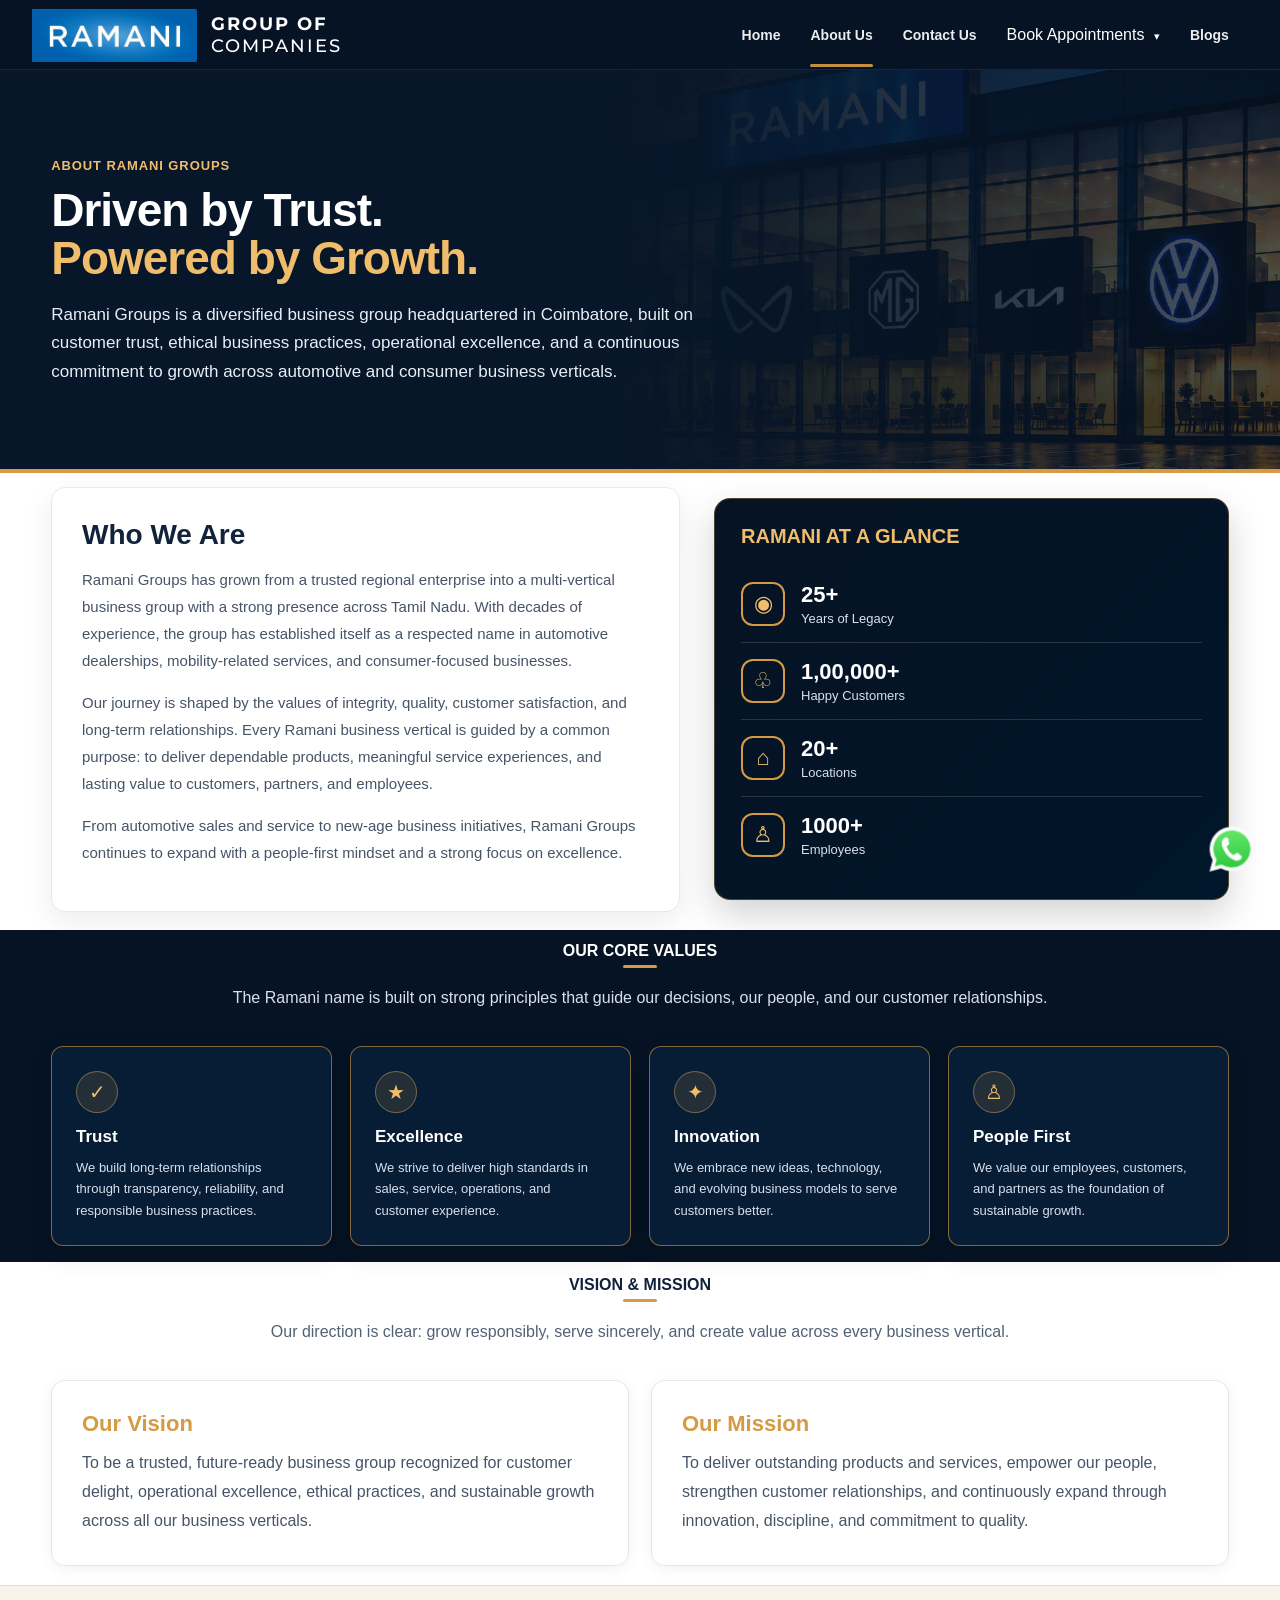
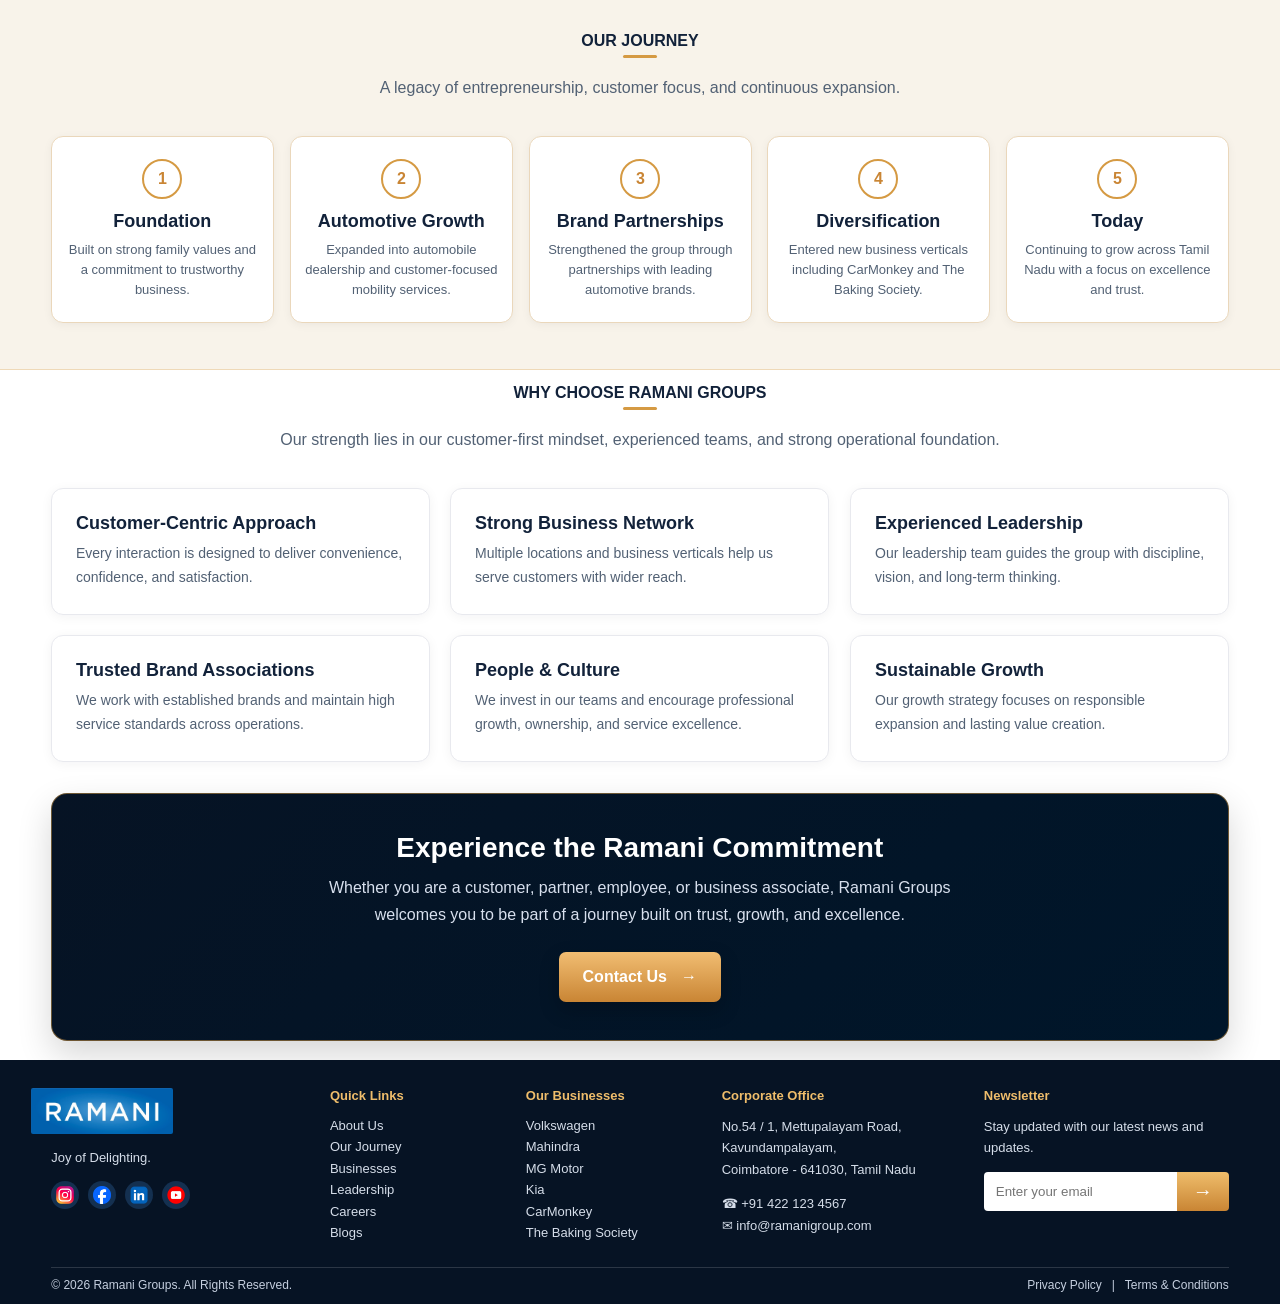
<file: about-us.html>
<!DOCTYPE html>
<!DOCTYPE html>

<html lang="en">
<head>
<meta charset="utf-8"/>
<meta content="width=device-width, initial-scale=1.0" name="viewport"/>
<title>About Us | Ramani Groups</title>
<link href="assets/favicon.png" rel="icon" type="image/png"/>
<link crossorigin="" href="https://fonts.gstatic.com" rel="preconnect"/>
<style>
    :root{
      --navy:#00162a; --deep:#02101f; --gold:#d59a43; --gold2:#efbd6b; --text:#101928; --muted:#667085; --line:#e8e9ee; --white:#fff;
    }
    *{box-sizing:border-box}
    html{scroll-behavior:smooth}
    body{margin:0;font-family:Inter,Arial,Helvetica,sans-serif;color:var(--text);background:#fff}
    .container{width:min(1180px,92%);margin:auto}

    .topbar{height:70px;background:#061324;color:#fff;position:sticky;top:0;z-index:50;border-bottom:1px solid rgba(255,255,255,.08)}
    .nav{height:70px;display:flex;align-items:center}
    .brand{display:flex;align-items:center;text-decoration:none;color:#fff}
    .brand-logo{width:166px;height:53px;object-fit:contain;display:block;border-radius:2px}
    .footer .brand-logo{width:142px;height:auto}
    .menu{margin-left:auto;display:flex;gap:30px;align-items:center}
    .menu a{color:#fff;text-decoration:none;font-size:14px;font-weight:600;opacity:.92;position:relative}
    .menu a.active:after,.menu a:hover:after{content:"";height:3px;background:var(--gold);border-radius:4px;position:absolute;left:0;right:0;bottom:-24px}

    .page-hero{background:linear-gradient(90deg,#071629 0%,#071629 48%,rgba(7,22,41,.72) 100%),url('assets/hero-bg.png') right center/cover no-repeat;color:#fff;padding:86px 0 82px;border-bottom:4px solid var(--gold)}
    .page-hero .eyebrow{color:var(--gold2);text-transform:uppercase;font-weight:900;letter-spacing:.9px;font-size:13px}
    .page-hero h1{margin:12px 0 18px;font-size:46px;line-height:1.05;font-weight:900;letter-spacing:-1px}
    .page-hero p{max-width:680px;font-size:17px;line-height:1.7;margin:0;color:#e8eef7}

    .section{padding:56px 0}
    .section-title{text-align:center;margin:0 0 18px;font-size:26px;font-weight:900;color:#12223a;text-transform:uppercase;position:relative}
    .section-title:after{content:"";display:block;width:48px;height:4px;margin:10px auto 0;background:var(--gold);border-radius:10px}
    .section-lead{max-width:850px;text-align:center;margin:0 auto 34px;color:#526174;font-size:16px;line-height:1.75}

    .about-grid{display:grid;grid-template-columns:1.1fr .9fr;gap:34px;align-items:center}
    .about-card{background:#fff;border:1px solid var(--line);border-radius:14px;padding:30px;box-shadow:0 10px 30px rgba(16,24,40,.08)}
    .about-card h2{margin:0 0 14px;color:#12223a;font-size:28px;line-height:1.2}
    .about-card p{margin:0 0 15px;color:#475467;line-height:1.8;font-size:15px}
    .about-media{background:linear-gradient(135deg,#061324,#00162a);border-radius:16px;padding:26px;color:#fff;box-shadow:0 14px 36px rgba(0,0,0,.18);border:1px solid rgba(213,154,67,.35)}
    .about-media h3{margin:0 0 18px;color:var(--gold2);font-size:20px;text-transform:uppercase}
    .fact{display:flex;align-items:center;gap:16px;padding:16px 0;border-bottom:1px solid rgba(255,255,255,.14)}
    .fact:last-child{border-bottom:0}
    .fact-icon{width:44px;height:44px;border:2px solid var(--gold);border-radius:12px;display:grid;place-items:center;color:var(--gold2);font-size:22px;flex-shrink:0}
    .fact b{display:block;font-size:22px;color:#fff}
    .fact small{display:block;color:#d8e0ee;font-size:13px;margin-top:3px}

    .dark-panel{background:#061324;color:#fff;padding:58px 0}
    .values-grid{display:grid;grid-template-columns:repeat(4,1fr);gap:18px;margin-top:28px}
    .value-card{background:#071d35;border:1px solid rgba(213,154,67,.6);border-radius:12px;padding:24px;min-height:185px;box-shadow:0 8px 24px rgba(0,0,0,.16)}
    .value-card .icon{width:42px;height:42px;border-radius:50%;display:grid;place-items:center;background:rgba(213,154,67,.14);color:var(--gold2);border:1px solid rgba(239,189,107,.4);font-size:20px;margin-bottom:14px}
    .value-card h3{margin:0 0 10px;font-size:17px;color:#fff}
    .value-card p{margin:0;color:#d8e0ee;line-height:1.65;font-size:13px}
    .dark-panel .section-title{color:#fff}
    .dark-panel .section-lead{color:#d8e0ee}

    .mission-grid{display:grid;grid-template-columns:repeat(2,1fr);gap:22px}
    .mission-card{border:1px solid #e6e7eb;border-radius:14px;padding:30px;background:#fff;box-shadow:0 3px 14px rgba(16,24,40,.06)}
    .mission-card h3{margin:0 0 12px;color:#12223a;font-size:22px}
    .mission-card h3 span{color:var(--gold)}
    .mission-card p{margin:0;color:#475467;line-height:1.8}

    .journey-strip{background:#f8f3ea;border-top:1px solid #efd9b8;border-bottom:1px solid #efd9b8;padding:46px 0}
    .timeline{display:grid;grid-template-columns:repeat(5,1fr);gap:16px;margin-top:28px}
    .time-item{text-align:center;background:#fff;border:1px solid #ead7bb;border-radius:12px;padding:22px 14px;box-shadow:0 2px 10px rgba(16,24,40,.05)}
    .time-item b{display:block;color:#12223a;font-size:18px;margin-bottom:8px}
    .time-item p{margin:0;color:#526174;font-size:13px;line-height:1.55}
    .dot{width:40px;height:40px;border:2px solid var(--gold);border-radius:50%;margin:0 auto 12px;display:grid;place-items:center;color:#c98534;background:#fff;font-weight:900}

    .why-grid{display:grid;grid-template-columns:repeat(3,1fr);gap:20px}
    .why-card{padding:24px;border:1px solid var(--line);border-radius:12px;background:#fff;box-shadow:0 2px 12px rgba(16,24,40,.05)}
    .why-card h3{margin:0 0 8px;color:#12223a;font-size:18px}
    .why-card p{margin:0;color:#526174;font-size:14px;line-height:1.7}

    .cta{background:linear-gradient(135deg,#061324,#00162a);border-radius:16px;padding:38px;text-align:center;color:#fff;border:1px solid rgba(213,154,67,.5);box-shadow:0 14px 34px rgba(0,0,0,.16)}
    .cta h2{margin:0 0 10px;font-size:28px}
    .cta p{margin:0 auto 24px;max-width:680px;color:#d8e0ee;line-height:1.7}
    .btn{display:inline-flex;align-items:center;gap:14px;background:linear-gradient(180deg,#f1bd72,#c98534);color:#fff;padding:15px 24px;border-radius:7px;text-decoration:none;font-weight:800;box-shadow:0 8px 20px rgba(0,0,0,.22)}

    .footer{background:#061324;color:#fff;padding:28px 0 12px}
    .foot{display:grid;grid-template-columns:1.5fr 1fr 1fr 1.4fr 1.4fr;gap:30px}
    .foot h4{margin:0 0 12px;color:var(--gold2);font-size:13px}
    .foot p,.foot a,.foot li{font-size:13px;color:#d5dde9;text-decoration:none;line-height:1.65}
    .foot ul{list-style:none;padding:0;margin:0}
    .social{display:flex;gap:9px;margin-top:10px}
    .social span{width:24px;height:24px;border-radius:50%;display:grid;place-items:center;background:#143050;font-size:12px}
    .newsletter{display:flex;margin-top:12px}
    .newsletter input{flex:1;background:#fff;border:0;border-radius:4px 0 0 4px;padding:12px}
    .newsletter button{border:0;background:linear-gradient(180deg,#efbd6b,#c98534);color:#fff;width:52px;border-radius:0 4px 4px 0;font-size:20px}
    .legal{border-top:1px solid rgba(255,255,255,.15);margin-top:18px;padding-top:10px;display:flex;justify-content:space-between;color:#c5cfdf;font-size:12px}
    .legal a{color:#c5cfdf;text-decoration:none}
    .legal a:hover{color:var(--gold2)}
    .whatsapp-float{position:fixed;bottom:25px;right:25px;width:60px;height:60px;border-radius:50%;background:#25D366;color:#fff;display:flex;align-items:center;justify-content:center;font-size:30px;text-decoration:none;z-index:9999;box-shadow:0 4px 12px rgba(0,0,0,.3)}

    @media(max-width:900px){.menu{display:none}.page-hero{padding:70px 0}.page-hero h1{font-size:36px}.about-grid,.mission-grid{grid-template-columns:1fr}.values-grid,.timeline,.why-grid{grid-template-columns:repeat(2,1fr)}.foot{grid-template-columns:1fr 1fr}}
    @media(max-width:560px){.topbar,.nav{height:64px}.brand-logo{width:128px}.page-hero h1{font-size:30px}.values-grid,.timeline,.why-grid,.foot{grid-template-columns:1fr}.legal{display:block}.card,.about-card,.mission-card,.cta{padding:24px}.whatsapp-float{width:54px;height:54px;right:18px;bottom:18px}}
  
    .whatsapp-float{
      position:fixed;
      bottom:25px;
      right:25px;
      width:60px;
      height:60px;
      border-radius:50%;
      background:#25D366;
      color:#fff;
      display:flex;
      align-items:center;
      justify-content:center;
      text-decoration:none;
      z-index:9999;
      box-shadow:0 4px 12px rgba(0,0,0,.3);
      overflow:hidden;
    }
    .whatsapp-float img{width:34px;height:34px;object-fit:contain;display:block}
    .whatsapp-float .wa-text{font-size:30px;line-height:1}
    @media(max-width:560px){.whatsapp-float{width:54px;height:54px;right:18px;bottom:18px}.whatsapp-float img{width:30px;height:30px}}


.whatsapp-float{
  position:fixed;
  bottom:24px;
  right:24px;
  width:72px;
  height:72px;
  display:flex;
  align-items:center;
  justify-content:center;
  text-decoration:none;
  z-index:9999;
  background:transparent;
  border-radius:50%;
  box-shadow:none;
  animation:whatsappFloat 2.2s ease-in-out infinite;
}
.whatsapp-float img{
  width:72px;
  height:72px;
  object-fit:contain;
  display:block;
  filter:drop-shadow(0 6px 12px rgba(0,0,0,.28));
  transition:transform .25s ease, filter .25s ease;
}
.whatsapp-float:hover img{
  transform:scale(1.12) rotate(6deg);
  filter:drop-shadow(0 8px 16px rgba(0,0,0,.35));
}
@keyframes whatsappFloat{
  0%,100%{transform:translateY(0)}
  50%{transform:translateY(-8px)}
}
@media(max-width:560px){
  .whatsapp-float{width:64px;height:64px;right:16px;bottom:16px}
}



/* Copied final header/footer/WhatsApp styling from index page */

    :root{
      --navy:#00162a; --deep:#02101f; --gold:#d59a43; --gold2:#efbd6b; --text:#101928; --muted:#667085; --line:#e8e9ee; --white:#fff;
    }
    *{box-sizing:border-box} html{scroll-behavior:smooth} body{margin:0;font-family:Inter,Arial,Helvetica,sans-serif;color:var(--text);background:#fff}.container{width:min(1180px,92%);margin:auto}.topbar{height:70px;background:#061324;color:#fff;position:sticky;top:0;z-index:50;border-bottom:1px solid rgba(255,255,255,.08)}.nav{height:70px;display:flex;align-items:center}.menu{margin-left:auto}.brand{display:flex;align-items:center;text-decoration:none;color:#fff}.brand-logo{width:166px;height:53px;object-fit:contain;display:block;border-radius:2px}.footer .brand-logo{width:142px;height:auto}.menu{display:flex;gap:30px;align-items:center}.menu a{color:#fff;text-decoration:none;font-size:14px;font-weight:600;opacity:.92;position:relative}.menu a.active:after,.menu a:hover:after{content:"";height:3px;background:var(--gold);border-radius:4px;position:absolute;left:0;right:0;bottom:-24px}.search{font-size:24px;color:#fff;opacity:.85}.hero{background:linear-gradient(90deg,#071629 0%,#071629 38%,rgba(7,22,41,.1) 70%),url('assets/hero-bg.png') right center/cover no-repeat;min-height:calc(100vh - 156px);color:#fff;display:flex;align-items:center}.hero .container{width:100%;max-width:none;margin:0;padding-left:56px}.hero-content{padding:52px 0 38px;max-width:560px;margin:0}.eyebrow{color:var(--gold2);text-transform:uppercase;font-weight:800;letter-spacing:.8px}.hero h1{margin:0 0 18px;font-size:44px;line-height:1.05;font-weight:900;letter-spacing:-1px}.hero h1 .gold{color:var(--gold2)}.hero p{font-size:16px;line-height:1.65;margin:0 0 26px;max-width:435px}.btn{display:inline-flex;align-items:center;gap:14px;background:linear-gradient(180deg,#f1bd72,#c98534);color:#fff;padding:16px 24px;border-radius:7px;text-decoration:none;font-weight:800;box-shadow:0 8px 20px rgba(0,0,0,.22)}.stats-band{background:#061324;color:#fff;border-top:1px solid rgba(255,255,255,.08);border-bottom:1px solid rgba(255,255,255,.08)}.stats{display:grid;grid-template-columns:repeat(5,1fr);gap:0}.stat{display:flex;gap:14px;align-items:center;min-height:86px;padding:18px 22px;border-right:1px solid rgba(255,255,255,.22)}.stat:last-child{border-right:0}.stat-icon{width:38px;height:38px;border:2px solid var(--gold);border-radius:10px;display:grid;place-items:center;color:var(--gold);font-size:21px}.stat b{display:block;font-size:17px}.stat small{font-size:12px;color:#e8eef7}.section{padding:14px 0 18px}.section-title{text-align:center;margin:0 0 16px;font-size:16px;font-weight:900;color:#12223a;text-transform:uppercase;position:relative}.section-title:after{content:"";display:block;width:34px;height:3px;margin:5px auto 0;background:var(--gold);border-radius:10px}.business-grid{display:grid;grid-template-columns:repeat(6,1fr);gap:14px}.biz-card{display:block;text-decoration:none;background:#fff;border:1px solid #e3e4e8;border-radius:8px;overflow:hidden;box-shadow:0 2px 8px rgba(16,24,40,.06);transition:.2s}.biz-card img{width:100%;display:block}.biz-card:hover{transform:translateY(-4px);box-shadow:0 10px 24px rgba(16,24,40,.12)}.journey-timeline{padding:8px 0 4px;position:relative}
.journey-line{position:absolute;left:7%;right:7%;top:31px;height:2px;background:#dfc08d;z-index:0}
.timeline-grid{display:grid;grid-template-columns:repeat(7,1fr);position:relative;z-index:1}
.timeline-item{text-align:center;padding:0 8px;color:#111827}
.timeline-icon{width:42px;height:42px;margin:0 auto 8px;border:2px solid #dfc08d;border-radius:50%;background:#fff;display:grid;place-items:center;color:#c58b3d;font-size:19px;box-shadow:0 0 0 6px #fff}
.timeline-item h3{font-size:13px;margin:0 0 4px;font-weight:900;color:#101928}
.timeline-item p{font-size:11px;line-height:1.25;margin:0;font-weight:600;color:#1f2937}
@media(max-width:900px){.journey-line{display:none}.timeline-grid{grid-template-columns:repeat(2,1fr);gap:18px 10px}.timeline-item{padding:0 12px}}
@media(max-width:560px){.hero{min-height:calc(100vh - 150px)}.timeline-grid{grid-template-columns:1fr}.timeline-icon{margin-bottom:6px}}.dark-panel{background:#061324;color:#fff;padding:12px 0 16px}.lead-head{display:flex;justify-content:space-between;align-items:end;gap:30px;margin-bottom:18px}.lead-head h2{margin:0;font-size:22px}.lead-head p{margin:0;max-width:460px;line-height:1.3;color:#d8e0ee;font-size:13px}.leaders-grid{display:grid;grid-template-columns:repeat(3,1fr);gap:18px}.leader-card{display:block;background:#071d35;border:1px solid var(--gold);border-radius:10px;overflow:hidden;box-shadow:0 8px 24px rgba(0,0,0,.18);opacity:0;transform:translateY(36px);transition:opacity .65s ease,transform .65s ease,box-shadow .25s ease}.leader-card.is-visible{opacity:1;transform:translateY(0)}.leader-card:hover{box-shadow:0 16px 34px rgba(0,0,0,.28);transform:translateY(-4px)}.leader-card img{width:100%;height:140px;aspect-ratio:auto;object-fit:cover;display:block;background:#0b2038}.leader-card.founders-card{grid-column:1/-1;display:grid;grid-template-columns:minmax(280px,38%) 1fr;align-items:stretch}.leader-card.founders-card img{height:100%;aspect-ratio:auto;object-fit:cover}.leader-card.founders-card .leader-copy{display:flex;flex-direction:column;justify-content:center;min-height:238px}.leader-copy{padding:10px 12px;color:#fff;position:relative;min-height:90px}.leader-role{color:var(--gold2);font-size:15px;font-weight:900;text-transform:uppercase;margin-bottom:8px}.leader-copy h3{margin:0 0 4px;font-size:13px;line-height:1.15}.founder-card h3{font-size:18px;line-height:1.25}.founder-card p{font-size:13px;line-height:1.4}.leader-copy p{margin:0;color:#e1e8f3;font-size:11px;line-height:1.25}.leader-copy .quote{color:var(--gold2);font-size:26px;line-height:0;vertical-align:-8px}.leader-copy .designation{color:var(--gold2);font-size:12px;font-weight:800;margin-top:12px}.growth{padding:28px 0}.growth-box{border:1px solid #e8e8e8;border-radius:5px;display:grid;grid-template-columns:repeat(6,1fr);background:#fff;box-shadow:0 2px 8px rgba(16,24,40,.04)}.growth-item{text-align:center;padding:24px 10px;border-right:1px solid #ececec}.growth-item:last-child{border-right:0}.growth-item .gi{font-size:28px;color:var(--gold)}.growth-item b{display:block;font-size:24px;margin:4px 0;color:#14243b}.growth-item small{font-weight:600;color:#39465c}.life-grid{display:grid;grid-template-columns:repeat(5,1fr);gap:12px}.life-grid img{width:100%;height:92px;object-fit:cover;border-radius:7px;box-shadow:0 3px 8px rgba(0,0,0,.14)}.join{text-align:center;margin:12px 0 4px}.join .btn-small{background:#061324;color:#fff;padding:9px 36px;border-radius:4px;text-decoration:none;font-size:13px;font-weight:800}.news{padding-bottom:30px}.news-row{display:grid;grid-template-columns:repeat(4,1fr) 150px;gap:14px;align-items:center}.news-card{border:1px solid #e6e7eb;border-radius:7px;overflow:hidden;background:#fff;box-shadow:0 2px 8px rgba(16,24,40,.05)}.news-card img{width:100%;height:78px;object-fit:cover;display:block}.news-card .copy{padding:8px 10px 12px}.news-card .tag{font-size:11px;color:var(--gold);font-weight:800}.news-card h3{font-size:14px;line-height:1.15;margin:3px 0;font-weight:900}.news-card time{font-size:11px;color:#667085;font-weight:700}.outline{border:1px solid var(--gold);border-radius:5px;padding:14px 18px;color:#8a5b23;text-decoration:none;font-weight:800;text-align:center;background:#fff}.footer{background:#061324;color:#fff;padding:28px 0 12px}.foot{display:grid;grid-template-columns:1.5fr 1fr 1fr 1.4fr 1.4fr;gap:30px}.foot h4{margin:0 0 12px;color:var(--gold2);font-size:13px}.foot p,.foot a,.foot li{font-size:13px;color:#d5dde9;text-decoration:none;line-height:1.65}.foot ul{list-style:none;padding:0;margin:0}.social{display:flex;gap:9px;margin-top:10px}.social a{width:28px;height:28px;border-radius:50%;display:grid;place-items:center;background:#143050;overflow:hidden}.social img{width:18px;height:18px;object-fit:contain;display:block}.newsletter{display:flex;margin-top:12px}.newsletter input{flex:1;background:#fff;border:0;border-radius:4px 0 0 4px;padding:12px}.newsletter button{border:0;background:linear-gradient(180deg,#efbd6b,#c98534);color:#fff;width:52px;border-radius:0 4px 4px 0;font-size:20px}.legal{border-top:1px solid rgba(255,255,255,.15);margin-top:18px;padding-top:10px;display:flex;justify-content:space-between;color:#c5cfdf;font-size:12px}.mobile-note{display:none}@media(max-width:900px){.menu{display:none}.hero{background:linear-gradient(90deg,#071629 0%,rgba(7,22,41,.85) 100%),url('assets/hero-bg.png') center/cover no-repeat;min-height:calc(100vh - 150px)}.hero .container{padding-left:28px;padding-right:24px}.hero h1{font-size:34px}.leaders-grid{grid-template-columns:1fr}.leader-card.founders-card{grid-template-columns:1fr}.leader-card.founders-card img{height:auto;aspect-ratio:4/3}.stats,.business-grid,.growth-box{grid-template-columns:repeat(2,1fr)}.stat:nth-child(even),.growth-item:nth-child(even){border-right:0}.business-grid{gap:10px}.lead-head{display:block}.life-grid,.news-row{grid-template-columns:repeat(2,1fr)}.news-row .outline{grid-column:1/-1}.foot{grid-template-columns:1fr 1fr}}@media(max-width:560px){.brand-logo{width:128px}.hero h1{font-size:29px}.leader-card img{width:100%;aspect-ratio:4/3}.stats,.business-grid,.growth-box,.life-grid,.news-row,.foot{grid-template-columns:1fr}.stat,.growth-item{border-right:0;border-bottom:1px solid rgba(255,255,255,.16)}.growth-item{border-bottom:1px solid #ececec}.legal{display:block}.topbar,.nav{height:64px}}
  
.exec-card{display:flex;align-items:stretch}
.exec-card img{width:140px!important;height:140px!important;flex-shrink:0}
.exec-card .leader-copy{min-height:auto;display:flex;flex-direction:column;justify-content:center}
@media(max-width:768px){.exec-card{display:block}.exec-card img{width:100%!important;height:140px!important}}


.founder-card .leader-role{font-size:17px!important;letter-spacing:.5px}
.founder-card h3{font-size:20px!important;line-height:1.25!important}
.founder-card p{font-size:14px!important;line-height:1.45!important}
.exec-card .leader-role{font-size:14px!important}
.legal a{color:#c5cfdf;text-decoration:none}
.legal a:hover{color:var(--gold2)}


.founder-card .leader-copy{padding:10px 14px!important;min-height:auto!important}
.founder-card .leader-role{font-size:60px!important;line-height:1!important;font-weight:900!important}
.founder-card h3{font-size:24px!important;line-height:1.2!important;margin:6px 0!important}
.founder-card p{font-size:15px!important;line-height:1.4!important}

.popup-overlay{
display:none;
position:fixed;
inset:0;
background:rgba(0,0,0,.66);
z-index:10000;
align-items:center;
justify-content:center;
padding:20px;
backdrop-filter:blur(3px);
}
.popup-box{
background:#fff;
border-radius:16px;
max-width:470px;
width:100%;
overflow:hidden;
position:relative;
border:1px solid rgba(213,154,67,.45);
box-shadow:0 24px 70px rgba(0,0,0,.42);
}
.popup-head{
background:linear-gradient(135deg,#061324,#00162a);
color:#fff;
padding:26px 30px 22px;
text-align:center;
}
.popup-head .eyebrow{
font-size:12px;
letter-spacing:1px;
}
.popup-head h2{
margin:8px 0 8px;
font-size:26px;
line-height:1.15;
font-weight:900;
}
.popup-head p{
margin:0;
font-size:14px;
line-height:1.55;
color:#d8e0ee;
}
.popup-close{
position:absolute;
right:14px;
top:12px;
cursor:pointer;
font-size:28px;
font-weight:bold;
z-index:2;
color:#fff;
background:rgba(255,255,255,.12);
width:34px;
height:34px;
line-height:30px;
text-align:center;
border:1px solid rgba(255,255,255,.18);
border-radius:50%;
}
.lead-form{
padding:24px 30px 28px;
}
.form-group{
margin-bottom:14px;
}
.form-group label{
display:block;
font-size:13px;
font-weight:800;
color:#12223a;
margin-bottom:7px;
}
.form-group input,.form-group textarea{
width:100%;
border:1px solid #e1e5ee;
border-radius:8px;
padding:12px 13px;
font:inherit;
font-size:14px;
color:var(--text);
background:#fff;
outline:none;
transition:border-color .2s,box-shadow .2s;
}
.form-group textarea{
min-height:78px;
resize:vertical;
}
.form-group input:focus,.form-group textarea:focus{
border-color:var(--gold);
box-shadow:0 0 0 4px rgba(213,154,67,.14);
}
.form-submit{
width:100%;
border:0;
cursor:pointer;
justify-content:center;
margin-top:4px;
}
.form-note{
font-size:12px;
line-height:1.45;
color:var(--muted);
text-align:center;
margin:12px 0 0;
}
.form-success{
display:none;
margin-top:12px;
padding:12px;
border-radius:8px;
background:#f8f3ea;
color:#7c531f;
font-size:13px;
font-weight:800;
text-align:center;
}
@media(max-width:560px){.popup-head{padding:24px 22px 20px}.lead-form{padding:22px}.popup-head h2{font-size:23px}}


.brand{
display:flex;
align-items:center;
gap:14px;
margin-left:-20px;
}
.brand-text{
display:flex;
flex-direction:column;
line-height:1;
color:#fff;
font-family:'Montserrat', Arial, sans-serif;
}
.brand-text span{
font-size:18px;
font-weight:700;
letter-spacing:2px;
}
.brand-text small{
font-size:18px;
font-weight:500;
letter-spacing:2px;
margin-top:4px;
}



/* Header appointment dropdown */
.menu .menu-dropdown{position:relative;display:inline-flex;align-items:center}
.menu .appointment-toggle{cursor:default}
.menu .drop-arrow{font-size:11px;margin-left:5px}
.menu .dropdown-menu{
  display:none;
  position:absolute;
  top:100%;
  left:0;
  min-width:238px;
  background:#061324;
  border:1px solid rgba(213,154,67,.55);
  border-radius:8px;
  padding:8px 0;
  box-shadow:0 12px 28px rgba(0,0,0,.28);
  z-index:1000;
}
.menu .menu-dropdown::after{
  content:"";
  position:absolute;
  left:0;
  right:0;
  top:100%;
  height:18px;
}
.menu .menu-dropdown:hover .dropdown-menu,.menu .menu-dropdown:focus-within .dropdown-menu{display:block}
.menu .dropdown-menu a{
  display:block;
  padding:11px 16px;
  white-space:nowrap;
  font-size:13px;
}
.menu .dropdown-menu a:hover{background:rgba(213,154,67,.14);color:#fff}
.menu .dropdown-menu a:hover:after{display:none!important}




/* Mobile header menu improvements */
.mobile-menu-toggle{
  display:none;
  margin-left:auto;
  width:42px;
  height:42px;
  border:1px solid rgba(255,255,255,.25);
  border-radius:8px;
  background:rgba(255,255,255,.06);
  cursor:pointer;
  align-items:center;
  justify-content:center;
  flex-direction:column;
  gap:5px;
  padding:0;
}
.mobile-menu-toggle span{
  display:block;
  width:22px;
  height:2px;
  background:#fff;
  border-radius:4px;
}
@media(max-width:900px){
  .topbar{z-index:9998}
  .nav{position:relative}
  .mobile-menu-toggle{display:flex}
  .menu{
    display:none;
    position:absolute;
    top:70px;
    left:0;
    right:0;
    margin-left:0;
    width:100%;
    background:#061324;
    border:1px solid rgba(213,154,67,.35);
    border-radius:0 0 12px 12px;
    box-shadow:0 18px 38px rgba(0,0,0,.34);
    padding:12px;
    flex-direction:column;
    align-items:stretch;
    gap:0;
  }
  .menu.is-open{display:flex}
  .menu a,.menu .appointment-toggle{
    display:block;
    padding:13px 14px;
    border-bottom:1px solid rgba(255,255,255,.08);
    font-size:14px;
  }
  .menu a.active:after,.menu a:hover:after{display:none}
  .menu .menu-dropdown{
    display:block;
    width:100%;
  }
  .menu .menu-dropdown::after{display:none}
  .menu .dropdown-menu{
    display:block;
    position:static;
    min-width:0;
    width:100%;
    margin:0 0 6px;
    padding:0 0 0 14px;
    border:0;
    border-radius:0;
    background:rgba(255,255,255,.04);
    box-shadow:none;
  }
  .menu .dropdown-menu a{
    padding:11px 14px;
    font-size:13px;
  }
}
@media(max-width:560px){
  .menu{top:64px}
  .brand{gap:8px;margin-left:0}
  .brand-text span{font-size:20px;letter-spacing:1px}
  .brand-text small{font-size:8px;letter-spacing:1.2px}
  .hero .container{padding-left:20px;padding-right:20px}
  .btn{width:100%;justify-content:center;text-align:center;padding:14px 18px}
  .outline{display:block;width:100%}
  .foot{gap:20px}
  .newsletter{max-width:100%}
}


/* Mobile-only layout refinements requested */
@media(max-width:560px){
  .brand-text span,
  .brand-text small{
    font-size:11px!important;
    line-height:1.05!important;
    letter-spacing:1.4px!important;
    font-weight:700!important;
  }
  .brand-text small{margin-top:3px!important}

  #businesses .business-grid{
    grid-template-columns:repeat(2,1fr)!important;
    gap:10px!important;
  }

  #journey .timeline-grid{
    grid-template-columns:repeat(2,1fr)!important;
    gap:18px 10px!important;
  }
  #journey .timeline-item:nth-child(7){
    grid-column:1 / -1;
    max-width:52%;
    margin:0 auto;
  }

  #leadership .exec-card{
    display:flex!important;
    align-items:stretch!important;
  }
  #leadership .exec-card img{
    width:42%!important;
    height:auto!important;
    min-height:150px!important;
    aspect-ratio:auto!important;
    object-fit:cover!important;
    flex:0 0 42%!important;
  }
  #leadership .exec-card .leader-copy{
    flex:1!important;
    min-height:auto!important;
    justify-content:center!important;
    padding:10px!important;
  }
  #leadership .exec-card .leader-role{font-size:11px!important;margin-bottom:5px!important}
  #leadership .exec-card h3{font-size:12px!important;line-height:1.2!important}
  #leadership .exec-card p{font-size:10px!important;line-height:1.25!important}
}


/* Mobile Chrome final refinements - desktop unchanged */
@media(max-width:560px){
  /* Reduce first/hero container height */
  .hero{
    min-height:auto!important;
    padding:34px 0 30px!important;
    align-items:flex-start!important;
  }
  .hero .container,
  .hero-content{
    padding-top:18px!important;
    padding-bottom:12px!important;
  }
  .hero h1{
    font-size:25px!important;
    line-height:1.12!important;
    margin-bottom:12px!important;
  }
  .hero p{
    font-size:14px!important;
    line-height:1.45!important;
    margin-bottom:16px!important;
  }

  /* Growth: 2 + 2 + 2 */
  .growth-box{
    grid-template-columns:repeat(2,1fr)!important;
  }
  .growth-item{
    border-right:1px solid #ececec!important;
    border-bottom:1px solid #ececec!important;
    padding:18px 8px!important;
  }
  .growth-item:nth-child(even){border-right:0!important}
  .growth-item:nth-last-child(-n+2){border-bottom:0!important}

  /* Life at Ramani: 4:3 images, final row image + button */
  #life .container{
    display:grid!important;
    grid-template-columns:repeat(2,1fr)!important;
    gap:12px!important;
    align-items:center!important;
  }
  #life .section-title{grid-column:1 / -1!important}
  #life .life-grid{display:contents!important}
  #life .life-grid img{
    width:100%!important;
    height:auto!important;
    aspect-ratio:4 / 3!important;
    object-fit:cover!important;
  }
  #life .join{
    margin:0!important;
    align-self:center!important;
    text-align:center!important;
  }
  #life .join .btn-small{
    display:flex!important;
    min-height:100%!important;
    aspect-ratio:4 / 3!important;
    align-items:center!important;
    justify-content:center!important;
    padding:10px!important;
    font-size:12px!important;
    line-height:1.2!important;
  }

  /* News: two columns, card image left and text right */
  #news .news-row{
    grid-template-columns:repeat(2,1fr)!important;
    gap:12px!important;
  }
  #news .news-card{
    display:grid!important;
    grid-template-columns:42% 58%!important;
    align-items:stretch!important;
  }
  #news .news-card img{
    width:100%!important;
    height:100%!important;
    min-height:96px!important;
    object-fit:cover!important;
  }
  #news .news-card .copy{
    padding:8px!important;
  }
  #news .news-card h3{
    font-size:11px!important;
    line-height:1.18!important;
  }
  #news .news-card .tag,
  #news .news-card time{
    font-size:9px!important;
  }
  #news .outline{
    grid-column:1 / -1!important;
    width:auto!important;
    justify-self:center!important;
    padding:12px 24px!important;
  }

  /* Footer: 2-column mobile layout */
  .footer .foot{
    grid-template-columns:repeat(2,1fr)!important;
    gap:22px 18px!important;
    align-items:start!important;
  }
  .footer .foot > div:first-child{
    display:none!important;
  }
  .footer .foot h4{font-size:12px!important;margin-bottom:8px!important}
  .footer .foot p,
  .footer .foot a,
  .footer .foot li{font-size:11px!important;line-height:1.55!important}
  .footer .newsletter{
    display:flex!important;
    width:100%!important;
  }
  .footer .newsletter input{min-width:0!important;padding:9px!important;font-size:11px!important}
  .footer .newsletter button{width:38px!important;font-size:16px!important}
  .footer .legal{
    display:flex!important;
    justify-content:space-between!important;
    gap:10px!important;
    align-items:center!important;
    font-size:10px!important;
  }
  .footer .legal span:first-child{text-align:left!important;flex:1!important}
  .footer .legal span:last-child{text-align:right!important;flex:1!important}
}



/* Mobile viewport fit fixes - Chrome mobile only */
@media(max-width:560px){
  html, body{
    width:100%!important;
    max-width:100%!important;
    overflow-x:hidden!important;
  }
  body{
    position:relative!important;
  }
  img, video, iframe{
    max-width:100%!important;
  }
  .container{
    width:100%!important;
    max-width:100%!important;
    padding-left:12px!important;
    padding-right:12px!important;
    margin-left:0!important;
    margin-right:0!important;
  }
  .topbar, .nav{
    width:100%!important;
    max-width:100vw!important;
  }
  .nav{
    padding-left:10px!important;
    padding-right:10px!important;
  }
  .brand{
    margin-left:0!important;
    gap:8px!important;
    min-width:0!important;
    max-width:calc(100vw - 64px)!important;
  }
  .brand-logo{
    width:96px!important;
    max-width:34vw!important;
    height:auto!important;
  }
  .brand-text{
    min-width:0!important;
  }
  .brand-text span,
  .brand-text small{
    letter-spacing:1px!important;
    white-space:nowrap!important;
  }
  .brand-text span{font-size:17px!important}
  .brand-text small{font-size:17px!important;line-height:1!important}

  .mobile-menu-toggle{
    flex:0 0 auto!important;
    margin-left:auto!important;
  }
  .menu{
    left:12px!important;
    right:12px!important;
    width:auto!important;
    max-width:calc(100vw - 24px)!important;
    overflow:hidden!important;
  }
  .menu a, .menu .appointment-toggle{
    white-space:normal!important;
    word-break:normal!important;
  }

  .hero .container{
    padding-left:14px!important;
    padding-right:14px!important;
  }
  .hero h1{
    font-size:23px!important;
    word-break:normal!important;
  }
  .btn, .outline, .join .btn-small{
    max-width:100%!important;
    box-sizing:border-box!important;
  }

  .stats, .business-grid, .timeline-grid, .growth-box, #news .news-row, .footer .foot{
    width:100%!important;
    max-width:100%!important;
    min-width:0!important;
  }
  .stat, .biz-card, .timeline-item, .growth-item, .news-card, .footer .foot > div{
    min-width:0!important;
  }

  .business-grid{
    grid-template-columns:repeat(2,minmax(0,1fr))!important;
    gap:10px!important;
  }
  .biz-card img{
    width:100%!important;
    height:auto!important;
  }

  .timeline-grid{
    grid-template-columns:repeat(2,minmax(0,1fr))!important;
    gap:14px 8px!important;
  }
  .timeline-item:last-child{
    grid-column:1 / -1!important;
    max-width:50%!important;
    justify-self:center!important;
  }

  #leadership .exec-card{
    width:100%!important;
    max-width:100%!important;
    grid-template-columns:none!important;
  }
  #leadership .exec-card img{
    width:40%!important;
    flex-basis:40%!important;
    min-width:0!important;
    min-height:128px!important;
  }
  #leadership .exec-card .leader-copy{
    min-width:0!important;
    overflow-wrap:anywhere!important;
  }

  #life .container{
    grid-template-columns:repeat(2,minmax(0,1fr))!important;
  }
  #life .join .btn-small{
    width:100%!important;
  }

  #news .news-row{
    grid-template-columns:repeat(2,minmax(0,1fr))!important;
    gap:10px!important;
  }
  #news .news-card{
    grid-template-columns:40% minmax(0,60%)!important;
    min-width:0!important;
  }
  #news .news-card img{
    min-height:86px!important;
  }
  #news .news-card .copy{
    min-width:0!important;
    overflow-wrap:anywhere!important;
    padding:6px!important;
  }
  #news .news-card h3{
    font-size:10px!important;
    line-height:1.15!important;
    margin:2px 0!important;
  }

  .footer .foot{
    grid-template-columns:repeat(2,minmax(0,1fr))!important;
    gap:18px 12px!important;
  }
  .footer .newsletter{
    min-width:0!important;
  }
  .footer .newsletter input{
    width:calc(100% - 34px)!important;
    min-width:0!important;
  }
  .footer .newsletter button{
    width:34px!important;
    flex:0 0 34px!important;
  }
  .footer .legal{
    width:100%!important;
    max-width:100%!important;
    gap:8px!important;
    align-items:flex-start!important;
  }
  .footer .legal span{
    min-width:0!important;
    overflow-wrap:anywhere!important;
    font-size:9px!important;
  }
  .footer .legal span:last-child{
    white-space:normal!important;
  }

  .popup-box{
    max-width:calc(100vw - 24px)!important;
  }
  .whatsapp-float{
    right:12px!important;
    bottom:12px!important;
    width:52px!important;
    height:52px!important;
  }
}



.whatsapp-float{
  position:fixed;
  right:20px;
  bottom:20px;
  width:60px;
  height:60px;
  z-index:9999;
}
.whatsapp-float img{
  width:100%;
  height:100%;
  object-fit:contain;
}
</style>

<link href="https://fonts.googleapis.com/css2?family=Montserrat:wght@500;700&amp;display=swap" rel="stylesheet"/>
</head>
<body>
<header class="topbar">
<div class="container nav">
<a class="brand" href="index.html" rel="noopener noreferrer" target="_blank">
<img alt="Ramani logo" class="brand-logo" src="assets/ramani-logo.png"/>
<div class="brand-text">
<span>GROUP OF</span>
<small>COMPANIES</small>
</div>
</a><button aria-controls="primaryMenu" aria-expanded="false" aria-label="Open menu" class="mobile-menu-toggle" type="button"><span></span><span></span><span></span></button>
<nav class="menu" id="primaryMenu"><a href="index.html" rel="noopener noreferrer">Home</a><a class="active" href="about-us.html" rel="noopener noreferrer" target="_blank">About Us</a><a href="contact-us.html" rel="noopener noreferrer" target="_blank">Contact Us</a><div class="menu-dropdown"><span class="appointment-toggle" tabindex="0">Book Appointments <span class="drop-arrow">▾</span></span><div class="dropdown-menu"><a href="Book-service-test-drive.html#test-drive" rel="noopener noreferrer" target="_blank">Book Test Drive</a><a href="Book-service-test-drive.html#service-appointment" rel="noopener noreferrer" target="_blank">Book Service Appointment</a></div></div><a href="index.html#blogs" rel="noopener noreferrer" target="_blank">Blogs</a></nav>
</div>
</header>
<main>
<section class="page-hero">
<div class="container">
<span class="eyebrow">About Ramani Groups</span>
<h1>Driven by Trust.<br/><span style="color:var(--gold2)">Powered by Growth.</span></h1>
<p>Ramani Groups is a diversified business group headquartered in Coimbatore, built on customer trust, ethical business practices, operational excellence, and a continuous commitment to growth across automotive and consumer business verticals.</p>
</div>
</section>
<section class="section">
<div class="container about-grid">
<div class="about-card">
<h2>Who We Are</h2>
<p>Ramani Groups has grown from a trusted regional enterprise into a multi-vertical business group with a strong presence across Tamil Nadu. With decades of experience, the group has established itself as a respected name in automotive dealerships, mobility-related services, and consumer-focused businesses.</p>
<p>Our journey is shaped by the values of integrity, quality, customer satisfaction, and long-term relationships. Every Ramani business vertical is guided by a common purpose: to deliver dependable products, meaningful service experiences, and lasting value to customers, partners, and employees.</p>
<p>From automotive sales and service to new-age business initiatives, Ramani Groups continues to expand with a people-first mindset and a strong focus on excellence.</p>
</div>
<div class="about-media">
<h3>Ramani at a Glance</h3>
<div class="fact"><span class="fact-icon">◉</span><div><b>25+</b><small>Years of Legacy</small></div></div>
<div class="fact"><span class="fact-icon">♧</span><div><b>1,00,000+</b><small>Happy Customers</small></div></div>
<div class="fact"><span class="fact-icon">⌂</span><div><b>20+</b><small>Locations</small></div></div>
<div class="fact"><span class="fact-icon">♙</span><div><b>1000+</b><small>Employees</small></div></div>
</div>
</div>
</section>
<section class="dark-panel">
<div class="container">
<h2 class="section-title">Our Core Values</h2>
<p class="section-lead">The Ramani name is built on strong principles that guide our decisions, our people, and our customer relationships.</p>
<div class="values-grid">
<div class="value-card"><div class="icon">✓</div><h3>Trust</h3><p>We build long-term relationships through transparency, reliability, and responsible business practices.</p></div>
<div class="value-card"><div class="icon">★</div><h3>Excellence</h3><p>We strive to deliver high standards in sales, service, operations, and customer experience.</p></div>
<div class="value-card"><div class="icon">✦</div><h3>Innovation</h3><p>We embrace new ideas, technology, and evolving business models to serve customers better.</p></div>
<div class="value-card"><div class="icon">♙</div><h3>People First</h3><p>We value our employees, customers, and partners as the foundation of sustainable growth.</p></div>
</div>
</div>
</section>
<section class="section">
<div class="container">
<h2 class="section-title">Vision &amp; Mission</h2>
<p class="section-lead">Our direction is clear: grow responsibly, serve sincerely, and create value across every business vertical.</p>
<div class="mission-grid">
<div class="mission-card">
<h3><span>Our Vision</span></h3>
<p>To be a trusted, future-ready business group recognized for customer delight, operational excellence, ethical practices, and sustainable growth across all our business verticals.</p>
</div>
<div class="mission-card">
<h3><span>Our Mission</span></h3>
<p>To deliver outstanding products and services, empower our people, strengthen customer relationships, and continuously expand through innovation, discipline, and commitment to quality.</p>
</div>
</div>
</div>
</section>
<section class="journey-strip">
<div class="container">
<h2 class="section-title">Our Journey</h2>
<p class="section-lead">A legacy of entrepreneurship, customer focus, and continuous expansion.</p>
<div class="timeline">
<div class="time-item"><div class="dot">1</div><b>Foundation</b><p>Built on strong family values and a commitment to trustworthy business.</p></div>
<div class="time-item"><div class="dot">2</div><b>Automotive Growth</b><p>Expanded into automobile dealership and customer-focused mobility services.</p></div>
<div class="time-item"><div class="dot">3</div><b>Brand Partnerships</b><p>Strengthened the group through partnerships with leading automotive brands.</p></div>
<div class="time-item"><div class="dot">4</div><b>Diversification</b><p>Entered new business verticals including CarMonkey and The Baking Society.</p></div>
<div class="time-item"><div class="dot">5</div><b>Today</b><p>Continuing to grow across Tamil Nadu with a focus on excellence and trust.</p></div>
</div>
</div>
</section>
<section class="section">
<div class="container">
<h2 class="section-title">Why Choose Ramani Groups</h2>
<p class="section-lead">Our strength lies in our customer-first mindset, experienced teams, and strong operational foundation.</p>
<div class="why-grid">
<div class="why-card"><h3>Customer-Centric Approach</h3><p>Every interaction is designed to deliver convenience, confidence, and satisfaction.</p></div>
<div class="why-card"><h3>Strong Business Network</h3><p>Multiple locations and business verticals help us serve customers with wider reach.</p></div>
<div class="why-card"><h3>Experienced Leadership</h3><p>Our leadership team guides the group with discipline, vision, and long-term thinking.</p></div>
<div class="why-card"><h3>Trusted Brand Associations</h3><p>We work with established brands and maintain high service standards across operations.</p></div>
<div class="why-card"><h3>People &amp; Culture</h3><p>We invest in our teams and encourage professional growth, ownership, and service excellence.</p></div>
<div class="why-card"><h3>Sustainable Growth</h3><p>Our growth strategy focuses on responsible expansion and lasting value creation.</p></div>
</div>
</div>
</section>
<section class="section">
<div class="container">
<div class="cta">
<h2>Experience the Ramani Commitment</h2>
<p>Whether you are a customer, partner, employee, or business associate, Ramani Groups welcomes you to be part of a journey built on trust, growth, and excellence.</p>
<a class="btn" href="contact-us.html">Contact Us <span>→</span></a>
</div>
</div>
</section>
</main>
<footer class="footer" id="contact">
<div class="container foot">
<div>
<a class="brand" href="index.html" rel="noopener noreferrer" target="_blank"><img alt="Ramani logo" class="brand-logo" src="assets/ramani-logo.png"/></a>
<p>Joy of Delighting.</p>
<div class="social"><a aria-label="Instagram" href="https://www.instagram.com/ramani_cars/" rel="noopener noreferrer" target="_blank"><img alt="Instagram" src="assets/instagram.png"/></a><a aria-label="Facebook" href="https://www.facebook.com/profile.php?id=61587412320904" rel="noopener noreferrer" target="_blank"><img alt="Facebook" src="assets/facebook.png"/></a><a aria-label="LinkedIn" href=""><img alt="LinkedIn" src="assets/linkedin.png"/></a><a aria-label="YouTube" href=""><img alt="YouTube" src="assets/youtube.png"/></a></div>
</div>
<div>
<h4>Quick Links</h4>
<ul>
<li><a href="about-us.html" rel="noopener noreferrer" target="_blank">About Us</a></li>
<li><a href="index.html#journey" rel="noopener noreferrer" target="_blank">Our Journey</a></li>
<li><a href="index.html#businesses" rel="noopener noreferrer" target="_blank">Businesses</a></li>
<li><a href="index.html#leadership" rel="noopener noreferrer" target="_blank">Leadership</a></li>
<li><a href="careers.html" rel="noopener noreferrer" target="_blank">Careers</a></li>
<li><a href="index.html#blogs" rel="noopener noreferrer" target="_blank">Blogs</a></li>
</ul>
</div>
<div>
<h4>Our Businesses</h4>
<ul>
<li>Volkswagen</li>
<li>Mahindra</li>
<li><a href="https://www.ramanimg.co.in/" rel="noopener noreferrer" target="_blank">MG Motor</a></li>
<li><a href="https://www.ramanikia.co.in/" rel="noopener noreferrer" target="_blank">Kia</a></li>
<li>CarMonkey</li>
<li><a href="https://www.thebakingsociety.in/" rel="noopener noreferrer" target="_blank">The Baking Society</a></li>
</ul>
</div>
<div>
<h4>Corporate Office</h4>
<p>No.54 / 1, Mettupalayam Road,<br/>Kavundampalayam,<br/>Coimbatore - 641030, Tamil Nadu</p>
<p>☎ +91 422 123 4567<br/>✉ info@ramanigroup.com</p>
</div>
<div>
<h4>Newsletter</h4>
<p>Stay updated with our latest news and updates.</p>
<form class="newsletter"><input placeholder="Enter your email" type="email"/><button type="submit">→</button></form>
</div>
</div>
<div class="container legal">
<span>© 2026 Ramani Groups. All Rights Reserved.</span>
<span><a href="privacy-policy.html" rel="noopener noreferrer" target="_blank">Privacy Policy</a>   |   <a href="terms-and-conditions.html" rel="noopener noreferrer" target="_blank">Terms &amp; Conditions</a></span>
</div>
</footer>




<style>
.whatsapp-float{
  position:fixed;
  right:20px;
  bottom:20px;
  width:60px;
  height:60px;
  z-index:9999;
}
.whatsapp-float img{
  width:100%;
  height:100%;
  object-fit:contain;
}
</style>
<a class="whatsapp-float" href="#" rel="noopener noreferrer" target="_blank">
<img alt="WhatsApp" src="assets/whatsapp.png"/>
</a>
<script>
(function(){
  const toggle = document.querySelector('.mobile-menu-toggle');
  const menu = document.getElementById('primaryMenu');
  if(!toggle || !menu) return;
  toggle.addEventListener('click', function(){
    const isOpen = menu.classList.toggle('is-open');
    toggle.setAttribute('aria-expanded', isOpen ? 'true' : 'false');
  });
  menu.querySelectorAll('a').forEach(function(link){
    link.addEventListener('click', function(){
      if(window.innerWidth <= 900){
        menu.classList.remove('is-open');
        toggle.setAttribute('aria-expanded','false');
      }
    });
  });
})();
</script>
<style>
/* Final About Us page reveal animation */
.page-hero{
  opacity:1;
  transform:none;
}
.reveal-on-scroll{
  opacity:0;
  transform:translateY(70px);
  transition:opacity .9s ease, transform .9s cubic-bezier(.22,1,.36,1);
  will-change:opacity, transform;
}
.reveal-on-scroll.is-visible{
  opacity:1;
  transform:translateY(0);
}
.reveal-delay-1{transition-delay:.08s}
.reveal-delay-2{transition-delay:.16s}
.reveal-delay-3{transition-delay:.24s}
.reveal-delay-4{transition-delay:.32s}

/* Correct active header underline for About Us page */
.menu a:after,
.menu .appointment-toggle:after{
  display:none!important;
}
.menu a.active:after{
  content:""!important;
  display:block!important;
  height:3px!important;
  background:var(--gold)!important;
  border-radius:4px!important;
  position:absolute!important;
  left:0!important;
  right:0!important;
  bottom:-24px!important;
}
@media(max-width:900px){
  .menu a.active:after{display:none!important}
}

/* Static WhatsApp button - no floating/hover animation */
.whatsapp-float,
.whatsapp-float:hover,
.whatsapp-float img,
.whatsapp-float:hover img{
  animation:none!important;
  transform:none!important;
  transition:none!important;
}
.whatsapp-float img{
  filter:none!important;
}

@media(prefers-reduced-motion:reduce){
  .reveal-on-scroll{
    opacity:1!important;
    transform:none!important;
    transition:none!important;
  }
}
</style>
<script>
(function(){
  const revealTargets = [
    'main > section:not(.page-hero)',
    '.about-card',
    '.about-media',
    '.value-card',
    '.mission-card',
    '.time-item',
    '.why-card',
    '.cta',
    '.footer'
  ];

  const elements = [];
  revealTargets.forEach(function(selector){
    document.querySelectorAll(selector).forEach(function(el){
      if(!elements.includes(el)){
        elements.push(el);
      }
    });
  });

  elements.forEach(function(el, index){
    el.classList.add('reveal-on-scroll');
    el.classList.add('reveal-delay-' + ((index % 4) + 1));
  });

  function show(el){ el.classList.add('is-visible'); }

  if(!('IntersectionObserver' in window)){
    elements.forEach(show);
    return;
  }

  const observer = new IntersectionObserver(function(entries){
    entries.forEach(function(entry){
      if(entry.isIntersecting){
        show(entry.target);
        observer.unobserve(entry.target);
      }
    });
  }, {
    threshold:0.12,
    rootMargin:'0px 0px -70px 0px'
  });

  elements.forEach(function(el){ observer.observe(el); });
})();
</script>


<style>
/* WhatsApp floating button matched exactly to Index page */
.whatsapp-float{
  position:fixed!important;
  right:20px!important;
  bottom:20px!important;
  width:60px!important;
  height:60px!important;
  z-index:9999!important;
  background:transparent!important;
  border-radius:0!important;
  box-shadow:none!important;
  overflow:visible!important;
  display:block!important;
  padding:0!important;
  animation:none!important;
  transform:none!important;
  transition:none!important;
}
.whatsapp-float:hover{
  animation:none!important;
  transform:none!important;
  transition:none!important;
}
.whatsapp-float img{
  width:100%!important;
  height:100%!important;
  object-fit:contain!important;
  display:block!important;
  filter:none!important;
  animation:none!important;
  transform:none!important;
  transition:none!important;
}
.whatsapp-float:hover img{
  filter:none!important;
  animation:none!important;
  transform:none!important;
  transition:none!important;
}
</style>
<script src="ramani-leads.js"></script>
</body>
</html>
</file>
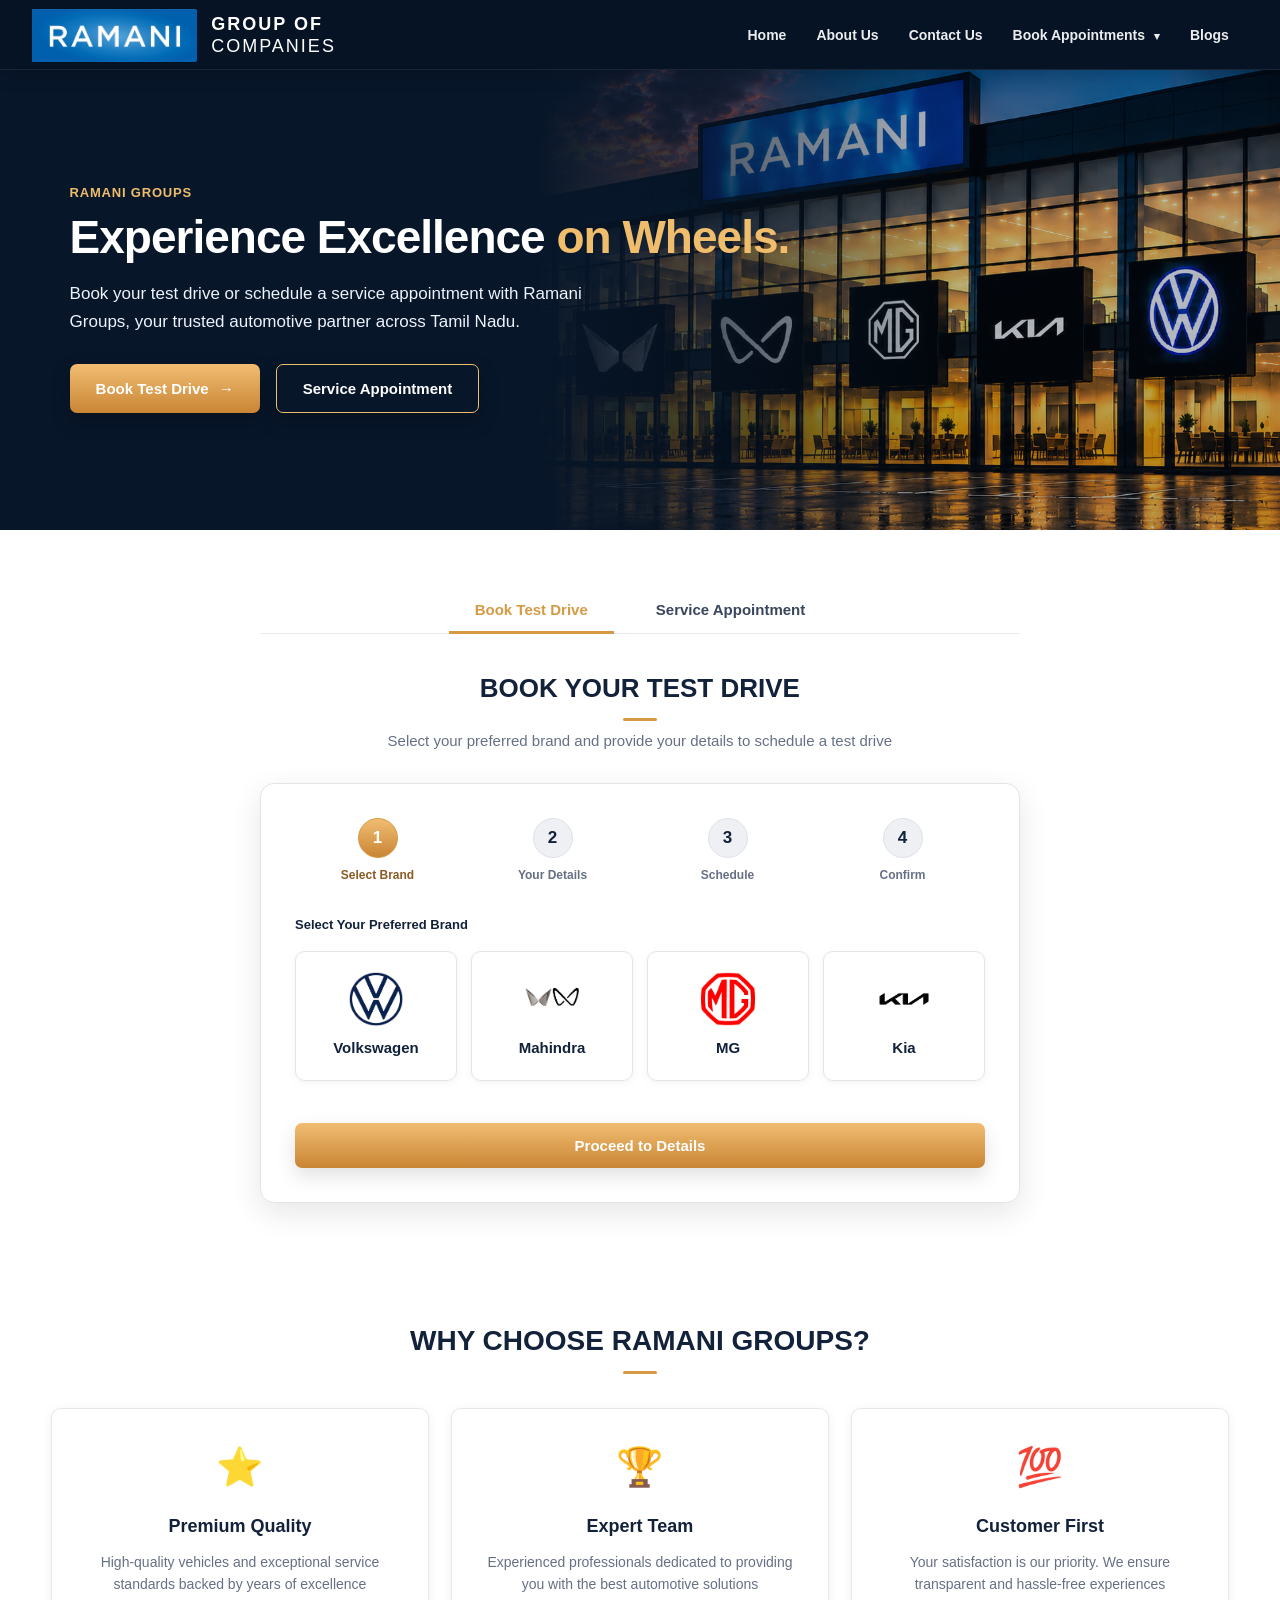
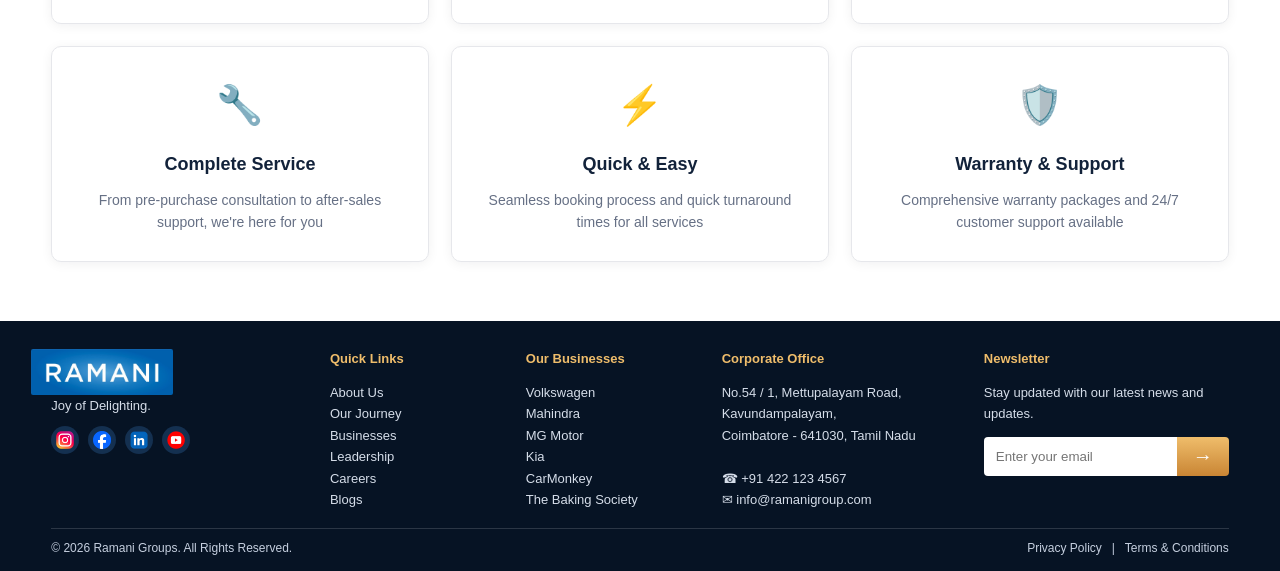
<file: book-service-test-drive.html>
<!DOCTYPE html>

<html lang="en">
<head>
<meta charset="utf-8"/>
<meta content="width=device-width, initial-scale=1.0" name="viewport"/>
<title>Ramani Groups - Test Drive &amp; Service Appointments</title>
<link href="assets/favicon.png" rel="icon" type="image/png"/>
<link crossorigin="" href="https://fonts.gstatic.com" rel="preconnect"/>
<style>

    :root{
      --navy:#00162a; --deep:#02101f; --brand-dark:#061324; --card-dark:#071d35;
      --gold:#d59a43; --gold2:#efbd6b; --text:#101928; --muted:#667085;
      --line:#e8e9ee; --soft:#f8f3ea; --white:#fff;
    }
    *{margin:0;padding:0;box-sizing:border-box}
    html{scroll-behavior:smooth}
    body{font-family:Inter,Arial,Helvetica,sans-serif;line-height:1.6;color:var(--text);background:#fff}
    .container{width:min(1180px,92%);margin:auto;padding:0}

    header.topbar{height:70px;background:var(--brand-dark);color:#fff;position:sticky;top:0;z-index:100;border-bottom:1px solid rgba(255,255,255,.08);box-shadow:0 4px 18px rgba(0,0,0,.16)}
    .header-container{height:70px;width:min(1180px,92%);margin:auto;display:flex;justify-content:space-between;align-items:center;padding:0}
    .brand{display:flex;align-items:center;text-decoration:none;color:#fff}
    .brand-logo{width:166px;height:53px;object-fit:contain;display:block;border-radius:2px}
    .logo{font-size:0;line-height:0}
    nav{display:flex;gap:30px;align-items:center}
    nav a{color:#fff;text-decoration:none;font-size:14px;font-weight:600;opacity:.92;position:relative;margin-left:0;transition:opacity .2s,color .2s}
    nav a:hover{opacity:1;color:#fff}
    nav a:hover:after{content:"";height:3px;background:var(--gold);border-radius:4px;position:absolute;left:0;right:0;bottom:-24px}

    .hero{background:linear-gradient(90deg,#071629 0%,#071629 42%,rgba(7,22,41,.28) 75%),url('assets/hero-bg.png') right center/cover no-repeat;color:#fff;padding:88px 20px 92px;text-align:left;min-height:460px;display:flex;align-items:center}
    .hero-content{width:min(1180px,92%);margin:auto;max-width:none}
    .eyebrow{color:var(--gold2);text-transform:uppercase;font-weight:800;letter-spacing:.8px;font-size:13px;display:block;margin-bottom:10px}
    .hero h1{font-size:46px;line-height:1.06;margin-bottom:18px;font-weight:900;letter-spacing:-1px;max-width:760px}
    .hero h1 .gold{color:var(--gold2)}
    .hero p{font-size:17px;line-height:1.65;margin-bottom:28px;max-width:560px;color:#edf3fb;opacity:1}
    .cta-buttons{display:flex;gap:16px;justify-content:flex-start;flex-wrap:wrap}
    .btn{display:inline-flex;align-items:center;justify-content:center;gap:10px;background:linear-gradient(180deg,#f1bd72,#c98534);color:#fff;padding:15px 26px;border-radius:7px;text-decoration:none;font-weight:800;border:0;box-shadow:0 8px 20px rgba(0,0,0,.22);cursor:pointer;transition:transform .2s,box-shadow .2s,background .2s;font-size:15px}
    .btn:hover{transform:translateY(-2px);box-shadow:0 12px 24px rgba(0,0,0,.26)}
    .btn-primary,.submit-btn{background:linear-gradient(180deg,#f1bd72,#c98534);color:#fff;border:0}
    .btn-secondary{background:transparent;color:#fff;border:1px solid var(--gold2)}
    .btn-secondary:hover{background:rgba(239,189,107,.12)}

    section{padding:58px 0}
    #test-drive{background:#fff}
    section h2{font-size:28px;text-align:center;margin-bottom:34px;color:#12223a;font-weight:900;text-transform:uppercase;position:relative}
    section h2:after,.section-title:after{content:"";display:block;width:34px;height:3px;margin:8px auto 0;background:var(--gold);border-radius:10px}
    .section-title{text-align:center;font-size:26px;color:#12223a;margin-bottom:8px;font-weight:900;text-transform:uppercase;position:relative}
    .section-subtitle{text-align:center;color:var(--muted);font-size:15px;margin-bottom:30px}

    .tabs{display:flex;justify-content:center;gap:16px;margin:0 auto 34px;border-bottom:1px solid var(--line);flex-wrap:wrap;max-width:760px}
    .tab-btn{padding:13px 26px;background:none;border:0;font-size:15px;cursor:pointer;color:#39465c;font-weight:800;border-bottom:3px solid transparent;transition:all .25s;margin-bottom:-1px}
    .tab-btn.active{color:var(--gold);border-bottom-color:var(--gold)}
    .tab-content{display:none}
    .tab-content.active{display:block}

    .form-container{background:#fff;padding:34px;border-radius:14px;max-width:760px;margin:0 auto;border:1px solid #e3e4e8;box-shadow:0 10px 30px rgba(16,24,40,.10)}
    .form-group{margin-bottom:22px}
    .form-group label{display:block;margin-bottom:8px;color:#12223a;font-weight:800;font-size:13px}
    .form-group input,.form-group select,.form-group textarea{width:100%;padding:12px 13px;border:1px solid #e1e5ee;border-radius:8px;font-size:14px;font-family:inherit;color:var(--text);background:#fff;transition:border-color .2s,box-shadow .2s}
    .form-group input:focus,.form-group select:focus,.form-group textarea:focus{outline:none;border-color:var(--gold);box-shadow:0 0 0 4px rgba(213,154,67,.14)}
    .form-group textarea{resize:vertical;min-height:90px}
    .form-row{display:grid;grid-template-columns:1fr 1fr;gap:20px}.form-row .form-group{margin-bottom:0}.form-full{grid-column:1/-1}
    .submit-btn{width:100%;padding:14px;border-radius:7px;font-size:15px;font-weight:800;cursor:pointer;margin-top:10px;transition:all .25s;box-shadow:0 8px 20px rgba(0,0,0,.12)}
    .submit-btn:hover{transform:translateY(-2px);box-shadow:0 10px 24px rgba(0,0,0,.18)}
    .submit-btn:disabled{background:#ccc;cursor:not-allowed;transform:none;box-shadow:none}

    .brand-grid{display:grid;grid-template-columns:repeat(auto-fit,minmax(150px,1fr));gap:14px;margin-bottom:20px}
    .brand-option{padding:20px;border:1px solid #e3e4e8;border-radius:10px;text-align:center;cursor:pointer;transition:all .25s;background:#fff;box-shadow:0 2px 8px rgba(16,24,40,.05)}
    .brand-option:hover{border-color:var(--gold);box-shadow:0 8px 22px rgba(213,154,67,.16);transform:translateY(-3px)}
    .brand-option.selected{border-color:var(--gold);background:#f8f3ea;box-shadow:0 0 0 4px rgba(213,154,67,.12)}
    .brand-option-icon{font-size:32px;margin-bottom:10px}.brand-option-name{font-weight:800;color:#12223a;font-size:15px}

    .step-indicator{display:flex;justify-content:space-between;margin-bottom:30px;gap:10px;position:relative}.step{flex:1;min-width:60px;text-align:center}.step-number{width:40px;height:40px;background:#eef0f4;color:#12223a;border-radius:50%;display:flex;align-items:center;justify-content:center;margin:0 auto 8px;font-weight:800;font-size:17px;border:1px solid #dde2ea}.step.active .step-number{background:linear-gradient(180deg,#f1bd72,#c98534);color:#fff;border-color:var(--gold)}.step.completed .step-number{background:#061324;color:#fff;border-color:#061324}.step-label{font-size:12px;color:var(--muted);font-weight:700}.step.active .step-label{color:#8a5b23;font-weight:800}
    .success-message{display:none;background:#f8f3ea;color:#7c531f;padding:18px;border-radius:8px;margin-bottom:20px;text-align:center;border:1px solid rgba(213,154,67,.34);font-weight:800}

    .features{display:grid;grid-template-columns:repeat(auto-fit,minmax(250px,1fr));gap:22px;margin-top:30px}.feature-card{background:#fff;padding:28px;border-radius:10px;border:1px solid #e6e7eb;box-shadow:0 2px 12px rgba(16,24,40,.06);text-align:center;transition:all .25s}.feature-card:hover{transform:translateY(-5px);box-shadow:0 12px 28px rgba(16,24,40,.12);border-color:rgba(213,154,67,.45)}.feature-icon{font-size:38px;margin-bottom:14px}.feature-card h3{color:#12223a;margin-bottom:10px;font-size:18px;font-weight:900}.feature-card p{color:var(--muted);font-size:14px;line-height:1.6}

    footer.footer{background:#061324;color:#fff;padding:28px 0 12px}.foot{display:grid;grid-template-columns:1.5fr 1fr 1fr 1.4fr;gap:30px}.footer .brand-logo{width:142px;height:auto}.foot h4{margin:0 0 12px;color:var(--gold2);font-size:13px}.foot p,.foot a,.foot li{font-size:13px;color:#d5dde9;text-decoration:none;line-height:1.65}.foot ul{list-style:none;padding:0;margin:0}.legal{border-top:1px solid rgba(255,255,255,.15);margin-top:18px;padding-top:10px;display:flex;justify-content:space-between;color:#c5cfdf;font-size:12px}.legal a{color:#c5cfdf;text-decoration:none}.legal a:hover{color:var(--gold2)}
    .whatsapp-float{position:fixed;bottom:25px;right:25px;width:60px;height:60px;border-radius:50%;background:#25D366;color:#fff;display:flex;align-items:center;justify-content:center;text-decoration:none;z-index:9999;box-shadow:0 4px 12px rgba(0,0,0,.3);overflow:hidden}.whatsapp-float img{width:34px;height:34px;object-fit:contain;display:block}.whatsapp-float .wa-text{font-size:30px;line-height:1}

    @media(max-width:900px){nav{display:none}.hero{background:linear-gradient(90deg,#071629 0%,rgba(7,22,41,.88) 100%),url('assets/hero-bg.png') center/cover no-repeat}.hero h1{font-size:36px}.foot{grid-template-columns:1fr 1fr}}
    @media(max-width:768px){.header-container{flex-direction:row;gap:15px}.form-row{grid-template-columns:1fr}.tabs{flex-direction:column;align-items:stretch}.tab-btn{text-align:center}.brand-grid{grid-template-columns:repeat(2,1fr)}.step-indicator{gap:5px}.step-label{font-size:11px}.form-container{padding:24px}.cta-buttons{flex-direction:column}.btn{width:100%}}
    @media(max-width:560px){header.topbar,.header-container{height:64px}.brand-logo{width:128px}.hero{padding:64px 20px}.hero h1{font-size:30px}.hero p{font-size:15px}.brand-grid,.foot{grid-template-columns:1fr}.legal{display:block}.whatsapp-float{width:54px;height:54px;right:18px;bottom:18px}.whatsapp-float img{width:30px;height:30px}}

  </style>
<style>
/* Copied from final Index page: header, footer, newsletter and WhatsApp component styling */
.topbar{height:70px;background:#061324;color:#fff;position:sticky;top:0;z-index:50;border-bottom:1px solid rgba(255,255,255,.08)}
.nav{height:70px;display:flex;align-items:center}
.menu{margin-left:auto;display:flex;gap:30px;align-items:center}
.brand{display:flex;align-items:center;text-decoration:none;color:#fff;gap:14px;margin-left:-20px}
.brand-logo{width:166px;height:53px;object-fit:contain;display:block;border-radius:2px}
.footer .brand-logo{width:142px;height:auto}
.brand-text{display:flex;flex-direction:column;line-height:1;color:#fff;font-family:'Montserrat', Arial, sans-serif}
.brand-text span{font-size:18px;font-weight:700;letter-spacing:2px}
.brand-text small{font-size:18px;font-weight:500;letter-spacing:2px;margin-top:4px}
.menu a{color:#fff;text-decoration:none;font-size:14px;font-weight:600;opacity:.92;position:relative;margin-left:0}
.menu a.active:after,.menu a:hover:after{content:"";height:3px;background:var(--gold);border-radius:4px;position:absolute;left:0;right:0;bottom:-24px}
.menu .menu-dropdown{position:relative;display:inline-flex;align-items:center}
.menu .appointment-toggle{cursor:default;color:#fff;text-decoration:none;font-size:14px;font-weight:600;opacity:.92;position:relative}
.menu .drop-arrow{font-size:11px;margin-left:5px}
.menu .dropdown-menu{display:none;position:absolute;top:100%;left:0;min-width:238px;background:#061324;border:1px solid rgba(213,154,67,.55);border-radius:8px;padding:8px 0;box-shadow:0 12px 28px rgba(0,0,0,.28);z-index:1000}
.menu .menu-dropdown::after{content:"";position:absolute;left:0;right:0;top:100%;height:18px}
.menu .menu-dropdown:hover .dropdown-menu,.menu .menu-dropdown:focus-within .dropdown-menu{display:block}
.menu .dropdown-menu a{display:block;padding:11px 16px;white-space:nowrap;font-size:13px}
.menu .dropdown-menu a:hover{background:rgba(213,154,67,.14);color:#fff}
.menu .dropdown-menu a:hover:after{display:none!important}
.mobile-menu-toggle{display:none;margin-left:auto;width:42px;height:42px;border:1px solid rgba(255,255,255,.25);border-radius:8px;background:rgba(255,255,255,.06);cursor:pointer;align-items:center;justify-content:center;flex-direction:column;gap:5px;padding:0}
.mobile-menu-toggle span{display:block;width:22px;height:2px;background:#fff;border-radius:4px}
.footer{background:#061324;color:#fff;padding:28px 0 12px}
.foot{display:grid;grid-template-columns:1.5fr 1fr 1fr 1.4fr 1.4fr;gap:30px}
.foot h4{margin:0 0 12px;color:var(--gold2);font-size:13px}
.foot p,.foot a,.foot li{font-size:13px;color:#d5dde9;text-decoration:none;line-height:1.65}
.foot ul{list-style:none;padding:0;margin:0}
.social{display:flex;gap:9px;margin-top:10px}
.social a{width:28px;height:28px;border-radius:50%;display:grid;place-items:center;background:#143050;overflow:hidden}
.social img{width:18px;height:18px;object-fit:contain;display:block}
.newsletter{display:flex;margin-top:12px}
.newsletter input{flex:1;background:#fff;border:0;border-radius:4px 0 0 4px;padding:12px}
.newsletter button{border:0;background:linear-gradient(180deg,#efbd6b,#c98534);color:#fff;width:52px;border-radius:0 4px 4px 0;font-size:20px}
.legal{border-top:1px solid rgba(255,255,255,.15);margin-top:18px;padding-top:10px;display:flex;justify-content:space-between;color:#c5cfdf;font-size:12px}
.legal a{color:#c5cfdf;text-decoration:none}.legal a:hover{color:var(--gold2)}
.whatsapp-float{position:fixed;right:20px;bottom:20px;width:60px;height:60px;z-index:9999}
.whatsapp-float img{width:100%;height:100%;object-fit:contain}
@media(max-width:900px){.topbar{z-index:9998}.nav{position:relative}.mobile-menu-toggle{display:flex}.menu{display:none;position:absolute;top:70px;left:0;right:0;margin-left:0;width:100%;background:#061324;border:1px solid rgba(213,154,67,.35);border-radius:0 0 12px 12px;box-shadow:0 18px 38px rgba(0,0,0,.34);padding:12px;flex-direction:column;align-items:stretch;gap:0}.menu.is-open{display:flex}.menu a,.menu .appointment-toggle{display:block;padding:13px 14px;border-bottom:1px solid rgba(255,255,255,.08);font-size:14px}.menu a.active:after,.menu a:hover:after{display:none}.menu .menu-dropdown{display:block;width:100%}.menu .menu-dropdown::after{display:none}.menu .dropdown-menu{display:block;position:static;min-width:0;width:100%;margin:0 0 6px;padding:0 0 0 14px;border:0;border-radius:0;background:rgba(255,255,255,.04);box-shadow:none}.menu .dropdown-menu a{padding:11px 14px;font-size:13px}.foot{grid-template-columns:1fr 1fr}}
@media(max-width:560px){.topbar,.nav{height:64px}.menu{top:64px}.brand{gap:8px;margin-left:0}.brand-logo{width:96px!important;max-width:34vw!important;height:auto!important}.brand-text span{font-size:17px!important;letter-spacing:1px}.brand-text small{font-size:17px!important;letter-spacing:1px;line-height:1!important;margin-top:3px}.container{width:100%;max-width:100%;padding-left:12px;padding-right:12px}.nav{padding-left:10px;padding-right:10px}.mobile-menu-toggle{flex:0 0 auto;margin-left:auto}.menu{left:12px;right:12px;width:auto;max-width:calc(100vw - 24px);overflow:hidden}.footer .foot{grid-template-columns:repeat(2,minmax(0,1fr))!important;gap:18px 12px!important;align-items:start!important}.footer .foot > div:first-child{display:none!important}.footer .foot h4{font-size:12px!important;margin-bottom:8px!important}.footer .foot p,.footer .foot a,.footer .foot li{font-size:11px!important;line-height:1.55!important}.footer .newsletter{display:flex!important;width:100%!important;min-width:0!important}.footer .newsletter input{width:calc(100% - 34px)!important;min-width:0!important;padding:9px!important;font-size:11px!important}.footer .newsletter button{width:34px!important;flex:0 0 34px!important;font-size:16px!important}.footer .legal{display:flex!important;justify-content:space-between!important;gap:8px!important;align-items:flex-start!important;font-size:10px!important;width:100%!important;max-width:100%!important}.footer .legal span{min-width:0!important;overflow-wrap:anywhere!important;font-size:9px!important}.footer .legal span:first-child{text-align:left!important;flex:1!important}.footer .legal span:last-child{text-align:right!important;flex:1!important;white-space:normal!important}.whatsapp-float{right:12px!important;bottom:12px!important;width:52px!important;height:52px!important}}
</style>
<style>
/* Mobile Chrome layout fixes for the Book Service/Test Drive page only */
@media(max-width:560px){
  html,body{
    width:100%!important;
    max-width:100%!important;
    overflow-x:hidden!important;
  }
  *{max-width:100%;box-sizing:border-box}
  img,video,iframe{max-width:100%!important;height:auto}
  .container,
  .hero-content{
    width:100%!important;
    max-width:100%!important;
    margin-left:0!important;
    margin-right:0!important;
    padding-left:12px!important;
    padding-right:12px!important;
  }
  section{padding:34px 0!important}
  .hero{
    min-height:auto!important;
    padding:46px 0 42px!important;
    background:linear-gradient(90deg,#071629 0%,rgba(7,22,41,.9) 100%),url('assets/hero-bg.png') center/cover no-repeat!important;
  }
  .hero h1{font-size:28px!important;line-height:1.12!important}
  .hero p{font-size:14px!important;line-height:1.5!important}
  .cta-buttons{gap:10px!important}

  /* Keep appointment tabs in one row */
  #test-drive .tabs{
    display:grid!important;
    grid-template-columns:repeat(2,minmax(0,1fr))!important;
    gap:0!important;
    width:100%!important;
    max-width:100%!important;
    margin:0 0 24px!important;
    border-bottom:1px solid var(--line)!important;
    align-items:end!important;
  }
  #test-drive .tab-btn{
    width:100%!important;
    min-width:0!important;
    padding:11px 6px!important;
    font-size:12px!important;
    line-height:1.2!important;
    white-space:nowrap!important;
    text-align:center!important;
  }

  .section-title{font-size:20px!important;line-height:1.25!important}
  .section-subtitle{font-size:13px!important;line-height:1.45!important;margin-bottom:20px!important}
  .form-container{
    width:100%!important;
    max-width:100%!important;
    padding:18px 12px!important;
    border-radius:12px!important;
  }
  .step-indicator{gap:4px!important;margin-bottom:22px!important}
  .step{min-width:0!important}
  .step-number{width:32px!important;height:32px!important;font-size:14px!important}
  .step-label{font-size:9px!important;line-height:1.15!important}

  /* Brand cards: 2 + 2 */
  .brand-grid{
    display:grid!important;
    grid-template-columns:repeat(2,minmax(0,1fr))!important;
    gap:10px!important;
  }
  .brand-option{padding:15px 8px!important;min-width:0!important}
  .brand-option-icon{font-size:26px!important;margin-bottom:6px!important}
  .brand-option-name{font-size:12px!important;line-height:1.2!important}

  .form-row{grid-template-columns:1fr!important;gap:14px!important}
  .form-row .form-group{margin-bottom:0!important}
  .submit-btn{font-size:13px!important;padding:12px!important}

  /* Why Choose cards: 2 + 2 + 2 */
  .features{
    display:grid!important;
    grid-template-columns:repeat(2,minmax(0,1fr))!important;
    gap:12px!important;
    width:100%!important;
  }
  .feature-card{padding:16px 9px!important;min-width:0!important}
  .feature-icon{font-size:28px!important;margin-bottom:8px!important}
  .feature-card h3{font-size:13px!important;line-height:1.2!important;margin-bottom:6px!important}
  .feature-card p{font-size:11px!important;line-height:1.35!important}
}
</style>


<style>
/* Final consistency + animation polish */
.hero{
  opacity:0;
  transform:translateY(18px);
  animation:heroFadeUp .85s ease forwards;
}
@keyframes heroFadeUp{
  from{opacity:0;transform:translateY(18px)}
  to{opacity:1;transform:translateY(0)}
}
.reveal-on-scroll{
  opacity:0;
  transform:translateY(44px);
  transition:opacity .75s ease, transform .75s ease, box-shadow .25s ease, border-color .25s ease;
  will-change:opacity, transform;
}
.reveal-on-scroll.is-visible{
  opacity:1;
  transform:translateY(0);
}
.reveal-delay-1{transition-delay:.08s}
.reveal-delay-2{transition-delay:.16s}
.reveal-delay-3{transition-delay:.24s}
.reveal-delay-4{transition-delay:.32s}
.reveal-delay-5{transition-delay:.40s}

/* Why Choose section: 3 + 3 on desktop, 2 + 2 + 2 on mobile */
.features{
  display:grid!important;
  grid-template-columns:repeat(3,minmax(0,1fr))!important;
  gap:22px!important;
}

/* Brand logo sizing */
.brand-option-icon img{
  max-width:92px!important;
  height:54px!important;
  object-fit:contain!important;
  display:block!important;
  margin:0 auto!important;
}

/* Keep page footer/WhatsApp visually aligned with Index page */
.footer{
  background:#061324!important;
}
.newsletter input{
  min-height:39px;
}
.newsletter button{
  min-height:39px;
}
.whatsapp-float{
  background:transparent!important;
  box-shadow:none!important;
  border-radius:0!important;
  overflow:visible!important;
}

@media(max-width:900px){
  .features{grid-template-columns:repeat(2,minmax(0,1fr))!important}
}
@media(max-width:560px){
  .features{
    grid-template-columns:repeat(2,minmax(0,1fr))!important;
    gap:12px!important;
  }
  .hero{
    min-height:75vh!important;
    align-items:center!important;
  }
  .hero-content{
    align-items:flex-start!important;
    text-align:left!important;
  }
  .hero .eyebrow,
  .hero h1,
  .hero p{
    text-align:left!important;
    margin-left:0!important;
    margin-right:0!important;
  }
  .cta-buttons{
    align-items:flex-start!important;
  }
}
@media(prefers-reduced-motion:reduce){
  .hero,.reveal-on-scroll{
    opacity:1!important;
    transform:none!important;
    animation:none!important;
    transition:none!important;
  }
}
</style>


<style>
/* Mobile Chrome only: left-align hero content */
@media (max-width:560px){
  .hero-content{
    align-items:flex-start !important;
    justify-content:center !important;
    text-align:left !important;
  }
  .hero .eyebrow,
  .hero h1,
  .hero p{
    text-align:left !important;
    margin-left:0 !important;
    margin-right:auto !important;
  }
  .cta-buttons{
    align-items:flex-start !important;
    justify-content:flex-start !important;
  }
}
</style>

</head>
<body>
<header class="topbar">
<div class="container nav">
<a class="brand" href="index.html" rel="noopener noreferrer" target="_blank">
<img alt="Ramani logo" class="brand-logo" src="assets/ramani-logo.png"/>
<div class="brand-text">
<span>GROUP OF</span>
<small>COMPANIES</small>
</div>
</a><button aria-controls="primaryMenu" aria-expanded="false" aria-label="Open menu" class="mobile-menu-toggle" type="button"><span></span><span></span><span></span></button>
<nav class="menu" id="primaryMenu"><a href="index.html" rel="noopener noreferrer">Home</a><a href="about-us.html" rel="noopener noreferrer" target="_blank">About Us</a><a href="contact-us.html" rel="noopener noreferrer" target="_blank">Contact Us</a><div class="menu-dropdown"><span class="appointment-toggle" tabindex="0">Book Appointments <span class="drop-arrow">▾</span></span><div class="dropdown-menu"><a href="book-service-test-drive.html#test-drive" rel="noopener noreferrer" target="_blank">Book Test Drive</a><a href="book-service-test-drive.html#service-appointment" rel="noopener noreferrer" target="_blank">Book Service Appointment</a></div></div><a href="index.html#blogs" rel="noopener noreferrer" target="_blank">Blogs</a></nav>
</div>
</header>
<main>
<section class="hero">
<div class="hero-content">
<span class="eyebrow">Ramani Groups</span>
<h1>Experience Excellence <span class="gold">on Wheels.</span></h1>
<p>Book your test drive or schedule a service appointment with Ramani Groups, your trusted automotive partner across Tamil Nadu.</p>
<div class="cta-buttons">
<button class="btn btn-primary" onclick="scrollToTestDrive()">Book Test Drive <span>→</span></button>
<button class="btn btn-secondary" onclick="scrollToService()">Service Appointment</button>
</div>
</div>
</section>
<!-- Test Drive & Service Section -->
<section id="test-drive">
<div class="container">
<div class="tabs">
<button class="tab-btn active" onclick="switchTab('test-drive-tab', event)">Book Test Drive</button>
<button class="tab-btn" onclick="switchTab('service-tab', event)">Service Appointment</button>
</div>
<!-- Test Drive Form -->
<div class="tab-content active" id="test-drive-tab">
<div class="section-title">Book Your Test Drive</div>
<div class="section-subtitle">Select your preferred brand and provide your details to schedule a test drive</div>
<div class="form-container">
<!-- Step Indicator -->
<div class="step-indicator">
<div class="step active" id="step-1">
<div class="step-number">1</div>
<div class="step-label">Select Brand</div>
</div>
<div class="step" id="step-2">
<div class="step-number">2</div>
<div class="step-label">Your Details</div>
</div>
<div class="step" id="step-3">
<div class="step-number">3</div>
<div class="step-label">Schedule</div>
</div>
<div class="step" id="step-4">
<div class="step-number">4</div>
<div class="step-label">Confirm</div>
</div>
</div>
<div class="success-message" id="successMessage">
                        ✓ Your test drive request has been submitted successfully! We'll contact you shortly.
                    </div>
<form id="testDriveForm" onsubmit="handleTestDriveSubmit(event)">
<!-- Step 1: Brand Selection -->
<div id="brandStep">
<div class="form-group">
<label style="margin-bottom: 15px;">Select Your Preferred Brand</label>
<div class="brand-grid">
<div class="brand-option" onclick="selectBrand(this, 'volkswagen')">
<div class="brand-option-icon"><img src="assets/volkswagenlogo.png" alt="Volkswagen" style="max-width:80px;height:50px;object-fit:contain;"></div>
<div class="brand-option-name">Volkswagen</div>
</div>
<div class="brand-option" onclick="selectBrand(this, 'mahindra')">
<div class="brand-option-icon"><img src="assets/mahindralogo.png" alt="Mahindra" style="max-width:80px;height:50px;object-fit:contain;"></div>
<div class="brand-option-name">Mahindra</div>
</div>
<div class="brand-option" onclick="selectBrand(this, 'mg')">
<div class="brand-option-icon"><img src="assets/mglogo.png" alt="MG" style="max-width:80px;height:50px;object-fit:contain;"></div>
<div class="brand-option-name">MG</div>
</div>
<div class="brand-option" onclick="selectBrand(this, 'kia')">
<div class="brand-option-icon"><img src="assets/kialogo.png" alt="Kia" style="max-width:80px;height:50px;object-fit:contain;"></div>
<div class="brand-option-name">Kia</div>
</div>
</div>
<input id="selectedBrand" name="brand" required="" type="hidden"/>
</div>
<button class="submit-btn" onclick="proceedToDetails()" style="margin-top: 20px;" type="button">Proceed to Details</button>
</div>
<!-- Step 2: Personal Details -->
<div id="detailsStep" style="display: none;">
<div class="form-row">
<div class="form-group">
<label>Full Name *</label>
<input name="fullName" placeholder="John Doe" required="" type="text"/>
</div>
<div class="form-group">
<label>Email Address *</label>
<input name="email" placeholder="john@example.com" required="" type="email"/>
</div>
</div>
<div class="form-row">
<div class="form-group">
<label>Mobile Number *</label>
<input name="mobile" placeholder="+91 98765 43210" required="" type="tel"/>
</div>
<div class="form-group">
<label>City *</label>
<input name="city" placeholder="Chennai" required="" type="text"/>
</div>
</div>
<button class="submit-btn" onclick="proceedToSchedule()" style="margin-top: 20px;" type="button">Continue to Schedule</button>
<button class="submit-btn" onclick="backToStep1()" style="background: #666; margin-top: 10px;" type="button">Back</button>
</div>
<!-- Step 3: Schedule -->
<div id="scheduleStep" style="display: none;">
<div class="form-group">
<label>Select Vehicle Model *</label>
<select id="vehicleModel" name="vehicleModel" onchange="updateModelDescription()" required="">
<option value="">Choose a vehicle...</option>
</select>
<small style="color: #666; margin-top: 5px; display: block;"></small>
</div>
<div class="form-row">
<div class="form-group">
<label>Preferred Date *</label>
<input name="preferredDate" required="" type="date"/>
</div>
<div class="form-group">
<label>Preferred Time *</label>
<input name="preferredTime" required="" type="time"/>
</div>
</div>
<button class="submit-btn" onclick="proceedToReview()" style="margin-top: 20px;" type="button">Review &amp; Confirm</button>
<button class="submit-btn" onclick="backToStep2()" style="background: #666; margin-top: 10px;" type="button">Back</button>
</div>
<!-- Step 4: Review & Additional Notes -->
<div id="reviewStep" style="display: none;">
<div class="form-group">
<label>Additional Notes (Optional)</label>
<textarea name="notes" placeholder="Any specific requirements or questions?"></textarea>
</div>
<div style="background: #f0f7ff; padding: 20px; border-radius: 6px; margin-bottom: 20px;">
<h4 style="color: #1a3a52; margin-bottom: 12px;">Review Your Details:</h4>
<table style="width: 100%; font-size: 14px;">
<tr>
<td style="color: #666; padding: 8px 0;"><strong>Brand:</strong></td>
<td id="reviewBrand" style="text-align: right; padding: 8px 0;">-</td>
</tr>
<tr>
<td style="color: #666; padding: 8px 0;"><strong>Name:</strong></td>
<td id="reviewName" style="text-align: right; padding: 8px 0;">-</td>
</tr>
<tr>
<td style="color: #666; padding: 8px 0;"><strong>Email:</strong></td>
<td id="reviewEmail" style="text-align: right; padding: 8px 0;">-</td>
</tr>
<tr>
<td style="color: #666; padding: 8px 0;"><strong>Mobile:</strong></td>
<td id="reviewMobile" style="text-align: right; padding: 8px 0;">-</td>
</tr>
<tr>
<td style="color: #666; padding: 8px 0;"><strong>City:</strong></td>
<td id="reviewCity" style="text-align: right; padding: 8px 0;">-</td>
</tr>
<tr>
<td style="color: #666; padding: 8px 0;"><strong>Vehicle Model:</strong></td>
<td id="reviewModel" style="text-align: right; padding: 8px 0;">-</td>
</tr>
<tr>
<td style="color: #666; padding: 8px 0;"><strong>Date &amp; Time:</strong></td>
<td id="reviewDateTime" style="text-align: right; padding: 8px 0;">-</td>
</tr>
</table>
</div>
<button class="submit-btn" type="submit">Confirm &amp; Submit</button>
<button class="submit-btn" onclick="backToStep3()" style="background: #666; margin-top: 10px;" type="button">Back</button>
</div>
</form>
</div>
</div>
<!-- Service Appointment Form -->
<div class="tab-content" id="service-tab">
<div class="section-title">Schedule Service Appointment</div>
<div class="section-subtitle">Book your vehicle service appointment with our expert technicians</div>
<div class="form-container">
<div class="step-indicator">
<div class="step active" id="service-step-1">
<div class="step-number">1</div>
<div class="step-label">Select Brand</div>
</div>
<div class="step" id="service-step-2">
<div class="step-number">2</div>
<div class="step-label">Vehicle Info</div>
</div>
<div class="step" id="service-step-3">
<div class="step-number">3</div>
<div class="step-label">Schedule</div>
</div>
<div class="step" id="service-step-4">
<div class="step-number">4</div>
<div class="step-label">Confirm</div>
</div>
</div>
<div class="success-message" id="serviceSuccessMessage">
                        ✓ Your service appointment has been scheduled successfully! We'll contact you shortly.
                    </div>
<form id="serviceForm" onsubmit="handleServiceSubmit(event)">
<!-- Step 1: Service Brand Selection -->
<div id="serviceBrandStep">
<div class="form-group">
<label style="margin-bottom: 15px;">Select Your Vehicle Brand</label>
<div class="brand-grid">
<div class="brand-option" onclick="selectServiceBrand(this, 'volkswagen')">
<div class="brand-option-icon"><img src="assets/volkswagenlogo.png" alt="Volkswagen" style="max-width:80px;height:50px;object-fit:contain;"></div>
<div class="brand-option-name">Volkswagen</div>
</div>
<div class="brand-option" onclick="selectServiceBrand(this, 'mahindra')">
<div class="brand-option-icon"><img src="assets/mahindralogo.png" alt="Mahindra" style="max-width:80px;height:50px;object-fit:contain;"></div>
<div class="brand-option-name">Mahindra</div>
</div>
<div class="brand-option" onclick="selectServiceBrand(this, 'mg')">
<div class="brand-option-icon"><img src="assets/mglogo.png" alt="MG" style="max-width:80px;height:50px;object-fit:contain;"></div>
<div class="brand-option-name">MG</div>
</div>
<div class="brand-option" onclick="selectServiceBrand(this, 'kia')">
<div class="brand-option-icon"><img src="assets/kialogo.png" alt="Kia" style="max-width:80px;height:50px;object-fit:contain;"></div>
<div class="brand-option-name">Kia</div>
</div>
</div>
<input id="selectedServiceBrand" name="brand" required="" type="hidden"/>
</div>
<button class="submit-btn" onclick="proceedToVehicleInfo()" type="button">Proceed to Vehicle Info</button>
</div>
<!-- Step 2: Vehicle Information -->
<div id="serviceVehicleStep" style="display: none;">
<div class="form-row">
<div class="form-group">
<label>Full Name *</label>
<input name="fullName" placeholder="John Doe" required="" type="text"/>
</div>
<div class="form-group">
<label>Email Address *</label>
<input name="email" placeholder="john@example.com" required="" type="email"/>
</div>
</div>
<div class="form-row">
<div class="form-group">
<label>Phone Number *</label>
<input name="mobile" placeholder="+91 98765 43210" required="" type="tel"/>
</div>
<div class="form-group">
<label>Vehicle Registration Number *</label>
<input name="registrationNumber" placeholder="TN 01 AB 1234" required="" type="text"/>
</div>
</div>
<div class="form-group">
<label>Select Vehicle Model *</label>
<select id="serviceVehicleModel" name="serviceVehicleModel" required="">
<option value="">Choose a vehicle...</option>
</select>
</div>
<button class="submit-btn" onclick="proceedToServiceSchedule()" style="margin-top: 20px;" type="button">Continue to Schedule</button>
<button class="submit-btn" onclick="backToServiceStep1()" style="background: #666; margin-top: 10px;" type="button">Back</button>
</div>
<!-- Step 3: Service Schedule -->
<div id="serviceScheduleStep" style="display: none;">
<div class="form-group">
<label>Service Type *</label>
<select name="serviceType" required="">
<option value="">Select service type...</option>
<option value="regular">Regular Service</option>
<option value="preventive">Preventive Maintenance</option>
<option value="repair">Repair &amp; Maintenance</option>
<option value="battery">Battery &amp; Electrical</option>
<option value="tyres">Tyres &amp; Alignment</option>
<option value="ac">AC Service</option>
<option value="other">Other Services</option>
</select>
</div>
<div class="form-row">
<div class="form-group">
<label>Preferred Service Date *</label>
<input name="serviceDate" required="" type="date"/>
</div>
<div class="form-group">
<label>Preferred Time Slot *</label>
<select name="timeSlot" required="">
<option value="">Select time slot...</option>
<option value="09-11">9:00 AM - 11:00 AM</option>
<option value="11-01">11:00 AM - 1:00 PM</option>
<option value="02-04">2:00 PM - 4:00 PM</option>
<option value="04-06">4:00 PM - 6:00 PM</option>
</select>
</div>
</div>
<button class="submit-btn" onclick="proceedToServiceReview()" style="margin-top: 20px;" type="button">Review &amp; Confirm</button>
<button class="submit-btn" onclick="backToServiceStep2()" style="background: #666; margin-top: 10px;" type="button">Back</button>
</div>
<!-- Step 4: Service Review & Confirmation -->
<div id="serviceReviewStep" style="display: none;">
<div class="form-group">
<label>Service Description (Optional)</label>
<textarea name="serviceDescription" placeholder="Describe the issues or services needed..."></textarea>
</div>
<div style="background: #f0f7ff; padding: 20px; border-radius: 6px; margin-bottom: 20px;">
<h4 style="color: #1a3a52; margin-bottom: 12px;">Review Your Details:</h4>
<table style="width: 100%; font-size: 14px;">
<tr>
<td style="color: #666; padding: 8px 0;"><strong>Brand:</strong></td>
<td id="reviewServiceBrand" style="text-align: right; padding: 8px 0;">-</td>
</tr>
<tr>
<td style="color: #666; padding: 8px 0;"><strong>Vehicle Model:</strong></td>
<td id="reviewServiceModel" style="text-align: right; padding: 8px 0;">-</td>
</tr>
<tr>
<td style="color: #666; padding: 8px 0;"><strong>Registration Number:</strong></td>
<td id="reviewServiceReg" style="text-align: right; padding: 8px 0;">-</td>
</tr>
<tr>
<td style="color: #666; padding: 8px 0;"><strong>Name:</strong></td>
<td id="reviewServiceName" style="text-align: right; padding: 8px 0;">-</td>
</tr>
<tr>
<td style="color: #666; padding: 8px 0;"><strong>Email:</strong></td>
<td id="reviewServiceEmail" style="text-align: right; padding: 8px 0;">-</td>
</tr>
<tr>
<td style="color: #666; padding: 8px 0;"><strong>Mobile:</strong></td>
<td id="reviewServiceMobile" style="text-align: right; padding: 8px 0;">-</td>
</tr>
<tr>
<td style="color: #666; padding: 8px 0;"><strong>Service Type:</strong></td>
<td id="reviewServiceType" style="text-align: right; padding: 8px 0;">-</td>
</tr>
<tr>
<td style="color: #666; padding: 8px 0;"><strong>Date &amp; Time:</strong></td>
<td id="reviewServiceDateTime" style="text-align: right; padding: 8px 0;">-</td>
</tr>
</table>
</div>
<button class="submit-btn" type="submit">Confirm &amp; Submit</button>
<button class="submit-btn" onclick="backToServiceStep3()" style="background: #666; margin-top: 10px;" type="button">Back</button>
</div>
</form>
</div>
</div>
</div>
</section>
<!-- Features Section -->
<section>
<div class="container">
<h2>Why Choose Ramani Groups?</h2>
<div class="features">
<div class="feature-card">
<div class="feature-icon">⭐</div>
<h3>Premium Quality</h3>
<p>High-quality vehicles and exceptional service standards backed by years of excellence</p>
</div>
<div class="feature-card">
<div class="feature-icon">🏆</div>
<h3>Expert Team</h3>
<p>Experienced professionals dedicated to providing you with the best automotive solutions</p>
</div>
<div class="feature-card">
<div class="feature-icon">💯</div>
<h3>Customer First</h3>
<p>Your satisfaction is our priority. We ensure transparent and hassle-free experiences</p>
</div>
<div class="feature-card">
<div class="feature-icon">🔧</div>
<h3>Complete Service</h3>
<p>From pre-purchase consultation to after-sales support, we're here for you</p>
</div>
<div class="feature-card">
<div class="feature-icon">⚡</div>
<h3>Quick &amp; Easy</h3>
<p>Seamless booking process and quick turnaround times for all services</p>
</div>
<div class="feature-card">
<div class="feature-icon">🛡️</div>
<h3>Warranty &amp; Support</h3>
<p>Comprehensive warranty packages and 24/7 customer support available</p>
</div>
</div>
</div>
</section>
</main>
<footer class="footer" id="contact">
<div class="container foot">
<div>
<a class="brand" href="index.html" rel="noopener noreferrer" target="_blank"><img alt="Ramani logo" class="brand-logo" src="assets/ramani-logo.png"/></a>
<p>Joy of Delighting.</p>
<div class="social"><a aria-label="Instagram" href="https://www.instagram.com/ramani_cars/" rel="noopener noreferrer" target="_blank"><img alt="Instagram" src="assets/instagram.png"/></a><a aria-label="Facebook" href="https://www.facebook.com/profile.php?id=61587412320904" rel="noopener noreferrer" target="_blank"><img alt="Facebook" src="assets/facebook.png"/></a><a aria-label="LinkedIn" href=""><img alt="LinkedIn" src="assets/linkedin.png"/></a><a aria-label="YouTube" href=""><img alt="YouTube" src="assets/youtube.png"/></a></div>
</div>
<div>
<h4>Quick Links</h4>
<ul>
<li><a href="about-us.html" rel="noopener noreferrer" target="_blank">About Us</a></li>
<li><a href="index.html#journey" rel="noopener noreferrer" target="_blank">Our Journey</a></li>
<li><a href="index.html#businesses" rel="noopener noreferrer" target="_blank">Businesses</a></li>
<li><a href="index.html#leadership" rel="noopener noreferrer" target="_blank">Leadership</a></li>
<li><a href="careers.html" rel="noopener noreferrer" target="_blank">Careers</a></li>
<li><a href="index.html#blogs" rel="noopener noreferrer" target="_blank">Blogs</a></li>
</ul>
</div>
<div>
<h4>Our Businesses</h4>
<ul>
<li>Volkswagen</li>
<li>Mahindra</li>
<li><a href="https://www.ramanimg.co.in/" rel="noopener noreferrer" target="_blank">MG Motor</a></li>
<li><a href="https://www.ramanikia.co.in/" rel="noopener noreferrer" target="_blank">Kia</a></li>
<li>CarMonkey</li>
<li><a href="https://www.thebakingsociety.in/" rel="noopener noreferrer" target="_blank">The Baking Society</a></li>
</ul>
</div>
<div>
<h4>Corporate Office</h4>
<p>No.54 / 1, Mettupalayam Road,<br>Kavundampalayam,<br>Coimbatore - 641030, Tamil Nadu</br></br></p>
<p>☎ +91 422 123 4567<br>✉ info@ramanigroup.com</br></p>
</div>
<div>
<h4>Newsletter</h4>
<p>Stay updated with our latest news and updates.</p>
<form class="newsletter"><input placeholder="Enter your email" type="email"/><button type="submit">→</button></form>
</div>
</div>
<div class="container legal">
<span>© 2026 Ramani Groups. All Rights Reserved.</span>
<span><a href="privacy-policy.html" rel="noopener noreferrer" target="_blank">Privacy Policy</a>   |   <a href="terms-and-conditions.html" rel="noopener noreferrer" target="_blank">Terms &amp; Conditions</a></span>
</div>
</footer>

<script>
(function(){
  const toggle = document.querySelector('.mobile-menu-toggle');
  const menu = document.getElementById('primaryMenu');
  if(!toggle || !menu) return;
  toggle.addEventListener('click', function(){
    const isOpen = menu.classList.toggle('is-open');
    toggle.setAttribute('aria-expanded', isOpen ? 'true' : 'false');
  });
  menu.querySelectorAll('a').forEach(function(link){
    link.addEventListener('click', function(){
      if(window.innerWidth <= 900){
        menu.classList.remove('is-open');
        toggle.setAttribute('aria-expanded','false');
      }
    });
  });
})();
</script><script>
(function(){
  function openHashTab(){
    if(location.hash === '#service-appointment' && typeof switchTab === 'function'){
      switchTab('service-tab');
      var section = document.getElementById('test-drive');
      if(section) section.scrollIntoView({behavior:'smooth', block:'start'});
    }
    if(location.hash === '#test-drive' && typeof switchTab === 'function'){
      switchTab('test-drive-tab');
    }
  }
  window.addEventListener('load', openHashTab);
  window.addEventListener('hashchange', openHashTab);
})();
</script>
<style>
/* Mobile Chrome final corrections for Book Service/Test Drive page only */
@media(max-width:560px){
  html, body{
    width:100%!important;
    max-width:100%!important;
    overflow-x:hidden!important;
  }

  /* Header: this is not Home page, so no active underline on mobile */
  .menu a.active:after,
  .menu a:hover:after,
  .appointment-toggle:after{
    display:none!important;
    content:none!important;
  }

  /* First container / hero: 3/4 mobile screen and centered content */
  .hero{
    min-height:75vh!important;
    padding:0 14px!important;
    display:flex!important;
    align-items:center!important;
    justify-content:center!important;
    text-align:center!important;
  }
  .hero-content{
    width:100%!important;
    max-width:100%!important;
    margin:0 auto!important;
    padding:0!important;
    display:flex!important;
    flex-direction:column!important;
    align-items:center!important;
    justify-content:center!important;
  }
  .hero .eyebrow,
  .hero h1,
  .hero p{
    text-align:center!important;
  }
  .hero h1{
    font-size:28px!important;
    line-height:1.14!important;
    margin-bottom:14px!important;
  }
  .hero p{
    font-size:14px!important;
    line-height:1.5!important;
    max-width:330px!important;
    margin:0 auto 18px!important;
  }
  .cta-buttons{
    width:100%!important;
    display:flex!important;
    flex-direction:column!important;
    align-items:center!important;
    gap:10px!important;
  }
  .cta-buttons .btn{
    width:auto!important;
    min-width:190px!important;
    max-width:230px!important;
    padding:12px 18px!important;
    justify-content:center!important;
    text-align:center!important;
    font-size:13px!important;
  }

  /* Second container tabs: always one line */
  .tabs{
    display:grid!important;
    grid-template-columns:repeat(2,minmax(0,1fr))!important;
    gap:0!important;
    width:100%!important;
    max-width:100%!important;
    border-bottom:1px solid var(--line)!important;
  }
  .tab-btn{
    padding:12px 4px!important;
    font-size:12px!important;
    line-height:1.2!important;
    white-space:nowrap!important;
    text-align:center!important;
  }

  /* Brand cards: 2 + 2 */
  .brand-grid{
    grid-template-columns:repeat(2,minmax(0,1fr))!important;
    gap:10px!important;
  }
  .brand-option{
    padding:14px 8px!important;
    min-width:0!important;
  }
  .brand-option-icon{font-size:26px!important;margin-bottom:6px!important}
  .brand-option-name{font-size:12px!important}

  /* Why Choose section: 2 + 2 + 2 */
  .features{
    grid-template-columns:repeat(2,minmax(0,1fr))!important;
    gap:12px!important;
  }
  .feature-card{
    padding:18px 8px!important;
    min-width:0!important;
  }
  .feature-icon{font-size:28px!important;margin-bottom:8px!important}
  .feature-card h3{font-size:13px!important;line-height:1.2!important}
  .feature-card p{font-size:11px!important;line-height:1.35!important}
}
</style>


<script>
(function(){
  const revealTargets = [
    '#test-drive',
    '#test-drive .tabs',
    '#test-drive .section-title',
    '#test-drive .section-subtitle',
    '.form-container',
    '.brand-option',
    '.features',
    '.feature-card',
    '.footer'
  ];

  const elements = [];
  revealTargets.forEach(function(selector){
    document.querySelectorAll(selector).forEach(function(el){
      if(!elements.includes(el)){
        elements.push(el);
      }
    });
  });

  elements.forEach(function(el, index){
    el.classList.add('reveal-on-scroll');
    el.classList.add('reveal-delay-' + ((index % 5) + 1));
  });

  if(!('IntersectionObserver' in window)){
    elements.forEach(function(el){ el.classList.add('is-visible'); });
    return;
  }

  const observer = new IntersectionObserver(function(entries){
    entries.forEach(function(entry){
      if(entry.isIntersecting){
        entry.target.classList.add('is-visible');
        observer.unobserve(entry.target);
      }
    });
  }, {
    threshold:0.14,
    rootMargin:'0px 0px -50px 0px'
  });

  elements.forEach(function(el){ observer.observe(el); });
})();
</script>


<style>
/* FINAL MOBILE CHROME FIX: hero content must stay on the left */
@media (max-width:560px){
  .hero{
    justify-content:flex-start !important;
    text-align:left !important;
    padding-left:14px !important;
    padding-right:14px !important;
  }

  .hero-content{
    width:100% !important;
    max-width:100% !important;
    margin:0 !important;
    padding:0 !important;
    align-items:flex-start !important;
    justify-content:center !important;
    text-align:left !important;
  }

  .hero .eyebrow,
  .hero h1,
  .hero p{
    width:100% !important;
    max-width:330px !important;
    text-align:left !important;
    margin-left:0 !important;
    margin-right:auto !important;
  }

  .cta-buttons{
    width:auto !important;
    max-width:230px !important;
    display:flex !important;
    flex-direction:column !important;
    align-items:flex-start !important;
    justify-content:flex-start !important;
    margin-left:0 !important;
    margin-right:auto !important;
  }

  .cta-buttons .btn{
    width:190px !important;
    min-width:190px !important;
    max-width:190px !important;
    margin-left:0 !important;
    margin-right:auto !important;
    align-self:flex-start !important;
  }
}
</style>


<script>
/* Ramani Groups static lead storage for GoDaddy HTML hosting.
   Note: This stores leads in the browser's localStorage on the same domain/browser.
   For team-wide access, use PHP/MySQL or Google Sheets backend. */
function ramaniGetField(form, selector) {
  const el = form.querySelector(selector);
  return el ? el.value.trim() : "";
}
function ramaniGetSelectedText(form, selector) {
  const el = form.querySelector(selector);
  if (!el || el.selectedIndex < 0) return "";
  return el.options[el.selectedIndex].text.trim();
}
function ramaniSaveLead(lead) {
  const leads = JSON.parse(localStorage.getItem("ramaniLeads") || "[]");
  lead.id = "RG-" + Date.now();
  lead.submittedAt = new Date().toLocaleString("en-IN");
  leads.unshift(lead);
  localStorage.setItem("ramaniLeads", JSON.stringify(leads));
}
function handleTestDriveSubmit(event) {
  event.preventDefault();

  const form = document.getElementById("testDriveForm");
  const lead = {
    type: "Test Drive",
    brand: brandNames[selectedBrandValue] || ramaniGetField(form, 'input[name="brand"]'),
    name: ramaniGetField(form, 'input[name="fullName"]'),
    email: ramaniGetField(form, 'input[name="email"]'),
    mobile: ramaniGetField(form, 'input[name="mobile"]'),
    city: ramaniGetField(form, 'input[name="city"]'),
    vehicleModel: ramaniGetSelectedText(form, 'select[name="vehicleModel"]'),
    preferredDate: ramaniGetField(form, 'input[name="preferredDate"]'),
    preferredTime: ramaniGetField(form, 'input[name="preferredTime"]'),
    notes: ramaniGetField(form, 'textarea[name="notes"]'),
    status: "New"
  };

  ramaniSaveLead(lead);
  alert("Thank you. Your test drive request has been submitted.");
  window.location.href = "login.html";
}
function handleServiceSubmit(event) {
  event.preventDefault();

  const form = document.getElementById("serviceForm");
  const lead = {
    type: "Service Appointment",
    brand: brandNames[selectedServiceBrandValue] || ramaniGetField(form, 'input[name="brand"]'),
    name: ramaniGetField(form, 'input[name="fullName"]'),
    email: ramaniGetField(form, 'input[name="email"]'),
    mobile: ramaniGetField(form, 'input[name="mobile"]'),
    registrationNumber: ramaniGetField(form, 'input[name="registrationNumber"]'),
    vehicleModel: ramaniGetSelectedText(form, 'select[name="serviceVehicleModel"]'),
    serviceType: ramaniGetSelectedText(form, 'select[name="serviceType"]'),
    preferredDate: ramaniGetField(form, 'input[name="serviceDate"]'),
    preferredTime: ramaniGetSelectedText(form, 'select[name="timeSlot"]'),
    notes: ramaniGetField(form, 'textarea[name="serviceDescription"]'),
    status: "New"
  };

  ramaniSaveLead(lead);
  alert("Thank you. Your service appointment has been submitted.");
  window.location.href = "login.html";
}
</script>

<script src="ramani-leads.js"></script>
<script>
/* Final GitHub static override for appointment forms */
function handleTestDriveSubmit(event) {
  event.preventDefault();
  const form = document.getElementById("testDriveForm");
  if(!form || !window.ramaniSubmitLead) return;
  const brand = (typeof brandNames !== "undefined" && typeof selectedBrandValue !== "undefined") ? (brandNames[selectedBrandValue] || "") : "";
  if(!brand){ alert("Please select a brand."); return; }
  window.ramaniSubmitLead({
    type:"Test Drive",
    source:"Book Test Drive Page",
    brand:brand,
    name:(form.querySelector('input[name="fullName"]')||{}).value || "",
    email:(form.querySelector('input[name="email"]')||{}).value || "",
    mobile:(form.querySelector('input[name="mobile"]')||{}).value || "",
    city:(form.querySelector('input[name="city"]')||{}).value || "",
    vehicleModel:(form.querySelector('select[name="vehicleModel"]')||{}).selectedOptions ? form.querySelector('select[name="vehicleModel"]').selectedOptions[0].text : "",
    preferredDate:(form.querySelector('input[name="preferredDate"]')||{}).value || "",
    preferredTime:(form.querySelector('input[name="preferredTime"]')||{}).value || "",
    notes:(form.querySelector('textarea[name="notes"]')||{}).value || ""
  }, form, "successMessage");
}
function handleServiceSubmit(event) {
  event.preventDefault();
  const form = document.getElementById("serviceForm");
  if(!form || !window.ramaniSubmitLead) return;
  const brand = (typeof brandNames !== "undefined" && typeof selectedServiceBrandValue !== "undefined") ? (brandNames[selectedServiceBrandValue] || "") : "";
  if(!brand){ alert("Please select a brand."); return; }
  window.ramaniSubmitLead({
    type:"Service Appointment",
    source:"Book Service Appointment Page",
    brand:brand,
    name:(form.querySelector('input[name="fullName"]')||{}).value || "",
    email:(form.querySelector('input[name="email"]')||{}).value || "",
    mobile:(form.querySelector('input[name="mobile"]')||{}).value || "",
    registrationNumber:(form.querySelector('input[name="registrationNumber"]')||{}).value || "",
    vehicleModel:(form.querySelector('select[name="serviceVehicleModel"]')||{}).selectedOptions ? form.querySelector('select[name="serviceVehicleModel"]').selectedOptions[0].text : "",
    serviceType:(form.querySelector('select[name="serviceType"]')||{}).selectedOptions ? form.querySelector('select[name="serviceType"]').selectedOptions[0].text : "",
    preferredDate:(form.querySelector('input[name="serviceDate"]')||{}).value || "",
    preferredTime:(form.querySelector('select[name="timeSlot"]')||{}).selectedOptions ? form.querySelector('select[name="timeSlot"]').selectedOptions[0].text : "",
    notes:(form.querySelector('textarea[name="serviceDescription"]')||{}).value || ""
  }, form, "serviceSuccessMessage");
}
</script>
</body>
</html>
</file>
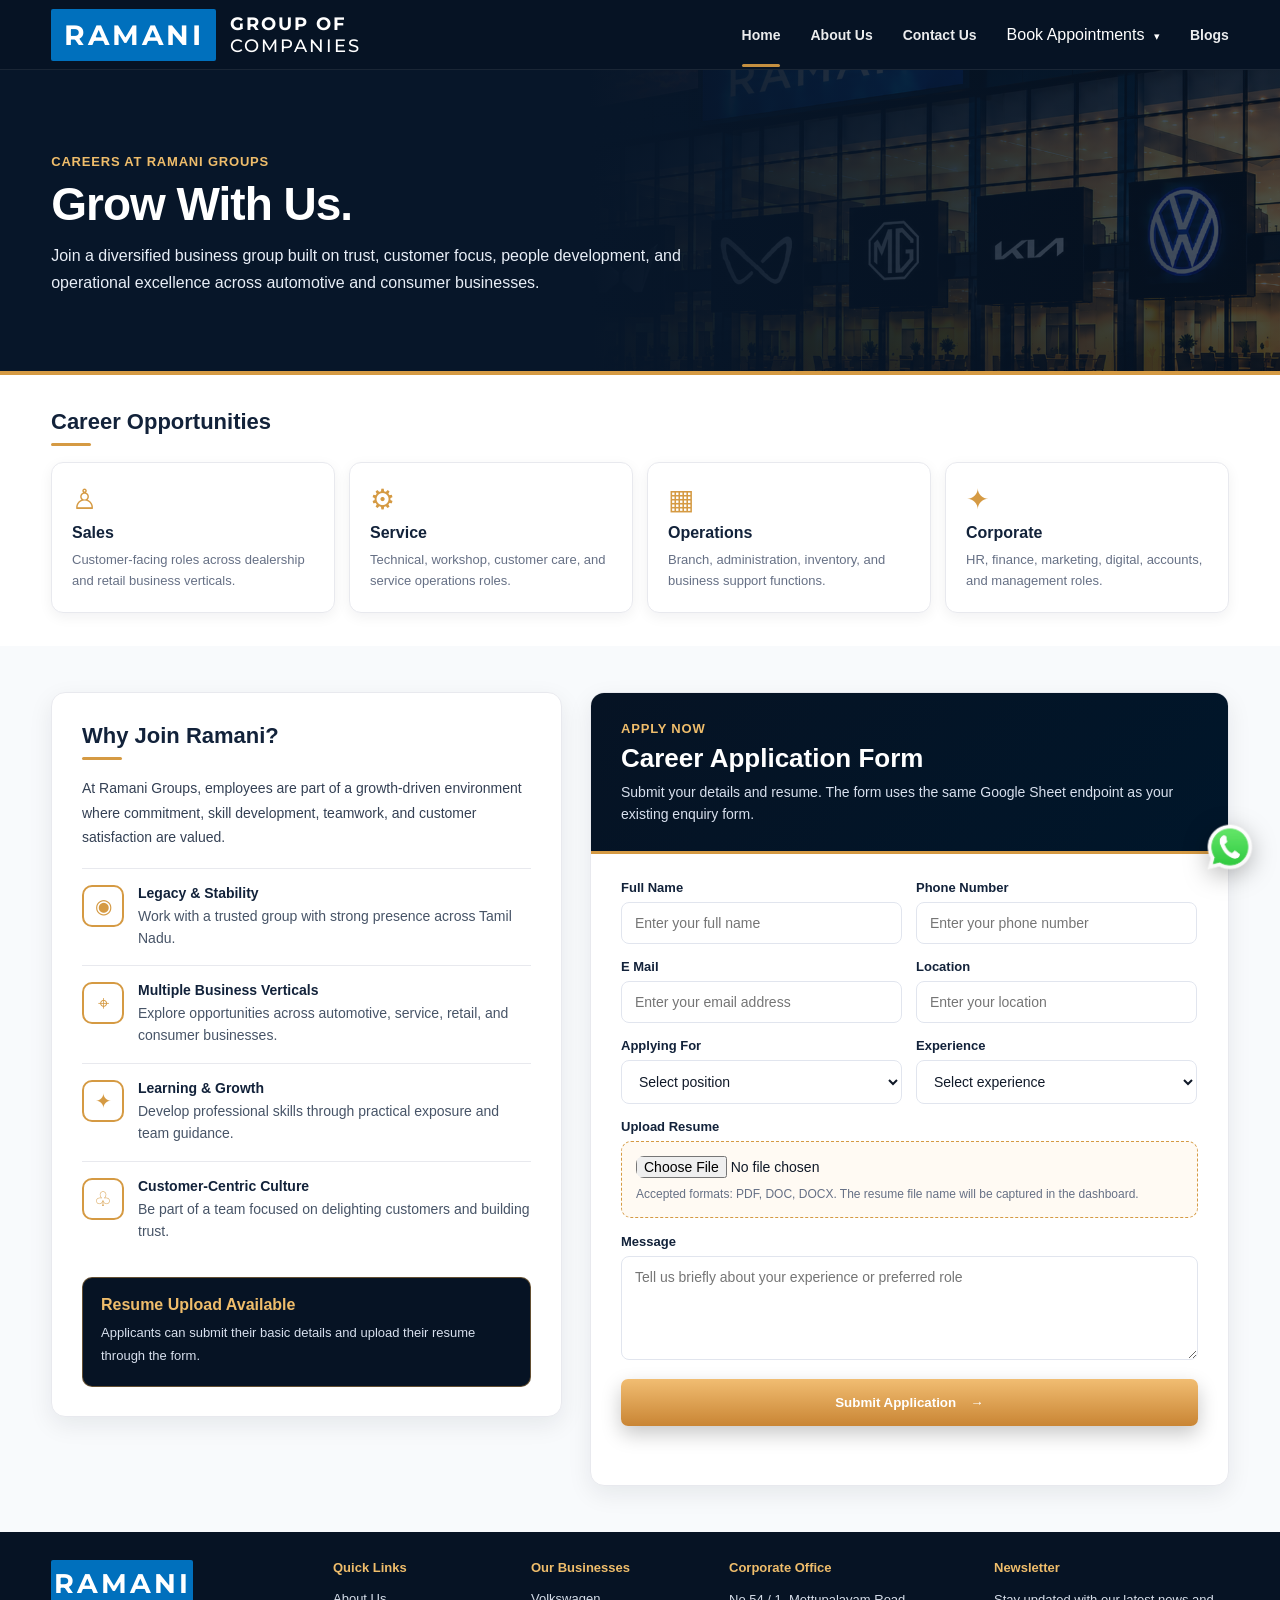
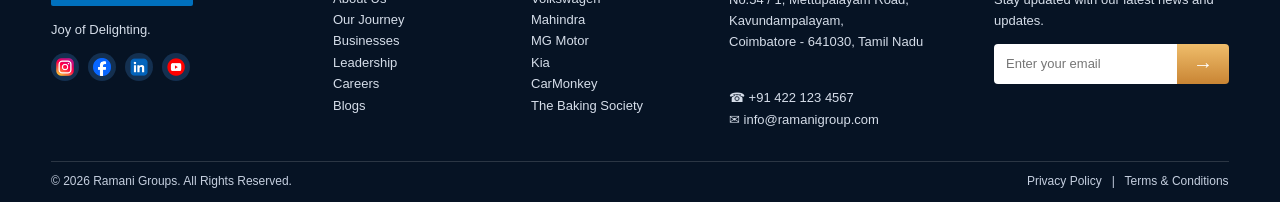
<file: careers.html>
<!DOCTYPE html>

<html lang="en">
<head>
<meta charset="utf-8"/>
<meta content="width=device-width, initial-scale=1.0" name="viewport"/>
<title>Careers | Ramani Groups</title>
<link href="assets/favicon.png" rel="icon" type="image/png"/>
<link crossorigin="" href="https://fonts.gstatic.com" rel="preconnect"/>
<style>
    :root{
      --navy:#00162a;
      --deep:#02101f;
      --gold:#d59a43;
      --gold2:#efbd6b;
      --text:#101928;
      --muted:#667085;
      --line:#e8e9ee;
      --white:#fff;
    }
    *{box-sizing:border-box}
    html{scroll-behavior:smooth}
    body{margin:0;font-family:Inter,Arial,Helvetica,sans-serif;color:var(--text);background:#fff}
    .container{width:min(1180px,92%);margin:auto}

    .topbar{height:70px;background:#061324;color:#fff;position:sticky;top:0;z-index:50;border-bottom:1px solid rgba(255,255,255,.08)}
    .nav{height:70px;display:flex;align-items:center}
    .brand{display:flex;align-items:center;text-decoration:none;color:#fff}
    .brand-logo{width:166px;height:53px;object-fit:contain;display:block;border-radius:2px}
    .footer .brand-logo{width:142px;height:auto}
    .menu{margin-left:auto;display:flex;gap:30px;align-items:center}
    .menu a{color:#fff;text-decoration:none;font-size:14px;font-weight:600;opacity:.92;position:relative}
    .menu a.active:after,.menu a:hover:after{content:"";height:3px;background:var(--gold);border-radius:4px;position:absolute;left:0;right:0;bottom:-24px}

    .page-hero{
      background:linear-gradient(90deg,#071629 0%,#071629 46%,rgba(7,22,41,.72) 100%),url('assets/hero-bg.png') right center/cover no-repeat;
      color:#fff;
      padding:82px 0 74px;
      border-bottom:4px solid var(--gold);
    }
    .eyebrow{color:var(--gold2);text-transform:uppercase;font-weight:800;letter-spacing:.8px;font-size:13px}
    .page-hero h1{margin:10px 0 14px;font-size:46px;line-height:1.05;font-weight:900;letter-spacing:-1px}
    .page-hero p{font-size:16px;line-height:1.7;max-width:680px;margin:0;color:#e8eef7}

    .career-section{padding:46px 0;background:#f8fafc}
    .career-grid{display:grid;grid-template-columns:1fr 1.25fr;gap:28px;align-items:start}
    .info-card,.form-card{
      background:#fff;
      border:1px solid var(--line);
      border-radius:14px;
      box-shadow:0 8px 24px rgba(16,24,40,.08);
      overflow:hidden;
    }
    .info-card{padding:30px}
    .section-title{margin:0 0 16px;font-size:22px;font-weight:900;color:#12223a;position:relative}
    .section-title:after{content:"";display:block;width:40px;height:3px;margin-top:8px;background:var(--gold);border-radius:10px}
    .info-card p{font-size:14px;line-height:1.75;color:#344054;margin:0 0 18px}
    .career-item{display:flex;gap:14px;padding:16px 0;border-top:1px solid var(--line)}
    .career-icon{width:42px;height:42px;display:grid;place-items:center;border:2px solid var(--gold);border-radius:10px;color:var(--gold);font-size:20px;flex:0 0 auto}
    .career-item b{display:block;color:#12223a;font-size:14px;margin-bottom:4px}
    .career-item span{font-size:14px;line-height:1.6;color:#475467}
    .highlight-box{margin-top:18px;padding:18px;border-radius:10px;background:#061324;color:#fff;border:1px solid rgba(213,154,67,.45)}
    .highlight-box b{color:var(--gold2);display:block;margin-bottom:8px}
    .highlight-box p{color:#d8e0ee;margin:0;font-size:13px}

    .openings{padding:34px 0;background:#fff}
    .cards{display:grid;grid-template-columns:repeat(4,1fr);gap:14px}
    .job-card{border:1px solid var(--line);border-radius:12px;padding:20px;background:#fff;box-shadow:0 4px 14px rgba(16,24,40,.06)}
    .job-card .icon{color:var(--gold);font-size:28px;margin-bottom:8px}
    .job-card h3{margin:0 0 8px;color:#12223a;font-size:16px}
    .job-card p{margin:0;color:#667085;font-size:13px;line-height:1.6}

    .form-head{background:linear-gradient(135deg,#061324,#00162a);color:#fff;padding:26px 30px;border-bottom:3px solid var(--gold)}
    .form-head h2{margin:7px 0 8px;font-size:26px;line-height:1.15;font-weight:900}
    .form-head p{margin:0;font-size:14px;line-height:1.55;color:#d8e0ee}
    .career-form{padding:26px 30px 30px}
    .form-row{display:grid;grid-template-columns:1fr 1fr;gap:14px}
    .form-group{margin-bottom:15px}
    .form-group label{display:block;font-size:13px;font-weight:800;color:#12223a;margin-bottom:7px}
    .form-group input,.form-group textarea,.form-group select{
      width:100%;
      border:1px solid #e1e5ee;
      border-radius:8px;
      padding:12px 13px;
      font:inherit;
      font-size:14px;
      color:var(--text);
      background:#fff;
      outline:none;
      transition:border-color .2s,box-shadow .2s;
    }
    .form-group textarea{min-height:104px;resize:vertical}
    .form-group input:focus,.form-group textarea:focus,.form-group select:focus{border-color:var(--gold);box-shadow:0 0 0 4px rgba(213,154,67,.14)}
    .file-box{
      border:1px dashed var(--gold);
      border-radius:10px;
      padding:14px;
      background:#fffaf3;
    }
    .file-box input{border:0;padding:0;background:transparent}
    .file-note{font-size:12px;color:#667085;margin:8px 0 0;line-height:1.45}
    .btn{
      display:inline-flex;
      align-items:center;
      justify-content:center;
      gap:14px;
      background:linear-gradient(180deg,#f1bd72,#c98534);
      color:#fff;
      padding:15px 24px;
      border-radius:7px;
      text-decoration:none;
      font-weight:800;
      box-shadow:0 8px 20px rgba(0,0,0,.16);
      border:0;
      cursor:pointer;
      width:100%;
    }
    .form-note{font-size:12px;line-height:1.45;color:var(--muted);text-align:center;margin:12px 0 0}
    .form-success{display:none;margin-top:14px;padding:13px;border-radius:8px;background:#f8f3ea;color:#7c531f;font-size:13px;font-weight:800;text-align:center}

    .footer{background:#061324;color:#fff;padding:28px 0 12px}
    .foot{display:grid;grid-template-columns:1.5fr 1fr 1fr 1.4fr 1.4fr;gap:30px}
    .foot h4{margin:0 0 12px;color:var(--gold2);font-size:13px}
    .foot p,.foot a,.foot li{font-size:13px;color:#d5dde9;text-decoration:none;line-height:1.65}
    .foot ul{list-style:none;padding:0;margin:0}
    .social{display:flex;gap:9px;margin-top:10px}
    .social span{width:24px;height:24px;border-radius:50%;display:grid;place-items:center;background:#143050;font-size:12px}
    .newsletter{display:flex;margin-top:12px}
    .newsletter input{flex:1;background:#fff;border:0;border-radius:4px 0 0 4px;padding:12px;min-width:0}
    .newsletter button{border:0;background:linear-gradient(180deg,#efbd6b,#c98534);color:#fff;width:52px;border-radius:0 4px 4px 0;font-size:20px}
    .legal{border-top:1px solid rgba(255,255,255,.15);margin-top:18px;padding-top:10px;display:flex;justify-content:space-between;color:#c5cfdf;font-size:12px}
    .legal a{color:#c5cfdf;text-decoration:none}
    .legal a:hover{color:var(--gold2)}

    .whatsapp-float{
      position:fixed;
      bottom:25px;
      right:25px;
      width:60px;
      height:60px;
      border-radius:50%;
      background:#25D366;
      color:#fff;
      display:flex;
      align-items:center;
      justify-content:center;
      font-size:30px;
      text-decoration:none;
      z-index:9999;
      box-shadow:0 4px 12px rgba(0,0,0,.3);
    }

    @media(max-width:900px){
      .menu{display:none}
      .career-grid{grid-template-columns:1fr}
      .cards{grid-template-columns:repeat(2,1fr)}
      .foot{grid-template-columns:1fr 1fr}
    }
    @media(max-width:560px){
      .topbar,.nav{height:64px}
      .brand-logo{width:128px}
      .page-hero{padding:58px 0 50px}
      .page-hero h1{font-size:34px}
      .form-row,.cards{grid-template-columns:1fr}
      .career-form,.form-head,.info-card{padding:22px}
      .foot{grid-template-columns:1fr}
      .legal{display:block}
      .whatsapp-float{width:54px;height:54px;right:18px;bottom:18px}
    }
  
    .whatsapp-float{
      position:fixed;
      bottom:25px;
      right:25px;
      width:60px;
      height:60px;
      border-radius:50%;
      background:#25D366;
      color:#fff;
      display:flex;
      align-items:center;
      justify-content:center;
      text-decoration:none;
      z-index:9999;
      box-shadow:0 4px 12px rgba(0,0,0,.3);
      overflow:hidden;
    }
    .whatsapp-float img{width:34px;height:34px;object-fit:contain;display:block}
    .whatsapp-float .wa-text{font-size:30px;line-height:1}
    @media(max-width:560px){.whatsapp-float{width:54px;height:54px;right:18px;bottom:18px}.whatsapp-float img{width:30px;height:30px}}


.whatsapp-float{
  position:fixed;
  bottom:24px;
  right:24px;
  width:72px;
  height:72px;
  display:flex;
  align-items:center;
  justify-content:center;
  text-decoration:none;
  z-index:9999;
  background:transparent;
  border-radius:50%;
  box-shadow:none;
  animation:whatsappFloat 2.2s ease-in-out infinite;
}
.whatsapp-float img{
  width:72px;
  height:72px;
  object-fit:contain;
  display:block;
  filter:drop-shadow(0 6px 12px rgba(0,0,0,.28));
  transition:transform .25s ease, filter .25s ease;
}
.whatsapp-float:hover img{
  transform:scale(1.12) rotate(6deg);
  filter:drop-shadow(0 8px 16px rgba(0,0,0,.35));
}
@keyframes whatsappFloat{
  0%,100%{transform:translateY(0)}
  50%{transform:translateY(-8px)}
}
@media(max-width:560px){
  .whatsapp-float{width:64px;height:64px;right:16px;bottom:16px}
}


@media(max-width:560px){
  .cards .job-card{
    display:flex!important;
    align-items:center!important;
    gap:10px!important;
  }
  .cards .job-card .icon{margin:0!important;flex:0 0 auto}
  .cards .job-card h3{margin:0!important}
  .cards .job-card p{margin:0!important;flex:1}
  .cards .job-card:nth-child(1),
  .cards .job-card:nth-child(3){
    flex-direction:row!important;
  }
  .cards .job-card:nth-child(2),
  .cards .job-card:nth-child(4){
    flex-direction:row-reverse!important;
    text-align:right!important;
  }
}


@media(max-width:560px){
  .cards .job-card{
    display:grid!important;
    grid-template-columns:auto 2px 1fr!important;
    align-items:center!important;
    gap:10px!important;
  }
  .cards .job-card .icon{
    display:block!important;
    margin:0 auto 4px!important;
  }
  .cards .job-card h3{
    margin:0!important;
    text-align:center!important;
  }
  .cards .job-card .mobile-title-wrap{
    display:flex!important;
    flex-direction:column!important;
    align-items:center!important;
    justify-content:center!important;
    min-width:70px!important;
  }
  .cards .job-card::before{
    content:'';
    width:2px;
    height:100%;
    background:#d59a43;
    display:block;
    grid-column:2;
  }
  .cards .job-card p{margin:0!important;}
  .cards .job-card:nth-child(1),
  .cards .job-card:nth-child(3){grid-template-columns:auto 2px 1fr!important;}
  .cards .job-card:nth-child(2),
  .cards .job-card:nth-child(4){grid-template-columns:1fr 2px auto!important;}
  .cards .job-card:nth-child(2) .icon,
  .cards .job-card:nth-child(4) .icon{}
}

</style>
<link href="https://fonts.googleapis.com/css2?family=Montserrat:wght@500;700&amp;display=swap" rel="stylesheet"/><style>
    :root{
      --navy:#00162a; --deep:#02101f; --gold:#d59a43; --gold2:#efbd6b; --text:#101928; --muted:#667085; --line:#e8e9ee; --white:#fff;
    }
    *{box-sizing:border-box} html{scroll-behavior:smooth} body{margin:0;font-family:Inter,Arial,Helvetica,sans-serif;color:var(--text);background:#fff}.container{width:min(1180px,92%);margin:auto}.topbar{height:70px;background:#061324;color:#fff;position:sticky;top:0;z-index:50;border-bottom:1px solid rgba(255,255,255,.08)}.nav{height:70px;display:flex;align-items:center}.menu{margin-left:auto}.brand{display:flex;align-items:center;text-decoration:none;color:#fff}.brand-logo{width:166px;height:53px;object-fit:contain;display:block;border-radius:2px}.footer .brand-logo{width:142px;height:auto}.menu{display:flex;gap:30px;align-items:center}.menu a{color:#fff;text-decoration:none;font-size:14px;font-weight:600;opacity:.92;position:relative}.menu a.active:after,.menu a:hover:after{content:"";height:3px;background:var(--gold);border-radius:4px;position:absolute;left:0;right:0;bottom:-24px}.search{font-size:24px;color:#fff;opacity:.85}.hero{background:linear-gradient(90deg,#071629 0%,#071629 38%,rgba(7,22,41,.1) 70%),url('assets/hero-bg.png') right center/cover no-repeat;min-height:calc(100vh - 156px);color:#fff;display:flex;align-items:center}.hero .container{width:100%;max-width:none;margin:0;padding-left:56px}.hero-content{padding:52px 0 38px;max-width:560px;margin:0}.eyebrow{color:var(--gold2);text-transform:uppercase;font-weight:800;letter-spacing:.8px}.hero h1{margin:0 0 18px;font-size:44px;line-height:1.05;font-weight:900;letter-spacing:-1px}.hero h1 .gold{color:var(--gold2)}.hero p{font-size:16px;line-height:1.65;margin:0 0 26px;max-width:435px}.btn{display:inline-flex;align-items:center;gap:14px;background:linear-gradient(180deg,#f1bd72,#c98534);color:#fff;padding:16px 24px;border-radius:7px;text-decoration:none;font-weight:800;box-shadow:0 8px 20px rgba(0,0,0,.22)}.stats-band{background:#061324;color:#fff;border-top:1px solid rgba(255,255,255,.08);border-bottom:1px solid rgba(255,255,255,.08)}.stats{display:grid;grid-template-columns:repeat(5,1fr);gap:0}.stat{display:flex;gap:14px;align-items:center;min-height:86px;padding:18px 22px;border-right:1px solid rgba(255,255,255,.22)}.stat:last-child{border-right:0}.stat-icon{width:38px;height:38px;border:2px solid var(--gold);border-radius:10px;display:grid;place-items:center;color:var(--gold);font-size:21px}.stat b{display:block;font-size:17px}.stat small{font-size:12px;color:#e8eef7}.section{padding:14px 0 18px}.section-title{text-align:center;margin:0 0 16px;font-size:16px;font-weight:900;color:#12223a;text-transform:uppercase;position:relative}.section-title:after{content:"";display:block;width:34px;height:3px;margin:5px auto 0;background:var(--gold);border-radius:10px}.business-grid{display:grid;grid-template-columns:repeat(6,1fr);gap:14px}.biz-card{display:block;text-decoration:none;background:#fff;border:1px solid #e3e4e8;border-radius:8px;overflow:hidden;box-shadow:0 2px 8px rgba(16,24,40,.06);transition:.2s}.biz-card img{width:100%;display:block}.biz-card:hover{transform:translateY(-4px);box-shadow:0 10px 24px rgba(16,24,40,.12)}.journey-timeline{padding:8px 0 4px;position:relative}
.journey-line{position:absolute;left:7%;right:7%;top:31px;height:2px;background:#dfc08d;z-index:0}
.timeline-grid{display:grid;grid-template-columns:repeat(7,1fr);position:relative;z-index:1}
.timeline-item{text-align:center;padding:0 8px;color:#111827}
.timeline-icon{width:42px;height:42px;margin:0 auto 8px;border:2px solid #dfc08d;border-radius:50%;background:#fff;display:grid;place-items:center;color:#c58b3d;font-size:19px;box-shadow:0 0 0 6px #fff}
.timeline-item h3{font-size:13px;margin:0 0 4px;font-weight:900;color:#101928}
.timeline-item p{font-size:11px;line-height:1.25;margin:0;font-weight:600;color:#1f2937}
@media(max-width:900px){.journey-line{display:none}.timeline-grid{grid-template-columns:repeat(2,1fr);gap:18px 10px}.timeline-item{padding:0 12px}}
@media(max-width:560px){.hero{min-height:calc(100vh - 150px)}.timeline-grid{grid-template-columns:1fr}.timeline-icon{margin-bottom:6px}}.dark-panel{background:#061324;color:#fff;padding:12px 0 16px}.lead-head{display:flex;justify-content:space-between;align-items:end;gap:30px;margin-bottom:18px}.lead-head h2{margin:0;font-size:22px}.lead-head p{margin:0;max-width:460px;line-height:1.3;color:#d8e0ee;font-size:13px}.leaders-grid{display:grid;grid-template-columns:repeat(3,1fr);gap:18px}.leader-card{display:block;background:#071d35;border:1px solid var(--gold);border-radius:10px;overflow:hidden;box-shadow:0 8px 24px rgba(0,0,0,.18);opacity:0;transform:translateY(36px);transition:opacity .65s ease,transform .65s ease,box-shadow .25s ease}.leader-card.is-visible{opacity:1;transform:translateY(0)}.leader-card:hover{box-shadow:0 16px 34px rgba(0,0,0,.28);transform:translateY(-4px)}.leader-card img{width:100%;height:140px;aspect-ratio:auto;object-fit:cover;display:block;background:#0b2038}.leader-card.founders-card{grid-column:1/-1;display:grid;grid-template-columns:minmax(280px,38%) 1fr;align-items:stretch}.leader-card.founders-card img{height:100%;aspect-ratio:auto;object-fit:cover}.leader-card.founders-card .leader-copy{display:flex;flex-direction:column;justify-content:center;min-height:238px}.leader-copy{padding:10px 12px;color:#fff;position:relative;min-height:90px}.leader-role{color:var(--gold2);font-size:15px;font-weight:900;text-transform:uppercase;margin-bottom:8px}.leader-copy h3{margin:0 0 4px;font-size:13px;line-height:1.15}.founder-card h3{font-size:18px;line-height:1.25}.founder-card p{font-size:13px;line-height:1.4}.leader-copy p{margin:0;color:#e1e8f3;font-size:11px;line-height:1.25}.leader-copy .quote{color:var(--gold2);font-size:26px;line-height:0;vertical-align:-8px}.leader-copy .designation{color:var(--gold2);font-size:12px;font-weight:800;margin-top:12px}.growth{padding:28px 0}.growth-box{border:1px solid #e8e8e8;border-radius:5px;display:grid;grid-template-columns:repeat(6,1fr);background:#fff;box-shadow:0 2px 8px rgba(16,24,40,.04)}.growth-item{text-align:center;padding:24px 10px;border-right:1px solid #ececec}.growth-item:last-child{border-right:0}.growth-item .gi{font-size:28px;color:var(--gold)}.growth-item b{display:block;font-size:24px;margin:4px 0;color:#14243b}.growth-item small{font-weight:600;color:#39465c}.life-grid{display:grid;grid-template-columns:repeat(5,1fr);gap:12px}.life-grid img{width:100%;height:92px;object-fit:cover;border-radius:7px;box-shadow:0 3px 8px rgba(0,0,0,.14)}.join{text-align:center;margin:12px 0 4px}.join .btn-small{background:#061324;color:#fff;padding:9px 36px;border-radius:4px;text-decoration:none;font-size:13px;font-weight:800}.news{padding-bottom:30px}.news-row{display:grid;grid-template-columns:repeat(4,1fr) 150px;gap:14px;align-items:center}.news-card{border:1px solid #e6e7eb;border-radius:7px;overflow:hidden;background:#fff;box-shadow:0 2px 8px rgba(16,24,40,.05)}.news-card img{width:100%;height:78px;object-fit:cover;display:block}.news-card .copy{padding:8px 10px 12px}.news-card .tag{font-size:11px;color:var(--gold);font-weight:800}.news-card h3{font-size:14px;line-height:1.15;margin:3px 0;font-weight:900}.news-card time{font-size:11px;color:#667085;font-weight:700}.outline{border:1px solid var(--gold);border-radius:5px;padding:14px 18px;color:#8a5b23;text-decoration:none;font-weight:800;text-align:center;background:#fff}.footer{background:#061324;color:#fff;padding:28px 0 12px}.foot{display:grid;grid-template-columns:1.5fr 1fr 1fr 1.4fr 1.4fr;gap:30px}.foot h4{margin:0 0 12px;color:var(--gold2);font-size:13px}.foot p,.foot a,.foot li{font-size:13px;color:#d5dde9;text-decoration:none;line-height:1.65}.foot ul{list-style:none;padding:0;margin:0}.social{display:flex;gap:9px;margin-top:10px}.social a{width:28px;height:28px;border-radius:50%;display:grid;place-items:center;background:#143050;overflow:hidden}.social img{width:18px;height:18px;object-fit:contain;display:block}.newsletter{display:flex;margin-top:12px}.newsletter input{flex:1;background:#fff;border:0;border-radius:4px 0 0 4px;padding:12px}.newsletter button{border:0;background:linear-gradient(180deg,#efbd6b,#c98534);color:#fff;width:52px;border-radius:0 4px 4px 0;font-size:20px}.legal{border-top:1px solid rgba(255,255,255,.15);margin-top:18px;padding-top:10px;display:flex;justify-content:space-between;color:#c5cfdf;font-size:12px}.mobile-note{display:none}@media(max-width:900px){.menu{display:none}.hero{background:linear-gradient(90deg,#071629 0%,rgba(7,22,41,.85) 100%),url('assets/hero-bg.png') center/cover no-repeat;min-height:calc(100vh - 150px)}.hero .container{padding-left:28px;padding-right:24px}.hero h1{font-size:34px}.leaders-grid{grid-template-columns:1fr}.leader-card.founders-card{grid-template-columns:1fr}.leader-card.founders-card img{height:auto;aspect-ratio:4/3}.stats,.business-grid,.growth-box{grid-template-columns:repeat(2,1fr)}.stat:nth-child(even),.growth-item:nth-child(even){border-right:0}.business-grid{gap:10px}.lead-head{display:block}.life-grid,.news-row{grid-template-columns:repeat(2,1fr)}.news-row .outline{grid-column:1/-1}.foot{grid-template-columns:1fr 1fr}}@media(max-width:560px){.brand-logo{width:128px}.hero h1{font-size:29px}.leader-card img{width:100%;aspect-ratio:4/3}.stats,.business-grid,.growth-box,.life-grid,.news-row,.foot{grid-template-columns:1fr}.stat,.growth-item{border-right:0;border-bottom:1px solid rgba(255,255,255,.16)}.growth-item{border-bottom:1px solid #ececec}.legal{display:block}.topbar,.nav{height:64px}}
  
.exec-card{display:flex;align-items:stretch}
.exec-card img{width:140px!important;height:140px!important;flex-shrink:0}
.exec-card .leader-copy{min-height:auto;display:flex;flex-direction:column;justify-content:center}
@media(max-width:768px){.exec-card{display:block}.exec-card img{width:100%!important;height:140px!important}}


.founder-card .leader-role{font-size:17px!important;letter-spacing:.5px}
.founder-card h3{font-size:20px!important;line-height:1.25!important}
.founder-card p{font-size:14px!important;line-height:1.45!important}
.exec-card .leader-role{font-size:14px!important}
.legal a{color:#c5cfdf;text-decoration:none}
.legal a:hover{color:var(--gold2)}


.founder-card .leader-copy{padding:10px 14px!important;min-height:auto!important}
.founder-card .leader-role{font-size:60px!important;line-height:1!important;font-weight:900!important}
.founder-card h3{font-size:24px!important;line-height:1.2!important;margin:6px 0!important}
.founder-card p{font-size:15px!important;line-height:1.4!important}

.popup-overlay{
display:none;
position:fixed;
inset:0;
background:rgba(0,0,0,.66);
z-index:10000;
align-items:center;
justify-content:center;
padding:20px;
backdrop-filter:blur(3px);
}
.popup-box{
background:#fff;
border-radius:16px;
max-width:470px;
width:100%;
overflow:hidden;
position:relative;
border:1px solid rgba(213,154,67,.45);
box-shadow:0 24px 70px rgba(0,0,0,.42);
}
.popup-head{
background:linear-gradient(135deg,#061324,#00162a);
color:#fff;
padding:26px 30px 22px;
text-align:center;
}
.popup-head .eyebrow{
font-size:12px;
letter-spacing:1px;
}
.popup-head h2{
margin:8px 0 8px;
font-size:26px;
line-height:1.15;
font-weight:900;
}
.popup-head p{
margin:0;
font-size:14px;
line-height:1.55;
color:#d8e0ee;
}
.popup-close{
position:absolute;
right:14px;
top:12px;
cursor:pointer;
font-size:28px;
font-weight:bold;
z-index:2;
color:#fff;
background:rgba(255,255,255,.12);
width:34px;
height:34px;
line-height:30px;
text-align:center;
border:1px solid rgba(255,255,255,.18);
border-radius:50%;
}
.lead-form{
padding:24px 30px 28px;
}
.form-group{
margin-bottom:14px;
}
.form-group label{
display:block;
font-size:13px;
font-weight:800;
color:#12223a;
margin-bottom:7px;
}
.form-group input,.form-group textarea{
width:100%;
border:1px solid #e1e5ee;
border-radius:8px;
padding:12px 13px;
font:inherit;
font-size:14px;
color:var(--text);
background:#fff;
outline:none;
transition:border-color .2s,box-shadow .2s;
}
.form-group textarea{
min-height:78px;
resize:vertical;
}
.form-group input:focus,.form-group textarea:focus{
border-color:var(--gold);
box-shadow:0 0 0 4px rgba(213,154,67,.14);
}
.form-submit{
width:100%;
border:0;
cursor:pointer;
justify-content:center;
margin-top:4px;
}
.form-note{
font-size:12px;
line-height:1.45;
color:var(--muted);
text-align:center;
margin:12px 0 0;
}
.form-success{
display:none;
margin-top:12px;
padding:12px;
border-radius:8px;
background:#f8f3ea;
color:#7c531f;
font-size:13px;
font-weight:800;
text-align:center;
}
@media(max-width:560px){.popup-head{padding:24px 22px 20px}.lead-form{padding:22px}.popup-head h2{font-size:23px}}


.brand{
display:flex;
align-items:center;
gap:14px;
margin-left:-20px;
}
.brand-text{
display:flex;
flex-direction:column;
line-height:1;
color:#fff;
font-family:'Montserrat', Arial, sans-serif;
}
.brand-text span{
font-size:18px;
font-weight:700;
letter-spacing:2px;
}
.brand-text small{
font-size:18px;
font-weight:500;
letter-spacing:2px;
margin-top:4px;
}



/* Header appointment dropdown */
.menu .menu-dropdown{position:relative;display:inline-flex;align-items:center}
.menu .appointment-toggle{cursor:default}
.menu .drop-arrow{font-size:11px;margin-left:5px}
.menu .dropdown-menu{
  display:none;
  position:absolute;
  top:100%;
  left:0;
  min-width:238px;
  background:#061324;
  border:1px solid rgba(213,154,67,.55);
  border-radius:8px;
  padding:8px 0;
  box-shadow:0 12px 28px rgba(0,0,0,.28);
  z-index:1000;
}
.menu .menu-dropdown::after{
  content:"";
  position:absolute;
  left:0;
  right:0;
  top:100%;
  height:18px;
}
.menu .menu-dropdown:hover .dropdown-menu,.menu .menu-dropdown:focus-within .dropdown-menu{display:block}
.menu .dropdown-menu a{
  display:block;
  padding:11px 16px;
  white-space:nowrap;
  font-size:13px;
}
.menu .dropdown-menu a:hover{background:rgba(213,154,67,.14);color:#fff}
.menu .dropdown-menu a:hover:after{display:none!important}




/* Mobile header menu improvements */
.mobile-menu-toggle{
  display:none;
  margin-left:auto;
  width:42px;
  height:42px;
  border:1px solid rgba(255,255,255,.25);
  border-radius:8px;
  background:rgba(255,255,255,.06);
  cursor:pointer;
  align-items:center;
  justify-content:center;
  flex-direction:column;
  gap:5px;
  padding:0;
}
.mobile-menu-toggle span{
  display:block;
  width:22px;
  height:2px;
  background:#fff;
  border-radius:4px;
}
@media(max-width:900px){
  .topbar{z-index:9998}
  .nav{position:relative}
  .mobile-menu-toggle{display:flex}
  .menu{
    display:none;
    position:absolute;
    top:70px;
    left:0;
    right:0;
    margin-left:0;
    width:100%;
    background:#061324;
    border:1px solid rgba(213,154,67,.35);
    border-radius:0 0 12px 12px;
    box-shadow:0 18px 38px rgba(0,0,0,.34);
    padding:12px;
    flex-direction:column;
    align-items:stretch;
    gap:0;
  }
  .menu.is-open{display:flex}
  .menu a,.menu .appointment-toggle{
    display:block;
    padding:13px 14px;
    border-bottom:1px solid rgba(255,255,255,.08);
    font-size:14px;
  }
  .menu a.active:after,.menu a:hover:after{display:none}
  .menu .menu-dropdown{
    display:block;
    width:100%;
  }
  .menu .menu-dropdown::after{display:none}
  .menu .dropdown-menu{
    display:block;
    position:static;
    min-width:0;
    width:100%;
    margin:0 0 6px;
    padding:0 0 0 14px;
    border:0;
    border-radius:0;
    background:rgba(255,255,255,.04);
    box-shadow:none;
  }
  .menu .dropdown-menu a{
    padding:11px 14px;
    font-size:13px;
  }
}
@media(max-width:560px){
  .menu{top:64px}
  .brand{gap:8px;margin-left:0}
  .brand-text span{font-size:20px;letter-spacing:1px}
  .brand-text small{font-size:8px;letter-spacing:1.2px}
  .hero .container{padding-left:20px;padding-right:20px}
  .btn{width:100%;justify-content:center;text-align:center;padding:14px 18px}
  .outline{display:block;width:100%}
  .foot{gap:20px}
  .newsletter{max-width:100%}
}


/* Mobile-only layout refinements requested */
@media(max-width:560px){
  .brand-text span,
  .brand-text small{
    font-size:11px!important;
    line-height:1.05!important;
    letter-spacing:1.4px!important;
    font-weight:700!important;
  }
  .brand-text small{margin-top:3px!important}

  #businesses .business-grid{
    grid-template-columns:repeat(2,1fr)!important;
    gap:10px!important;
  }

  #journey .timeline-grid{
    grid-template-columns:repeat(2,1fr)!important;
    gap:18px 10px!important;
  }
  #journey .timeline-item:nth-child(7){
    grid-column:1 / -1;
    max-width:52%;
    margin:0 auto;
  }

  #leadership .exec-card{
    display:flex!important;
    align-items:stretch!important;
  }
  #leadership .exec-card img{
    width:42%!important;
    height:auto!important;
    min-height:150px!important;
    aspect-ratio:auto!important;
    object-fit:cover!important;
    flex:0 0 42%!important;
  }
  #leadership .exec-card .leader-copy{
    flex:1!important;
    min-height:auto!important;
    justify-content:center!important;
    padding:10px!important;
  }
  #leadership .exec-card .leader-role{font-size:11px!important;margin-bottom:5px!important}
  #leadership .exec-card h3{font-size:12px!important;line-height:1.2!important}
  #leadership .exec-card p{font-size:10px!important;line-height:1.25!important}
}


/* Mobile Chrome final refinements - desktop unchanged */
@media(max-width:560px){
  /* Reduce first/hero container height */
  .hero{
    min-height:auto!important;
    padding:34px 0 30px!important;
    align-items:flex-start!important;
  }
  .hero .container,
  .hero-content{
    padding-top:18px!important;
    padding-bottom:12px!important;
  }
  .hero h1{
    font-size:25px!important;
    line-height:1.12!important;
    margin-bottom:12px!important;
  }
  .hero p{
    font-size:14px!important;
    line-height:1.45!important;
    margin-bottom:16px!important;
  }

  /* Growth: 2 + 2 + 2 */
  .growth-box{
    grid-template-columns:repeat(2,1fr)!important;
  }
  .growth-item{
    border-right:1px solid #ececec!important;
    border-bottom:1px solid #ececec!important;
    padding:18px 8px!important;
  }
  .growth-item:nth-child(even){border-right:0!important}
  .growth-item:nth-last-child(-n+2){border-bottom:0!important}

  /* Life at Ramani: 4:3 images, final row image + button */
  #life .container{
    display:grid!important;
    grid-template-columns:repeat(2,1fr)!important;
    gap:12px!important;
    align-items:center!important;
  }
  #life .section-title{grid-column:1 / -1!important}
  #life .life-grid{display:contents!important}
  #life .life-grid img{
    width:100%!important;
    height:auto!important;
    aspect-ratio:4 / 3!important;
    object-fit:cover!important;
  }
  #life .join{
    margin:0!important;
    align-self:center!important;
    text-align:center!important;
  }
  #life .join .btn-small{
    display:flex!important;
    min-height:100%!important;
    aspect-ratio:4 / 3!important;
    align-items:center!important;
    justify-content:center!important;
    padding:10px!important;
    font-size:12px!important;
    line-height:1.2!important;
  }

  /* News: two columns, card image left and text right */
  #news .news-row{
    grid-template-columns:repeat(2,1fr)!important;
    gap:12px!important;
  }
  #news .news-card{
    display:grid!important;
    grid-template-columns:42% 58%!important;
    align-items:stretch!important;
  }
  #news .news-card img{
    width:100%!important;
    height:100%!important;
    min-height:96px!important;
    object-fit:cover!important;
  }
  #news .news-card .copy{
    padding:8px!important;
  }
  #news .news-card h3{
    font-size:11px!important;
    line-height:1.18!important;
  }
  #news .news-card .tag,
  #news .news-card time{
    font-size:9px!important;
  }
  #news .outline{
    grid-column:1 / -1!important;
    width:auto!important;
    justify-self:center!important;
    padding:12px 24px!important;
  }

  /* Footer: 2-column mobile layout */
  .footer .foot{
    grid-template-columns:repeat(2,1fr)!important;
    gap:22px 18px!important;
    align-items:start!important;
  }
  .footer .foot > div:first-child{
    display:none!important;
  }
  .footer .foot h4{font-size:12px!important;margin-bottom:8px!important}
  .footer .foot p,
  .footer .foot a,
  .footer .foot li{font-size:11px!important;line-height:1.55!important}
  .footer .newsletter{
    display:flex!important;
    width:100%!important;
  }
  .footer .newsletter input{min-width:0!important;padding:9px!important;font-size:11px!important}
  .footer .newsletter button{width:38px!important;font-size:16px!important}
  .footer .legal{
    display:flex!important;
    justify-content:space-between!important;
    gap:10px!important;
    align-items:center!important;
    font-size:10px!important;
  }
  .footer .legal span:first-child{text-align:left!important;flex:1!important}
  .footer .legal span:last-child{text-align:right!important;flex:1!important}
}



/* Mobile viewport fit fixes - Chrome mobile only */
@media(max-width:560px){
  html, body{
    width:100%!important;
    max-width:100%!important;
    overflow-x:hidden!important;
  }
  body{
    position:relative!important;
  }
  img, video, iframe{
    max-width:100%!important;
  }
  .container{
    width:100%!important;
    max-width:100%!important;
    padding-left:12px!important;
    padding-right:12px!important;
    margin-left:0!important;
    margin-right:0!important;
  }
  .topbar, .nav{
    width:100%!important;
    max-width:100vw!important;
  }
  .nav{
    padding-left:10px!important;
    padding-right:10px!important;
  }
  .brand{
    margin-left:0!important;
    gap:8px!important;
    min-width:0!important;
    max-width:calc(100vw - 64px)!important;
  }
  .brand-logo{
    width:96px!important;
    max-width:34vw!important;
    height:auto!important;
  }
  .brand-text{
    min-width:0!important;
  }
  .brand-text span,
  .brand-text small{
    letter-spacing:1px!important;
    white-space:nowrap!important;
  }
  .brand-text span{font-size:17px!important}
  .brand-text small{font-size:17px!important;line-height:1!important}

  .mobile-menu-toggle{
    flex:0 0 auto!important;
    margin-left:auto!important;
  }
  .menu{
    left:12px!important;
    right:12px!important;
    width:auto!important;
    max-width:calc(100vw - 24px)!important;
    overflow:hidden!important;
  }
  .menu a, .menu .appointment-toggle{
    white-space:normal!important;
    word-break:normal!important;
  }

  .hero .container{
    padding-left:14px!important;
    padding-right:14px!important;
  }
  .hero h1{
    font-size:23px!important;
    word-break:normal!important;
  }
  .btn, .outline, .join .btn-small{
    max-width:100%!important;
    box-sizing:border-box!important;
  }

  .stats, .business-grid, .timeline-grid, .growth-box, #news .news-row, .footer .foot{
    width:100%!important;
    max-width:100%!important;
    min-width:0!important;
  }
  .stat, .biz-card, .timeline-item, .growth-item, .news-card, .footer .foot > div{
    min-width:0!important;
  }

  .business-grid{
    grid-template-columns:repeat(2,minmax(0,1fr))!important;
    gap:10px!important;
  }
  .biz-card img{
    width:100%!important;
    height:auto!important;
  }

  .timeline-grid{
    grid-template-columns:repeat(2,minmax(0,1fr))!important;
    gap:14px 8px!important;
  }
  .timeline-item:last-child{
    grid-column:1 / -1!important;
    max-width:50%!important;
    justify-self:center!important;
  }

  #leadership .exec-card{
    width:100%!important;
    max-width:100%!important;
    grid-template-columns:none!important;
  }
  #leadership .exec-card img{
    width:40%!important;
    flex-basis:40%!important;
    min-width:0!important;
    min-height:128px!important;
  }
  #leadership .exec-card .leader-copy{
    min-width:0!important;
    overflow-wrap:anywhere!important;
  }

  #life .container{
    grid-template-columns:repeat(2,minmax(0,1fr))!important;
  }
  #life .join .btn-small{
    width:100%!important;
  }

  #news .news-row{
    grid-template-columns:repeat(2,minmax(0,1fr))!important;
    gap:10px!important;
  }
  #news .news-card{
    grid-template-columns:40% minmax(0,60%)!important;
    min-width:0!important;
  }
  #news .news-card img{
    min-height:86px!important;
  }
  #news .news-card .copy{
    min-width:0!important;
    overflow-wrap:anywhere!important;
    padding:6px!important;
  }
  #news .news-card h3{
    font-size:10px!important;
    line-height:1.15!important;
    margin:2px 0!important;
  }

  .footer .foot{
    grid-template-columns:repeat(2,minmax(0,1fr))!important;
    gap:18px 12px!important;
  }
  .footer .newsletter{
    min-width:0!important;
  }
  .footer .newsletter input{
    width:calc(100% - 34px)!important;
    min-width:0!important;
  }
  .footer .newsletter button{
    width:34px!important;
    flex:0 0 34px!important;
  }
  .footer .legal{
    width:100%!important;
    max-width:100%!important;
    gap:8px!important;
    align-items:flex-start!important;
  }
  .footer .legal span{
    min-width:0!important;
    overflow-wrap:anywhere!important;
    font-size:9px!important;
  }
  .footer .legal span:last-child{
    white-space:normal!important;
  }

  .popup-box{
    max-width:calc(100vw - 24px)!important;
  }
  .whatsapp-float{
    right:12px!important;
    bottom:12px!important;
    width:52px!important;
    height:52px!important;
  }
}
</style><style>
/* Final page animation polish */
.hero{
  opacity:0;
  transform:translateY(18px);
  animation:heroFadeUp .85s ease forwards;
}

@keyframes heroFadeUp{
  from{opacity:0;transform:translateY(18px)}
  to{opacity:1;transform:translateY(0)}
}

.reveal-on-scroll{
  opacity:0;
  transform:translateY(44px);
  transition:opacity .75s ease, transform .75s ease;
  will-change:opacity, transform;
}

.reveal-on-scroll.is-visible{
  opacity:1;
  transform:translateY(0);
}

.reveal-delay-1{transition-delay:.08s}
.reveal-delay-2{transition-delay:.16s}
.reveal-delay-3{transition-delay:.24s}
.reveal-delay-4{transition-delay:.32s}
.reveal-delay-5{transition-delay:.40s}

@media(prefers-reduced-motion:reduce){
  .hero,
  .reveal-on-scroll{
    opacity:1!important;
    transform:none!important;
    animation:none!important;
    transition:none!important;
  }
}
</style><style>
.whatsapp-float{
  position:fixed;
  right:20px;
  bottom:20px;
  width:60px;
  height:60px;
  z-index:9999;
}
.whatsapp-float img{
  width:100%;
  height:100%;
  object-fit:contain;
}
</style><style>
@media(max-width:560px){
  .hero{
    display:flex!important;
    align-items:center!important;
    justify-content:center!important;
    min-height:75vh!important;
  }
  .hero .container,
  .hero-content{
    display:flex!important;
    flex-direction:column!important;
    justify-content:center!important;
  }
  .hero .btn{
    width:auto!important;
    min-width:170px!important;
    max-width:220px!important;
    padding:12px 18px!important;
    align-self:flex-start!important;
  }
}
</style><style>
/* Career page content safeguards after importing final Index header/footer styles */
.page-hero{
  background:linear-gradient(90deg,#071629 0%,#071629 46%,rgba(7,22,41,.72) 100%),url('assets/hero-bg.png') right center/cover no-repeat;
  color:#fff;
  padding:82px 0 74px;
  border-bottom:4px solid var(--gold);
}
.page-hero h1{margin:10px 0 14px;font-size:46px;line-height:1.05;font-weight:900;letter-spacing:-1px;color:#fff;text-align:left}
.page-hero p{font-size:16px;line-height:1.7;max-width:680px;margin:0;color:#e8eef7;text-align:left}
.openings .section-title,.info-card .section-title{margin:0 0 16px;font-size:22px;font-weight:900;color:#12223a;position:relative;text-align:left;text-transform:none}
.openings .section-title:after,.info-card .section-title:after{content:"";display:block;width:40px;height:3px;margin:8px 0 0;background:var(--gold);border-radius:10px}
.career-section{padding:46px 0;background:#f8fafc}
.career-grid{display:grid;grid-template-columns:1fr 1.25fr;gap:28px;align-items:start}
.info-card,.form-card{background:#fff;border:1px solid var(--line);border-radius:14px;box-shadow:0 8px 24px rgba(16,24,40,.08);overflow:hidden}
.info-card{padding:30px}.openings{padding:34px 0;background:#fff}.cards{display:grid;grid-template-columns:repeat(4,1fr);gap:14px}
.job-card{border:1px solid var(--line);border-radius:12px;padding:20px;background:#fff;box-shadow:0 4px 14px rgba(16,24,40,.06)}
.job-card .icon{color:var(--gold);font-size:28px;margin-bottom:8px}.job-card h3{margin:0 0 8px;color:#12223a;font-size:16px}.job-card p{margin:0;color:#667085;font-size:13px;line-height:1.6}
.form-head{background:linear-gradient(135deg,#061324,#00162a);color:#fff;padding:26px 30px;border-bottom:3px solid var(--gold)}
.form-head h2{margin:7px 0 8px;font-size:26px;line-height:1.15;font-weight:900}.form-head p{margin:0;font-size:14px;line-height:1.55;color:#d8e0ee}.career-form{padding:26px 30px 30px}
.form-row{display:grid;grid-template-columns:1fr 1fr;gap:14px}.form-group{margin-bottom:15px}.form-group label{display:block;font-size:13px;font-weight:800;color:#12223a;margin-bottom:7px}
.form-group input,.form-group textarea,.form-group select{width:100%;border:1px solid #e1e5ee;border-radius:8px;padding:12px 13px;font:inherit;font-size:14px;color:var(--text);background:#fff;outline:none;transition:border-color .2s,box-shadow .2s}
.form-group textarea{min-height:104px;resize:vertical}.file-box{border:1px dashed var(--gold);border-radius:10px;padding:14px;background:#fffaf3}.file-box input{border:0;padding:0;background:transparent}.file-note{font-size:12px;color:#667085;margin:8px 0 0;line-height:1.45}
@media(max-width:900px){.career-grid{grid-template-columns:1fr}.cards{grid-template-columns:repeat(2,1fr)}}
@media(max-width:560px){.page-hero{padding:58px 0 50px}.page-hero h1{font-size:34px}.form-row,.cards{grid-template-columns:1fr}.career-form,.form-head,.info-card{padding:22px}}
</style>
<style>
/* Final mobile-only alignment fix for Career Opportunities cards */
@media (max-width:560px){
  .openings{
    padding:28px 0 !important;
  }

  .openings .cards{
    display:flex !important;
    flex-direction:column !important;
    gap:12px !important;
  }

  .openings .job-card,
  .openings .job-card:nth-child(1),
  .openings .job-card:nth-child(2),
  .openings .job-card:nth-child(3),
  .openings .job-card:nth-child(4){
    display:grid !important;
    grid-template-columns:minmax(0,1fr) 2px 82px !important;
    align-items:center !important;
    gap:12px !important;
    min-height:92px !important;
    padding:16px 14px !important;
    text-align:left !important;
  }

  .openings .job-card::before{
    content:"" !important;
    grid-column:2 !important;
    grid-row:1 !important;
    width:2px !important;
    height:64px !important;
    background:#d59a43 !important;
    display:block !important;
    align-self:center !important;
  }

  .openings .job-card p{
    grid-column:1 !important;
    grid-row:1 !important;
    margin:0 !important;
    padding:0 !important;
    color:#667085 !important;
    font-size:11px !important;
    line-height:1.45 !important;
    text-align:left !important;
  }

  .openings .job-card .mobile-title-wrap{
    grid-column:3 !important;
    grid-row:1 !important;
    min-width:0 !important;
    width:82px !important;
    height:100% !important;
    display:flex !important;
    flex-direction:column !important;
    align-items:center !important;
    justify-content:center !important;
    text-align:center !important;
  }

  .openings .job-card .icon{
    display:block !important;
    margin:0 0 6px 0 !important;
    color:#d59a43 !important;
    font-size:18px !important;
    line-height:1 !important;
  }

  .openings .job-card h3{
    margin:0 !important;
    color:#12223a !important;
    font-size:12px !important;
    line-height:1.2 !important;
    font-weight:900 !important;
    text-align:center !important;
    white-space:normal !important;
  }
}
</style>


<style>
@media (max-width:560px){

  .openings .job-card{
    min-height:90px !important;
  }

  /* Sales & Operations: Icon+Title left | Description right */
  .openings .job-card:nth-child(1),
  .openings .job-card:nth-child(3){
    display:grid !important;
    grid-template-columns:82px 2px 1fr !important;
    align-items:center !important;
  }

  .openings .job-card:nth-child(1) .mobile-title-wrap,
  .openings .job-card:nth-child(3) .mobile-title-wrap{
    grid-column:1 !important;
  }

  .openings .job-card:nth-child(1)::before,
  .openings .job-card:nth-child(3)::before{
    grid-column:2 !important;
  }

  .openings .job-card:nth-child(1) p,
  .openings .job-card:nth-child(3) p{
    grid-column:3 !important;
    text-align:left !important;
  }

  /* Service & Corporate: Description left | Icon+Title right */
  .openings .job-card:nth-child(2),
  .openings .job-card:nth-child(4){
    display:grid !important;
    grid-template-columns:1fr 2px 82px !important;
    align-items:center !important;
  }

  .openings .job-card:nth-child(2) p,
  .openings .job-card:nth-child(4) p{
    grid-column:1 !important;
    text-align:left !important;
  }

  .openings .job-card:nth-child(2)::before,
  .openings .job-card:nth-child(4)::before{
    grid-column:2 !important;
  }

  .openings .job-card:nth-child(2) .mobile-title-wrap,
  .openings .job-card:nth-child(4) .mobile-title-wrap{
    grid-column:3 !important;
  }
}
</style>


<style>
/* Final whole-page animation polish */
.page-hero{
  opacity:0;
  transform:translateY(22px);
  animation:careerHeroFadeUp .9s cubic-bezier(.22,.8,.22,1) forwards;
}

.page-hero .eyebrow,
.page-hero h1,
.page-hero p{
  opacity:0;
  transform:translateY(18px);
  animation:careerTextFadeUp .75s cubic-bezier(.22,.8,.22,1) forwards;
}

.page-hero .eyebrow{animation-delay:.15s}
.page-hero h1{animation-delay:.28s}
.page-hero p{animation-delay:.42s}

@keyframes careerHeroFadeUp{
  from{opacity:0;transform:translateY(22px)}
  to{opacity:1;transform:translateY(0)}
}

@keyframes careerTextFadeUp{
  from{opacity:0;transform:translateY(18px)}
  to{opacity:1;transform:translateY(0)}
}

.reveal-on-scroll{
  opacity:0;
  transform:translateY(54px);
  transition:
    opacity .85s cubic-bezier(.22,.8,.22,1),
    transform .85s cubic-bezier(.22,.8,.22,1),
    box-shadow .25s ease;
  will-change:opacity, transform;
}

.reveal-on-scroll.is-visible{
  opacity:1;
  transform:translateY(0);
}

.reveal-delay-1{transition-delay:.06s}
.reveal-delay-2{transition-delay:.12s}
.reveal-delay-3{transition-delay:.18s}
.reveal-delay-4{transition-delay:.24s}
.reveal-delay-5{transition-delay:.30s}
.reveal-delay-6{transition-delay:.36s}

.job-card.reveal-on-scroll,
.career-item.reveal-on-scroll,
.form-group.reveal-on-scroll{
  transform:translateY(38px);
}

.job-card.reveal-on-scroll.is-visible,
.career-item.reveal-on-scroll.is-visible,
.form-group.reveal-on-scroll.is-visible{
  transform:translateY(0);
}

@media(prefers-reduced-motion:reduce){
  .page-hero,
  .page-hero .eyebrow,
  .page-hero h1,
  .page-hero p,
  .reveal-on-scroll{
    opacity:1!important;
    transform:none!important;
    animation:none!important;
    transition:none!important;
  }
}
</style>


<style>
/* FINAL FOOTER FIX - exact Index-style footer layout */
.footer{
  background:#061324!important;
  color:#fff!important;
  padding:28px 0 12px!important;
  margin:0!important;
  overflow:visible!important;
}
.footer .container{
  width:min(1180px,92%)!important;
  max-width:1180px!important;
  margin-left:auto!important;
  margin-right:auto!important;
  padding-left:0!important;
  padding-right:0!important;
}
.footer .foot{
  display:grid!important;
  grid-template-columns:1.5fr 1fr 1fr 1.4fr 1.4fr!important;
  gap:30px!important;
  align-items:start!important;
  width:100%!important;
  max-width:100%!important;
}
.footer .foot > div:first-child{display:block!important;}
.footer .brand{
  display:inline-flex!important;
  margin-left:0!important;
  gap:0!important;
  max-width:none!important;
}
.footer .brand-logo{
  width:142px!important;
  height:auto!important;
  max-width:none!important;
  object-fit:contain!important;
}
.footer .foot h4{
  margin:0 0 12px!important;
  color:#efbd6b!important;
  font-size:13px!important;
  line-height:1.2!important;
  text-align:left!important;
}
.footer .foot p,.footer .foot a,.footer .foot li{
  font-size:13px!important;
  color:#d5dde9!important;
  text-decoration:none!important;
  line-height:1.65!important;
  text-align:left!important;
}
.footer .foot ul{
  list-style:none!important;
  padding:0!important;
  margin:0!important;
}
.footer .social{
  display:flex!important;
  gap:9px!important;
  margin-top:10px!important;
}
.footer .social a{
  width:28px!important;
  height:28px!important;
  border-radius:50%!important;
  display:grid!important;
  place-items:center!important;
  background:#143050!important;
  overflow:hidden!important;
}
.footer .social img{
  width:18px!important;
  height:18px!important;
  object-fit:contain!important;
  display:block!important;
}
.footer .newsletter{
  display:flex!important;
  margin-top:12px!important;
  width:100%!important;
  max-width:100%!important;
}
.footer .newsletter input{
  flex:1!important;
  width:auto!important;
  min-width:0!important;
  background:#fff!important;
  border:0!important;
  border-radius:4px 0 0 4px!important;
  padding:12px!important;
  font-size:13px!important;
}
.footer .newsletter button{
  flex:0 0 52px!important;
  width:52px!important;
  border:0!important;
  background:linear-gradient(180deg,#efbd6b,#c98534)!important;
  color:#fff!important;
  border-radius:0 4px 4px 0!important;
  font-size:20px!important;
}
.footer .legal{
  border-top:1px solid rgba(255,255,255,.15)!important;
  margin-top:18px!important;
  padding-top:10px!important;
  display:flex!important;
  justify-content:space-between!important;
  align-items:center!important;
  gap:20px!important;
  color:#c5cfdf!important;
  font-size:12px!important;
  width:min(1180px,92%)!important;
  max-width:1180px!important;
  margin-left:auto!important;
  margin-right:auto!important;
  padding-left:0!important;
  padding-right:0!important;
}
.footer .legal span{
  font-size:12px!important;
  line-height:1.5!important;
  min-width:0!important;
}
.footer .legal a{
  color:#c5cfdf!important;
  text-decoration:none!important;
}
.whatsapp-float{
  position:fixed!important;
  right:20px!important;
  bottom:20px!important;
  width:60px!important;
  height:60px!important;
  z-index:9999!important;
  background:transparent!important;
  box-shadow:none!important;
}
.whatsapp-float img{
  width:100%!important;
  height:100%!important;
  object-fit:contain!important;
  display:block!important;
}
@media(max-width:900px){
  .footer .foot{
    grid-template-columns:1fr 1fr!important;
    gap:24px!important;
  }
}
@media(max-width:560px){
  .footer{padding:24px 0 12px!important;}
  .footer .container{
    width:100%!important;
    max-width:100%!important;
    padding-left:12px!important;
    padding-right:12px!important;
  }
  .footer .foot{
    grid-template-columns:repeat(2,minmax(0,1fr))!important;
    gap:18px 12px!important;
  }
  .footer .foot > div:first-child{display:none!important;}
  .footer .foot h4{
    font-size:12px!important;
    margin-bottom:8px!important;
  }
  .footer .foot p,.footer .foot a,.footer .foot li{
    font-size:11px!important;
    line-height:1.55!important;
  }
  .footer .newsletter input{
    padding:9px!important;
    font-size:11px!important;
  }
  .footer .newsletter button{
    flex-basis:38px!important;
    width:38px!important;
    font-size:16px!important;
  }
  .footer .legal{
    width:100%!important;
    max-width:100%!important;
    padding-left:12px!important;
    padding-right:12px!important;
    display:flex!important;
    justify-content:space-between!important;
    align-items:flex-start!important;
    gap:8px!important;
    font-size:9px!important;
  }
  .footer .legal span{
    font-size:9px!important;
    overflow-wrap:anywhere!important;
  }
  .footer .legal span:first-child{
    flex:1!important;
    text-align:left!important;
  }
  .footer .legal span:last-child{
    flex:1!important;
    text-align:right!important;
  }
  .whatsapp-float{
    right:12px!important;
    bottom:12px!important;
    width:52px!important;
    height:52px!important;
  }
}
</style>


<style>
/* FINAL HEADER FOOTER HARD FIX */
.ramani-wordmark{
  display:inline-flex!important;
  align-items:center!important;
  justify-content:center!important;
  width:165px!important;
  height:52px!important;
  background:#0070bd!important;
  color:#fff!important;
  font-family:'Montserrat', Arial, sans-serif!important;
  font-size:28px!important;
  font-weight:700!important;
  letter-spacing:3px!important;
  line-height:1!important;
  border-radius:2px!important;
  text-decoration:none!important;
  flex:0 0 auto!important;
}

/* Header logo alignment */
.topbar .brand{
  display:flex!important;
  align-items:center!important;
  gap:14px!important;
  margin-left:0!important;
  text-decoration:none!important;
  color:#fff!important;
}
.topbar .brand-text span,
.topbar .brand-text small{
  color:#fff!important;
  font-family:'Montserrat', Arial, sans-serif!important;
  font-size:18px!important;
  line-height:1!important;
  letter-spacing:2px!important;
}
.topbar .brand-text span{font-weight:700!important;}
.topbar .brand-text small{font-weight:500!important;margin-top:4px!important;}

/* Footer restored and protected */
.footer{
  background:#061324!important;
  color:#fff!important;
  padding:28px 0 12px!important;
  margin:0!important;
  position:relative!important;
  z-index:1!important;
}
.footer .container,
.footer .container.foot,
.footer .container.legal{
  width:min(1180px,92%)!important;
  max-width:1180px!important;
  margin-left:auto!important;
  margin-right:auto!important;
  padding-left:0!important;
  padding-right:0!important;
}
.footer .foot{
  display:grid!important;
  grid-template-columns:1.5fr 1fr 1fr 1.4fr 1.4fr!important;
  gap:30px!important;
  align-items:start!important;
}
.footer .foot > div{
  min-width:0!important;
}
.footer .foot > div:first-child{
  display:block!important;
}
.footer .brand{
  display:inline-flex!important;
  align-items:center!important;
  gap:0!important;
  margin-left:0!important;
  max-width:none!important;
}
.footer .ramani-wordmark{
  width:142px!important;
  height:46px!important;
  font-size:27px!important;
  letter-spacing:3px!important;
}
.footer h4,
.footer .foot h4{
  margin:0 0 12px!important;
  color:#efbd6b!important;
  font-size:13px!important;
  line-height:1.2!important;
  font-weight:800!important;
  text-align:left!important;
}
.footer p,
.footer a,
.footer li,
.footer .foot p,
.footer .foot a,
.footer .foot li{
  color:#d5dde9!important;
  font-size:13px!important;
  line-height:1.65!important;
  text-decoration:none!important;
  text-align:left!important;
}
.footer ul,
.footer .foot ul{
  list-style:none!important;
  padding:0!important;
  margin:0!important;
}
.footer .social{
  display:flex!important;
  gap:9px!important;
  margin-top:10px!important;
}
.footer .social a{
  width:28px!important;
  height:28px!important;
  border-radius:50%!important;
  display:grid!important;
  place-items:center!important;
  background:#143050!important;
  overflow:hidden!important;
}
.footer .social img{
  width:18px!important;
  height:18px!important;
  object-fit:contain!important;
  display:block!important;
}
.footer .newsletter{
  display:flex!important;
  margin-top:12px!important;
  width:100%!important;
  max-width:100%!important;
}
.footer .newsletter input{
  flex:1 1 auto!important;
  min-width:0!important;
  border:0!important;
  background:#fff!important;
  border-radius:4px 0 0 4px!important;
  padding:12px!important;
  font-size:13px!important;
  line-height:1.2!important;
}
.footer .newsletter button{
  flex:0 0 52px!important;
  width:52px!important;
  border:0!important;
  background:linear-gradient(180deg,#efbd6b,#c98534)!important;
  color:#fff!important;
  border-radius:0 4px 4px 0!important;
  font-size:20px!important;
}
.footer .legal{
  border-top:1px solid rgba(255,255,255,.15)!important;
  margin-top:18px!important;
  padding-top:10px!important;
  display:flex!important;
  justify-content:space-between!important;
  align-items:center!important;
  gap:20px!important;
  color:#c5cfdf!important;
  font-size:12px!important;
}
.footer .legal span,
.footer .legal a{
  font-size:12px!important;
  line-height:1.5!important;
  color:#c5cfdf!important;
}

/* Keep WhatsApp clean and outside footer text */
.whatsapp-float{
  position:fixed!important;
  right:22px!important;
  bottom:22px!important;
  width:60px!important;
  height:60px!important;
  z-index:9999!important;
  background:transparent!important;
  box-shadow:none!important;
  border-radius:0!important;
  overflow:visible!important;
}
.whatsapp-float img{
  width:100%!important;
  height:100%!important;
  object-fit:contain!important;
  display:block!important;
}

/* Do not let reveal animation leave the footer half-hidden */
.footer.reveal-on-scroll,
.footer .reveal-on-scroll{
  opacity:1!important;
  transform:none!important;
  transition:none!important;
}

@media(max-width:900px){
  .footer .foot{
    grid-template-columns:1fr 1fr!important;
    gap:24px!important;
  }
}

@media(max-width:560px){
  .ramani-wordmark{
    width:96px!important;
    height:34px!important;
    font-size:18px!important;
    letter-spacing:2px!important;
  }
  .topbar .brand-text span,
  .topbar .brand-text small{
    font-size:17px!important;
    letter-spacing:1px!important;
    white-space:nowrap!important;
  }
  .footer{
    padding:24px 0 12px!important;
  }
  .footer .container,
  .footer .container.foot,
  .footer .container.legal{
    width:100%!important;
    max-width:100%!important;
    padding-left:12px!important;
    padding-right:12px!important;
  }
  .footer .foot{
    grid-template-columns:repeat(2,minmax(0,1fr))!important;
    gap:18px 12px!important;
  }
  .footer .foot > div:first-child{
    display:none!important;
  }
  .footer h4,
  .footer .foot h4{
    font-size:12px!important;
    margin-bottom:8px!important;
  }
  .footer p,
  .footer a,
  .footer li,
  .footer .foot p,
  .footer .foot a,
  .footer .foot li{
    font-size:11px!important;
    line-height:1.55!important;
  }
  .footer .newsletter input{
    padding:9px!important;
    font-size:11px!important;
  }
  .footer .newsletter button{
    flex-basis:38px!important;
    width:38px!important;
    font-size:16px!important;
  }
  .footer .legal{
    display:flex!important;
    align-items:flex-start!important;
    justify-content:space-between!important;
    gap:8px!important;
  }
  .footer .legal span,
  .footer .legal a{
    font-size:9px!important;
    overflow-wrap:anywhere!important;
  }
  .footer .legal span:first-child{
    flex:1!important;
    text-align:left!important;
  }
  .footer .legal span:last-child{
    flex:1!important;
    text-align:right!important;
  }
  .whatsapp-float{
    right:12px!important;
    bottom:12px!important;
    width:52px!important;
    height:52px!important;
  }
}
</style>


<style>
.whatsapp-float,
.whatsapp-float img{
  animation:none !important;
  transition:none !important;
  transform:none !important;
}
</style>

</head>
<body>
<header class="topbar">
<div class="container nav">
<a class="brand" href="index.html" rel="noopener noreferrer" target="_blank">
<span class="ramani-wordmark" aria-label="Ramani logo">RAMANI</span>
<div class="brand-text">
<span>GROUP OF</span>
<small>COMPANIES</small>
</div>
</a><button aria-controls="primaryMenu" aria-expanded="false" aria-label="Open menu" class="mobile-menu-toggle" type="button"><span></span><span></span><span></span></button>
<nav class="menu" id="primaryMenu"><a class="active" href="index.html" rel="noopener noreferrer">Home</a><a href="about-us.html" rel="noopener noreferrer" target="_blank">About Us</a><a href="contact-us.html" rel="noopener noreferrer" target="_blank">Contact Us</a><div class="menu-dropdown"><span class="appointment-toggle" tabindex="0">Book Appointments <span class="drop-arrow">▾</span></span><div class="dropdown-menu"><a href="Book-service-test-drive.html#test-drive" rel="noopener noreferrer" target="_blank">Book Test Drive</a><a href="Book-service-test-drive.html#service-appointment" rel="noopener noreferrer" target="_blank">Book Service Appointment</a></div></div><a href="index.html#blogs" rel="noopener noreferrer" target="_blank">Blogs</a></nav>
</div>
</header>
<main>
<section class="page-hero">
<div class="container">
<span class="eyebrow">Careers at Ramani Groups</span>
<h1>Grow With Us.</h1>
<p>Join a diversified business group built on trust, customer focus, people development, and operational excellence across automotive and consumer businesses.</p>
</div>
</section>
<section class="openings">
<div class="container">
<h2 class="section-title">Career Opportunities</h2>
<div class="cards">
<div class="job-card"><div class="mobile-title-wrap"><div class="icon">♙</div><h3>Sales</h3></div><p>Customer-facing roles across dealership and retail business verticals.</p></div>
<div class="job-card"><div class="mobile-title-wrap"><div class="icon">⚙</div><h3>Service</h3></div><p>Technical, workshop, customer care, and service operations roles.</p></div>
<div class="job-card"><div class="mobile-title-wrap"><div class="icon">▦</div><h3>Operations</h3></div><p>Branch, administration, inventory, and business support functions.</p></div>
<div class="job-card"><div class="mobile-title-wrap"><div class="icon">✦</div><h3>Corporate</h3></div><p>HR, finance, marketing, digital, accounts, and management roles.</p></div>
</div>
</div>
</section>
<section class="career-section">
<div class="container career-grid">
<aside class="info-card">
<h2 class="section-title">Why Join Ramani?</h2>
<p>At Ramani Groups, employees are part of a growth-driven environment where commitment, skill development, teamwork, and customer satisfaction are valued.</p>
<div class="career-item">
<div class="career-icon">◉</div>
<div>
<b>Legacy &amp; Stability</b>
<span>Work with a trusted group with strong presence across Tamil Nadu.</span>
</div>
</div>
<div class="career-item">
<div class="career-icon">⌖</div>
<div>
<b>Multiple Business Verticals</b>
<span>Explore opportunities across automotive, service, retail, and consumer businesses.</span>
</div>
</div>
<div class="career-item">
<div class="career-icon">✦</div>
<div>
<b>Learning &amp; Growth</b>
<span>Develop professional skills through practical exposure and team guidance.</span>
</div>
</div>
<div class="career-item">
<div class="career-icon">♧</div>
<div>
<b>Customer-Centric Culture</b>
<span>Be part of a team focused on delighting customers and building trust.</span>
</div>
</div>
<div class="highlight-box">
<b>Resume Upload Available</b>
<p>Applicants can submit their basic details and upload their resume through the form.</p>
</div>
</aside>
<section class="form-card">
<div class="form-head">
<span class="eyebrow">Apply Now</span>
<h2>Career Application Form</h2>
<p>Submit your details and resume. The form uses the same Google Sheet endpoint as your existing enquiry form.</p>
</div>
<form class="career-form" enctype="multipart/form-data" id="careerForm">
<div class="form-row">
<div class="form-group">
<label for="applicantName">Full Name</label>
<input id="applicantName" name="name" placeholder="Enter your full name" required="" type="text"/>
</div>
<div class="form-group">
<label for="applicantMobile">Phone Number</label>
<input id="applicantMobile" name="number" pattern="[0-9+\-\s]{10,15}" placeholder="Enter your phone number" required="" type="tel"/>
</div>
</div>
<div class="form-row">
<div class="form-group">
<label for="applicantEmail">E Mail</label>
<input id="applicantEmail" name="email" placeholder="Enter your email address" required="" type="email"/>
</div>
<div class="form-group">
<label for="applicantLocation">Location</label>
<input id="applicantLocation" name="location" placeholder="Enter your location" required="" type="text"/>
</div>
</div>
<div class="form-row">
<div class="form-group">
<label for="jobRole">Applying For</label>
<select id="jobRole" name="position" required="">
<option value="">Select position</option>
<option value="Sales Executive">Sales Executive</option>
<option value="Service Advisor">Service Advisor</option>
<option value="Technician">Technician</option>
<option value="Customer Relationship Executive">Customer Relationship Executive</option>
<option value="Accounts / Finance">Accounts / Finance</option>
<option value="HR / Administration">HR / Administration</option>
<option value="Marketing / Digital">Marketing / Digital</option>
<option value="Other">Other</option>
</select>
</div>
<div class="form-group">
<label for="experience">Experience</label>
<select id="experience" name="experience" required="">
<option value="">Select experience</option>
<option value="Fresher">Fresher</option>
<option value="1-2 Years">1-2 Years</option>
<option value="3-5 Years">3-5 Years</option>
<option value="5+ Years">5+ Years</option>
</select>
</div>
</div>
<div class="form-group">
<label for="resume">Upload Resume</label>
<div class="file-box">
<input accept=".pdf,.doc,.docx" id="resume" name="resume" required="" type="file"/>
<p class="file-note">Accepted formats: PDF, DOC, DOCX. The resume file name will be captured in the dashboard.</p>
</div>
</div>
<div class="form-group">
<label for="coverMessage">Message</label>
<textarea id="coverMessage" name="message" placeholder="Tell us briefly about your experience or preferred role"></textarea>
</div>
<button class="btn" id="careerSubmit" type="submit">Submit Application <span>→</span></button>
<p class="form-note">Your information will be used only for recruitment and application review purposes.</p>
<div class="form-success" id="careerFormSuccess">Thank you! Your application has been submitted.</div>
</form>
</section>
</div>
</section>
</main>
<footer class="footer" id="contact">
<div class="container foot">
<div>
<a class="brand" href="index.html" rel="noopener noreferrer" target="_blank"><span class="ramani-wordmark" aria-label="Ramani logo">RAMANI</span></a>
<p>Joy of Delighting.</p>
<div class="social"><a aria-label="Instagram" href="https://www.instagram.com/ramani_cars/" rel="noopener noreferrer" target="_blank"><img alt="Instagram" src="assets/instagram.png"/></a><a aria-label="Facebook" href="https://www.facebook.com/profile.php?id=61587412320904" rel="noopener noreferrer" target="_blank"><img alt="Facebook" src="assets/facebook.png"/></a><a aria-label="LinkedIn" href=""><img alt="LinkedIn" src="assets/linkedin.png"/></a><a aria-label="YouTube" href=""><img alt="YouTube" src="assets/youtube.png"/></a></div>
</div>
<div>
<h4>Quick Links</h4>
<ul>
<li><a href="about-us.html" rel="noopener noreferrer" target="_blank">About Us</a></li>
<li><a href="index.html#journey" rel="noopener noreferrer" target="_blank">Our Journey</a></li>
<li><a href="index.html#businesses" rel="noopener noreferrer" target="_blank">Businesses</a></li>
<li><a href="index.html#leadership" rel="noopener noreferrer" target="_blank">Leadership</a></li>
<li><a href="careers.html" rel="noopener noreferrer" target="_blank">Careers</a></li>
<li><a href="index.html#blogs" rel="noopener noreferrer" target="_blank">Blogs</a></li>
</ul>
</div>
<div>
<h4>Our Businesses</h4>
<ul>
<li>Volkswagen</li>
<li>Mahindra</li>
<li><a href="https://www.ramanimg.co.in/" rel="noopener noreferrer" target="_blank">MG Motor</a></li>
<li><a href="https://www.ramanikia.co.in/" rel="noopener noreferrer" target="_blank">Kia</a></li>
<li>CarMonkey</li>
<li><a href="https://www.thebakingsociety.in/" rel="noopener noreferrer" target="_blank">The Baking Society</a></li>
</ul>
</div>
<div>
<h4>Corporate Office</h4>
<p>No.54 / 1, Mettupalayam Road,<br>Kavundampalayam,<br>Coimbatore - 641030, Tamil Nadu</br></br></p>
<p>☎ +91 422 123 4567<br>✉ info@ramanigroup.com</br></p>
</div>
<div>
<h4>Newsletter</h4>
<p>Stay updated with our latest news and updates.</p>
<form class="newsletter"><input placeholder="Enter your email" type="email"/><button type="submit">→</button></form>
</div>
</div>
<div class="container legal">
<span>© 2026 Ramani Groups. All Rights Reserved.</span>
<span><a href="privacy-policy.html" rel="noopener noreferrer" target="_blank">Privacy Policy</a>   |   <a href="terms-and-conditions.html" rel="noopener noreferrer" target="_blank">Terms &amp; Conditions</a></span>
</div>
</footer>



<style>
.whatsapp-float{
  position:fixed;
  right:20px;
  bottom:20px;
  width:60px;
  height:60px;
  z-index:9999;
}
.whatsapp-float img{
  width:100%;
  height:100%;
  object-fit:contain;
}
</style><a class="whatsapp-float" href="#" rel="noopener noreferrer" target="_blank">
<img alt="WhatsApp" src="assets/whatsapp.png"/>
</a><script>
(function(){
  const toggle = document.querySelector('.mobile-menu-toggle');
  const menu = document.getElementById('primaryMenu');
  if(!toggle || !menu) return;
  toggle.addEventListener('click', function(){
    const isOpen = menu.classList.toggle('is-open');
    toggle.setAttribute('aria-expanded', isOpen ? 'true' : 'false');
  });
  menu.querySelectorAll('a').forEach(function(link){
    link.addEventListener('click', function(){
      if(window.innerWidth <= 900){
        menu.classList.remove('is-open');
        toggle.setAttribute('aria-expanded','false');
      }
    });
  });
})();
</script>
<script>
(function(){
  const revealSelectors = [
    '.openings .section-title',
    '.openings .job-card',
    '.career-section',
    '.info-card',
    '.career-item',
    '.highlight-box',
    '.form-card',
    '.form-head',
    '.career-form .form-row',
    '.career-form .form-group',
    '.career-form .btn',
    '.career-form .form-note',
    '.footer',
    '.footer .foot > div',
    '.footer .legal'
  ];

  const elements = [];
  revealSelectors.forEach(function(selector){
    document.querySelectorAll(selector).forEach(function(el){
      if(!elements.includes(el)){
        elements.push(el);
      }
    });
  });

  elements.forEach(function(el, index){
    el.classList.add('reveal-on-scroll');
    el.classList.add('reveal-delay-' + ((index % 6) + 1));
  });

  if(!('IntersectionObserver' in window)){
    elements.forEach(function(el){ el.classList.add('is-visible'); });
    return;
  }

  const observer = new IntersectionObserver(function(entries){
    entries.forEach(function(entry){
      if(entry.isIntersecting){
        entry.target.classList.add('is-visible');
        observer.unobserve(entry.target);
      }
    });
  }, {
    threshold:0.12,
    rootMargin:'0px 0px -55px 0px'
  });

  elements.forEach(function(el){
    observer.observe(el);
  });
})();
</script>

<script src="ramani-leads.js"></script>
</body>
</html>
</file>
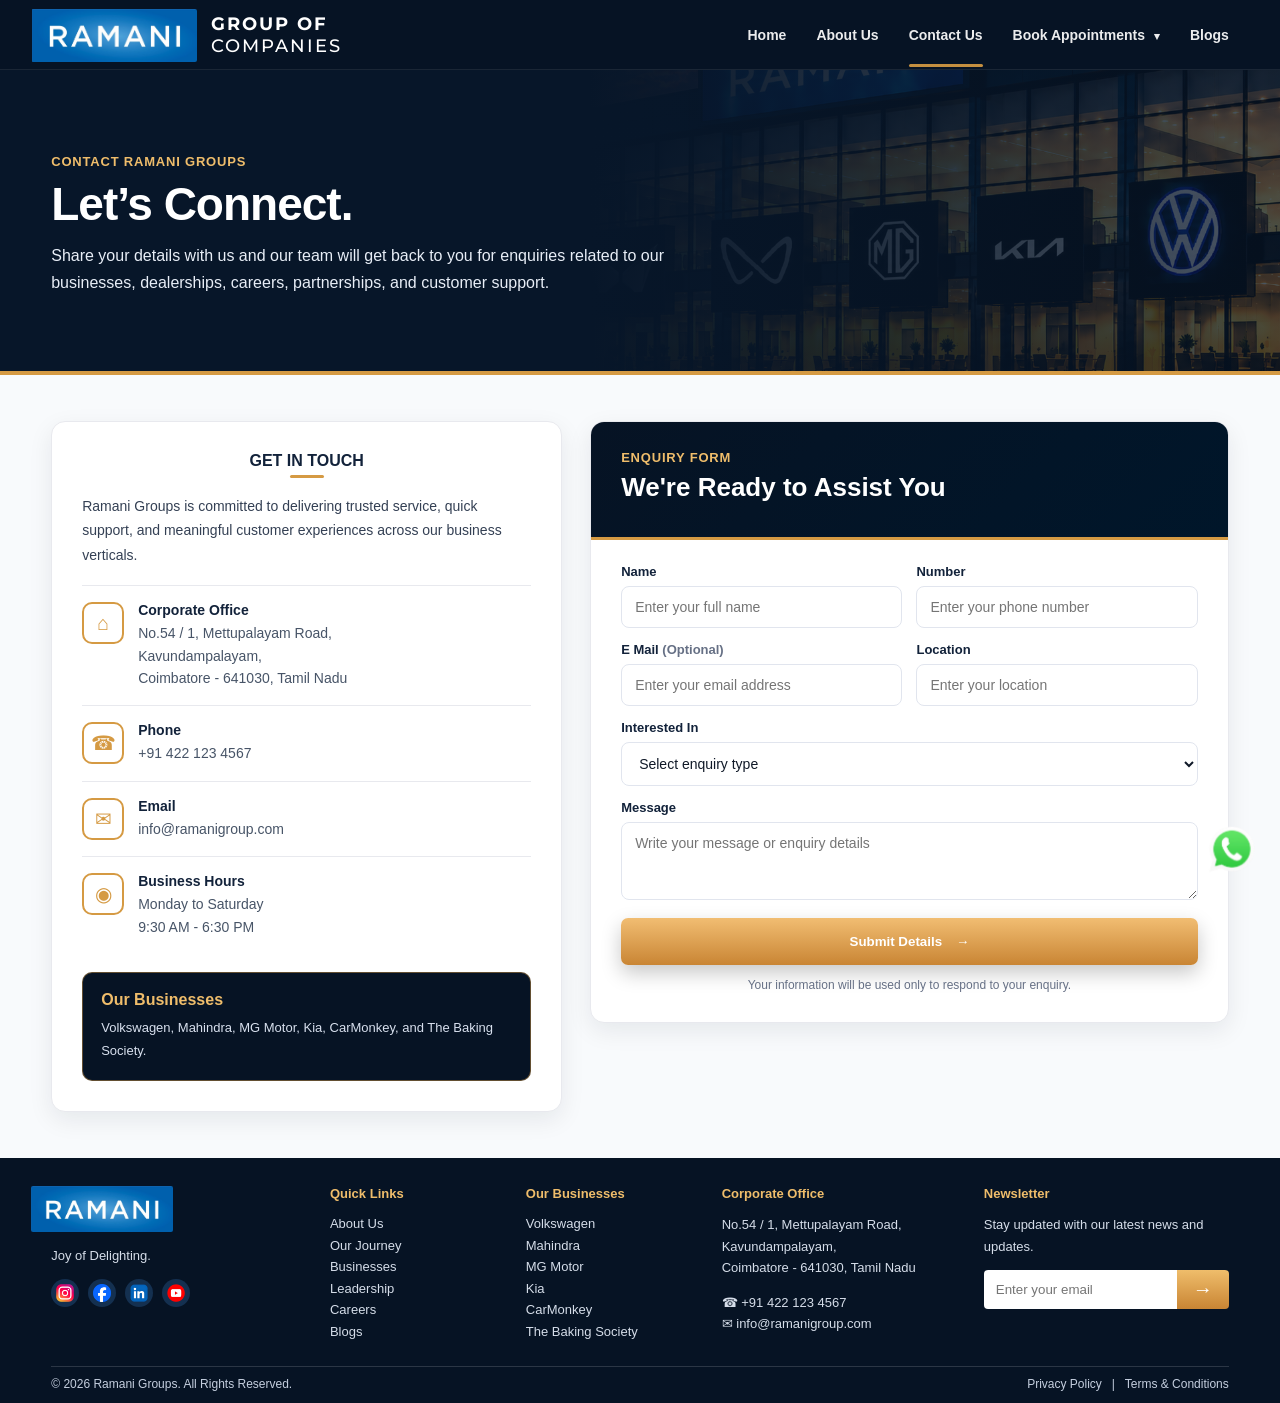
<file: contact-us.html>
<!DOCTYPE html>

<html lang="en">
<head>
<meta charset="utf-8"/>
<meta content="width=device-width, initial-scale=1.0" name="viewport"/>
<title>Contact Us | Ramani Groups</title>
<link href="assets/favicon.png" rel="icon" type="image/png"/>
<link crossorigin="" href="https://fonts.gstatic.com" rel="preconnect"/>
<style>
    :root{
      --navy:#00162a;
      --deep:#02101f;
      --gold:#d59a43;
      --gold2:#efbd6b;
      --text:#101928;
      --muted:#667085;
      --line:#e8e9ee;
      --white:#fff;
    }
    *{box-sizing:border-box}
    html{scroll-behavior:smooth}
    body{margin:0;font-family:Inter,Arial,Helvetica,sans-serif;color:var(--text);background:#fff}
    .container{width:min(1180px,92%);margin:auto}

    .topbar{height:70px;background:#061324;color:#fff;position:sticky;top:0;z-index:50;border-bottom:1px solid rgba(255,255,255,.08)}
    .nav{height:70px;display:flex;align-items:center}
    .brand{display:flex;align-items:center;text-decoration:none;color:#fff}
    .brand-logo{width:166px;height:53px;object-fit:contain;display:block;border-radius:2px}
    .footer .brand-logo{width:142px;height:auto}
    .menu{margin-left:auto;display:flex;gap:30px;align-items:center}
    .menu a{color:#fff;text-decoration:none;font-size:14px;font-weight:600;opacity:.92;position:relative}
    .menu a.active:after,.menu a:hover:after{content:"";height:3px;background:var(--gold);border-radius:4px;position:absolute;left:0;right:0;bottom:-24px}

    .page-hero{
      background:linear-gradient(90deg,#071629 0%,#071629 46%,rgba(7,22,41,.72) 100%),url('assets/hero-bg.png') right center/cover no-repeat;
      color:#fff;
      padding:82px 0 74px;
      border-bottom:4px solid var(--gold);
    }
    .eyebrow{color:var(--gold2);text-transform:uppercase;font-weight:800;letter-spacing:.8px;font-size:13px}
    .page-hero h1{margin:10px 0 14px;font-size:46px;line-height:1.05;font-weight:900;letter-spacing:-1px}
    .page-hero p{font-size:16px;line-height:1.7;max-width:650px;margin:0;color:#e8eef7}

    .contact-section{padding:46px 0;background:#f8fafc}
    .contact-grid{display:grid;grid-template-columns:1fr 1.25fr;gap:28px;align-items:start}
    .info-card,.form-card{
      background:#fff;
      border:1px solid var(--line);
      border-radius:14px;
      box-shadow:0 8px 24px rgba(16,24,40,.08);
      overflow:hidden;
    }
    .info-card{padding:30px}
    .section-title{margin:0 0 16px;font-size:22px;font-weight:900;color:#12223a;position:relative}
    .section-title:after{content:"";display:block;width:40px;height:3px;margin-top:8px;background:var(--gold);border-radius:10px}
    .info-card p{font-size:14px;line-height:1.75;color:#344054;margin:0 0 18px}
    .contact-item{display:flex;gap:14px;padding:16px 0;border-top:1px solid var(--line)}
    .contact-icon{width:42px;height:42px;display:grid;place-items:center;border:2px solid var(--gold);border-radius:10px;color:var(--gold);font-size:20px;flex:0 0 auto}
    .contact-item b{display:block;color:#12223a;font-size:14px;margin-bottom:4px}
    .contact-item span,.contact-item a{font-size:14px;line-height:1.6;color:#475467;text-decoration:none}
    .business-note{margin-top:18px;padding:18px;border-radius:10px;background:#061324;color:#fff;border:1px solid rgba(213,154,67,.45)}
    .business-note b{color:var(--gold2);display:block;margin-bottom:8px}
    .business-note p{color:#d8e0ee;margin:0;font-size:13px}

    .form-head{background:linear-gradient(135deg,#061324,#00162a);color:#fff;padding:26px 30px;border-bottom:3px solid var(--gold)}
    .form-head h2{margin:7px 0 8px;font-size:26px;line-height:1.15;font-weight:900}
    .form-head p{margin:0;font-size:14px;line-height:1.55;color:#d8e0ee}
    .lead-form{padding:26px 30px 30px}
    .form-row{display:grid;grid-template-columns:1fr 1fr;gap:14px}
    .form-group{margin-bottom:15px}
    .form-group label{display:block;font-size:13px;font-weight:800;color:#12223a;margin-bottom:7px}
    .form-group input,.form-group textarea,.form-group select{
      width:100%;
      border:1px solid #e1e5ee;
      border-radius:8px;
      padding:12px 13px;
      font:inherit;
      font-size:14px;
      color:var(--text);
      background:#fff;
      outline:none;
      transition:border-color .2s,box-shadow .2s;
    }
    .form-group textarea{min-height:112px;resize:vertical}
    .form-group input:focus,.form-group textarea:focus,.form-group select:focus{border-color:var(--gold);box-shadow:0 0 0 4px rgba(213,154,67,.14)}
    .btn{
      display:inline-flex;
      align-items:center;
      justify-content:center;
      gap:14px;
      background:linear-gradient(180deg,#f1bd72,#c98534);
      color:#fff;
      padding:15px 24px;
      border-radius:7px;
      text-decoration:none;
      font-weight:800;
      box-shadow:0 8px 20px rgba(0,0,0,.16);
      border:0;
      cursor:pointer;
      width:100%;
    }
    .form-note{font-size:12px;line-height:1.45;color:var(--muted);text-align:center;margin:12px 0 0}
    .form-success{display:none;margin-top:14px;padding:13px;border-radius:8px;background:#f8f3ea;color:#7c531f;font-size:13px;font-weight:800;text-align:center}
    .map-strip{background:#061324;color:#fff;padding:24px 0;border-top:1px solid rgba(255,255,255,.08)}
    .map-strip .container{display:flex;justify-content:space-between;gap:20px;align-items:center}
    .map-strip h3{margin:0;color:var(--gold2);font-size:18px}
    .map-strip p{margin:6px 0 0;color:#d8e0ee;font-size:13px;line-height:1.6}
    .outline{border:1px solid var(--gold);border-radius:5px;padding:12px 18px;color:#fff;text-decoration:none;font-weight:800;text-align:center;background:transparent;white-space:nowrap}

    .footer{background:#061324;color:#fff;padding:28px 0 12px}
    .foot{display:grid;grid-template-columns:1.5fr 1fr 1fr 1.4fr 1.4fr;gap:30px}
    .foot h4{margin:0 0 12px;color:var(--gold2);font-size:13px}
    .foot p,.foot a,.foot li{font-size:13px;color:#d5dde9;text-decoration:none;line-height:1.65}
    .foot ul{list-style:none;padding:0;margin:0}
    .social{display:flex;gap:9px;margin-top:10px}
    .social span{width:24px;height:24px;border-radius:50%;display:grid;place-items:center;background:#143050;font-size:12px}
    .newsletter{display:flex;margin-top:12px}
    .newsletter input{flex:1;background:#fff;border:0;border-radius:4px 0 0 4px;padding:12px;min-width:0}
    .newsletter button{border:0;background:linear-gradient(180deg,#efbd6b,#c98534);color:#fff;width:52px;border-radius:0 4px 4px 0;font-size:20px}
    .legal{border-top:1px solid rgba(255,255,255,.15);margin-top:18px;padding-top:10px;display:flex;justify-content:space-between;color:#c5cfdf;font-size:12px}
    .legal a{color:#c5cfdf;text-decoration:none}
    .legal a:hover{color:var(--gold2)}

    @media(max-width:900px){
      .menu{display:none}
      .contact-grid{grid-template-columns:1fr}
      .map-strip .container{display:block}
      .outline{display:inline-block;margin-top:14px}
      .foot{grid-template-columns:1fr 1fr}
    }
    @media(max-width:560px){
      .topbar,.nav{height:64px}
      .brand-logo{width:128px}
      .page-hero{padding:58px 0 50px}
      .page-hero h1{font-size:34px}
      .form-row{grid-template-columns:1fr}
      .lead-form,.form-head,.info-card{padding:22px}
      .foot{grid-template-columns:1fr}
      .legal{display:block}
    }
</style>
<link href="https://fonts.googleapis.com/css2?family=Montserrat:wght@500;700&amp;display=swap" rel="stylesheet"/><style>
    :root{
      --navy:#00162a; --deep:#02101f; --gold:#d59a43; --gold2:#efbd6b; --text:#101928; --muted:#667085; --line:#e8e9ee; --white:#fff;
    }
    *{box-sizing:border-box} html{scroll-behavior:smooth} body{margin:0;font-family:Inter,Arial,Helvetica,sans-serif;color:var(--text);background:#fff}.container{width:min(1180px,92%);margin:auto}.topbar{height:70px;background:#061324;color:#fff;position:sticky;top:0;z-index:50;border-bottom:1px solid rgba(255,255,255,.08)}.nav{height:70px;display:flex;align-items:center}.menu{margin-left:auto}.brand{display:flex;align-items:center;text-decoration:none;color:#fff}.brand-logo{width:166px;height:53px;object-fit:contain;display:block;border-radius:2px}.footer .brand-logo{width:142px;height:auto}.menu{display:flex;gap:30px;align-items:center}.menu a{color:#fff;text-decoration:none;font-size:14px;font-weight:600;opacity:.92;position:relative}.menu a.active:after,.menu a:hover:after{content:"";height:3px;background:var(--gold);border-radius:4px;position:absolute;left:0;right:0;bottom:-24px}.search{font-size:24px;color:#fff;opacity:.85}.hero{background:linear-gradient(90deg,#071629 0%,#071629 38%,rgba(7,22,41,.1) 70%),url('assets/hero-bg.png') right center/cover no-repeat;min-height:calc(100vh - 156px);color:#fff;display:flex;align-items:center}.hero .container{width:100%;max-width:none;margin:0;padding-left:56px}.hero-content{padding:52px 0 38px;max-width:560px;margin:0}.eyebrow{color:var(--gold2);text-transform:uppercase;font-weight:800;letter-spacing:.8px}.hero h1{margin:0 0 18px;font-size:44px;line-height:1.05;font-weight:900;letter-spacing:-1px}.hero h1 .gold{color:var(--gold2)}.hero p{font-size:16px;line-height:1.65;margin:0 0 26px;max-width:435px}.btn{display:inline-flex;align-items:center;gap:14px;background:linear-gradient(180deg,#f1bd72,#c98534);color:#fff;padding:16px 24px;border-radius:7px;text-decoration:none;font-weight:800;box-shadow:0 8px 20px rgba(0,0,0,.22)}.stats-band{background:#061324;color:#fff;border-top:1px solid rgba(255,255,255,.08);border-bottom:1px solid rgba(255,255,255,.08)}.stats{display:grid;grid-template-columns:repeat(5,1fr);gap:0}.stat{display:flex;gap:14px;align-items:center;min-height:86px;padding:18px 22px;border-right:1px solid rgba(255,255,255,.22)}.stat:last-child{border-right:0}.stat-icon{width:38px;height:38px;border:2px solid var(--gold);border-radius:10px;display:grid;place-items:center;color:var(--gold);font-size:21px}.stat b{display:block;font-size:17px}.stat small{font-size:12px;color:#e8eef7}.section{padding:14px 0 18px}.section-title{text-align:center;margin:0 0 16px;font-size:16px;font-weight:900;color:#12223a;text-transform:uppercase;position:relative}.section-title:after{content:"";display:block;width:34px;height:3px;margin:5px auto 0;background:var(--gold);border-radius:10px}.business-grid{display:grid;grid-template-columns:repeat(6,1fr);gap:14px}.biz-card{display:block;text-decoration:none;background:#fff;border:1px solid #e3e4e8;border-radius:8px;overflow:hidden;box-shadow:0 2px 8px rgba(16,24,40,.06);transition:.2s}.biz-card img{width:100%;display:block}.biz-card:hover{transform:translateY(-4px);box-shadow:0 10px 24px rgba(16,24,40,.12)}.journey-timeline{padding:8px 0 4px;position:relative}
.journey-line{position:absolute;left:7%;right:7%;top:31px;height:2px;background:#dfc08d;z-index:0}
.timeline-grid{display:grid;grid-template-columns:repeat(7,1fr);position:relative;z-index:1}
.timeline-item{text-align:center;padding:0 8px;color:#111827}
.timeline-icon{width:42px;height:42px;margin:0 auto 8px;border:2px solid #dfc08d;border-radius:50%;background:#fff;display:grid;place-items:center;color:#c58b3d;font-size:19px;box-shadow:0 0 0 6px #fff}
.timeline-item h3{font-size:13px;margin:0 0 4px;font-weight:900;color:#101928}
.timeline-item p{font-size:11px;line-height:1.25;margin:0;font-weight:600;color:#1f2937}
@media(max-width:900px){.journey-line{display:none}.timeline-grid{grid-template-columns:repeat(2,1fr);gap:18px 10px}.timeline-item{padding:0 12px}}
@media(max-width:560px){.hero{min-height:calc(100vh - 150px)}.timeline-grid{grid-template-columns:1fr}.timeline-icon{margin-bottom:6px}}.dark-panel{background:#061324;color:#fff;padding:12px 0 16px}.lead-head{display:flex;justify-content:space-between;align-items:end;gap:30px;margin-bottom:18px}.lead-head h2{margin:0;font-size:22px}.lead-head p{margin:0;max-width:460px;line-height:1.3;color:#d8e0ee;font-size:13px}.leaders-grid{display:grid;grid-template-columns:repeat(3,1fr);gap:18px}.leader-card{display:block;background:#071d35;border:1px solid var(--gold);border-radius:10px;overflow:hidden;box-shadow:0 8px 24px rgba(0,0,0,.18);opacity:0;transform:translateY(36px);transition:opacity .65s ease,transform .65s ease,box-shadow .25s ease}.leader-card.is-visible{opacity:1;transform:translateY(0)}.leader-card:hover{box-shadow:0 16px 34px rgba(0,0,0,.28);transform:translateY(-4px)}.leader-card img{width:100%;height:140px;aspect-ratio:auto;object-fit:cover;display:block;background:#0b2038}.leader-card.founders-card{grid-column:1/-1;display:grid;grid-template-columns:minmax(280px,38%) 1fr;align-items:stretch}.leader-card.founders-card img{height:100%;aspect-ratio:auto;object-fit:cover}.leader-card.founders-card .leader-copy{display:flex;flex-direction:column;justify-content:center;min-height:238px}.leader-copy{padding:10px 12px;color:#fff;position:relative;min-height:90px}.leader-role{color:var(--gold2);font-size:15px;font-weight:900;text-transform:uppercase;margin-bottom:8px}.leader-copy h3{margin:0 0 4px;font-size:13px;line-height:1.15}.founder-card h3{font-size:18px;line-height:1.25}.founder-card p{font-size:13px;line-height:1.4}.leader-copy p{margin:0;color:#e1e8f3;font-size:11px;line-height:1.25}.leader-copy .quote{color:var(--gold2);font-size:26px;line-height:0;vertical-align:-8px}.leader-copy .designation{color:var(--gold2);font-size:12px;font-weight:800;margin-top:12px}.growth{padding:28px 0}.growth-box{border:1px solid #e8e8e8;border-radius:5px;display:grid;grid-template-columns:repeat(6,1fr);background:#fff;box-shadow:0 2px 8px rgba(16,24,40,.04)}.growth-item{text-align:center;padding:24px 10px;border-right:1px solid #ececec}.growth-item:last-child{border-right:0}.growth-item .gi{font-size:28px;color:var(--gold)}.growth-item b{display:block;font-size:24px;margin:4px 0;color:#14243b}.growth-item small{font-weight:600;color:#39465c}.life-grid{display:grid;grid-template-columns:repeat(5,1fr);gap:12px}.life-grid img{width:100%;height:92px;object-fit:cover;border-radius:7px;box-shadow:0 3px 8px rgba(0,0,0,.14)}.join{text-align:center;margin:12px 0 4px}.join .btn-small{background:#061324;color:#fff;padding:9px 36px;border-radius:4px;text-decoration:none;font-size:13px;font-weight:800}.news{padding-bottom:30px}.news-row{display:grid;grid-template-columns:repeat(4,1fr) 150px;gap:14px;align-items:center}.news-card{border:1px solid #e6e7eb;border-radius:7px;overflow:hidden;background:#fff;box-shadow:0 2px 8px rgba(16,24,40,.05)}.news-card img{width:100%;height:78px;object-fit:cover;display:block}.news-card .copy{padding:8px 10px 12px}.news-card .tag{font-size:11px;color:var(--gold);font-weight:800}.news-card h3{font-size:14px;line-height:1.15;margin:3px 0;font-weight:900}.news-card time{font-size:11px;color:#667085;font-weight:700}.outline{border:1px solid var(--gold);border-radius:5px;padding:14px 18px;color:#8a5b23;text-decoration:none;font-weight:800;text-align:center;background:#fff}.footer{background:#061324;color:#fff;padding:28px 0 12px}.foot{display:grid;grid-template-columns:1.5fr 1fr 1fr 1.4fr 1.4fr;gap:30px}.foot h4{margin:0 0 12px;color:var(--gold2);font-size:13px}.foot p,.foot a,.foot li{font-size:13px;color:#d5dde9;text-decoration:none;line-height:1.65}.foot ul{list-style:none;padding:0;margin:0}.social{display:flex;gap:9px;margin-top:10px}.social a{width:28px;height:28px;border-radius:50%;display:grid;place-items:center;background:#143050;overflow:hidden}.social img{width:18px;height:18px;object-fit:contain;display:block}.newsletter{display:flex;margin-top:12px}.newsletter input{flex:1;background:#fff;border:0;border-radius:4px 0 0 4px;padding:12px}.newsletter button{border:0;background:linear-gradient(180deg,#efbd6b,#c98534);color:#fff;width:52px;border-radius:0 4px 4px 0;font-size:20px}.legal{border-top:1px solid rgba(255,255,255,.15);margin-top:18px;padding-top:10px;display:flex;justify-content:space-between;color:#c5cfdf;font-size:12px}.mobile-note{display:none}@media(max-width:900px){.menu{display:none}.hero{background:linear-gradient(90deg,#071629 0%,rgba(7,22,41,.85) 100%),url('assets/hero-bg.png') center/cover no-repeat;min-height:calc(100vh - 150px)}.hero .container{padding-left:28px;padding-right:24px}.hero h1{font-size:34px}.leaders-grid{grid-template-columns:1fr}.leader-card.founders-card{grid-template-columns:1fr}.leader-card.founders-card img{height:auto;aspect-ratio:4/3}.stats,.business-grid,.growth-box{grid-template-columns:repeat(2,1fr)}.stat:nth-child(even),.growth-item:nth-child(even){border-right:0}.business-grid{gap:10px}.lead-head{display:block}.life-grid,.news-row{grid-template-columns:repeat(2,1fr)}.news-row .outline{grid-column:1/-1}.foot{grid-template-columns:1fr 1fr}}@media(max-width:560px){.brand-logo{width:128px}.hero h1{font-size:29px}.leader-card img{width:100%;aspect-ratio:4/3}.stats,.business-grid,.growth-box,.life-grid,.news-row,.foot{grid-template-columns:1fr}.stat,.growth-item{border-right:0;border-bottom:1px solid rgba(255,255,255,.16)}.growth-item{border-bottom:1px solid #ececec}.legal{display:block}.topbar,.nav{height:64px}}
  
.exec-card{display:flex;align-items:stretch}
.exec-card img{width:140px!important;height:140px!important;flex-shrink:0}
.exec-card .leader-copy{min-height:auto;display:flex;flex-direction:column;justify-content:center}
@media(max-width:768px){.exec-card{display:block}.exec-card img{width:100%!important;height:140px!important}}


.founder-card .leader-role{font-size:17px!important;letter-spacing:.5px}
.founder-card h3{font-size:20px!important;line-height:1.25!important}
.founder-card p{font-size:14px!important;line-height:1.45!important}
.exec-card .leader-role{font-size:14px!important}
.legal a{color:#c5cfdf;text-decoration:none}
.legal a:hover{color:var(--gold2)}


.founder-card .leader-copy{padding:10px 14px!important;min-height:auto!important}
.founder-card .leader-role{font-size:60px!important;line-height:1!important;font-weight:900!important}
.founder-card h3{font-size:24px!important;line-height:1.2!important;margin:6px 0!important}
.founder-card p{font-size:15px!important;line-height:1.4!important}

.popup-overlay{
display:none;
position:fixed;
inset:0;
background:rgba(0,0,0,.66);
z-index:10000;
align-items:center;
justify-content:center;
padding:20px;
backdrop-filter:blur(3px);
}
.popup-box{
background:#fff;
border-radius:16px;
max-width:470px;
width:100%;
overflow:hidden;
position:relative;
border:1px solid rgba(213,154,67,.45);
box-shadow:0 24px 70px rgba(0,0,0,.42);
}
.popup-head{
background:linear-gradient(135deg,#061324,#00162a);
color:#fff;
padding:26px 30px 22px;
text-align:center;
}
.popup-head .eyebrow{
font-size:12px;
letter-spacing:1px;
}
.popup-head h2{
margin:8px 0 8px;
font-size:26px;
line-height:1.15;
font-weight:900;
}
.popup-head p{
margin:0;
font-size:14px;
line-height:1.55;
color:#d8e0ee;
}
.popup-close{
position:absolute;
right:14px;
top:12px;
cursor:pointer;
font-size:28px;
font-weight:bold;
z-index:2;
color:#fff;
background:rgba(255,255,255,.12);
width:34px;
height:34px;
line-height:30px;
text-align:center;
border:1px solid rgba(255,255,255,.18);
border-radius:50%;
}
.lead-form{
padding:24px 30px 28px;
}
.form-group{
margin-bottom:14px;
}
.form-group label{
display:block;
font-size:13px;
font-weight:800;
color:#12223a;
margin-bottom:7px;
}
.form-group input,.form-group textarea{
width:100%;
border:1px solid #e1e5ee;
border-radius:8px;
padding:12px 13px;
font:inherit;
font-size:14px;
color:var(--text);
background:#fff;
outline:none;
transition:border-color .2s,box-shadow .2s;
}
.form-group textarea{
min-height:78px;
resize:vertical;
}
.form-group input:focus,.form-group textarea:focus{
border-color:var(--gold);
box-shadow:0 0 0 4px rgba(213,154,67,.14);
}
.form-submit{
width:100%;
border:0;
cursor:pointer;
justify-content:center;
margin-top:4px;
}
.form-note{
font-size:12px;
line-height:1.45;
color:var(--muted);
text-align:center;
margin:12px 0 0;
}
.form-success{
display:none;
margin-top:12px;
padding:12px;
border-radius:8px;
background:#f8f3ea;
color:#7c531f;
font-size:13px;
font-weight:800;
text-align:center;
}
@media(max-width:560px){.popup-head{padding:24px 22px 20px}.lead-form{padding:22px}.popup-head h2{font-size:23px}}


.brand{
display:flex;
align-items:center;
gap:14px;
margin-left:-20px;
}
.brand-text{
display:flex;
flex-direction:column;
line-height:1;
color:#fff;
font-family:'Montserrat', Arial, sans-serif;
}
.brand-text span{
font-size:18px;
font-weight:700;
letter-spacing:2px;
}
.brand-text small{
font-size:18px;
font-weight:500;
letter-spacing:2px;
margin-top:4px;
}



/* Header appointment dropdown */
.menu .menu-dropdown{position:relative;display:inline-flex;align-items:center}
.menu .appointment-toggle{cursor:default}
.menu .drop-arrow{font-size:11px;margin-left:5px}
.menu .dropdown-menu{
  display:none;
  position:absolute;
  top:100%;
  left:0;
  min-width:238px;
  background:#061324;
  border:1px solid rgba(213,154,67,.55);
  border-radius:8px;
  padding:8px 0;
  box-shadow:0 12px 28px rgba(0,0,0,.28);
  z-index:1000;
}
.menu .menu-dropdown::after{
  content:"";
  position:absolute;
  left:0;
  right:0;
  top:100%;
  height:18px;
}
.menu .menu-dropdown:hover .dropdown-menu,.menu .menu-dropdown:focus-within .dropdown-menu{display:block}
.menu .dropdown-menu a{
  display:block;
  padding:11px 16px;
  white-space:nowrap;
  font-size:13px;
}
.menu .dropdown-menu a:hover{background:rgba(213,154,67,.14);color:#fff}
.menu .dropdown-menu a:hover:after{display:none!important}




/* Mobile header menu improvements */
.mobile-menu-toggle{
  display:none;
  margin-left:auto;
  width:42px;
  height:42px;
  border:1px solid rgba(255,255,255,.25);
  border-radius:8px;
  background:rgba(255,255,255,.06);
  cursor:pointer;
  align-items:center;
  justify-content:center;
  flex-direction:column;
  gap:5px;
  padding:0;
}
.mobile-menu-toggle span{
  display:block;
  width:22px;
  height:2px;
  background:#fff;
  border-radius:4px;
}
@media(max-width:900px){
  .topbar{z-index:9998}
  .nav{position:relative}
  .mobile-menu-toggle{display:flex}
  .menu{
    display:none;
    position:absolute;
    top:70px;
    left:0;
    right:0;
    margin-left:0;
    width:100%;
    background:#061324;
    border:1px solid rgba(213,154,67,.35);
    border-radius:0 0 12px 12px;
    box-shadow:0 18px 38px rgba(0,0,0,.34);
    padding:12px;
    flex-direction:column;
    align-items:stretch;
    gap:0;
  }
  .menu.is-open{display:flex}
  .menu a,.menu .appointment-toggle{
    display:block;
    padding:13px 14px;
    border-bottom:1px solid rgba(255,255,255,.08);
    font-size:14px;
  }
  .menu a.active:after,.menu a:hover:after{display:none}
  .menu .menu-dropdown{
    display:block;
    width:100%;
  }
  .menu .menu-dropdown::after{display:none}
  .menu .dropdown-menu{
    display:block;
    position:static;
    min-width:0;
    width:100%;
    margin:0 0 6px;
    padding:0 0 0 14px;
    border:0;
    border-radius:0;
    background:rgba(255,255,255,.04);
    box-shadow:none;
  }
  .menu .dropdown-menu a{
    padding:11px 14px;
    font-size:13px;
  }
}
@media(max-width:560px){
  .menu{top:64px}
  .brand{gap:8px;margin-left:0}
  .brand-text span{font-size:20px;letter-spacing:1px}
  .brand-text small{font-size:8px;letter-spacing:1.2px}
  .hero .container{padding-left:20px;padding-right:20px}
  .btn{width:100%;justify-content:center;text-align:center;padding:14px 18px}
  .outline{display:block;width:100%}
  .foot{gap:20px}
  .newsletter{max-width:100%}
}


/* Mobile-only layout refinements requested */
@media(max-width:560px){
  .brand-text span,
  .brand-text small{
    font-size:11px!important;
    line-height:1.05!important;
    letter-spacing:1.4px!important;
    font-weight:700!important;
  }
  .brand-text small{margin-top:3px!important}

  #businesses .business-grid{
    grid-template-columns:repeat(2,1fr)!important;
    gap:10px!important;
  }

  #journey .timeline-grid{
    grid-template-columns:repeat(2,1fr)!important;
    gap:18px 10px!important;
  }
  #journey .timeline-item:nth-child(7){
    grid-column:1 / -1;
    max-width:52%;
    margin:0 auto;
  }

  #leadership .exec-card{
    display:flex!important;
    align-items:stretch!important;
  }
  #leadership .exec-card img{
    width:42%!important;
    height:auto!important;
    min-height:150px!important;
    aspect-ratio:auto!important;
    object-fit:cover!important;
    flex:0 0 42%!important;
  }
  #leadership .exec-card .leader-copy{
    flex:1!important;
    min-height:auto!important;
    justify-content:center!important;
    padding:10px!important;
  }
  #leadership .exec-card .leader-role{font-size:11px!important;margin-bottom:5px!important}
  #leadership .exec-card h3{font-size:12px!important;line-height:1.2!important}
  #leadership .exec-card p{font-size:10px!important;line-height:1.25!important}
}


/* Mobile Chrome final refinements - desktop unchanged */
@media(max-width:560px){
  /* Reduce first/hero container height */
  .hero{
    min-height:auto!important;
    padding:34px 0 30px!important;
    align-items:flex-start!important;
  }
  .hero .container,
  .hero-content{
    padding-top:18px!important;
    padding-bottom:12px!important;
  }
  .hero h1{
    font-size:25px!important;
    line-height:1.12!important;
    margin-bottom:12px!important;
  }
  .hero p{
    font-size:14px!important;
    line-height:1.45!important;
    margin-bottom:16px!important;
  }

  /* Growth: 2 + 2 + 2 */
  .growth-box{
    grid-template-columns:repeat(2,1fr)!important;
  }
  .growth-item{
    border-right:1px solid #ececec!important;
    border-bottom:1px solid #ececec!important;
    padding:18px 8px!important;
  }
  .growth-item:nth-child(even){border-right:0!important}
  .growth-item:nth-last-child(-n+2){border-bottom:0!important}

  /* Life at Ramani: 4:3 images, final row image + button */
  #life .container{
    display:grid!important;
    grid-template-columns:repeat(2,1fr)!important;
    gap:12px!important;
    align-items:center!important;
  }
  #life .section-title{grid-column:1 / -1!important}
  #life .life-grid{display:contents!important}
  #life .life-grid img{
    width:100%!important;
    height:auto!important;
    aspect-ratio:4 / 3!important;
    object-fit:cover!important;
  }
  #life .join{
    margin:0!important;
    align-self:center!important;
    text-align:center!important;
  }
  #life .join .btn-small{
    display:flex!important;
    min-height:100%!important;
    aspect-ratio:4 / 3!important;
    align-items:center!important;
    justify-content:center!important;
    padding:10px!important;
    font-size:12px!important;
    line-height:1.2!important;
  }

  /* News: two columns, card image left and text right */
  #news .news-row{
    grid-template-columns:repeat(2,1fr)!important;
    gap:12px!important;
  }
  #news .news-card{
    display:grid!important;
    grid-template-columns:42% 58%!important;
    align-items:stretch!important;
  }
  #news .news-card img{
    width:100%!important;
    height:100%!important;
    min-height:96px!important;
    object-fit:cover!important;
  }
  #news .news-card .copy{
    padding:8px!important;
  }
  #news .news-card h3{
    font-size:11px!important;
    line-height:1.18!important;
  }
  #news .news-card .tag,
  #news .news-card time{
    font-size:9px!important;
  }
  #news .outline{
    grid-column:1 / -1!important;
    width:auto!important;
    justify-self:center!important;
    padding:12px 24px!important;
  }

  /* Footer: 2-column mobile layout */
  .footer .foot{
    grid-template-columns:repeat(2,1fr)!important;
    gap:22px 18px!important;
    align-items:start!important;
  }
  .footer .foot > div:first-child{
    display:none!important;
  }
  .footer .foot h4{font-size:12px!important;margin-bottom:8px!important}
  .footer .foot p,
  .footer .foot a,
  .footer .foot li{font-size:11px!important;line-height:1.55!important}
  .footer .newsletter{
    display:flex!important;
    width:100%!important;
  }
  .footer .newsletter input{min-width:0!important;padding:9px!important;font-size:11px!important}
  .footer .newsletter button{width:38px!important;font-size:16px!important}
  .footer .legal{
    display:flex!important;
    justify-content:space-between!important;
    gap:10px!important;
    align-items:center!important;
    font-size:10px!important;
  }
  .footer .legal span:first-child{text-align:left!important;flex:1!important}
  .footer .legal span:last-child{text-align:right!important;flex:1!important}
}



/* Mobile viewport fit fixes - Chrome mobile only */
@media(max-width:560px){
  html, body{
    width:100%!important;
    max-width:100%!important;
    overflow-x:hidden!important;
  }
  body{
    position:relative!important;
  }
  img, video, iframe{
    max-width:100%!important;
  }
  .container{
    width:100%!important;
    max-width:100%!important;
    padding-left:12px!important;
    padding-right:12px!important;
    margin-left:0!important;
    margin-right:0!important;
  }
  .topbar, .nav{
    width:100%!important;
    max-width:100vw!important;
  }
  .nav{
    padding-left:10px!important;
    padding-right:10px!important;
  }
  .brand{
    margin-left:0!important;
    gap:8px!important;
    min-width:0!important;
    max-width:calc(100vw - 64px)!important;
  }
  .brand-logo{
    width:96px!important;
    max-width:34vw!important;
    height:auto!important;
  }
  .brand-text{
    min-width:0!important;
  }
  .brand-text span,
  .brand-text small{
    letter-spacing:1px!important;
    white-space:nowrap!important;
  }
  .brand-text span{font-size:17px!important}
  .brand-text small{font-size:17px!important;line-height:1!important}

  .mobile-menu-toggle{
    flex:0 0 auto!important;
    margin-left:auto!important;
  }
  .menu{
    left:12px!important;
    right:12px!important;
    width:auto!important;
    max-width:calc(100vw - 24px)!important;
    overflow:hidden!important;
  }
  .menu a, .menu .appointment-toggle{
    white-space:normal!important;
    word-break:normal!important;
  }

  .hero .container{
    padding-left:14px!important;
    padding-right:14px!important;
  }
  .hero h1{
    font-size:23px!important;
    word-break:normal!important;
  }
  .btn, .outline, .join .btn-small{
    max-width:100%!important;
    box-sizing:border-box!important;
  }

  .stats, .business-grid, .timeline-grid, .growth-box, #news .news-row, .footer .foot{
    width:100%!important;
    max-width:100%!important;
    min-width:0!important;
  }
  .stat, .biz-card, .timeline-item, .growth-item, .news-card, .footer .foot > div{
    min-width:0!important;
  }

  .business-grid{
    grid-template-columns:repeat(2,minmax(0,1fr))!important;
    gap:10px!important;
  }
  .biz-card img{
    width:100%!important;
    height:auto!important;
  }

  .timeline-grid{
    grid-template-columns:repeat(2,minmax(0,1fr))!important;
    gap:14px 8px!important;
  }
  .timeline-item:last-child{
    grid-column:1 / -1!important;
    max-width:50%!important;
    justify-self:center!important;
  }

  #leadership .exec-card{
    width:100%!important;
    max-width:100%!important;
    grid-template-columns:none!important;
  }
  #leadership .exec-card img{
    width:40%!important;
    flex-basis:40%!important;
    min-width:0!important;
    min-height:128px!important;
  }
  #leadership .exec-card .leader-copy{
    min-width:0!important;
    overflow-wrap:anywhere!important;
  }

  #life .container{
    grid-template-columns:repeat(2,minmax(0,1fr))!important;
  }
  #life .join .btn-small{
    width:100%!important;
  }

  #news .news-row{
    grid-template-columns:repeat(2,minmax(0,1fr))!important;
    gap:10px!important;
  }
  #news .news-card{
    grid-template-columns:40% minmax(0,60%)!important;
    min-width:0!important;
  }
  #news .news-card img{
    min-height:86px!important;
  }
  #news .news-card .copy{
    min-width:0!important;
    overflow-wrap:anywhere!important;
    padding:6px!important;
  }
  #news .news-card h3{
    font-size:10px!important;
    line-height:1.15!important;
    margin:2px 0!important;
  }

  .footer .foot{
    grid-template-columns:repeat(2,minmax(0,1fr))!important;
    gap:18px 12px!important;
  }
  .footer .newsletter{
    min-width:0!important;
  }
  .footer .newsletter input{
    width:calc(100% - 34px)!important;
    min-width:0!important;
  }
  .footer .newsletter button{
    width:34px!important;
    flex:0 0 34px!important;
  }
  .footer .legal{
    width:100%!important;
    max-width:100%!important;
    gap:8px!important;
    align-items:flex-start!important;
  }
  .footer .legal span{
    min-width:0!important;
    overflow-wrap:anywhere!important;
    font-size:9px!important;
  }
  .footer .legal span:last-child{
    white-space:normal!important;
  }

  .popup-box{
    max-width:calc(100vw - 24px)!important;
  }
  .whatsapp-float{
    right:12px!important;
    bottom:12px!important;
    width:52px!important;
    height:52px!important;
  }
}


/* Mobile Chrome contact-page fit fixes - requested changes */
@media(max-width:560px){
  html, body{
    width:100%!important;
    max-width:100vw!important;
    min-width:0!important;
    overflow-x:hidden!important;
  }
  *, *::before, *::after{
    box-sizing:border-box!important;
  }
  .container,
  .contact-section .container,
  .contact-grid,
  .info-card,
  .form-card,
  .lead-form,
  .form-row,
  .form-group{
    width:100%!important;
    max-width:100%!important;
    min-width:0!important;
  }
  .contact-section{
    padding:28px 0!important;
    overflow-x:hidden!important;
  }
  .contact-grid{
    display:grid!important;
    grid-template-columns:minmax(0,1fr)!important;
    gap:18px!important;
  }
  .info-card,
  .form-card{
    margin:0!important;
    overflow:hidden!important;
  }
  .form-row{
    display:grid!important;
    grid-template-columns:minmax(0,1fr)!important;
    gap:0!important;
  }
  .lead-form,
  .form-head,
  .info-card{
    padding-left:16px!important;
    padding-right:16px!important;
  }
  .form-group input,
  .form-group textarea,
  .form-group select,
  #contactBusiness{
    display:block!important;
    width:100%!important;
    max-width:100%!important;
    min-width:0!important;
    box-sizing:border-box!important;
    font-size:14px!important;
  }
  #contactBusiness{
    appearance:auto!important;
    -webkit-appearance:menulist!important;
    white-space:normal!important;
  }
  .page-hero,
  main,
  footer,
  .footer{
    width:100%!important;
    max-width:100vw!important;
    overflow-x:hidden!important;
  }
}

/* Match Book Appointments typography with header menu links */
.menu .appointment-toggle{
  color:#fff!important;
  text-decoration:none!important;
  font-family:Inter,Arial,Helvetica,sans-serif!important;
  font-size:14px!important;
  font-weight:600!important;
  line-height:normal!important;
  opacity:.92!important;
}


/* Mobile Chrome custom dropdown fix for Contact Us enquiry form */
@media(max-width:560px){
  .form-card,
  .lead-form,
  .form-group{
    overflow:visible!important;
  }
  .form-group select#contactBusiness{
    display:none!important;
  }
  .mobile-custom-select{
    position:relative!important;
    width:100%!important;
    max-width:100%!important;
    min-width:0!important;
    box-sizing:border-box!important;
  }
  .mobile-custom-select__button{
    width:100%!important;
    max-width:100%!important;
    min-width:0!important;
    height:42px!important;
    border:1px solid #e1e5ee!important;
    border-radius:8px!important;
    padding:0 36px 0 13px!important;
    font:inherit!important;
    font-size:14px!important;
    color:var(--text)!important;
    background:#fff!important;
    text-align:left!important;
    cursor:pointer!important;
    box-sizing:border-box!important;
    position:relative!important;
    overflow:hidden!important;
    white-space:nowrap!important;
    text-overflow:ellipsis!important;
  }
  .mobile-custom-select__button:after{
    content:'⌄';
    position:absolute;
    right:13px;
    top:50%;
    transform:translateY(-50%);
    color:#101928;
    font-size:16px;
    pointer-events:none;
  }
  .mobile-custom-select__button:focus{
    outline:none!important;
    border-color:var(--gold)!important;
    box-shadow:0 0 0 4px rgba(213,154,67,.14)!important;
  }
  .mobile-custom-select__list{
    display:none;
    position:absolute!important;
    left:0!important;
    right:0!important;
    top:calc(100% + 4px)!important;
    width:100%!important;
    max-width:100%!important;
    min-width:0!important;
    max-height:190px!important;
    overflow-y:auto!important;
    overflow-x:hidden!important;
    margin:0!important;
    padding:4px 0!important;
    list-style:none!important;
    background:#fff!important;
    border:1px solid var(--gold)!important;
    border-radius:8px!important;
    box-shadow:0 10px 24px rgba(16,24,40,.18)!important;
    z-index:50!important;
    box-sizing:border-box!important;
  }
  .mobile-custom-select.is-open .mobile-custom-select__list{
    display:block!important;
  }
  .mobile-custom-select__option{
    display:block!important;
    width:100%!important;
    padding:10px 13px!important;
    font-size:14px!important;
    line-height:1.25!important;
    color:#101928!important;
    background:#fff!important;
    cursor:pointer!important;
    white-space:normal!important;
    overflow-wrap:anywhere!important;
  }
  .mobile-custom-select__option:hover,
  .mobile-custom-select__option.is-selected{
    background:#eef4fb!important;
  }
  .footer{position:relative!important;z-index:1!important;}
}

</style></head>
<body>
<header class="topbar">
<div class="container nav">
<a class="brand" href="index.html" rel="noopener noreferrer" target="_blank">
<img alt="Ramani logo" class="brand-logo" src="assets/ramani-logo.png"/>
<div class="brand-text">
<span>GROUP OF</span>
<small>COMPANIES</small>
</div>
</a><button aria-controls="primaryMenu" aria-expanded="false" aria-label="Open menu" class="mobile-menu-toggle" type="button"><span></span><span></span><span></span></button>
<nav class="menu" id="primaryMenu"><a href="index.html" rel="noopener noreferrer">Home</a><a href="about-us.html" rel="noopener noreferrer" target="_blank">About Us</a><a class="active" href="contact-us.html" rel="noopener noreferrer" target="_blank">Contact Us</a><div class="menu-dropdown"><span class="appointment-toggle" tabindex="0">Book Appointments <span class="drop-arrow">▾</span></span><div class="dropdown-menu"><a href="Book-service-test-drive.html#test-drive" rel="noopener noreferrer" target="_blank">Book Test Drive</a><a href="Book-service-test-drive.html#service-appointment" rel="noopener noreferrer" target="_blank">Book Service Appointment</a></div></div><a href="index.html#blogs" rel="noopener noreferrer" target="_blank">Blogs</a></nav>
</div>
</header>
<main>
<section class="page-hero">
<div class="container">
<span class="eyebrow">Contact Ramani Groups</span>
<h1>Let’s Connect.</h1>
<p>Share your details with us and our team will get back to you for enquiries related to our businesses, dealerships, careers, partnerships, and customer support.</p>
</div>
</section>
<section class="contact-section">
<div class="container contact-grid">
<aside class="info-card">
<h2 class="section-title">Get in Touch</h2>
<p>Ramani Groups is committed to delivering trusted service, quick support, and meaningful customer experiences across our business verticals.</p>
<div class="contact-item">
<div class="contact-icon">⌂</div>
<div>
<b>Corporate Office</b>
<span>No.54 / 1, Mettupalayam Road,<br/>Kavundampalayam,<br/>Coimbatore - 641030, Tamil Nadu</span>
</div>
</div>
<div class="contact-item">
<div class="contact-icon">☎</div>
<div>
<b>Phone</b>
<a href="tel:+914221234567">+91 422 123 4567</a>
</div>
</div>
<div class="contact-item">
<div class="contact-icon">✉</div>
<div>
<b>Email</b>
<a href="mailto:info@ramanigroup.com">info@ramanigroup.com</a>
</div>
</div>
<div class="contact-item">
<div class="contact-icon">◉</div>
<div>
<b>Business Hours</b>
<span>Monday to Saturday<br/>9:30 AM - 6:30 PM</span>
</div>
</div>
<div class="business-note">
<b>Our Businesses</b>
<p>Volkswagen, Mahindra, MG Motor, Kia, CarMonkey, and The Baking Society.</p>
</div>
</aside>
<section class="form-card">
<div class="form-head">
<span class="eyebrow">Enquiry Form</span>
<h2>We're Ready to Assist You</h2>
</div>
<form class="lead-form" id="contactForm">
<div class="form-row">
<div class="form-group">
<label for="contactName">Name</label>
<input id="contactName" name="name" placeholder="Enter your full name" required="" type="text"/>
</div>
<div class="form-group">
<label for="contactMobile">Number</label>
<input id="contactMobile" name="number" pattern="[0-9+\-\s]{10,15}" placeholder="Enter your phone number" required="" type="tel"/>
</div>
</div>
<div class="form-row">
<div class="form-group">
<label for="contactEmail">E Mail <span style="font-weight:600;color:#667085;">(Optional)</span></label>
<input id="contactEmail" name="email" placeholder="Enter your email address" type="email"/>
</div>
<div class="form-group">
<label for="contactLocation">Location</label>
<input id="contactLocation" name="location" placeholder="Enter your location" required="" type="text"/>
</div>
</div>
<div class="form-group">
<label for="contactBusiness">Interested In</label>
<select id="contactBusiness" name="business">
<option value="">Select enquiry type</option>
<option value="Volkswagen">Volkswagen</option>
<option value="Mahindra">Mahindra</option>
<option value="MG Motor">MG Motor</option>
<option value="Kia">Kia</option>
<option value="CarMonkey">CarMonkey</option>
<option value="The Baking Society">The Baking Society</option>
</select>
</div>
<div class="form-group">
<label for="contactMessage">Message</label>
<textarea id="contactMessage" name="message" placeholder="Write your message or enquiry details"></textarea>
</div>
<button class="btn" id="contactSubmit" type="submit">Submit Details <span>→</span></button>
<p class="form-note">Your information will be used only to respond to your enquiry.</p>
<div class="form-success" id="contactFormSuccess">Thank you! Your details have been captured.</div>
</form>
</section>
</div>
</section>
</main>
<footer class="footer" id="contact">
<div class="container foot">
<div>
<a class="brand" href="index.html" rel="noopener noreferrer" target="_blank"><img alt="Ramani logo" class="brand-logo" src="assets/ramani-logo.png"/></a>
<p>Joy of Delighting.</p>
<div class="social"><a aria-label="Instagram" href="https://www.instagram.com/ramani_cars/" rel="noopener noreferrer" target="_blank"><img alt="Instagram" src="assets/instagram.png"/></a><a aria-label="Facebook" href="https://www.facebook.com/profile.php?id=61587412320904" rel="noopener noreferrer" target="_blank"><img alt="Facebook" src="assets/facebook.png"/></a><a aria-label="LinkedIn" href=""><img alt="LinkedIn" src="assets/linkedin.png"/></a><a aria-label="YouTube" href=""><img alt="YouTube" src="assets/youtube.png"/></a></div>
</div>
<div>
<h4>Quick Links</h4>
<ul>
<li><a href="about-us.html" rel="noopener noreferrer" target="_blank">About Us</a></li>
<li><a href="index.html#journey" rel="noopener noreferrer" target="_blank">Our Journey</a></li>
<li><a href="index.html#businesses" rel="noopener noreferrer" target="_blank">Businesses</a></li>
<li><a href="index.html#leadership" rel="noopener noreferrer" target="_blank">Leadership</a></li>
<li><a href="careers.html" rel="noopener noreferrer" target="_blank">Careers</a></li>
<li><a href="index.html#blogs" rel="noopener noreferrer" target="_blank">Blogs</a></li>
</ul>
</div>
<div>
<h4>Our Businesses</h4>
<ul>
<li>Volkswagen</li>
<li>Mahindra</li>
<li><a href="https://www.ramanimg.co.in/" rel="noopener noreferrer" target="_blank">MG Motor</a></li>
<li><a href="https://www.ramanikia.co.in/" rel="noopener noreferrer" target="_blank">Kia</a></li>
<li>CarMonkey</li>
<li><a href="https://www.thebakingsociety.in/" rel="noopener noreferrer" target="_blank">The Baking Society</a></li>
</ul>
</div>
<div>
<h4>Corporate Office</h4>
<p>No.54 / 1, Mettupalayam Road,<br/>Kavundampalayam,<br/>Coimbatore - 641030, Tamil Nadu</p>
<p>☎ +91 422 123 4567<br/>✉ info@ramanigroup.com</p>
</div>
<div>
<h4>Newsletter</h4>
<p>Stay updated with our latest news and updates.</p>
<form class="newsletter"><input placeholder="Enter your email" type="email"/><button type="submit">→</button></form>
</div>
</div>
<div class="container legal">
<span>© 2026 Ramani Groups. All Rights Reserved.</span>
<span><a href="privacy-policy.html" rel="noopener noreferrer" target="_blank">Privacy Policy</a>   |   <a href="terms-and-conditions.html" rel="noopener noreferrer" target="_blank">Terms &amp; Conditions</a></span>
</div>
</footer>



<style>
.whatsapp-float{
  position:fixed;
  right:20px;
  bottom:20px;
  width:60px;
  height:60px;
  z-index:9999;
}
.whatsapp-float img{
  width:100%;
  height:100%;
  object-fit:contain;
}
@media(max-width:560px){
  .whatsapp-float{
    right:12px!important;
    bottom:12px!important;
    width:52px!important;
    height:52px!important;
  }
}
</style>
<a class="whatsapp-float" href="#" rel="noopener noreferrer" target="_blank"><img alt="WhatsApp" src="assets/whatsapp.png"/></a>
<script>
(function(){
  const toggle = document.querySelector('.mobile-menu-toggle');
  const menu = document.getElementById('primaryMenu');
  if(!toggle || !menu) return;
  toggle.addEventListener('click', function(){
    const isOpen = menu.classList.toggle('is-open');
    toggle.setAttribute('aria-expanded', isOpen ? 'true' : 'false');
  });
  menu.querySelectorAll('a').forEach(function(link){
    link.addEventListener('click', function(){
      if(window.innerWidth <= 900){
        menu.classList.remove('is-open');
        toggle.setAttribute('aria-expanded','false');
      }
    });
  });
})();
</script>

<script>
(function(){
  const mq = window.matchMedia('(max-width:560px)');
  let built = false;

  function buildMobileContactSelect(){
    if (built || !mq.matches) return;
    const select = document.getElementById('contactBusiness');
    if (!select || select.nextElementSibling?.classList?.contains('mobile-custom-select')) return;

    const wrapper = document.createElement('div');
    wrapper.className = 'mobile-custom-select';

    const button = document.createElement('button');
    button.type = 'button';
    button.className = 'mobile-custom-select__button';
    button.setAttribute('aria-haspopup','listbox');
    button.setAttribute('aria-expanded','false');
    button.textContent = select.options[select.selectedIndex]?.text || 'Select enquiry type';

    const list = document.createElement('ul');
    list.className = 'mobile-custom-select__list';
    list.setAttribute('role','listbox');

    Array.from(select.options).forEach(function(option, index){
      const item = document.createElement('li');
      item.className = 'mobile-custom-select__option';
      item.setAttribute('role','option');
      item.dataset.value = option.value;
      item.textContent = option.text;
      if (index === select.selectedIndex) item.classList.add('is-selected');
      item.addEventListener('click', function(){
        select.value = option.value;
        button.textContent = option.text;
        list.querySelectorAll('.mobile-custom-select__option').forEach(function(el){ el.classList.remove('is-selected'); });
        item.classList.add('is-selected');
        wrapper.classList.remove('is-open');
        button.setAttribute('aria-expanded','false');
        select.dispatchEvent(new Event('change', { bubbles:true }));
      });
      list.appendChild(item);
    });

    button.addEventListener('click', function(){
      const isOpen = wrapper.classList.toggle('is-open');
      button.setAttribute('aria-expanded', isOpen ? 'true' : 'false');
    });

    document.addEventListener('click', function(event){
      if (!wrapper.contains(event.target)) {
        wrapper.classList.remove('is-open');
        button.setAttribute('aria-expanded','false');
      }
    });

    wrapper.appendChild(button);
    wrapper.appendChild(list);
    select.insertAdjacentElement('afterend', wrapper);
    built = true;
  }

  if (document.readyState === 'loading') {
    document.addEventListener('DOMContentLoaded', buildMobileContactSelect);
  } else {
    buildMobileContactSelect();
  }
  mq.addEventListener && mq.addEventListener('change', buildMobileContactSelect);
})();
</script>





<style>
/* Final WhatsApp button fix: image only, no injected fallback icon */
.whatsapp-float{
  position:fixed!important;
  right:20px!important;
  bottom:20px!important;
  width:60px!important;
  height:60px!important;
  z-index:9999!important;
  display:block!important;
  background:transparent!important;
  border-radius:0!important;
  box-shadow:none!important;
  overflow:visible!important;
  font-size:0!important;
  line-height:0!important;
  text-decoration:none!important;
}
.whatsapp-float::before,
.whatsapp-float::after{
  content:none!important;
  display:none!important;
}
.whatsapp-float img{
  width:100%!important;
  height:100%!important;
  object-fit:contain!important;
  display:block!important;
}
@media(max-width:560px){
  .whatsapp-float{
    right:12px!important;
    bottom:12px!important;
    width:52px!important;
    height:52px!important;
  }
}
</style>

<script src="ramani-leads.js"></script>
</body>
</html>
</file>
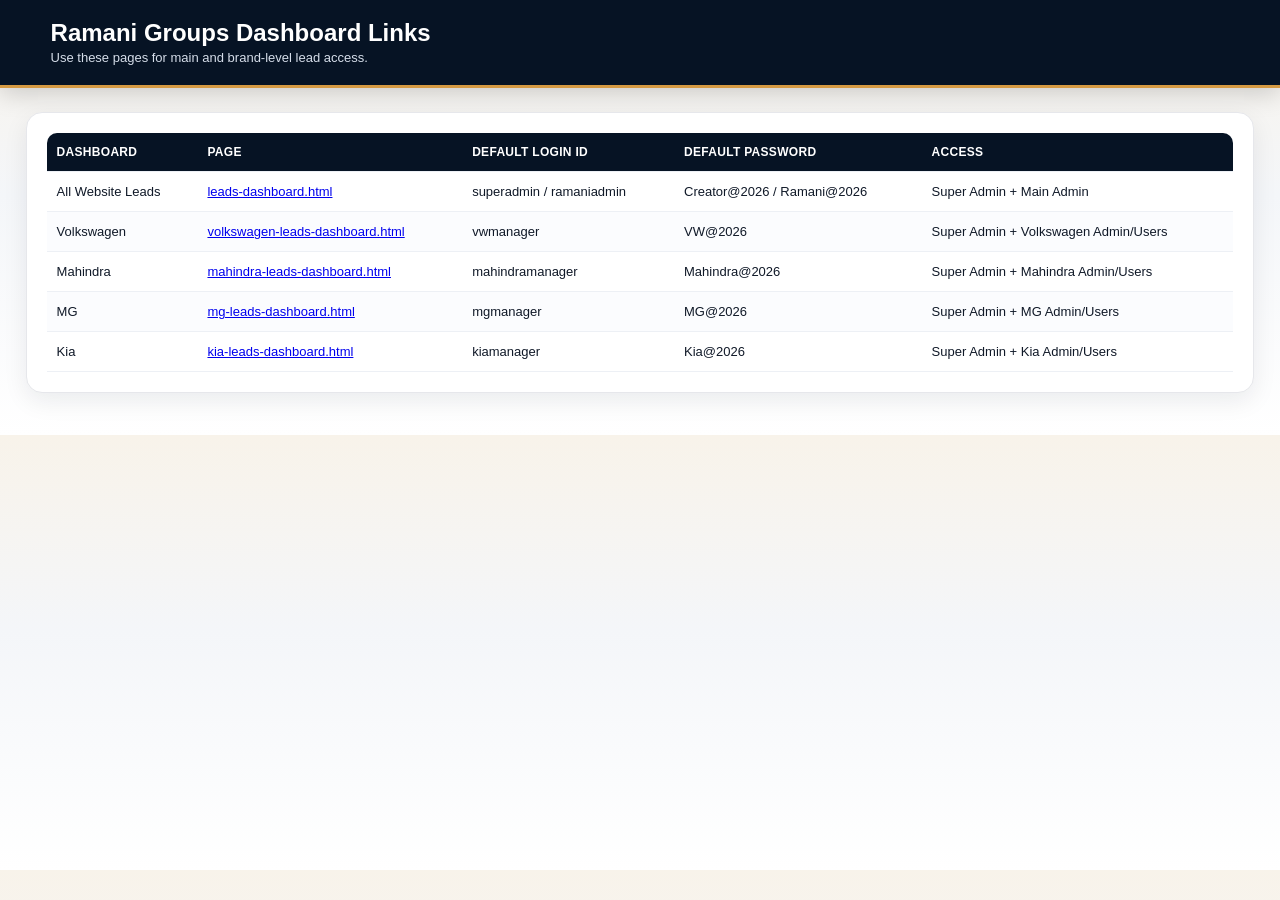
<file: lead-sheets.html>
<!DOCTYPE html>
<html lang="en">
<head>
<meta charset="UTF-8">
<meta http-equiv="refresh" content="0; url=lead-sheets/brand-dashboard-links.html">
<title>Ramani Groups - Lead Sheets</title>
</head>
<body>
<p>Opening lead sheets folder... <a href="lead-sheets/brand-dashboard-links.html">Click here</a></p>
</body>
</html>
</file>
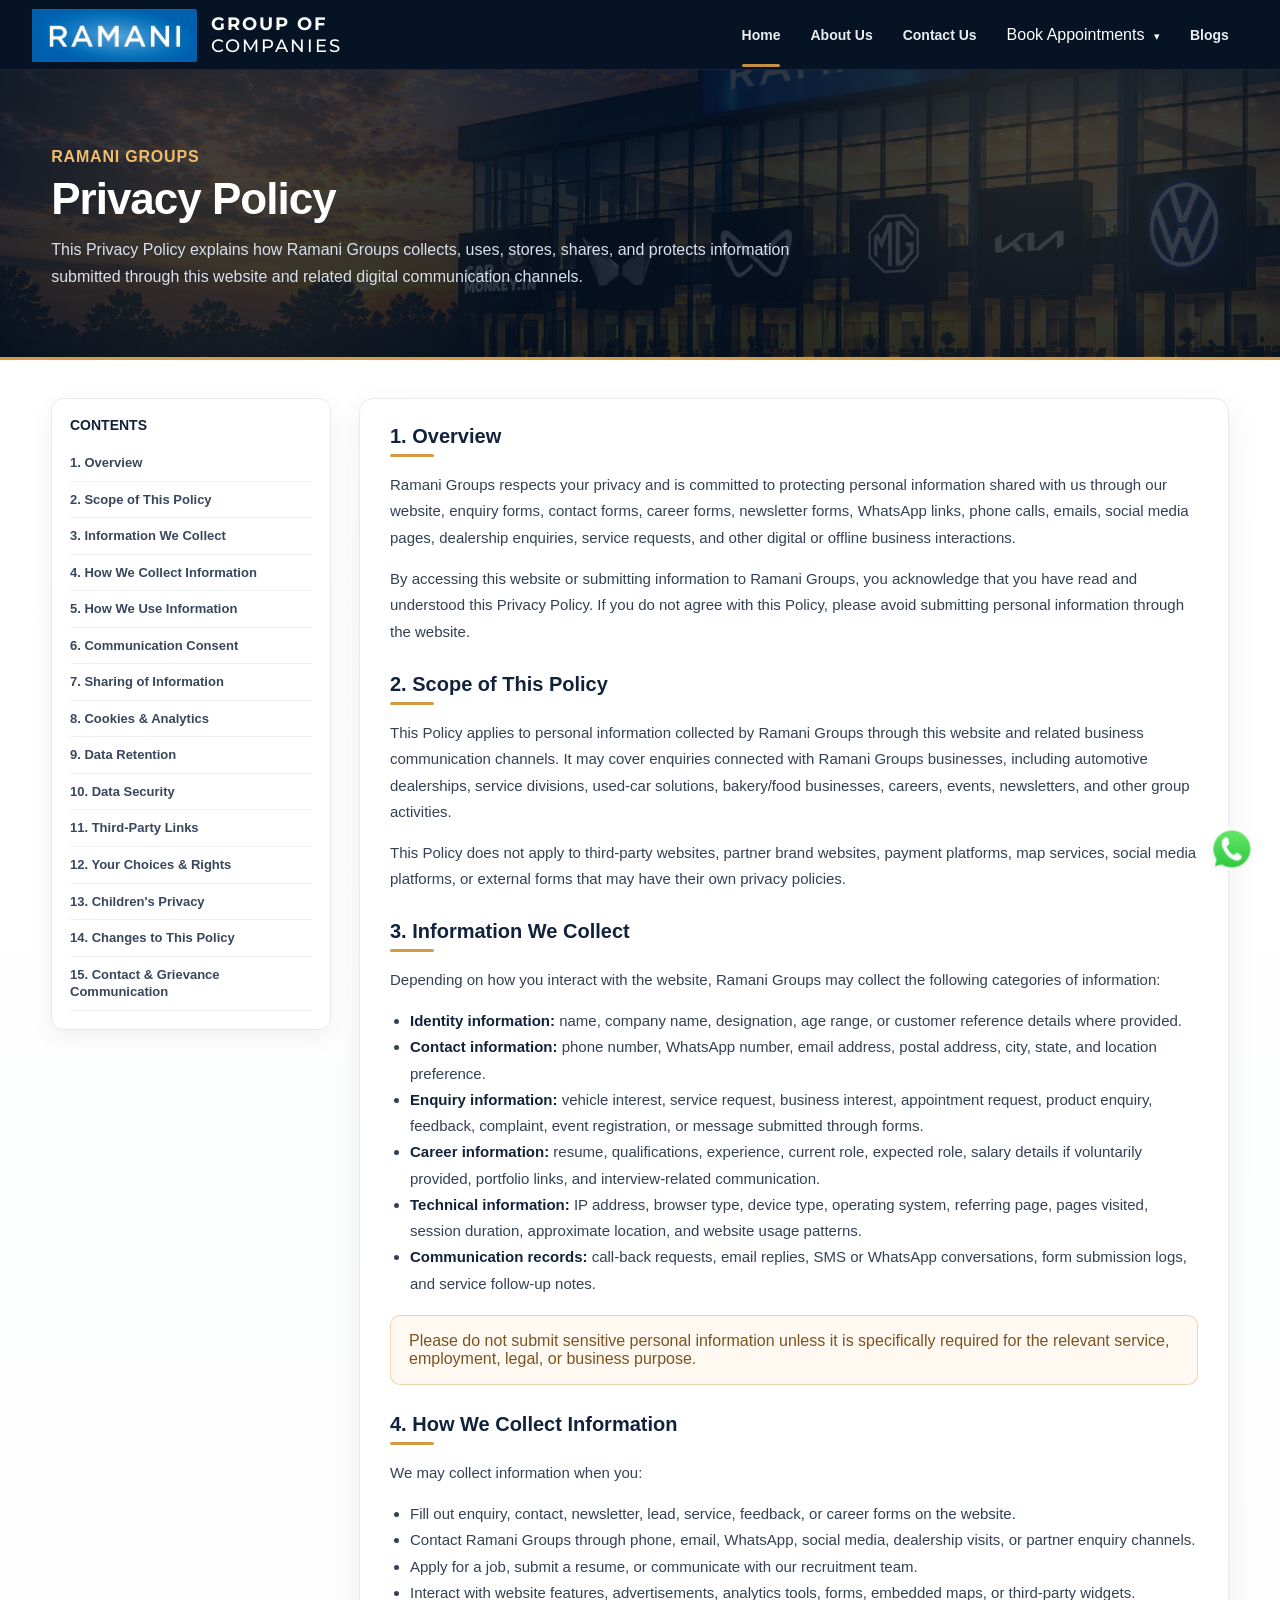
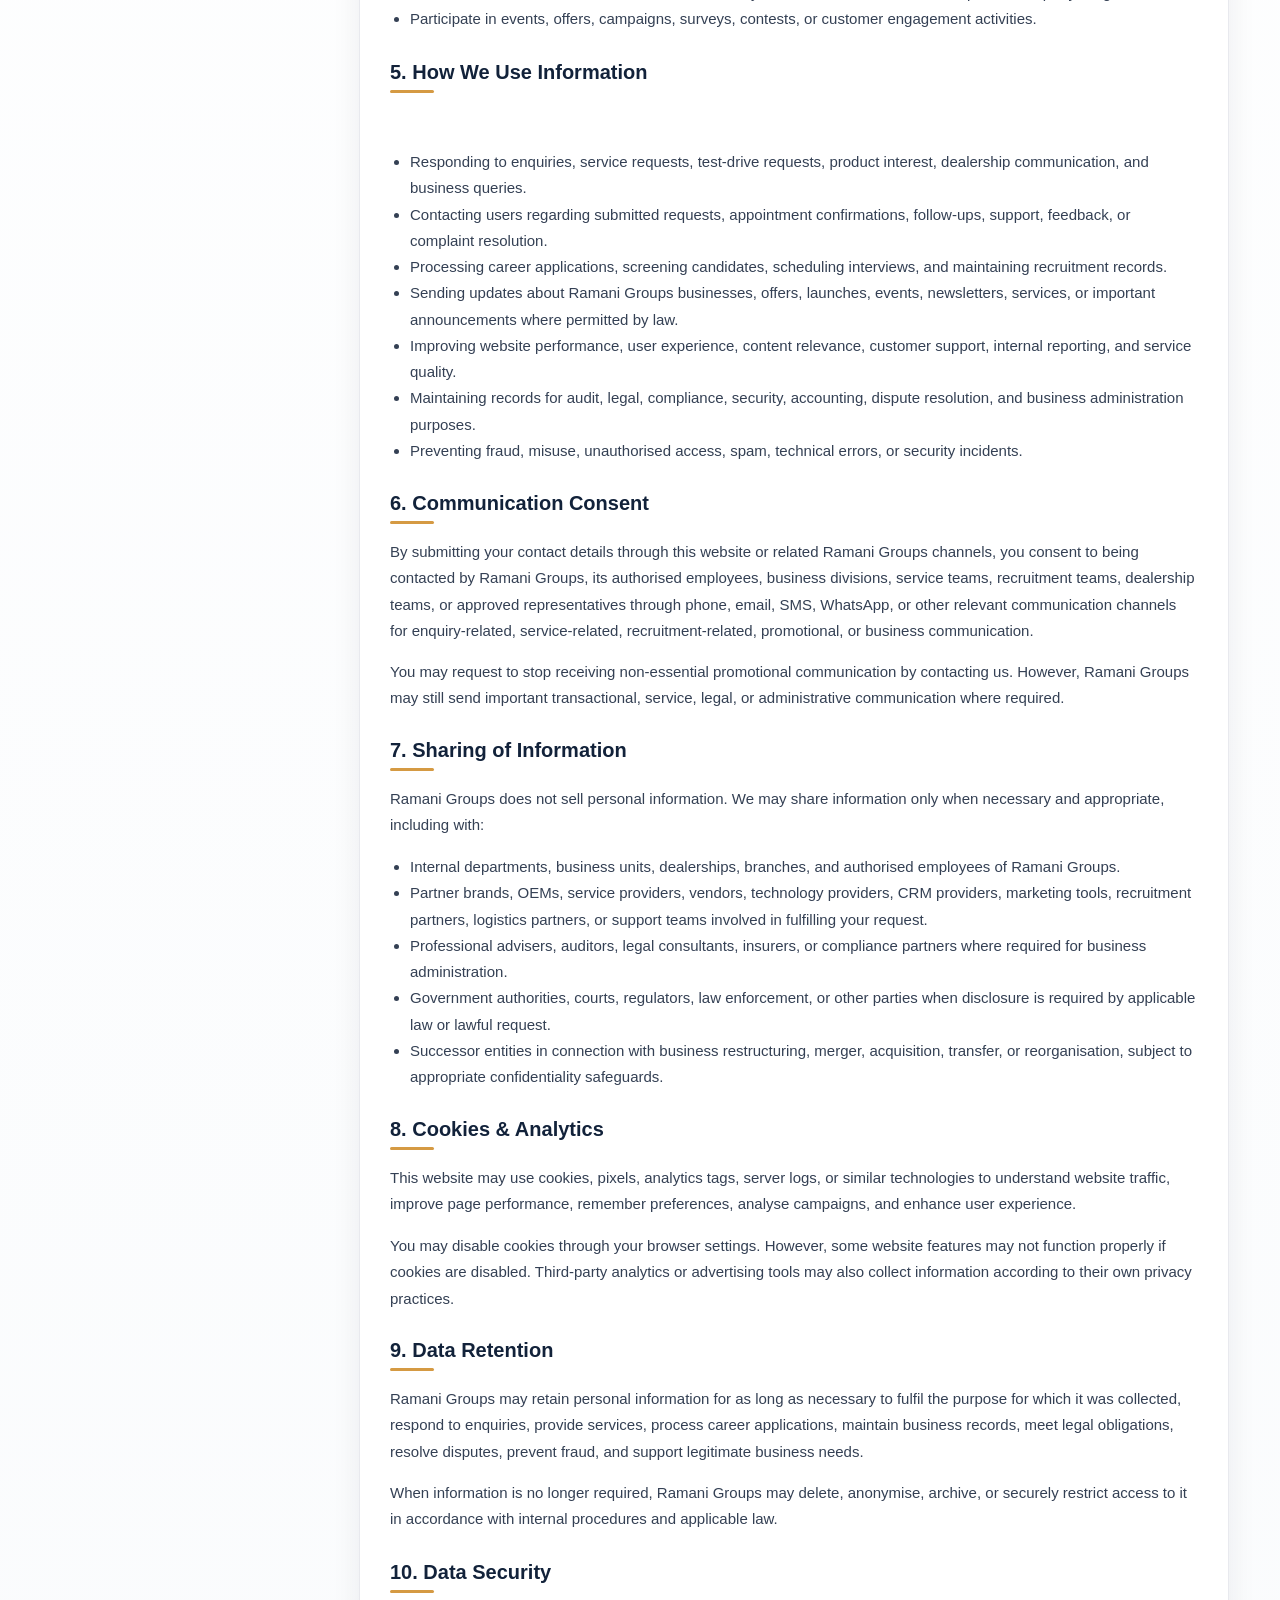
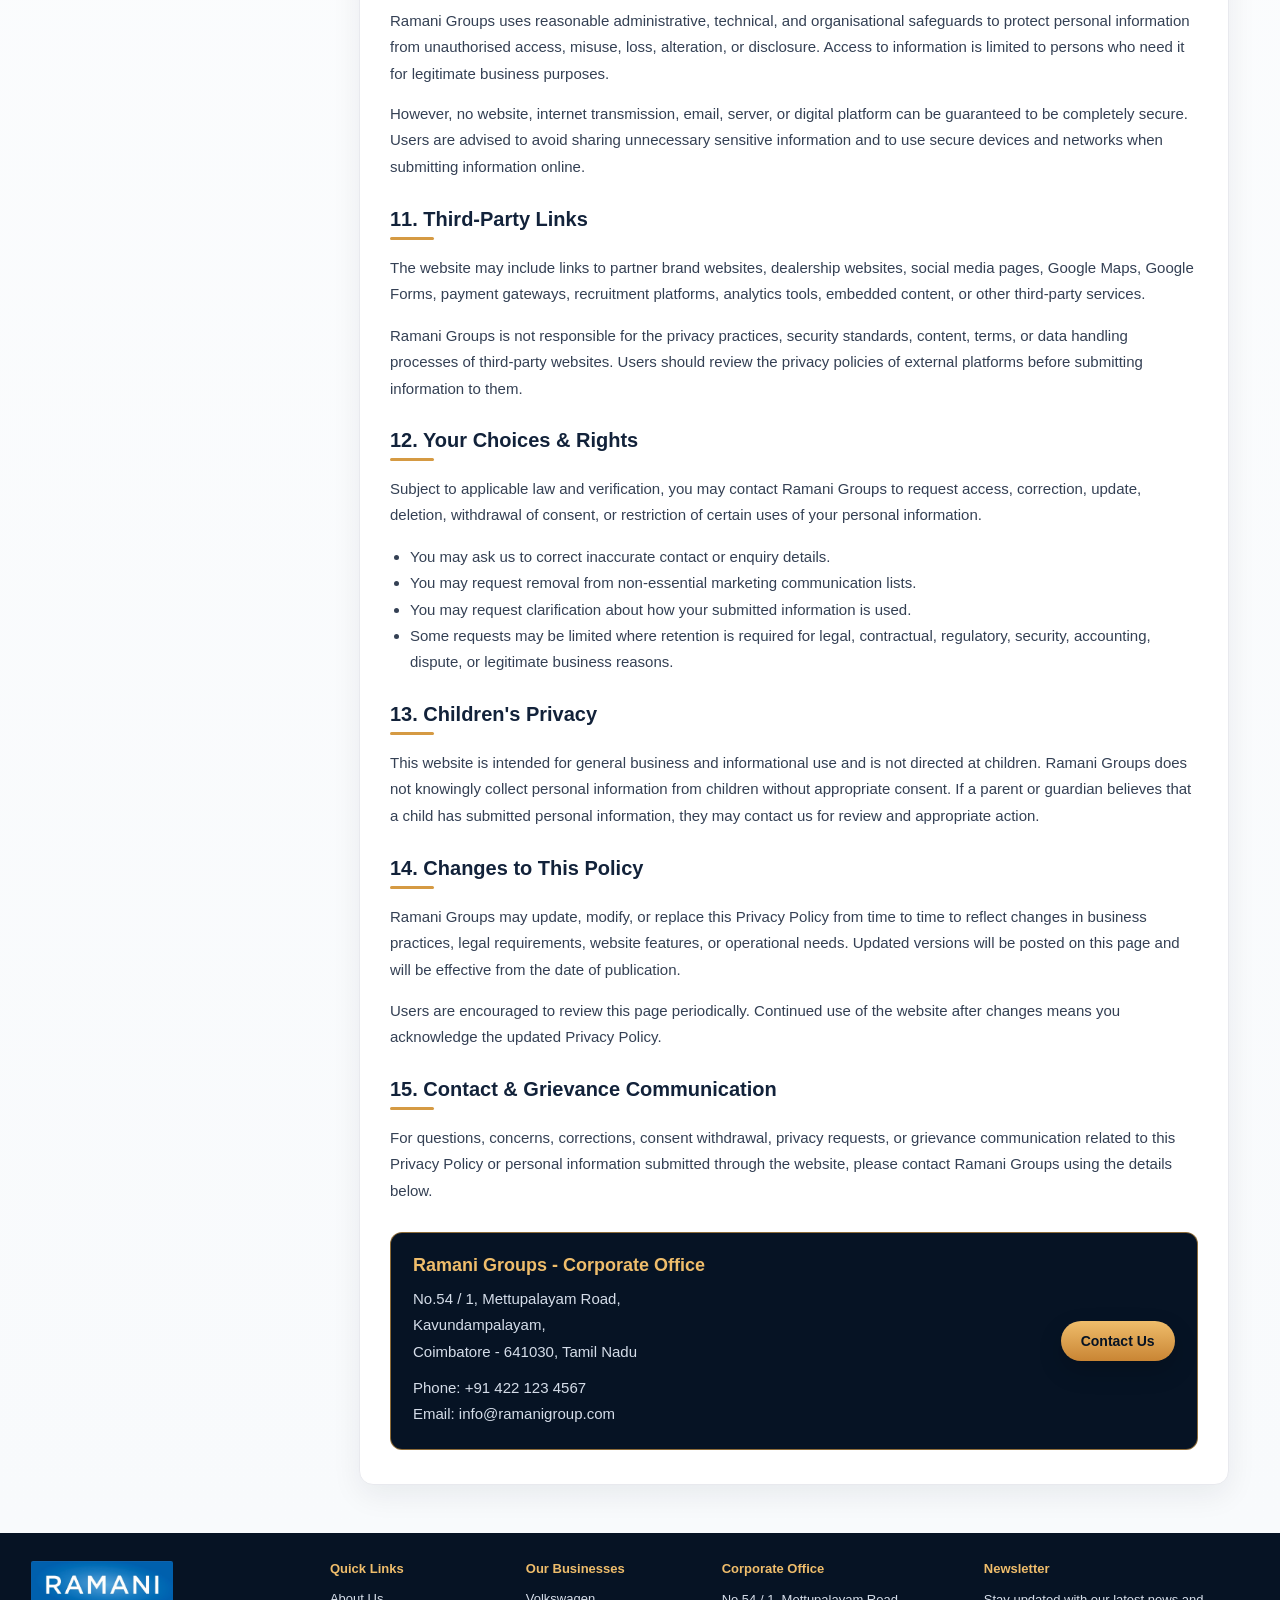
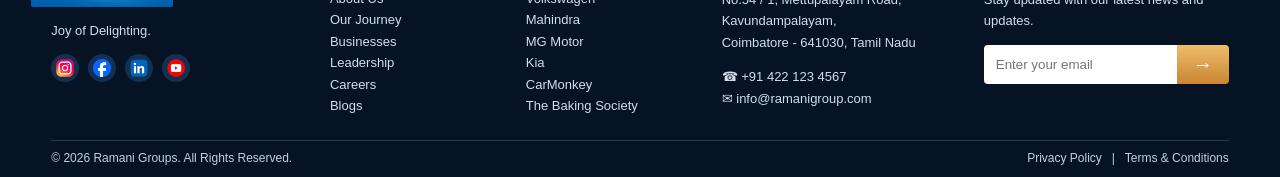
<file: privacy-policy.html>
<!DOCTYPE html>

<html class="reveal-ready" lang="en">
<head>
<meta charset="utf-8"/>
<meta content="width=device-width, initial-scale=1.0" name="viewport"/>
<title>Privacy Policy | Ramani Groups</title>
<link href="assets/favicon.png" rel="icon" type="image/png"/>
<link crossorigin="" href="https://fonts.gstatic.com" rel="preconnect"/>
<link href="https://fonts.googleapis.com/css2?family=Montserrat:wght@500;700&amp;display=swap" rel="stylesheet"/>
<style>
    :root{
      --navy:#00162a; --deep:#02101f; --gold:#d59a43; --gold2:#efbd6b; --text:#101928; --muted:#667085; --line:#e8e9ee; --white:#fff;
    }
    *{box-sizing:border-box} html{scroll-behavior:smooth} body{margin:0;font-family:Inter,Arial,Helvetica,sans-serif;color:var(--text);background:#fff}.container{width:min(1180px,92%);margin:auto}.topbar{height:70px;background:#061324;color:#fff;position:sticky;top:0;z-index:50;border-bottom:1px solid rgba(255,255,255,.08)}.nav{height:70px;display:flex;align-items:center}.menu{margin-left:auto}.brand{display:flex;align-items:center;text-decoration:none;color:#fff}.brand-logo{width:166px;height:53px;object-fit:contain;display:block;border-radius:2px}.footer .brand-logo{width:142px;height:auto}.menu{display:flex;gap:30px;align-items:center}.menu a{color:#fff;text-decoration:none;font-size:14px;font-weight:600;opacity:.92;position:relative}.menu a.active:after,.menu a:hover:after{content:"";height:3px;background:var(--gold);border-radius:4px;position:absolute;left:0;right:0;bottom:-24px}.search{font-size:24px;color:#fff;opacity:.85}.hero{background:linear-gradient(90deg,#071629 0%,#071629 38%,rgba(7,22,41,.1) 70%),url('assets/hero-bg.png') right center/cover no-repeat;min-height:calc(100vh - 156px);color:#fff;display:flex;align-items:center}.hero .container{width:100%;max-width:none;margin:0;padding-left:56px}.hero-content{padding:52px 0 38px;max-width:560px;margin:0}.eyebrow{color:var(--gold2);text-transform:uppercase;font-weight:800;letter-spacing:.8px}.hero h1{margin:0 0 18px;font-size:44px;line-height:1.05;font-weight:900;letter-spacing:-1px}.hero h1 .gold{color:var(--gold2)}.hero p{font-size:16px;line-height:1.65;margin:0 0 26px;max-width:435px}.btn{display:inline-flex;align-items:center;gap:14px;background:linear-gradient(180deg,#f1bd72,#c98534);color:#fff;padding:16px 24px;border-radius:7px;text-decoration:none;font-weight:800;box-shadow:0 8px 20px rgba(0,0,0,.22)}.stats-band{background:#061324;color:#fff;border-top:1px solid rgba(255,255,255,.08);border-bottom:1px solid rgba(255,255,255,.08)}.stats{display:grid;grid-template-columns:repeat(5,1fr);gap:0}.stat{display:flex;gap:14px;align-items:center;min-height:86px;padding:18px 22px;border-right:1px solid rgba(255,255,255,.22)}.stat:last-child{border-right:0}.stat-icon{width:38px;height:38px;border:2px solid var(--gold);border-radius:10px;display:grid;place-items:center;color:var(--gold);font-size:21px}.stat b{display:block;font-size:17px}.stat small{font-size:12px;color:#e8eef7}.section{padding:14px 0 18px}.section-title{text-align:center;margin:0 0 16px;font-size:16px;font-weight:900;color:#12223a;text-transform:uppercase;position:relative}.section-title:after{content:"";display:block;width:34px;height:3px;margin:5px auto 0;background:var(--gold);border-radius:10px}.business-grid{display:grid;grid-template-columns:repeat(6,1fr);gap:14px}.biz-card{display:block;text-decoration:none;background:#fff;border:1px solid #e3e4e8;border-radius:8px;overflow:hidden;box-shadow:0 2px 8px rgba(16,24,40,.06);transition:.2s}.biz-card img{width:100%;display:block}.biz-card:hover{transform:translateY(-4px);box-shadow:0 10px 24px rgba(16,24,40,.12)}.journey-timeline{padding:8px 0 4px;position:relative}
.journey-line{position:absolute;left:7%;right:7%;top:31px;height:2px;background:#dfc08d;z-index:0}
.timeline-grid{display:grid;grid-template-columns:repeat(7,1fr);position:relative;z-index:1}
.timeline-item{text-align:center;padding:0 8px;color:#111827}
.timeline-icon{width:42px;height:42px;margin:0 auto 8px;border:2px solid #dfc08d;border-radius:50%;background:#fff;display:grid;place-items:center;color:#c58b3d;font-size:19px;box-shadow:0 0 0 6px #fff}
.timeline-item h3{font-size:13px;margin:0 0 4px;font-weight:900;color:#101928}
.timeline-item p{font-size:11px;line-height:1.25;margin:0;font-weight:600;color:#1f2937}
@media(max-width:900px){.journey-line{display:none}.timeline-grid{grid-template-columns:repeat(2,1fr);gap:18px 10px}.timeline-item{padding:0 12px}}
@media(max-width:560px){.hero{min-height:calc(100vh - 150px)}.timeline-grid{grid-template-columns:1fr}.timeline-icon{margin-bottom:6px}}.dark-panel{background:#061324;color:#fff;padding:12px 0 16px}.lead-head{display:flex;justify-content:space-between;align-items:end;gap:30px;margin-bottom:18px}.lead-head h2{margin:0;font-size:22px}.lead-head p{margin:0;max-width:460px;line-height:1.3;color:#d8e0ee;font-size:13px}.leaders-grid{display:grid;grid-template-columns:repeat(3,1fr);gap:18px}.leader-card{display:block;background:#071d35;border:1px solid var(--gold);border-radius:10px;overflow:hidden;box-shadow:0 8px 24px rgba(0,0,0,.18);opacity:0;transform:translateY(36px);transition:opacity .65s ease,transform .65s ease,box-shadow .25s ease}.leader-card.is-visible{opacity:1;transform:translateY(0)}.leader-card:hover{box-shadow:0 16px 34px rgba(0,0,0,.28);transform:translateY(-4px)}.leader-card img{width:100%;height:140px;aspect-ratio:auto;object-fit:cover;display:block;background:#0b2038}.leader-card.founders-card{grid-column:1/-1;display:grid;grid-template-columns:minmax(280px,38%) 1fr;align-items:stretch}.leader-card.founders-card img{height:100%;aspect-ratio:auto;object-fit:cover}.leader-card.founders-card .leader-copy{display:flex;flex-direction:column;justify-content:center;min-height:238px}.leader-copy{padding:10px 12px;color:#fff;position:relative;min-height:90px}.leader-role{color:var(--gold2);font-size:15px;font-weight:900;text-transform:uppercase;margin-bottom:8px}.leader-copy h3{margin:0 0 4px;font-size:13px;line-height:1.15}.founder-card h3{font-size:18px;line-height:1.25}.founder-card p{font-size:13px;line-height:1.4}.leader-copy p{margin:0;color:#e1e8f3;font-size:11px;line-height:1.25}.leader-copy .quote{color:var(--gold2);font-size:26px;line-height:0;vertical-align:-8px}.leader-copy .designation{color:var(--gold2);font-size:12px;font-weight:800;margin-top:12px}.growth{padding:28px 0}.growth-box{border:1px solid #e8e8e8;border-radius:5px;display:grid;grid-template-columns:repeat(6,1fr);background:#fff;box-shadow:0 2px 8px rgba(16,24,40,.04)}.growth-item{text-align:center;padding:24px 10px;border-right:1px solid #ececec}.growth-item:last-child{border-right:0}.growth-item .gi{font-size:28px;color:var(--gold)}.growth-item b{display:block;font-size:24px;margin:4px 0;color:#14243b}.growth-item small{font-weight:600;color:#39465c}.life-grid{display:grid;grid-template-columns:repeat(5,1fr);gap:12px}.life-grid img{width:100%;height:92px;object-fit:cover;border-radius:7px;box-shadow:0 3px 8px rgba(0,0,0,.14)}.join{text-align:center;margin:12px 0 4px}.join .btn-small{background:#061324;color:#fff;padding:9px 36px;border-radius:4px;text-decoration:none;font-size:13px;font-weight:800}.news{padding-bottom:30px}.news-row{display:grid;grid-template-columns:repeat(4,1fr) 150px;gap:14px;align-items:center}.news-card{border:1px solid #e6e7eb;border-radius:7px;overflow:hidden;background:#fff;box-shadow:0 2px 8px rgba(16,24,40,.05)}.news-card img{width:100%;height:78px;object-fit:cover;display:block}.news-card .copy{padding:8px 10px 12px}.news-card .tag{font-size:11px;color:var(--gold);font-weight:800}.news-card h3{font-size:14px;line-height:1.15;margin:3px 0;font-weight:900}.news-card time{font-size:11px;color:#667085;font-weight:700}.outline{border:1px solid var(--gold);border-radius:5px;padding:14px 18px;color:#8a5b23;text-decoration:none;font-weight:800;text-align:center;background:#fff}.footer{background:#061324;color:#fff;padding:28px 0 12px}.foot{display:grid;grid-template-columns:1.5fr 1fr 1fr 1.4fr 1.4fr;gap:30px}.foot h4{margin:0 0 12px;color:var(--gold2);font-size:13px}.foot p,.foot a,.foot li{font-size:13px;color:#d5dde9;text-decoration:none;line-height:1.65}.foot ul{list-style:none;padding:0;margin:0}.social{display:flex;gap:9px;margin-top:10px}.social a{width:28px;height:28px;border-radius:50%;display:grid;place-items:center;background:#143050;overflow:hidden}.social img{width:18px;height:18px;object-fit:contain;display:block}.newsletter{display:flex;margin-top:12px}.newsletter input{flex:1;background:#fff;border:0;border-radius:4px 0 0 4px;padding:12px}.newsletter button{border:0;background:linear-gradient(180deg,#efbd6b,#c98534);color:#fff;width:52px;border-radius:0 4px 4px 0;font-size:20px}.legal{border-top:1px solid rgba(255,255,255,.15);margin-top:18px;padding-top:10px;display:flex;justify-content:space-between;color:#c5cfdf;font-size:12px}.mobile-note{display:none}@media(max-width:900px){.menu{display:none}.hero{background:linear-gradient(90deg,#071629 0%,rgba(7,22,41,.85) 100%),url('assets/hero-bg.png') center/cover no-repeat;min-height:calc(100vh - 150px)}.hero .container{padding-left:28px;padding-right:24px}.hero h1{font-size:34px}.leaders-grid{grid-template-columns:1fr}.leader-card.founders-card{grid-template-columns:1fr}.leader-card.founders-card img{height:auto;aspect-ratio:4/3}.stats,.business-grid,.growth-box{grid-template-columns:repeat(2,1fr)}.stat:nth-child(even),.growth-item:nth-child(even){border-right:0}.business-grid{gap:10px}.lead-head{display:block}.life-grid,.news-row{grid-template-columns:repeat(2,1fr)}.news-row .outline{grid-column:1/-1}.foot{grid-template-columns:1fr 1fr}}@media(max-width:560px){.brand-logo{width:128px}.hero h1{font-size:29px}.leader-card img{width:100%;aspect-ratio:4/3}.stats,.business-grid,.growth-box,.life-grid,.news-row,.foot{grid-template-columns:1fr}.stat,.growth-item{border-right:0;border-bottom:1px solid rgba(255,255,255,.16)}.growth-item{border-bottom:1px solid #ececec}.legal{display:block}.topbar,.nav{height:64px}}
  
.exec-card{display:flex;align-items:stretch}
.exec-card img{width:140px!important;height:140px!important;flex-shrink:0}
.exec-card .leader-copy{min-height:auto;display:flex;flex-direction:column;justify-content:center}
@media(max-width:768px){.exec-card{display:block}.exec-card img{width:100%!important;height:140px!important}}


.founder-card .leader-role{font-size:17px!important;letter-spacing:.5px}
.founder-card h3{font-size:20px!important;line-height:1.25!important}
.founder-card p{font-size:14px!important;line-height:1.45!important}
.exec-card .leader-role{font-size:14px!important}
.legal a{color:#c5cfdf;text-decoration:none}
.legal a:hover{color:var(--gold2)}


.founder-card .leader-copy{padding:10px 14px!important;min-height:auto!important}
.founder-card .leader-role{font-size:60px!important;line-height:1!important;font-weight:900!important}
.founder-card h3{font-size:24px!important;line-height:1.2!important;margin:6px 0!important}
.founder-card p{font-size:15px!important;line-height:1.4!important}

.popup-overlay{
display:none;
position:fixed;
inset:0;
background:rgba(0,0,0,.66);
z-index:10000;
align-items:center;
justify-content:center;
padding:20px;
backdrop-filter:blur(3px);
}
.popup-box{
background:#fff;
border-radius:16px;
max-width:470px;
width:100%;
overflow:hidden;
position:relative;
border:1px solid rgba(213,154,67,.45);
box-shadow:0 24px 70px rgba(0,0,0,.42);
}
.popup-head{
background:linear-gradient(135deg,#061324,#00162a);
color:#fff;
padding:26px 30px 22px;
text-align:center;
}
.popup-head .eyebrow{
font-size:12px;
letter-spacing:1px;
}
.popup-head h2{
margin:8px 0 8px;
font-size:26px;
line-height:1.15;
font-weight:900;
}
.popup-head p{
margin:0;
font-size:14px;
line-height:1.55;
color:#d8e0ee;
}
.popup-close{
position:absolute;
right:14px;
top:12px;
cursor:pointer;
font-size:28px;
font-weight:bold;
z-index:2;
color:#fff;
background:rgba(255,255,255,.12);
width:34px;
height:34px;
line-height:30px;
text-align:center;
border:1px solid rgba(255,255,255,.18);
border-radius:50%;
}
.lead-form{
padding:24px 30px 28px;
}
.form-group{
margin-bottom:14px;
}
.form-group label{
display:block;
font-size:13px;
font-weight:800;
color:#12223a;
margin-bottom:7px;
}
.form-group input,.form-group textarea{
width:100%;
border:1px solid #e1e5ee;
border-radius:8px;
padding:12px 13px;
font:inherit;
font-size:14px;
color:var(--text);
background:#fff;
outline:none;
transition:border-color .2s,box-shadow .2s;
}
.form-group textarea{
min-height:78px;
resize:vertical;
}
.form-group input:focus,.form-group textarea:focus{
border-color:var(--gold);
box-shadow:0 0 0 4px rgba(213,154,67,.14);
}
.form-submit{
width:100%;
border:0;
cursor:pointer;
justify-content:center;
margin-top:4px;
}
.form-note{
font-size:12px;
line-height:1.45;
color:var(--muted);
text-align:center;
margin:12px 0 0;
}
.form-success{
display:none;
margin-top:12px;
padding:12px;
border-radius:8px;
background:#f8f3ea;
color:#7c531f;
font-size:13px;
font-weight:800;
text-align:center;
}
@media(max-width:560px){.popup-head{padding:24px 22px 20px}.lead-form{padding:22px}.popup-head h2{font-size:23px}}


.brand{
display:flex;
align-items:center;
gap:14px;
margin-left:-20px;
}
.brand-text{
display:flex;
flex-direction:column;
line-height:1;
color:#fff;
font-family:'Montserrat', Arial, sans-serif;
}
.brand-text span{
font-size:18px;
font-weight:700;
letter-spacing:2px;
}
.brand-text small{
font-size:18px;
font-weight:500;
letter-spacing:2px;
margin-top:4px;
}



/* Header appointment dropdown */
.menu .menu-dropdown{position:relative;display:inline-flex;align-items:center}
.menu .appointment-toggle{cursor:default}
.menu .drop-arrow{font-size:11px;margin-left:5px}
.menu .dropdown-menu{
  display:none;
  position:absolute;
  top:100%;
  left:0;
  min-width:238px;
  background:#061324;
  border:1px solid rgba(213,154,67,.55);
  border-radius:8px;
  padding:8px 0;
  box-shadow:0 12px 28px rgba(0,0,0,.28);
  z-index:1000;
}
.menu .menu-dropdown::after{
  content:"";
  position:absolute;
  left:0;
  right:0;
  top:100%;
  height:18px;
}
.menu .menu-dropdown:hover .dropdown-menu,.menu .menu-dropdown:focus-within .dropdown-menu{display:block}
.menu .dropdown-menu a{
  display:block;
  padding:11px 16px;
  white-space:nowrap;
  font-size:13px;
}
.menu .dropdown-menu a:hover{background:rgba(213,154,67,.14);color:#fff}
.menu .dropdown-menu a:hover:after{display:none!important}




/* Mobile header menu improvements */
.mobile-menu-toggle{
  display:none;
  margin-left:auto;
  width:42px;
  height:42px;
  border:1px solid rgba(255,255,255,.25);
  border-radius:8px;
  background:rgba(255,255,255,.06);
  cursor:pointer;
  align-items:center;
  justify-content:center;
  flex-direction:column;
  gap:5px;
  padding:0;
}
.mobile-menu-toggle span{
  display:block;
  width:22px;
  height:2px;
  background:#fff;
  border-radius:4px;
}
@media(max-width:900px){
  .topbar{z-index:9998}
  .nav{position:relative}
  .mobile-menu-toggle{display:flex}
  .menu{
    display:none;
    position:absolute;
    top:70px;
    left:0;
    right:0;
    margin-left:0;
    width:100%;
    background:#061324;
    border:1px solid rgba(213,154,67,.35);
    border-radius:0 0 12px 12px;
    box-shadow:0 18px 38px rgba(0,0,0,.34);
    padding:12px;
    flex-direction:column;
    align-items:stretch;
    gap:0;
  }
  .menu.is-open{display:flex}
  .menu a,.menu .appointment-toggle{
    display:block;
    padding:13px 14px;
    border-bottom:1px solid rgba(255,255,255,.08);
    font-size:14px;
  }
  .menu a.active:after,.menu a:hover:after{display:none}
  .menu .menu-dropdown{
    display:block;
    width:100%;
  }
  .menu .menu-dropdown::after{display:none}
  .menu .dropdown-menu{
    display:block;
    position:static;
    min-width:0;
    width:100%;
    margin:0 0 6px;
    padding:0 0 0 14px;
    border:0;
    border-radius:0;
    background:rgba(255,255,255,.04);
    box-shadow:none;
  }
  .menu .dropdown-menu a{
    padding:11px 14px;
    font-size:13px;
  }
}
@media(max-width:560px){
  .menu{top:64px}
  .brand{gap:8px;margin-left:0}
  .brand-text span{font-size:20px;letter-spacing:1px}
  .brand-text small{font-size:8px;letter-spacing:1.2px}
  .hero .container{padding-left:20px;padding-right:20px}
  .btn{width:100%;justify-content:center;text-align:center;padding:14px 18px}
  .outline{display:block;width:100%}
  .foot{gap:20px}
  .newsletter{max-width:100%}
}


/* Mobile-only layout refinements requested */
@media(max-width:560px){
  .brand-text span,
  .brand-text small{
    font-size:11px!important;
    line-height:1.05!important;
    letter-spacing:1.4px!important;
    font-weight:700!important;
  }
  .brand-text small{margin-top:3px!important}

  #businesses .business-grid{
    grid-template-columns:repeat(2,1fr)!important;
    gap:10px!important;
  }

  #journey .timeline-grid{
    grid-template-columns:repeat(2,1fr)!important;
    gap:18px 10px!important;
  }
  #journey .timeline-item:nth-child(7){
    grid-column:1 / -1;
    max-width:52%;
    margin:0 auto;
  }

  #leadership .exec-card{
    display:flex!important;
    align-items:stretch!important;
  }
  #leadership .exec-card img{
    width:42%!important;
    height:auto!important;
    min-height:150px!important;
    aspect-ratio:auto!important;
    object-fit:cover!important;
    flex:0 0 42%!important;
  }
  #leadership .exec-card .leader-copy{
    flex:1!important;
    min-height:auto!important;
    justify-content:center!important;
    padding:10px!important;
  }
  #leadership .exec-card .leader-role{font-size:11px!important;margin-bottom:5px!important}
  #leadership .exec-card h3{font-size:12px!important;line-height:1.2!important}
  #leadership .exec-card p{font-size:10px!important;line-height:1.25!important}
}


/* Mobile Chrome final refinements - desktop unchanged */
@media(max-width:560px){
  /* Reduce first/hero container height */
  .hero{
    min-height:auto!important;
    padding:34px 0 30px!important;
    align-items:flex-start!important;
  }
  .hero .container,
  .hero-content{
    padding-top:18px!important;
    padding-bottom:12px!important;
  }
  .hero h1{
    font-size:25px!important;
    line-height:1.12!important;
    margin-bottom:12px!important;
  }
  .hero p{
    font-size:14px!important;
    line-height:1.45!important;
    margin-bottom:16px!important;
  }

  /* Growth: 2 + 2 + 2 */
  .growth-box{
    grid-template-columns:repeat(2,1fr)!important;
  }
  .growth-item{
    border-right:1px solid #ececec!important;
    border-bottom:1px solid #ececec!important;
    padding:18px 8px!important;
  }
  .growth-item:nth-child(even){border-right:0!important}
  .growth-item:nth-last-child(-n+2){border-bottom:0!important}

  /* Life at Ramani: 4:3 images, final row image + button */
  #life .container{
    display:grid!important;
    grid-template-columns:repeat(2,1fr)!important;
    gap:12px!important;
    align-items:center!important;
  }
  #life .section-title{grid-column:1 / -1!important}
  #life .life-grid{display:contents!important}
  #life .life-grid img{
    width:100%!important;
    height:auto!important;
    aspect-ratio:4 / 3!important;
    object-fit:cover!important;
  }
  #life .join{
    margin:0!important;
    align-self:center!important;
    text-align:center!important;
  }
  #life .join .btn-small{
    display:flex!important;
    min-height:100%!important;
    aspect-ratio:4 / 3!important;
    align-items:center!important;
    justify-content:center!important;
    padding:10px!important;
    font-size:12px!important;
    line-height:1.2!important;
  }

  /* News: two columns, card image left and text right */
  #news .news-row{
    grid-template-columns:repeat(2,1fr)!important;
    gap:12px!important;
  }
  #news .news-card{
    display:grid!important;
    grid-template-columns:42% 58%!important;
    align-items:stretch!important;
  }
  #news .news-card img{
    width:100%!important;
    height:100%!important;
    min-height:96px!important;
    object-fit:cover!important;
  }
  #news .news-card .copy{
    padding:8px!important;
  }
  #news .news-card h3{
    font-size:11px!important;
    line-height:1.18!important;
  }
  #news .news-card .tag,
  #news .news-card time{
    font-size:9px!important;
  }
  #news .outline{
    grid-column:1 / -1!important;
    width:auto!important;
    justify-self:center!important;
    padding:12px 24px!important;
  }

  /* Footer: 2-column mobile layout */
  .footer .foot{
    grid-template-columns:repeat(2,1fr)!important;
    gap:22px 18px!important;
    align-items:start!important;
  }
  .footer .foot > div:first-child{
    display:none!important;
  }
  .footer .foot h4{font-size:12px!important;margin-bottom:8px!important}
  .footer .foot p,
  .footer .foot a,
  .footer .foot li{font-size:11px!important;line-height:1.55!important}
  .footer .newsletter{
    display:flex!important;
    width:100%!important;
  }
  .footer .newsletter input{min-width:0!important;padding:9px!important;font-size:11px!important}
  .footer .newsletter button{width:38px!important;font-size:16px!important}
  .footer .legal{
    display:flex!important;
    justify-content:space-between!important;
    gap:10px!important;
    align-items:center!important;
    font-size:10px!important;
  }
  .footer .legal span:first-child{text-align:left!important;flex:1!important}
  .footer .legal span:last-child{text-align:right!important;flex:1!important}
}



/* Mobile viewport fit fixes - Chrome mobile only */
@media(max-width:560px){
  html, body{
    width:100%!important;
    max-width:100%!important;
    overflow-x:hidden!important;
  }
  body{
    position:relative!important;
  }
  img, video, iframe{
    max-width:100%!important;
  }
  .container{
    width:100%!important;
    max-width:100%!important;
    padding-left:12px!important;
    padding-right:12px!important;
    margin-left:0!important;
    margin-right:0!important;
  }
  .topbar, .nav{
    width:100%!important;
    max-width:100vw!important;
  }
  .nav{
    padding-left:10px!important;
    padding-right:10px!important;
  }
  .brand{
    margin-left:0!important;
    gap:8px!important;
    min-width:0!important;
    max-width:calc(100vw - 64px)!important;
  }
  .brand-logo{
    width:96px!important;
    max-width:34vw!important;
    height:auto!important;
  }
  .brand-text{
    min-width:0!important;
  }
  .brand-text span,
  .brand-text small{
    letter-spacing:1px!important;
    white-space:nowrap!important;
  }
  .brand-text span{font-size:17px!important}
  .brand-text small{font-size:17px!important;line-height:1!important}

  .mobile-menu-toggle{
    flex:0 0 auto!important;
    margin-left:auto!important;
  }
  .menu{
    left:12px!important;
    right:12px!important;
    width:auto!important;
    max-width:calc(100vw - 24px)!important;
    overflow:hidden!important;
  }
  .menu a, .menu .appointment-toggle{
    white-space:normal!important;
    word-break:normal!important;
  }

  .hero .container{
    padding-left:14px!important;
    padding-right:14px!important;
  }
  .hero h1{
    font-size:23px!important;
    word-break:normal!important;
  }
  .btn, .outline, .join .btn-small{
    max-width:100%!important;
    box-sizing:border-box!important;
  }

  .stats, .business-grid, .timeline-grid, .growth-box, #news .news-row, .footer .foot{
    width:100%!important;
    max-width:100%!important;
    min-width:0!important;
  }
  .stat, .biz-card, .timeline-item, .growth-item, .news-card, .footer .foot > div{
    min-width:0!important;
  }

  .business-grid{
    grid-template-columns:repeat(2,minmax(0,1fr))!important;
    gap:10px!important;
  }
  .biz-card img{
    width:100%!important;
    height:auto!important;
  }

  .timeline-grid{
    grid-template-columns:repeat(2,minmax(0,1fr))!important;
    gap:14px 8px!important;
  }
  .timeline-item:last-child{
    grid-column:1 / -1!important;
    max-width:50%!important;
    justify-self:center!important;
  }

  #leadership .exec-card{
    width:100%!important;
    max-width:100%!important;
    grid-template-columns:none!important;
  }
  #leadership .exec-card img{
    width:40%!important;
    flex-basis:40%!important;
    min-width:0!important;
    min-height:128px!important;
  }
  #leadership .exec-card .leader-copy{
    min-width:0!important;
    overflow-wrap:anywhere!important;
  }

  #life .container{
    grid-template-columns:repeat(2,minmax(0,1fr))!important;
  }
  #life .join .btn-small{
    width:100%!important;
  }

  #news .news-row{
    grid-template-columns:repeat(2,minmax(0,1fr))!important;
    gap:10px!important;
  }
  #news .news-card{
    grid-template-columns:40% minmax(0,60%)!important;
    min-width:0!important;
  }
  #news .news-card img{
    min-height:86px!important;
  }
  #news .news-card .copy{
    min-width:0!important;
    overflow-wrap:anywhere!important;
    padding:6px!important;
  }
  #news .news-card h3{
    font-size:10px!important;
    line-height:1.15!important;
    margin:2px 0!important;
  }

  .footer .foot{
    grid-template-columns:repeat(2,minmax(0,1fr))!important;
    gap:18px 12px!important;
  }
  .footer .newsletter{
    min-width:0!important;
  }
  .footer .newsletter input{
    width:calc(100% - 34px)!important;
    min-width:0!important;
  }
  .footer .newsletter button{
    width:34px!important;
    flex:0 0 34px!important;
  }
  .footer .legal{
    width:100%!important;
    max-width:100%!important;
    gap:8px!important;
    align-items:flex-start!important;
  }
  .footer .legal span{
    min-width:0!important;
    overflow-wrap:anywhere!important;
    font-size:9px!important;
  }
  .footer .legal span:last-child{
    white-space:normal!important;
  }

  .popup-box{
    max-width:calc(100vw - 24px)!important;
  }
  .whatsapp-float{
    right:12px!important;
    bottom:12px!important;
    width:52px!important;
    height:52px!important;
  }
}
</style><style>
/* Final page animation polish */
.hero{
  opacity:0;
  transform:translateY(18px);
  animation:heroFadeUp .85s ease forwards;
}

@keyframes heroFadeUp{
  from{opacity:0;transform:translateY(18px)}
  to{opacity:1;transform:translateY(0)}
}

.reveal-on-scroll{
  opacity:0;
  transform:translateY(44px);
  transition:opacity .75s ease, transform .75s ease;
  will-change:opacity, transform;
}

.reveal-on-scroll.is-visible{
  opacity:1;
  transform:translateY(0);
}

.reveal-delay-1{transition-delay:.08s}
.reveal-delay-2{transition-delay:.16s}
.reveal-delay-3{transition-delay:.24s}
.reveal-delay-4{transition-delay:.32s}
.reveal-delay-5{transition-delay:.40s}

@media(prefers-reduced-motion:reduce){
  .hero,
  .reveal-on-scroll{
    opacity:1!important;
    transform:none!important;
    animation:none!important;
    transition:none!important;
  }
}
</style><style>
.whatsapp-float{
  position:fixed;
  right:20px;
  bottom:20px;
  width:60px;
  height:60px;
  z-index:9999;
}
.whatsapp-float img{
  width:100%;
  height:100%;
  object-fit:contain;
}
</style><style>
@media(max-width:560px){
  .hero{
    display:flex!important;
    align-items:center!important;
    justify-content:center!important;
    min-height:75vh!important;
  }
  .hero .container,
  .hero-content{
    display:flex!important;
    flex-direction:column!important;
    justify-content:center!important;
  }
  .hero .btn{
    width:auto!important;
    min-width:170px!important;
    max-width:220px!important;
    padding:12px 18px!important;
    align-self:flex-start!important;
  }
}
</style>
<style>
/* Privacy-policy page content styles */
.page-hero{position:relative;overflow:hidden;padding:78px 0 66px;color:#fff;background:linear-gradient(rgba(6,19,36,0.78),rgba(6,19,36,0.78)),url('assets/hero-bg.png');background-size:cover;background-position:center center;background-repeat:no-repeat}
.hero-bg{position:absolute;inset:0;background:radial-gradient(circle at 18% 25%,rgba(239,189,107,.20),rgba(239,189,107,0) 32%),radial-gradient(circle at 82% 18%,rgba(239,189,107,.18),rgba(239,189,107,0) 30%),linear-gradient(135deg,rgba(255,255,255,.06) 0 1px,transparent 1px 18px);opacity:.75;pointer-events:none}
.page-hero::before{content:"";position:absolute;inset:0;background:rgba(6,19,36,0.35);pointer-events:none}
.page-hero .container{position:relative;z-index:2}
.page-hero h1{margin:10px 0 14px;font-size:44px;line-height:1.05;font-weight:900;letter-spacing:-1px}
.page-hero p{font-size:16px;line-height:1.7;margin:0;max-width:740px;color:#d8e0ee}
.hero-divider{height:3px;background:#d59a43;width:100%}
.terms-wrap{padding:38px 0 48px;background:linear-gradient(180deg,#fff 0%,#f8fafc 100%)}
.terms-layout{display:grid;grid-template-columns:280px 1fr;gap:28px;align-items:start}
.toc{position:sticky;top:92px;background:#fff;border:1px solid var(--line);border-radius:12px;padding:18px;box-shadow:0 8px 24px rgba(16,24,40,.06)}
.toc h2{font-size:14px;text-transform:uppercase;color:#12223a;margin:0 0 12px;font-weight:900}
.toc a{display:block;text-decoration:none;color:#39465c;font-size:13px;line-height:1.35;padding:9px 0;border-bottom:1px solid #f0f1f4;font-weight:700}
.toc a:hover{color:#8a5b23}
.terms-card{background:#fff;border:1px solid var(--line);border-radius:14px;box-shadow:0 10px 30px rgba(16,24,40,.07);overflow:hidden}
.content{padding:26px 30px 34px}
.content .section-title{margin:28px 0 12px;font-size:20px;font-weight:900;color:#12223a;position:relative;padding-bottom:9px;scroll-margin-top:96px;text-align:left;text-transform:none}
.content .section-title:first-child{margin-top:0}
.content .section-title:after{content:"";position:absolute;left:0;bottom:0;width:44px;height:3px;background:var(--gold);border-radius:10px;margin:0;display:block}
.content p,.content li{font-size:15px;line-height:1.75;color:#344054}
.content ul{padding-left:20px;margin-top:8px}
.content strong{color:#12223a}
.highlight-box{border:1px solid rgba(213,154,67,.38);background:#fff9f1;border-radius:10px;padding:16px 18px;margin:18px 0;color:#7c531f}
.contact-box{background:#061324;color:#fff;border-radius:12px;padding:22px;margin-top:28px;border:1px solid rgba(213,154,67,.65);display:flex;align-items:center;justify-content:space-between;gap:22px}
.contact-box h2{margin:0 0 10px;color:var(--gold2);font-size:18px}
.contact-box p{color:#d5dde9;margin:0}
.contact-btn{display:inline-flex;align-items:center;justify-content:center;white-space:nowrap;background:linear-gradient(180deg,#efbd6b,#c98534);color:#061324;text-decoration:none;font-size:14px;font-weight:900;border-radius:999px;padding:12px 20px;box-shadow:0 10px 24px rgba(0,0,0,.18);transition:transform .25s ease,box-shadow .25s ease}
.contact-btn:hover{transform:translateY(-2px);box-shadow:0 14px 30px rgba(0,0,0,.24)}
@media(max-width:900px){.terms-layout{grid-template-columns:1fr}.toc{position:static}.page-hero h1{font-size:34px}.contact-box{align-items:flex-start;flex-direction:column}}
@media(max-width:560px){.page-hero{padding:52px 0}.page-hero h1{font-size:30px}.content{padding:22px}.whatsapp-float img{width:100%;height:100%}}
</style>

<style>
/* Privacy page smooth load and scroll reveal */
.page-hero{
  opacity:0;
  transform:translateY(18px);
  animation:privacyHeroIn .9s cubic-bezier(.2,.75,.25,1) .08s forwards;
}
.page-hero .eyebrow,.page-hero h1,.page-hero p{
  opacity:0;
  transform:translateY(18px);
  animation:privacyHeroTextIn .78s cubic-bezier(.2,.75,.25,1) forwards;
}
.page-hero .eyebrow{animation-delay:.22s}
.page-hero h1{animation-delay:.36s}
.page-hero p{animation-delay:.50s}
.reveal-ready .privacy-reveal{
  opacity:0;
  transform:translateY(46px);
  transition:opacity .85s cubic-bezier(.2,.75,.25,1), transform .85s cubic-bezier(.2,.75,.25,1);
  will-change:opacity,transform;
}
.reveal-ready .privacy-reveal.is-visible{
  opacity:1;
  transform:translateY(0);
}
.reveal-ready .content > .privacy-reveal:nth-child(3n+1){transition-delay:.04s}
.reveal-ready .content > .privacy-reveal:nth-child(3n+2){transition-delay:.10s}
.reveal-ready .content > .privacy-reveal:nth-child(3n){transition-delay:.16s}
@keyframes privacyHeroIn{
  from{opacity:0;transform:translateY(18px)}
  to{opacity:1;transform:translateY(0)}
}
@keyframes privacyHeroTextIn{
  from{opacity:0;transform:translateY(18px)}
  to{opacity:1;transform:translateY(0)}
}
@media(prefers-reduced-motion:reduce){
  .page-hero,.page-hero .eyebrow,.page-hero h1,.page-hero p,.reveal-ready .privacy-reveal{
    opacity:1!important;
    transform:none!important;
    animation:none!important;
    transition:none!important;
  }
}
</style>
</head>
<body>
<header class="topbar">
<div class="container nav">
<a class="brand" href="index.html" rel="noopener noreferrer" target="_blank">
<img alt="Ramani logo" class="brand-logo" src="assets/ramani-logo.png"/>
<div class="brand-text">
<span>GROUP OF</span>
<small>COMPANIES</small>
</div>
</a><button aria-controls="primaryMenu" aria-expanded="false" aria-label="Open menu" class="mobile-menu-toggle" type="button"><span></span><span></span><span></span></button>
<nav class="menu" id="primaryMenu"><a class="active" href="index.html" rel="noopener noreferrer">Home</a><a href="about-us.html" rel="noopener noreferrer" target="_blank">About Us</a><a href="contact-us.html" rel="noopener noreferrer" target="_blank">Contact Us</a><div class="menu-dropdown"><span class="appointment-toggle" tabindex="0">Book Appointments <span class="drop-arrow">▾</span></span><div class="dropdown-menu"><a href="Book-service-test-drive.html#test-drive" rel="noopener noreferrer" target="_blank">Book Test Drive</a><a href="Book-service-test-drive.html#service-appointment" rel="noopener noreferrer" target="_blank">Book Service Appointment</a></div></div><a href="index.html#blogs" rel="noopener noreferrer" target="_blank">Blogs</a></nav>
</div>
</header>
<main>
<section class="page-hero">
<div aria-hidden="true" class="hero-bg"></div>
<div class="container">
<span class="eyebrow">Ramani Groups</span>
<h1>Privacy Policy</h1>
<p>This Privacy Policy explains how Ramani Groups collects, uses, stores, shares, and protects information submitted through this website and related digital communication channels.</p>
</div>
</section>
<div class="hero-divider privacy-reveal"></div>
<section class="terms-wrap privacy-reveal">
<div class="container terms-layout">
<aside aria-label="Privacy policy navigation" class="toc privacy-reveal">
<h2>Contents</h2>
<a href="#overview">1. Overview</a>
<a href="#scope">2. Scope of This Policy</a>
<a href="#information-collected">3. Information We Collect</a>
<a href="#how-collected">4. How We Collect Information</a>
<a href="#use">5. How We Use Information</a>
<a href="#communication">6. Communication Consent</a>
<a href="#sharing">7. Sharing of Information</a>
<a href="#cookies">8. Cookies &amp; Analytics</a>
<a href="#retention">9. Data Retention</a>
<a href="#security">10. Data Security</a>
<a href="#third-party">11. Third-Party Links</a>
<a href="#rights">12. Your Choices &amp; Rights</a>
<a href="#children">13. Children's Privacy</a>
<a href="#changes">14. Changes to This Policy</a>
<a href="#contact">15. Contact &amp; Grievance Communication</a>
</aside>
<article class="terms-card privacy-reveal">
<div class="content">
<h2 class="section-title privacy-reveal" id="overview">1. Overview</h2>
<p class="privacy-reveal">Ramani Groups respects your privacy and is committed to protecting personal information shared with us through our website, enquiry forms, contact forms, career forms, newsletter forms, WhatsApp links, phone calls, emails, social media pages, dealership enquiries, service requests, and other digital or offline business interactions.</p>
<p class="privacy-reveal">By accessing this website or submitting information to Ramani Groups, you acknowledge that you have read and understood this Privacy Policy. If you do not agree with this Policy, please avoid submitting personal information through the website.</p>
<h2 class="section-title privacy-reveal" id="scope">2. Scope of This Policy</h2>
<p class="privacy-reveal">This Policy applies to personal information collected by Ramani Groups through this website and related business communication channels. It may cover enquiries connected with Ramani Groups businesses, including automotive dealerships, service divisions, used-car solutions, bakery/food businesses, careers, events, newsletters, and other group activities.</p>
<p class="privacy-reveal">This Policy does not apply to third-party websites, partner brand websites, payment platforms, map services, social media platforms, or external forms that may have their own privacy policies.</p>
<h2 class="section-title privacy-reveal" id="information-collected">3. Information We Collect</h2>
<p class="privacy-reveal">Depending on how you interact with the website, Ramani Groups may collect the following categories of information:</p>
<ul class="privacy-reveal">
<li><strong>Identity information:</strong> name, company name, designation, age range, or customer reference details where provided.</li>
<li><strong>Contact information:</strong> phone number, WhatsApp number, email address, postal address, city, state, and location preference.</li>
<li><strong>Enquiry information:</strong> vehicle interest, service request, business interest, appointment request, product enquiry, feedback, complaint, event registration, or message submitted through forms.</li>
<li><strong>Career information:</strong> resume, qualifications, experience, current role, expected role, salary details if voluntarily provided, portfolio links, and interview-related communication.</li>
<li><strong>Technical information:</strong> IP address, browser type, device type, operating system, referring page, pages visited, session duration, approximate location, and website usage patterns.</li>
<li><strong>Communication records:</strong> call-back requests, email replies, SMS or WhatsApp conversations, form submission logs, and service follow-up notes.</li>
</ul>
<div class="highlight-box privacy-reveal">
              Please do not submit sensitive personal information unless it is specifically required for the relevant service, employment, legal, or business purpose.
            </div>
<h2 class="section-title privacy-reveal" id="how-collected">4. How We Collect Information</h2>
<p class="privacy-reveal">We may collect information when you:</p>
<ul class="privacy-reveal">
<li>Fill out enquiry, contact, newsletter, lead, service, feedback, or career forms on the website.</li>
<li>Contact Ramani Groups through phone, email, WhatsApp, social media, dealership visits, or partner enquiry channels.</li>
<li>Apply for a job, submit a resume, or communicate with our recruitment team.</li>
<li>Interact with website features, advertisements, analytics tools, forms, embedded maps, or third-party widgets.</li>
<li>Participate in events, offers, campaigns, surveys, contests, or customer engagement activities.</li>
</ul>
<h2 class="section-title privacy-reveal" id="use">5. How We Use Information</h2>
<p class="privacy-reveal">Ramani Groups may use collected information for lawful business and operational purposes, including:</p>
<ul class="privacy-reveal">
<li>Responding to enquiries, service requests, test-drive requests, product interest, dealership communication, and business queries.</li>
<li>Contacting users regarding submitted requests, appointment confirmations, follow-ups, support, feedback, or complaint resolution.</li>
<li>Processing career applications, screening candidates, scheduling interviews, and maintaining recruitment records.</li>
<li>Sending updates about Ramani Groups businesses, offers, launches, events, newsletters, services, or important announcements where permitted by law.</li>
<li>Improving website performance, user experience, content relevance, customer support, internal reporting, and service quality.</li>
<li>Maintaining records for audit, legal, compliance, security, accounting, dispute resolution, and business administration purposes.</li>
<li>Preventing fraud, misuse, unauthorised access, spam, technical errors, or security incidents.</li>
</ul>
<h2 class="section-title privacy-reveal" id="communication">6. Communication Consent</h2>
<p class="privacy-reveal">By submitting your contact details through this website or related Ramani Groups channels, you consent to being contacted by Ramani Groups, its authorised employees, business divisions, service teams, recruitment teams, dealership teams, or approved representatives through phone, email, SMS, WhatsApp, or other relevant communication channels for enquiry-related, service-related, recruitment-related, promotional, or business communication.</p>
<p class="privacy-reveal">You may request to stop receiving non-essential promotional communication by contacting us. However, Ramani Groups may still send important transactional, service, legal, or administrative communication where required.</p>
<h2 class="section-title privacy-reveal" id="sharing">7. Sharing of Information</h2>
<p class="privacy-reveal">Ramani Groups does not sell personal information. We may share information only when necessary and appropriate, including with:</p>
<ul class="privacy-reveal">
<li>Internal departments, business units, dealerships, branches, and authorised employees of Ramani Groups.</li>
<li>Partner brands, OEMs, service providers, vendors, technology providers, CRM providers, marketing tools, recruitment partners, logistics partners, or support teams involved in fulfilling your request.</li>
<li>Professional advisers, auditors, legal consultants, insurers, or compliance partners where required for business administration.</li>
<li>Government authorities, courts, regulators, law enforcement, or other parties when disclosure is required by applicable law or lawful request.</li>
<li>Successor entities in connection with business restructuring, merger, acquisition, transfer, or reorganisation, subject to appropriate confidentiality safeguards.</li>
</ul>
<h2 class="section-title privacy-reveal" id="cookies">8. Cookies &amp; Analytics</h2>
<p class="privacy-reveal">This website may use cookies, pixels, analytics tags, server logs, or similar technologies to understand website traffic, improve page performance, remember preferences, analyse campaigns, and enhance user experience.</p>
<p class="privacy-reveal">You may disable cookies through your browser settings. However, some website features may not function properly if cookies are disabled. Third-party analytics or advertising tools may also collect information according to their own privacy practices.</p>
<h2 class="section-title privacy-reveal" id="retention">9. Data Retention</h2>
<p class="privacy-reveal">Ramani Groups may retain personal information for as long as necessary to fulfil the purpose for which it was collected, respond to enquiries, provide services, process career applications, maintain business records, meet legal obligations, resolve disputes, prevent fraud, and support legitimate business needs.</p>
<p class="privacy-reveal">When information is no longer required, Ramani Groups may delete, anonymise, archive, or securely restrict access to it in accordance with internal procedures and applicable law.</p>
<h2 class="section-title privacy-reveal" id="security">10. Data Security</h2>
<p class="privacy-reveal">Ramani Groups uses reasonable administrative, technical, and organisational safeguards to protect personal information from unauthorised access, misuse, loss, alteration, or disclosure. Access to information is limited to persons who need it for legitimate business purposes.</p>
<p class="privacy-reveal">However, no website, internet transmission, email, server, or digital platform can be guaranteed to be completely secure. Users are advised to avoid sharing unnecessary sensitive information and to use secure devices and networks when submitting information online.</p>
<h2 class="section-title privacy-reveal" id="third-party">11. Third-Party Links</h2>
<p class="privacy-reveal">The website may include links to partner brand websites, dealership websites, social media pages, Google Maps, Google Forms, payment gateways, recruitment platforms, analytics tools, embedded content, or other third-party services.</p>
<p class="privacy-reveal">Ramani Groups is not responsible for the privacy practices, security standards, content, terms, or data handling processes of third-party websites. Users should review the privacy policies of external platforms before submitting information to them.</p>
<h2 class="section-title privacy-reveal" id="rights">12. Your Choices &amp; Rights</h2>
<p class="privacy-reveal">Subject to applicable law and verification, you may contact Ramani Groups to request access, correction, update, deletion, withdrawal of consent, or restriction of certain uses of your personal information.</p>
<ul class="privacy-reveal">
<li>You may ask us to correct inaccurate contact or enquiry details.</li>
<li>You may request removal from non-essential marketing communication lists.</li>
<li>You may request clarification about how your submitted information is used.</li>
<li>Some requests may be limited where retention is required for legal, contractual, regulatory, security, accounting, dispute, or legitimate business reasons.</li>
</ul>
<h2 class="section-title privacy-reveal" id="children">13. Children's Privacy</h2>
<p class="privacy-reveal">This website is intended for general business and informational use and is not directed at children. Ramani Groups does not knowingly collect personal information from children without appropriate consent. If a parent or guardian believes that a child has submitted personal information, they may contact us for review and appropriate action.</p>
<h2 class="section-title privacy-reveal" id="changes">14. Changes to This Policy</h2>
<p class="privacy-reveal">Ramani Groups may update, modify, or replace this Privacy Policy from time to time to reflect changes in business practices, legal requirements, website features, or operational needs. Updated versions will be posted on this page and will be effective from the date of publication.</p>
<p class="privacy-reveal">Users are encouraged to review this page periodically. Continued use of the website after changes means you acknowledge the updated Privacy Policy.</p>
<h2 class="section-title privacy-reveal" id="contact">15. Contact &amp; Grievance Communication</h2>
<p class="privacy-reveal">For questions, concerns, corrections, consent withdrawal, privacy requests, or grievance communication related to this Privacy Policy or personal information submitted through the website, please contact Ramani Groups using the details below.</p>
<div class="contact-box privacy-reveal" id="contact-office">
<div>
<h2>Ramani Groups - Corporate Office</h2>
<p>No.54 / 1, Mettupalayam Road,<br/>Kavundampalayam,<br/>Coimbatore - 641030, Tamil Nadu</p>
<p style="margin-top:10px;">Phone: +91 422 123 4567<br/>Email: info@ramanigroup.com</p>
</div>
<a class="contact-btn" href="contact-us.html" rel="noopener noreferrer" target="_blank">Contact Us</a>
</div>
</div>
</article>
</div>
</section>
</main>
<footer class="footer privacy-reveal" id="contact">
<div class="container foot">
<div>
<a class="brand" href="index.html" rel="noopener noreferrer" target="_blank"><img alt="Ramani logo" class="brand-logo" src="assets/ramani-logo.png"/></a>
<p>Joy of Delighting.</p>
<div class="social"><a aria-label="Instagram" href="https://www.instagram.com/ramani_cars/" rel="noopener noreferrer" target="_blank"><img alt="Instagram" src="assets/instagram.png"/></a><a aria-label="Facebook" href="https://www.facebook.com/profile.php?id=61587412320904" rel="noopener noreferrer" target="_blank"><img alt="Facebook" src="assets/facebook.png"/></a><a aria-label="LinkedIn" href=""><img alt="LinkedIn" src="assets/linkedin.png"/></a><a aria-label="YouTube" href=""><img alt="YouTube" src="assets/youtube.png"/></a></div>
</div>
<div>
<h4>Quick Links</h4>
<ul>
<li><a href="about-us.html" rel="noopener noreferrer" target="_blank">About Us</a></li>
<li><a href="index.html#journey" rel="noopener noreferrer" target="_blank">Our Journey</a></li>
<li><a href="index.html#businesses" rel="noopener noreferrer" target="_blank">Businesses</a></li>
<li><a href="index.html#leadership" rel="noopener noreferrer" target="_blank">Leadership</a></li>
<li><a href="careers.html" rel="noopener noreferrer" target="_blank">Careers</a></li>
<li><a href="index.html#blogs" rel="noopener noreferrer" target="_blank">Blogs</a></li>
</ul>
</div>
<div>
<h4>Our Businesses</h4>
<ul>
<li>Volkswagen</li>
<li>Mahindra</li>
<li><a href="https://www.ramanimg.co.in/" rel="noopener noreferrer" target="_blank">MG Motor</a></li>
<li><a href="https://www.ramanikia.co.in/" rel="noopener noreferrer" target="_blank">Kia</a></li>
<li>CarMonkey</li>
<li><a href="https://www.thebakingsociety.in/" rel="noopener noreferrer" target="_blank">The Baking Society</a></li>
</ul>
</div>
<div>
<h4>Corporate Office</h4>
<p>No.54 / 1, Mettupalayam Road,<br/>Kavundampalayam,<br/>Coimbatore - 641030, Tamil Nadu</p>
<p>☎ +91 422 123 4567<br/>✉ info@ramanigroup.com</p>
</div>
<div>
<h4>Newsletter</h4>
<p>Stay updated with our latest news and updates.</p>
<form class="newsletter"><input placeholder="Enter your email" type="email"/><button type="submit">→</button></form>
</div>
</div>
<div class="container legal">
<span>© 2026 Ramani Groups. All Rights Reserved.</span>
<span><a href="privacy-policy.html" rel="noopener noreferrer" target="_blank">Privacy Policy</a>   |   <a href="terms-and-conditions.html" rel="noopener noreferrer" target="_blank">Terms &amp; Conditions</a></span>
</div>
</footer>

<style>
.whatsapp-float{
  position:fixed;
  right:20px;
  bottom:20px;
  width:60px;
  height:60px;
  z-index:9999;
}
.whatsapp-float img{
  width:100%;
  height:100%;
  object-fit:contain;
}
</style>
<a class="whatsapp-float" href="#" rel="noopener noreferrer" target="_blank">
<img alt="WhatsApp" src="assets/whatsapp.png"/>
</a>
<script>
(function(){
  const toggle = document.querySelector('.mobile-menu-toggle');
  const menu = document.getElementById('primaryMenu');
  if(!toggle || !menu) return;
  toggle.addEventListener('click', function(){
    const isOpen = menu.classList.toggle('is-open');
    toggle.setAttribute('aria-expanded', isOpen ? 'true' : 'false');
  });
  menu.querySelectorAll('a').forEach(function(link){
    link.addEventListener('click', function(){
      if(window.innerWidth <= 900){
        menu.classList.remove('is-open');
        toggle.setAttribute('aria-expanded','false');
      }
    });
  });
})();
</script>

<script>
(function(){
  const revealItems = Array.prototype.slice.call(document.querySelectorAll('.privacy-reveal'));
  if (!revealItems.length) return;

  if (!('IntersectionObserver' in window)) {
    revealItems.forEach(function(item){ item.classList.add('is-visible'); });
    return;
  }

  const observer = new IntersectionObserver(function(entries){
    entries.forEach(function(entry){
      if (entry.isIntersecting) {
        entry.target.classList.add('is-visible');
        observer.unobserve(entry.target);
      }
    });
  }, {
    threshold: 0.12,
    rootMargin: '0px 0px -70px 0px'
  });

  revealItems.forEach(function(item){ observer.observe(item); });
})();
</script>
<script src="ramani-leads.js"></script>
</body>
</html>
</file>
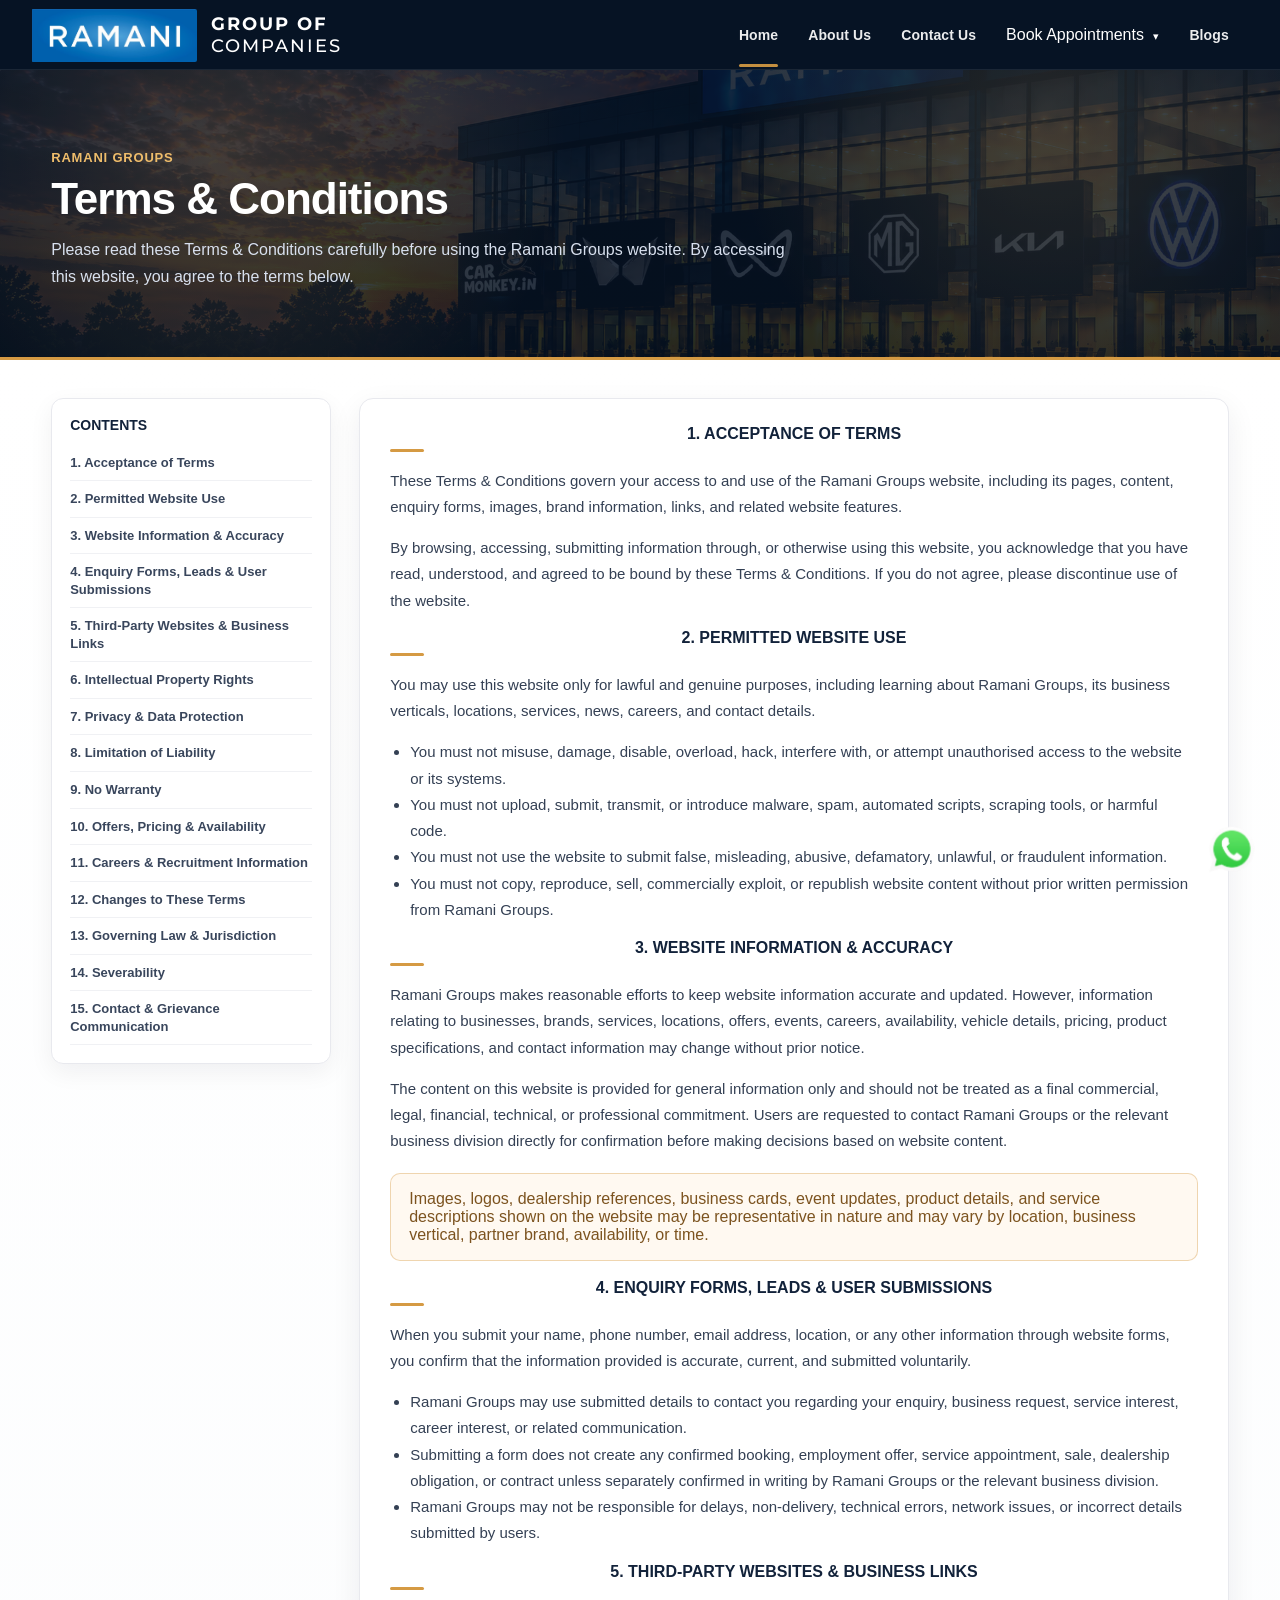
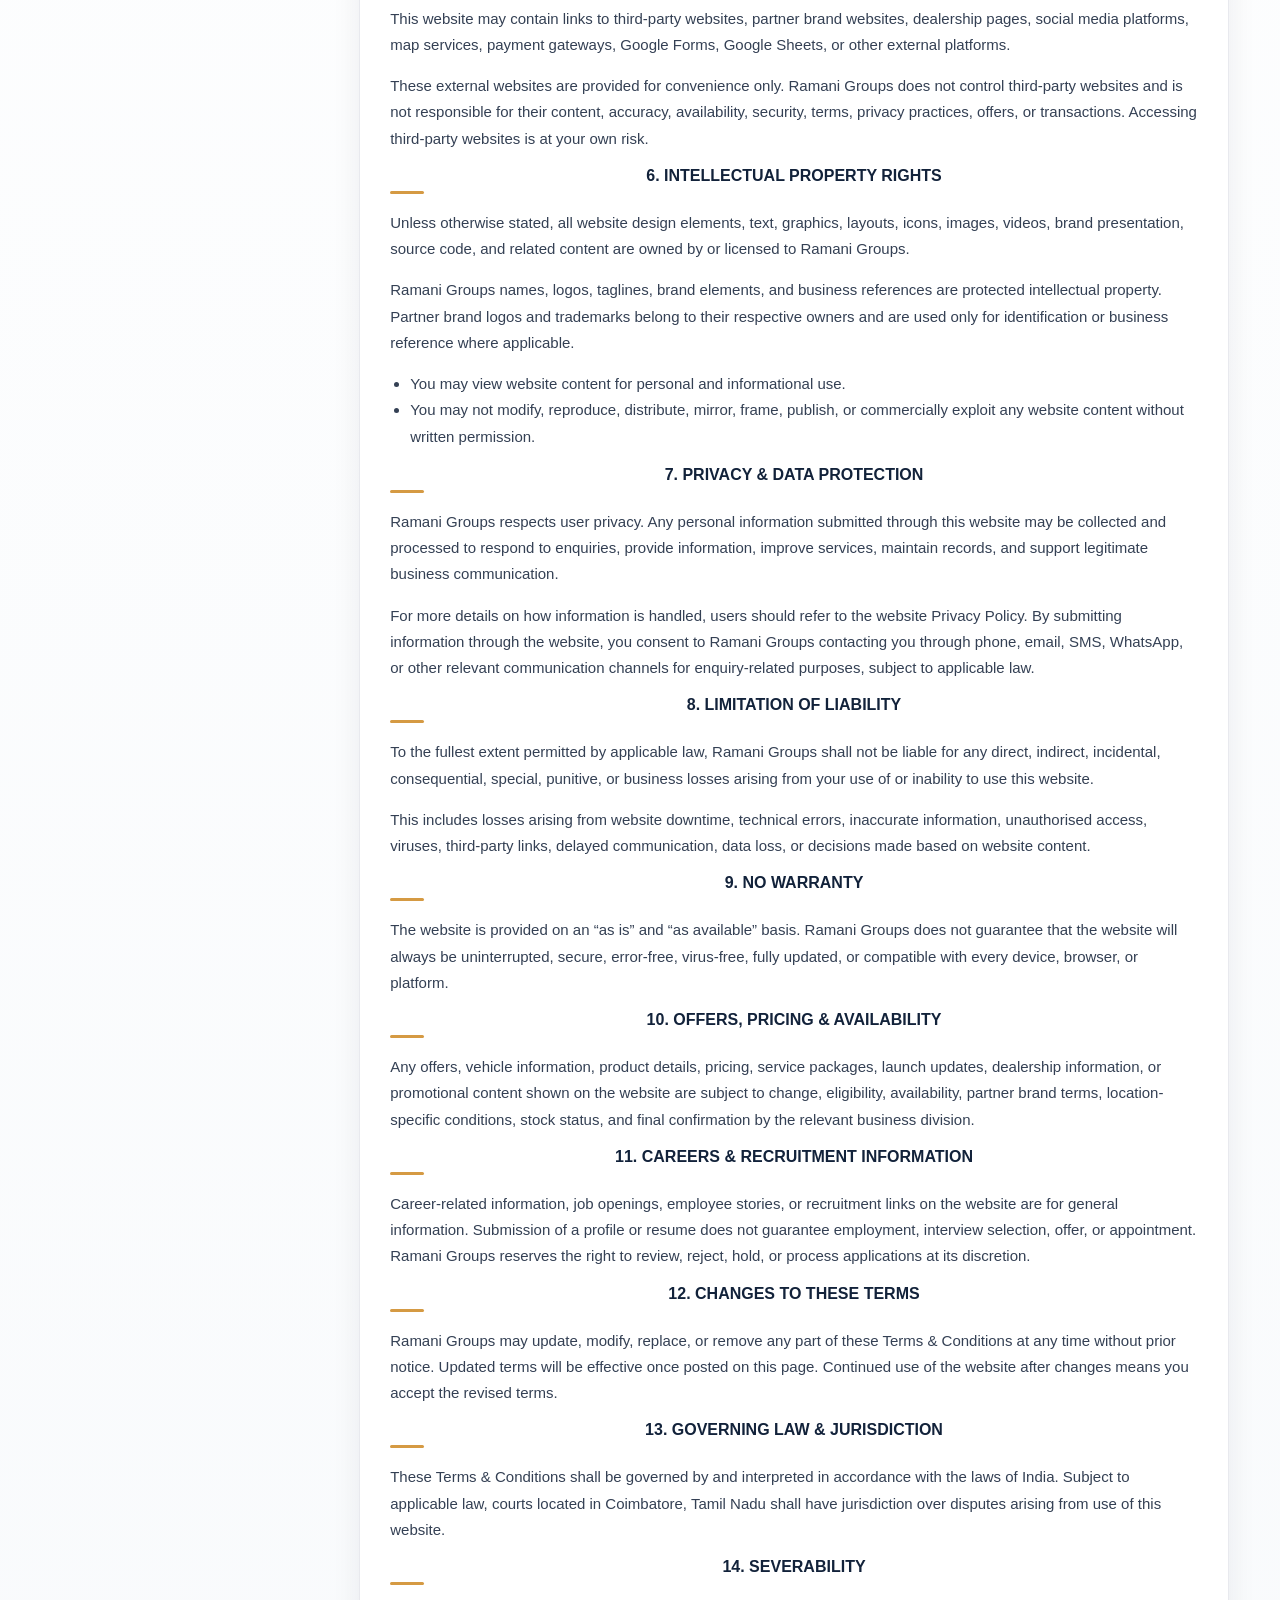
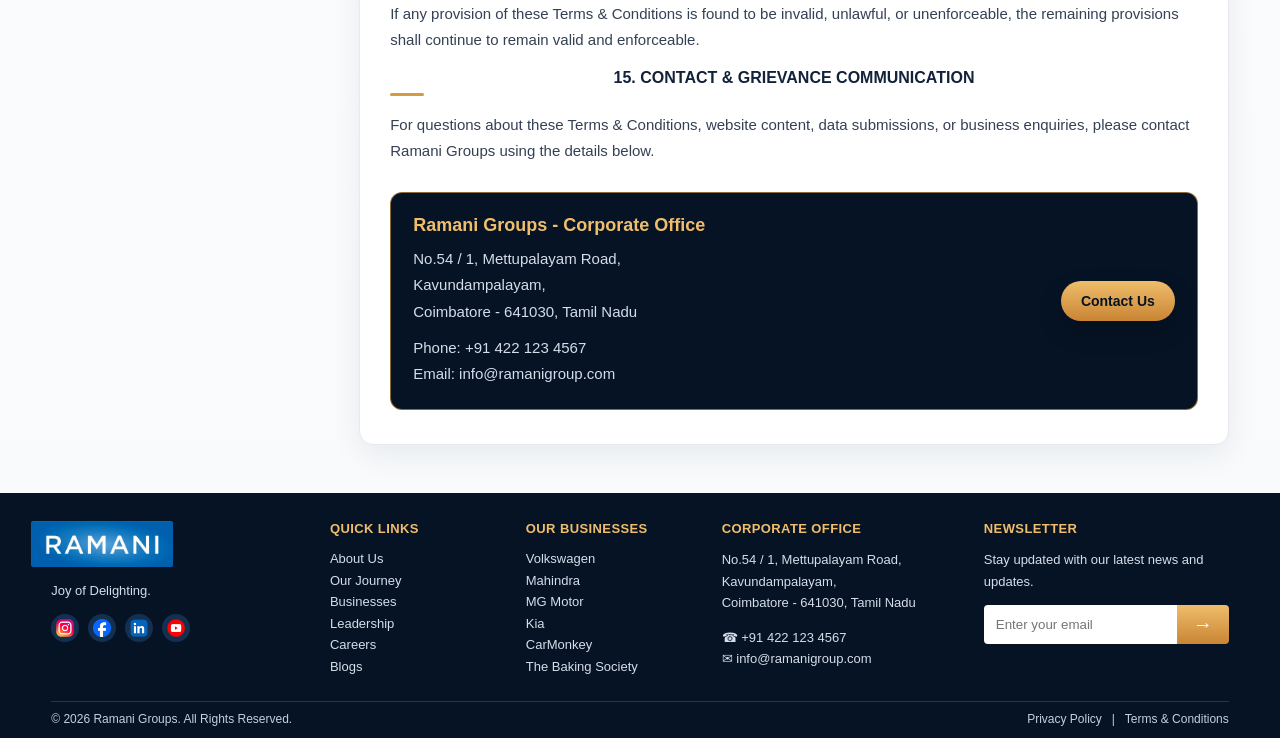
<file: terms-and-conditions.html>
<!DOCTYPE html>

<html lang="en">
<head>
<meta charset="utf-8"/>
<meta content="width=device-width, initial-scale=1.0" name="viewport"/>
<title>Terms &amp; Conditions | Ramani Groups</title>
<link href="assets/favicon.png" rel="icon" type="image/png"/>
<style>
    :root{
      --navy:#00162a; --deep:#02101f; --gold:#d59a43; --gold2:#efbd6b; --text:#101928; --muted:#667085; --line:#e8e9ee; --white:#fff;
    }
    *{box-sizing:border-box}
    html{scroll-behavior:smooth}
    body{margin:0;font-family:Inter,Arial,Helvetica,sans-serif;color:var(--text);background:#fff}
    .container{width:min(1180px,92%);margin:auto}
    .topbar{height:70px;background:#061324;color:#fff;position:sticky;top:0;z-index:50;border-bottom:1px solid rgba(255,255,255,.08)}
    .nav{height:70px;display:flex;align-items:center}
    .brand{display:flex;align-items:center;text-decoration:none;color:#fff}
    .brand-logo{width:166px;height:53px;object-fit:contain;display:block;border-radius:2px}
    .footer .brand-logo{width:142px;height:auto}
    .menu{margin-left:auto;display:flex;gap:30px;align-items:center}
    .menu a{color:#fff;text-decoration:none;font-size:14px;font-weight:600;opacity:.92;position:relative;letter-spacing:.1px;transition:color .25s ease,opacity .25s ease}
    .menu a.active:after,.menu a:hover:after{content:"";height:3px;background:var(--gold);border-radius:4px;position:absolute;left:0;right:0;bottom:-24px}
    .menu a:hover{opacity:1;color:#fff}
    .page-hero{
    position:relative;
    overflow:hidden;
    padding:78px 0 66px;
    color:#fff;
    background:
      linear-gradient(rgba(6,19,36,0.78),rgba(6,19,36,0.78)),
      url('assets/hero-bg.png');
    background-size:cover;
    background-position:center center;
    background-repeat:no-repeat;
}
    
    .hero-bg{position:absolute;inset:0;background:radial-gradient(circle at 18% 25%,rgba(239,189,107,.20),rgba(239,189,107,0) 32%),radial-gradient(circle at 82% 18%,rgba(239,189,107,.18),rgba(239,189,107,0) 30%),linear-gradient(135deg,rgba(255,255,255,.06) 0 1px,transparent 1px 18px);opacity:.75;pointer-events:none}
    .page-hero .container{position:relative;z-index:1}
    .eyebrow{color:var(--gold2);text-transform:uppercase;font-weight:800;letter-spacing:.8px;font-size:13px}
    .page-hero h1{margin:10px 0 14px;font-size:44px;line-height:1.05;font-weight:900;letter-spacing:-1px}
    .page-hero p{font-size:16px;line-height:1.7;margin:0;max-width:740px;color:#d8e0ee}
    .terms-wrap{padding:38px 0 48px;background:linear-gradient(180deg,#fff 0%,#f8fafc 100%)}
    .terms-layout{display:grid;grid-template-columns:280px 1fr;gap:28px;align-items:start}
    .toc{position:sticky;top:92px;background:#fff;border:1px solid var(--line);border-radius:12px;padding:18px;box-shadow:0 8px 24px rgba(16,24,40,.06)}
    .toc h2{font-size:14px;text-transform:uppercase;color:#12223a;margin:0 0 12px;font-weight:900}
    .toc a{display:block;text-decoration:none;color:#39465c;font-size:13px;line-height:1.35;padding:9px 0;border-bottom:1px solid #f0f1f4;font-weight:700}
    .toc a:hover{color:#8a5b23}
    .terms-card{background:#fff;border:1px solid var(--line);border-radius:14px;box-shadow:0 10px 30px rgba(16,24,40,.07);overflow:hidden}
    .content{padding:26px 30px 34px}
    .section-title{margin:28px 0 12px;font-size:20px;font-weight:900;color:#12223a;position:relative;padding-bottom:9px;scroll-margin-top:96px}
    .section-title:first-child{margin-top:0}
    .section-title:after{content:"";position:absolute;left:0;bottom:0;width:44px;height:3px;background:var(--gold);border-radius:10px}
    p,li{font-size:15px;line-height:1.75;color:#344054}
    ul{padding-left:20px;margin-top:8px}
    strong{color:#12223a}
    .highlight-box{border:1px solid rgba(213,154,67,.38);background:#fff9f1;border-radius:10px;padding:16px 18px;margin:18px 0;color:#7c531f}
    .contact-box{background:#061324;color:#fff;border-radius:12px;padding:22px;margin-top:28px;border:1px solid rgba(213,154,67,.65);display:flex;align-items:center;justify-content:space-between;gap:22px}
    .contact-box h2{margin:0 0 10px;color:var(--gold2);font-size:18px}
    .contact-box p{color:#d5dde9;margin:0}
    .contact-btn{display:inline-flex;align-items:center;justify-content:center;white-space:nowrap;background:linear-gradient(180deg,#efbd6b,#c98534);color:#061324;text-decoration:none;font-size:14px;font-weight:900;border-radius:999px;padding:12px 20px;box-shadow:0 10px 24px rgba(0,0,0,.18);transition:transform .25s ease,box-shadow .25s ease}
    .contact-btn:hover{transform:translateY(-2px);box-shadow:0 14px 30px rgba(0,0,0,.24)}
    .footer{background:#061324;color:#fff;padding:38px 0 14px}
    .foot{display:grid;grid-template-columns:1.5fr 1fr 1fr 1.4fr 1.4fr;gap:30px}
    .foot h4{margin:0 0 12px;color:var(--gold2);font-size:13px;text-transform:uppercase;letter-spacing:.4px}
    .foot p,.foot a,.foot li{font-size:13px;color:#d5dde9;text-decoration:none;line-height:1.65}
    .foot a:hover{color:var(--gold2)}
    .foot ul{list-style:none;padding:0;margin:0}
    .social{display:flex;gap:9px;margin-top:10px}
    .social span{width:24px;height:24px;border-radius:50%;display:grid;place-items:center;background:#143050;font-size:12px;color:#fff}
    .newsletter{display:flex;margin-top:12px}
    .newsletter input{flex:1;background:#fff;border:0;border-radius:4px 0 0 4px;padding:12px;min-width:0}
    .newsletter button{border:0;background:linear-gradient(180deg,#efbd6b,#c98534);color:#fff;width:52px;border-radius:0 4px 4px 0;font-size:20px;cursor:pointer}
    .legal{border-top:1px solid rgba(255,255,255,.15);margin-top:24px;padding-top:12px;display:flex;justify-content:space-between;gap:16px;color:#c5cfdf;font-size:12px}
    .legal a{color:#c5cfdf;text-decoration:none}.legal a:hover{color:var(--gold2)}
    .whatsapp-float{position:fixed;bottom:25px;right:25px;width:72px;height:72px;background:transparent;border-radius:50%;display:flex;align-items:center;justify-content:center;text-decoration:none;z-index:9999;animation:whatsappPulse 2s infinite ease-in-out;transition:transform .25s ease;overflow:visible}
    .whatsapp-float:hover{animation:none;transform:scale(1.1)}
    .whatsapp-float img{width:72px;height:72px;object-fit:contain;display:block}
    @keyframes whatsappPulse{0%,100%{transform:scale(1)}50%{transform:scale(1.06)}}
    @media(max-width:900px){.menu{gap:18px;flex-wrap:wrap;justify-content:flex-end}.menu a{font-size:13px}.menu a.active:after,.menu a:hover:after{bottom:-12px}.terms-layout{grid-template-columns:1fr}.toc{position:static}.foot{grid-template-columns:1fr 1fr}.page-hero h1{font-size:34px}.contact-box{align-items:flex-start;flex-direction:column}}
    @media(max-width:560px){.brand-logo{width:128px}.topbar,.nav{height:auto;min-height:64px}.nav{padding:10px 0;align-items:flex-start;gap:10px}.menu{width:100%;margin-left:0;gap:14px}.page-hero{padding:52px 0}.page-hero h1{font-size:30px}.content{padding:22px}.foot{grid-template-columns:1fr}.legal{display:block}.legal span{display:block;margin-bottom:8px}.whatsapp-float{width:64px;height:64px;right:18px;bottom:18px}.whatsapp-float img{width:64px;height:64px}}
  
.hero-divider{height:3px;background:#d59a43;width:100%;}

.page-hero::before{
content:"";
position:absolute;
inset:0;
background:rgba(6,19,36,0.35);
pointer-events:none;
}
.page-hero .container{position:relative;z-index:2;}
</style>
<link crossorigin="" href="https://fonts.gstatic.com" rel="preconnect"/><link href="https://fonts.googleapis.com/css2?family=Montserrat:wght@500;700&amp;display=swap" rel="stylesheet"/><style>
    :root{
      --navy:#00162a; --deep:#02101f; --gold:#d59a43; --gold2:#efbd6b; --text:#101928; --muted:#667085; --line:#e8e9ee; --white:#fff;
    }
    *{box-sizing:border-box} html{scroll-behavior:smooth} body{margin:0;font-family:Inter,Arial,Helvetica,sans-serif;color:var(--text);background:#fff}.container{width:min(1180px,92%);margin:auto}.topbar{height:70px;background:#061324;color:#fff;position:sticky;top:0;z-index:50;border-bottom:1px solid rgba(255,255,255,.08)}.nav{height:70px;display:flex;align-items:center}.menu{margin-left:auto}.brand{display:flex;align-items:center;text-decoration:none;color:#fff}.brand-logo{width:166px;height:53px;object-fit:contain;display:block;border-radius:2px}.footer .brand-logo{width:142px;height:auto}.menu{display:flex;gap:30px;align-items:center}.menu a{color:#fff;text-decoration:none;font-size:14px;font-weight:600;opacity:.92;position:relative}.menu a.active:after,.menu a:hover:after{content:"";height:3px;background:var(--gold);border-radius:4px;position:absolute;left:0;right:0;bottom:-24px}.search{font-size:24px;color:#fff;opacity:.85}.hero{background:linear-gradient(90deg,#071629 0%,#071629 38%,rgba(7,22,41,.1) 70%),url('assets/hero-bg.png') right center/cover no-repeat;min-height:calc(100vh - 156px);color:#fff;display:flex;align-items:center}.hero .container{width:100%;max-width:none;margin:0;padding-left:56px}.hero-content{padding:52px 0 38px;max-width:560px;margin:0}.eyebrow{color:var(--gold2);text-transform:uppercase;font-weight:800;letter-spacing:.8px}.hero h1{margin:0 0 18px;font-size:44px;line-height:1.05;font-weight:900;letter-spacing:-1px}.hero h1 .gold{color:var(--gold2)}.hero p{font-size:16px;line-height:1.65;margin:0 0 26px;max-width:435px}.btn{display:inline-flex;align-items:center;gap:14px;background:linear-gradient(180deg,#f1bd72,#c98534);color:#fff;padding:16px 24px;border-radius:7px;text-decoration:none;font-weight:800;box-shadow:0 8px 20px rgba(0,0,0,.22)}.stats-band{background:#061324;color:#fff;border-top:1px solid rgba(255,255,255,.08);border-bottom:1px solid rgba(255,255,255,.08)}.stats{display:grid;grid-template-columns:repeat(5,1fr);gap:0}.stat{display:flex;gap:14px;align-items:center;min-height:86px;padding:18px 22px;border-right:1px solid rgba(255,255,255,.22)}.stat:last-child{border-right:0}.stat-icon{width:38px;height:38px;border:2px solid var(--gold);border-radius:10px;display:grid;place-items:center;color:var(--gold);font-size:21px}.stat b{display:block;font-size:17px}.stat small{font-size:12px;color:#e8eef7}.section{padding:14px 0 18px}.section-title{text-align:center;margin:0 0 16px;font-size:16px;font-weight:900;color:#12223a;text-transform:uppercase;position:relative}.section-title:after{content:"";display:block;width:34px;height:3px;margin:5px auto 0;background:var(--gold);border-radius:10px}.business-grid{display:grid;grid-template-columns:repeat(6,1fr);gap:14px}.biz-card{display:block;text-decoration:none;background:#fff;border:1px solid #e3e4e8;border-radius:8px;overflow:hidden;box-shadow:0 2px 8px rgba(16,24,40,.06);transition:.2s}.biz-card img{width:100%;display:block}.biz-card:hover{transform:translateY(-4px);box-shadow:0 10px 24px rgba(16,24,40,.12)}.journey-timeline{padding:8px 0 4px;position:relative}
.journey-line{position:absolute;left:7%;right:7%;top:31px;height:2px;background:#dfc08d;z-index:0}
.timeline-grid{display:grid;grid-template-columns:repeat(7,1fr);position:relative;z-index:1}
.timeline-item{text-align:center;padding:0 8px;color:#111827}
.timeline-icon{width:42px;height:42px;margin:0 auto 8px;border:2px solid #dfc08d;border-radius:50%;background:#fff;display:grid;place-items:center;color:#c58b3d;font-size:19px;box-shadow:0 0 0 6px #fff}
.timeline-item h3{font-size:13px;margin:0 0 4px;font-weight:900;color:#101928}
.timeline-item p{font-size:11px;line-height:1.25;margin:0;font-weight:600;color:#1f2937}
@media(max-width:900px){.journey-line{display:none}.timeline-grid{grid-template-columns:repeat(2,1fr);gap:18px 10px}.timeline-item{padding:0 12px}}
@media(max-width:560px){.hero{min-height:calc(100vh - 150px)}.timeline-grid{grid-template-columns:1fr}.timeline-icon{margin-bottom:6px}}.dark-panel{background:#061324;color:#fff;padding:12px 0 16px}.lead-head{display:flex;justify-content:space-between;align-items:end;gap:30px;margin-bottom:18px}.lead-head h2{margin:0;font-size:22px}.lead-head p{margin:0;max-width:460px;line-height:1.3;color:#d8e0ee;font-size:13px}.leaders-grid{display:grid;grid-template-columns:repeat(3,1fr);gap:18px}.leader-card{display:block;background:#071d35;border:1px solid var(--gold);border-radius:10px;overflow:hidden;box-shadow:0 8px 24px rgba(0,0,0,.18);opacity:0;transform:translateY(36px);transition:opacity .65s ease,transform .65s ease,box-shadow .25s ease}.leader-card.is-visible{opacity:1;transform:translateY(0)}.leader-card:hover{box-shadow:0 16px 34px rgba(0,0,0,.28);transform:translateY(-4px)}.leader-card img{width:100%;height:140px;aspect-ratio:auto;object-fit:cover;display:block;background:#0b2038}.leader-card.founders-card{grid-column:1/-1;display:grid;grid-template-columns:minmax(280px,38%) 1fr;align-items:stretch}.leader-card.founders-card img{height:100%;aspect-ratio:auto;object-fit:cover}.leader-card.founders-card .leader-copy{display:flex;flex-direction:column;justify-content:center;min-height:238px}.leader-copy{padding:10px 12px;color:#fff;position:relative;min-height:90px}.leader-role{color:var(--gold2);font-size:15px;font-weight:900;text-transform:uppercase;margin-bottom:8px}.leader-copy h3{margin:0 0 4px;font-size:13px;line-height:1.15}.founder-card h3{font-size:18px;line-height:1.25}.founder-card p{font-size:13px;line-height:1.4}.leader-copy p{margin:0;color:#e1e8f3;font-size:11px;line-height:1.25}.leader-copy .quote{color:var(--gold2);font-size:26px;line-height:0;vertical-align:-8px}.leader-copy .designation{color:var(--gold2);font-size:12px;font-weight:800;margin-top:12px}.growth{padding:28px 0}.growth-box{border:1px solid #e8e8e8;border-radius:5px;display:grid;grid-template-columns:repeat(6,1fr);background:#fff;box-shadow:0 2px 8px rgba(16,24,40,.04)}.growth-item{text-align:center;padding:24px 10px;border-right:1px solid #ececec}.growth-item:last-child{border-right:0}.growth-item .gi{font-size:28px;color:var(--gold)}.growth-item b{display:block;font-size:24px;margin:4px 0;color:#14243b}.growth-item small{font-weight:600;color:#39465c}.life-grid{display:grid;grid-template-columns:repeat(5,1fr);gap:12px}.life-grid img{width:100%;height:92px;object-fit:cover;border-radius:7px;box-shadow:0 3px 8px rgba(0,0,0,.14)}.join{text-align:center;margin:12px 0 4px}.join .btn-small{background:#061324;color:#fff;padding:9px 36px;border-radius:4px;text-decoration:none;font-size:13px;font-weight:800}.news{padding-bottom:30px}.news-row{display:grid;grid-template-columns:repeat(4,1fr) 150px;gap:14px;align-items:center}.news-card{border:1px solid #e6e7eb;border-radius:7px;overflow:hidden;background:#fff;box-shadow:0 2px 8px rgba(16,24,40,.05)}.news-card img{width:100%;height:78px;object-fit:cover;display:block}.news-card .copy{padding:8px 10px 12px}.news-card .tag{font-size:11px;color:var(--gold);font-weight:800}.news-card h3{font-size:14px;line-height:1.15;margin:3px 0;font-weight:900}.news-card time{font-size:11px;color:#667085;font-weight:700}.outline{border:1px solid var(--gold);border-radius:5px;padding:14px 18px;color:#8a5b23;text-decoration:none;font-weight:800;text-align:center;background:#fff}.footer{background:#061324;color:#fff;padding:28px 0 12px}.foot{display:grid;grid-template-columns:1.5fr 1fr 1fr 1.4fr 1.4fr;gap:30px}.foot h4{margin:0 0 12px;color:var(--gold2);font-size:13px}.foot p,.foot a,.foot li{font-size:13px;color:#d5dde9;text-decoration:none;line-height:1.65}.foot ul{list-style:none;padding:0;margin:0}.social{display:flex;gap:9px;margin-top:10px}.social a{width:28px;height:28px;border-radius:50%;display:grid;place-items:center;background:#143050;overflow:hidden}.social img{width:18px;height:18px;object-fit:contain;display:block}.newsletter{display:flex;margin-top:12px}.newsletter input{flex:1;background:#fff;border:0;border-radius:4px 0 0 4px;padding:12px}.newsletter button{border:0;background:linear-gradient(180deg,#efbd6b,#c98534);color:#fff;width:52px;border-radius:0 4px 4px 0;font-size:20px}.legal{border-top:1px solid rgba(255,255,255,.15);margin-top:18px;padding-top:10px;display:flex;justify-content:space-between;color:#c5cfdf;font-size:12px}.mobile-note{display:none}@media(max-width:900px){.menu{display:none}.hero{background:linear-gradient(90deg,#071629 0%,rgba(7,22,41,.85) 100%),url('assets/hero-bg.png') center/cover no-repeat;min-height:calc(100vh - 150px)}.hero .container{padding-left:28px;padding-right:24px}.hero h1{font-size:34px}.leaders-grid{grid-template-columns:1fr}.leader-card.founders-card{grid-template-columns:1fr}.leader-card.founders-card img{height:auto;aspect-ratio:4/3}.stats,.business-grid,.growth-box{grid-template-columns:repeat(2,1fr)}.stat:nth-child(even),.growth-item:nth-child(even){border-right:0}.business-grid{gap:10px}.lead-head{display:block}.life-grid,.news-row{grid-template-columns:repeat(2,1fr)}.news-row .outline{grid-column:1/-1}.foot{grid-template-columns:1fr 1fr}}@media(max-width:560px){.brand-logo{width:128px}.hero h1{font-size:29px}.leader-card img{width:100%;aspect-ratio:4/3}.stats,.business-grid,.growth-box,.life-grid,.news-row,.foot{grid-template-columns:1fr}.stat,.growth-item{border-right:0;border-bottom:1px solid rgba(255,255,255,.16)}.growth-item{border-bottom:1px solid #ececec}.legal{display:block}.topbar,.nav{height:64px}}
  
.exec-card{display:flex;align-items:stretch}
.exec-card img{width:140px!important;height:140px!important;flex-shrink:0}
.exec-card .leader-copy{min-height:auto;display:flex;flex-direction:column;justify-content:center}
@media(max-width:768px){.exec-card{display:block}.exec-card img{width:100%!important;height:140px!important}}


.founder-card .leader-role{font-size:17px!important;letter-spacing:.5px}
.founder-card h3{font-size:20px!important;line-height:1.25!important}
.founder-card p{font-size:14px!important;line-height:1.45!important}
.exec-card .leader-role{font-size:14px!important}
.legal a{color:#c5cfdf;text-decoration:none}
.legal a:hover{color:var(--gold2)}


.founder-card .leader-copy{padding:10px 14px!important;min-height:auto!important}
.founder-card .leader-role{font-size:60px!important;line-height:1!important;font-weight:900!important}
.founder-card h3{font-size:24px!important;line-height:1.2!important;margin:6px 0!important}
.founder-card p{font-size:15px!important;line-height:1.4!important}

.popup-overlay{
display:none;
position:fixed;
inset:0;
background:rgba(0,0,0,.66);
z-index:10000;
align-items:center;
justify-content:center;
padding:20px;
backdrop-filter:blur(3px);
}
.popup-box{
background:#fff;
border-radius:16px;
max-width:470px;
width:100%;
overflow:hidden;
position:relative;
border:1px solid rgba(213,154,67,.45);
box-shadow:0 24px 70px rgba(0,0,0,.42);
}
.popup-head{
background:linear-gradient(135deg,#061324,#00162a);
color:#fff;
padding:26px 30px 22px;
text-align:center;
}
.popup-head .eyebrow{
font-size:12px;
letter-spacing:1px;
}
.popup-head h2{
margin:8px 0 8px;
font-size:26px;
line-height:1.15;
font-weight:900;
}
.popup-head p{
margin:0;
font-size:14px;
line-height:1.55;
color:#d8e0ee;
}
.popup-close{
position:absolute;
right:14px;
top:12px;
cursor:pointer;
font-size:28px;
font-weight:bold;
z-index:2;
color:#fff;
background:rgba(255,255,255,.12);
width:34px;
height:34px;
line-height:30px;
text-align:center;
border:1px solid rgba(255,255,255,.18);
border-radius:50%;
}
.lead-form{
padding:24px 30px 28px;
}
.form-group{
margin-bottom:14px;
}
.form-group label{
display:block;
font-size:13px;
font-weight:800;
color:#12223a;
margin-bottom:7px;
}
.form-group input,.form-group textarea{
width:100%;
border:1px solid #e1e5ee;
border-radius:8px;
padding:12px 13px;
font:inherit;
font-size:14px;
color:var(--text);
background:#fff;
outline:none;
transition:border-color .2s,box-shadow .2s;
}
.form-group textarea{
min-height:78px;
resize:vertical;
}
.form-group input:focus,.form-group textarea:focus{
border-color:var(--gold);
box-shadow:0 0 0 4px rgba(213,154,67,.14);
}
.form-submit{
width:100%;
border:0;
cursor:pointer;
justify-content:center;
margin-top:4px;
}
.form-note{
font-size:12px;
line-height:1.45;
color:var(--muted);
text-align:center;
margin:12px 0 0;
}
.form-success{
display:none;
margin-top:12px;
padding:12px;
border-radius:8px;
background:#f8f3ea;
color:#7c531f;
font-size:13px;
font-weight:800;
text-align:center;
}
@media(max-width:560px){.popup-head{padding:24px 22px 20px}.lead-form{padding:22px}.popup-head h2{font-size:23px}}


.brand{
display:flex;
align-items:center;
gap:14px;
margin-left:-20px;
}
.brand-text{
display:flex;
flex-direction:column;
line-height:1;
color:#fff;
font-family:'Montserrat', Arial, sans-serif;
}
.brand-text span{
font-size:18px;
font-weight:700;
letter-spacing:2px;
}
.brand-text small{
font-size:18px;
font-weight:500;
letter-spacing:2px;
margin-top:4px;
}



/* Header appointment dropdown */
.menu .menu-dropdown{position:relative;display:inline-flex;align-items:center}
.menu .appointment-toggle{cursor:default}
.menu .drop-arrow{font-size:11px;margin-left:5px}
.menu .dropdown-menu{
  display:none;
  position:absolute;
  top:100%;
  left:0;
  min-width:238px;
  background:#061324;
  border:1px solid rgba(213,154,67,.55);
  border-radius:8px;
  padding:8px 0;
  box-shadow:0 12px 28px rgba(0,0,0,.28);
  z-index:1000;
}
.menu .menu-dropdown::after{
  content:"";
  position:absolute;
  left:0;
  right:0;
  top:100%;
  height:18px;
}
.menu .menu-dropdown:hover .dropdown-menu,.menu .menu-dropdown:focus-within .dropdown-menu{display:block}
.menu .dropdown-menu a{
  display:block;
  padding:11px 16px;
  white-space:nowrap;
  font-size:13px;
}
.menu .dropdown-menu a:hover{background:rgba(213,154,67,.14);color:#fff}
.menu .dropdown-menu a:hover:after{display:none!important}




/* Mobile header menu improvements */
.mobile-menu-toggle{
  display:none;
  margin-left:auto;
  width:42px;
  height:42px;
  border:1px solid rgba(255,255,255,.25);
  border-radius:8px;
  background:rgba(255,255,255,.06);
  cursor:pointer;
  align-items:center;
  justify-content:center;
  flex-direction:column;
  gap:5px;
  padding:0;
}
.mobile-menu-toggle span{
  display:block;
  width:22px;
  height:2px;
  background:#fff;
  border-radius:4px;
}
@media(max-width:900px){
  .topbar{z-index:9998}
  .nav{position:relative}
  .mobile-menu-toggle{display:flex}
  .menu{
    display:none;
    position:absolute;
    top:70px;
    left:0;
    right:0;
    margin-left:0;
    width:100%;
    background:#061324;
    border:1px solid rgba(213,154,67,.35);
    border-radius:0 0 12px 12px;
    box-shadow:0 18px 38px rgba(0,0,0,.34);
    padding:12px;
    flex-direction:column;
    align-items:stretch;
    gap:0;
  }
  .menu.is-open{display:flex}
  .menu a,.menu .appointment-toggle{
    display:block;
    padding:13px 14px;
    border-bottom:1px solid rgba(255,255,255,.08);
    font-size:14px;
  }
  .menu a.active:after,.menu a:hover:after{display:none}
  .menu .menu-dropdown{
    display:block;
    width:100%;
  }
  .menu .menu-dropdown::after{display:none}
  .menu .dropdown-menu{
    display:block;
    position:static;
    min-width:0;
    width:100%;
    margin:0 0 6px;
    padding:0 0 0 14px;
    border:0;
    border-radius:0;
    background:rgba(255,255,255,.04);
    box-shadow:none;
  }
  .menu .dropdown-menu a{
    padding:11px 14px;
    font-size:13px;
  }
}
@media(max-width:560px){
  .menu{top:64px}
  .brand{gap:8px;margin-left:0}
  .brand-text span{font-size:20px;letter-spacing:1px}
  .brand-text small{font-size:8px;letter-spacing:1.2px}
  .hero .container{padding-left:20px;padding-right:20px}
  .btn{width:100%;justify-content:center;text-align:center;padding:14px 18px}
  .outline{display:block;width:100%}
  .foot{gap:20px}
  .newsletter{max-width:100%}
}


/* Mobile-only layout refinements requested */
@media(max-width:560px){
  .brand-text span,
  .brand-text small{
    font-size:11px!important;
    line-height:1.05!important;
    letter-spacing:1.4px!important;
    font-weight:700!important;
  }
  .brand-text small{margin-top:3px!important}

  #businesses .business-grid{
    grid-template-columns:repeat(2,1fr)!important;
    gap:10px!important;
  }

  #journey .timeline-grid{
    grid-template-columns:repeat(2,1fr)!important;
    gap:18px 10px!important;
  }
  #journey .timeline-item:nth-child(7){
    grid-column:1 / -1;
    max-width:52%;
    margin:0 auto;
  }

  #leadership .exec-card{
    display:flex!important;
    align-items:stretch!important;
  }
  #leadership .exec-card img{
    width:42%!important;
    height:auto!important;
    min-height:150px!important;
    aspect-ratio:auto!important;
    object-fit:cover!important;
    flex:0 0 42%!important;
  }
  #leadership .exec-card .leader-copy{
    flex:1!important;
    min-height:auto!important;
    justify-content:center!important;
    padding:10px!important;
  }
  #leadership .exec-card .leader-role{font-size:11px!important;margin-bottom:5px!important}
  #leadership .exec-card h3{font-size:12px!important;line-height:1.2!important}
  #leadership .exec-card p{font-size:10px!important;line-height:1.25!important}
}


/* Mobile Chrome final refinements - desktop unchanged */
@media(max-width:560px){
  /* Reduce first/hero container height */
  .hero{
    min-height:auto!important;
    padding:34px 0 30px!important;
    align-items:flex-start!important;
  }
  .hero .container,
  .hero-content{
    padding-top:18px!important;
    padding-bottom:12px!important;
  }
  .hero h1{
    font-size:25px!important;
    line-height:1.12!important;
    margin-bottom:12px!important;
  }
  .hero p{
    font-size:14px!important;
    line-height:1.45!important;
    margin-bottom:16px!important;
  }

  /* Growth: 2 + 2 + 2 */
  .growth-box{
    grid-template-columns:repeat(2,1fr)!important;
  }
  .growth-item{
    border-right:1px solid #ececec!important;
    border-bottom:1px solid #ececec!important;
    padding:18px 8px!important;
  }
  .growth-item:nth-child(even){border-right:0!important}
  .growth-item:nth-last-child(-n+2){border-bottom:0!important}

  /* Life at Ramani: 4:3 images, final row image + button */
  #life .container{
    display:grid!important;
    grid-template-columns:repeat(2,1fr)!important;
    gap:12px!important;
    align-items:center!important;
  }
  #life .section-title{grid-column:1 / -1!important}
  #life .life-grid{display:contents!important}
  #life .life-grid img{
    width:100%!important;
    height:auto!important;
    aspect-ratio:4 / 3!important;
    object-fit:cover!important;
  }
  #life .join{
    margin:0!important;
    align-self:center!important;
    text-align:center!important;
  }
  #life .join .btn-small{
    display:flex!important;
    min-height:100%!important;
    aspect-ratio:4 / 3!important;
    align-items:center!important;
    justify-content:center!important;
    padding:10px!important;
    font-size:12px!important;
    line-height:1.2!important;
  }

  /* News: two columns, card image left and text right */
  #news .news-row{
    grid-template-columns:repeat(2,1fr)!important;
    gap:12px!important;
  }
  #news .news-card{
    display:grid!important;
    grid-template-columns:42% 58%!important;
    align-items:stretch!important;
  }
  #news .news-card img{
    width:100%!important;
    height:100%!important;
    min-height:96px!important;
    object-fit:cover!important;
  }
  #news .news-card .copy{
    padding:8px!important;
  }
  #news .news-card h3{
    font-size:11px!important;
    line-height:1.18!important;
  }
  #news .news-card .tag,
  #news .news-card time{
    font-size:9px!important;
  }
  #news .outline{
    grid-column:1 / -1!important;
    width:auto!important;
    justify-self:center!important;
    padding:12px 24px!important;
  }

  /* Footer: 2-column mobile layout */
  .footer .foot{
    grid-template-columns:repeat(2,1fr)!important;
    gap:22px 18px!important;
    align-items:start!important;
  }
  .footer .foot > div:first-child{
    display:none!important;
  }
  .footer .foot h4{font-size:12px!important;margin-bottom:8px!important}
  .footer .foot p,
  .footer .foot a,
  .footer .foot li{font-size:11px!important;line-height:1.55!important}
  .footer .newsletter{
    display:flex!important;
    width:100%!important;
  }
  .footer .newsletter input{min-width:0!important;padding:9px!important;font-size:11px!important}
  .footer .newsletter button{width:38px!important;font-size:16px!important}
  .footer .legal{
    display:flex!important;
    justify-content:space-between!important;
    gap:10px!important;
    align-items:center!important;
    font-size:10px!important;
  }
  .footer .legal span:first-child{text-align:left!important;flex:1!important}
  .footer .legal span:last-child{text-align:right!important;flex:1!important}
}



/* Mobile viewport fit fixes - Chrome mobile only */
@media(max-width:560px){
  html, body{
    width:100%!important;
    max-width:100%!important;
    overflow-x:hidden!important;
  }
  body{
    position:relative!important;
  }
  img, video, iframe{
    max-width:100%!important;
  }
  .container{
    width:100%!important;
    max-width:100%!important;
    padding-left:12px!important;
    padding-right:12px!important;
    margin-left:0!important;
    margin-right:0!important;
  }
  .topbar, .nav{
    width:100%!important;
    max-width:100vw!important;
  }
  .nav{
    padding-left:10px!important;
    padding-right:10px!important;
  }
  .brand{
    margin-left:0!important;
    gap:8px!important;
    min-width:0!important;
    max-width:calc(100vw - 64px)!important;
  }
  .brand-logo{
    width:96px!important;
    max-width:34vw!important;
    height:auto!important;
  }
  .brand-text{
    min-width:0!important;
  }
  .brand-text span,
  .brand-text small{
    letter-spacing:1px!important;
    white-space:nowrap!important;
  }
  .brand-text span{font-size:17px!important}
  .brand-text small{font-size:17px!important;line-height:1!important}

  .mobile-menu-toggle{
    flex:0 0 auto!important;
    margin-left:auto!important;
  }
  .menu{
    left:12px!important;
    right:12px!important;
    width:auto!important;
    max-width:calc(100vw - 24px)!important;
    overflow:hidden!important;
  }
  .menu a, .menu .appointment-toggle{
    white-space:normal!important;
    word-break:normal!important;
  }

  .hero .container{
    padding-left:14px!important;
    padding-right:14px!important;
  }
  .hero h1{
    font-size:23px!important;
    word-break:normal!important;
  }
  .btn, .outline, .join .btn-small{
    max-width:100%!important;
    box-sizing:border-box!important;
  }

  .stats, .business-grid, .timeline-grid, .growth-box, #news .news-row, .footer .foot{
    width:100%!important;
    max-width:100%!important;
    min-width:0!important;
  }
  .stat, .biz-card, .timeline-item, .growth-item, .news-card, .footer .foot > div{
    min-width:0!important;
  }

  .business-grid{
    grid-template-columns:repeat(2,minmax(0,1fr))!important;
    gap:10px!important;
  }
  .biz-card img{
    width:100%!important;
    height:auto!important;
  }

  .timeline-grid{
    grid-template-columns:repeat(2,minmax(0,1fr))!important;
    gap:14px 8px!important;
  }
  .timeline-item:last-child{
    grid-column:1 / -1!important;
    max-width:50%!important;
    justify-self:center!important;
  }

  #leadership .exec-card{
    width:100%!important;
    max-width:100%!important;
    grid-template-columns:none!important;
  }
  #leadership .exec-card img{
    width:40%!important;
    flex-basis:40%!important;
    min-width:0!important;
    min-height:128px!important;
  }
  #leadership .exec-card .leader-copy{
    min-width:0!important;
    overflow-wrap:anywhere!important;
  }

  #life .container{
    grid-template-columns:repeat(2,minmax(0,1fr))!important;
  }
  #life .join .btn-small{
    width:100%!important;
  }

  #news .news-row{
    grid-template-columns:repeat(2,minmax(0,1fr))!important;
    gap:10px!important;
  }
  #news .news-card{
    grid-template-columns:40% minmax(0,60%)!important;
    min-width:0!important;
  }
  #news .news-card img{
    min-height:86px!important;
  }
  #news .news-card .copy{
    min-width:0!important;
    overflow-wrap:anywhere!important;
    padding:6px!important;
  }
  #news .news-card h3{
    font-size:10px!important;
    line-height:1.15!important;
    margin:2px 0!important;
  }

  .footer .foot{
    grid-template-columns:repeat(2,minmax(0,1fr))!important;
    gap:18px 12px!important;
  }
  .footer .newsletter{
    min-width:0!important;
  }
  .footer .newsletter input{
    width:calc(100% - 34px)!important;
    min-width:0!important;
  }
  .footer .newsletter button{
    width:34px!important;
    flex:0 0 34px!important;
  }
  .footer .legal{
    width:100%!important;
    max-width:100%!important;
    gap:8px!important;
    align-items:flex-start!important;
  }
  .footer .legal span{
    min-width:0!important;
    overflow-wrap:anywhere!important;
    font-size:9px!important;
  }
  .footer .legal span:last-child{
    white-space:normal!important;
  }

  .popup-box{
    max-width:calc(100vw - 24px)!important;
  }
  .whatsapp-float{
    right:12px!important;
    bottom:12px!important;
    width:52px!important;
    height:52px!important;
  }
}
</style><style>
/* Final page animation polish */
.hero{
  opacity:0;
  transform:translateY(18px);
  animation:heroFadeUp .85s ease forwards;
}

@keyframes heroFadeUp{
  from{opacity:0;transform:translateY(18px)}
  to{opacity:1;transform:translateY(0)}
}

.reveal-on-scroll{
  opacity:0;
  transform:translateY(44px);
  transition:opacity .75s ease, transform .75s ease;
  will-change:opacity, transform;
}

.reveal-on-scroll.is-visible{
  opacity:1;
  transform:translateY(0);
}

.reveal-delay-1{transition-delay:.08s}
.reveal-delay-2{transition-delay:.16s}
.reveal-delay-3{transition-delay:.24s}
.reveal-delay-4{transition-delay:.32s}
.reveal-delay-5{transition-delay:.40s}

@media(prefers-reduced-motion:reduce){
  .hero,
  .reveal-on-scroll{
    opacity:1!important;
    transform:none!important;
    animation:none!important;
    transition:none!important;
  }
}
</style><style>
.whatsapp-float{
  position:fixed;
  right:20px;
  bottom:20px;
  width:60px;
  height:60px;
  z-index:9999;
}
.whatsapp-float img{
  width:100%;
  height:100%;
  object-fit:contain;
}
</style><style>
@media(max-width:560px){
  .hero{
    display:flex!important;
    align-items:center!important;
    justify-content:center!important;
    min-height:75vh!important;
  }
  .hero .container,
  .hero-content{
    display:flex!important;
    flex-direction:column!important;
    justify-content:center!important;
  }
  .hero .btn{
    width:auto!important;
    min-width:170px!important;
    max-width:220px!important;
    padding:12px 18px!important;
    align-self:flex-start!important;
  }
}
</style></head>
<body>
<header class="topbar">
<div class="container nav">
<a class="brand" href="index.html" rel="noopener noreferrer" target="_blank">
<img alt="Ramani logo" class="brand-logo" src="assets/ramani-logo.png"/>
<div class="brand-text">
<span>GROUP OF</span>
<small>COMPANIES</small>
</div>
</a><button aria-controls="primaryMenu" aria-expanded="false" aria-label="Open menu" class="mobile-menu-toggle" type="button"><span></span><span></span><span></span></button>
<nav class="menu" id="primaryMenu"><a class="active" href="index.html" rel="noopener noreferrer">Home</a><a href="about-us.html" rel="noopener noreferrer" target="_blank">About Us</a><a href="contact-us.html" rel="noopener noreferrer" target="_blank">Contact Us</a><div class="menu-dropdown"><span class="appointment-toggle" tabindex="0">Book Appointments <span class="drop-arrow">▾</span></span><div class="dropdown-menu"><a href="Book-service-test-drive.html#test-drive" rel="noopener noreferrer" target="_blank">Book Test Drive</a><a href="Book-service-test-drive.html#service-appointment" rel="noopener noreferrer" target="_blank">Book Service Appointment</a></div></div><a href="index.html#blogs" rel="noopener noreferrer" target="_blank">Blogs</a></nav>
</div>
</header>
<main>
<section class="page-hero">
<div aria-hidden="true" class="hero-bg"></div>
<div class="container">
<span class="eyebrow">Ramani Groups</span>
<h1>Terms &amp; Conditions</h1>
<p>Please read these Terms &amp; Conditions carefully before using the Ramani Groups website. By accessing this website, you agree to the terms below.</p>
</div>
</section>
<div class="hero-divider"></div>
<section class="terms-wrap">
<div class="container terms-layout">
<aside aria-label="Terms navigation" class="toc">
<h2>Contents</h2>
<a href="#acceptance">1. Acceptance of Terms</a>
<a href="#use">2. Permitted Website Use</a>
<a href="#information">3. Website Information &amp; Accuracy</a>
<a href="#enquiries">4. Enquiry Forms, Leads &amp; User Submissions</a>
<a href="#third-party">5. Third-Party Websites &amp; Business Links</a>
<a href="#ip">6. Intellectual Property Rights</a>
<a href="#privacy">7. Privacy &amp; Data Protection</a>
<a href="#liability">8. Limitation of Liability</a>
<a href="#warranty">9. No Warranty</a>
<a href="#offers">10. Offers, Pricing &amp; Availability</a>
<a href="#careers">11. Careers &amp; Recruitment Information</a>
<a href="#changes">12. Changes to These Terms</a>
<a href="#law">13. Governing Law &amp; Jurisdiction</a>
<a href="#severability">14. Severability</a>
<a href="#contact">15. Contact &amp; Grievance Communication</a>
</aside>
<article class="terms-card">
<div class="content">
<h2 class="section-title" id="acceptance">1. Acceptance of Terms</h2>
<p>These Terms &amp; Conditions govern your access to and use of the Ramani Groups website, including its pages, content, enquiry forms, images, brand information, links, and related website features.</p>
<p>By browsing, accessing, submitting information through, or otherwise using this website, you acknowledge that you have read, understood, and agreed to be bound by these Terms &amp; Conditions. If you do not agree, please discontinue use of the website.</p>
<h2 class="section-title" id="use">2. Permitted Website Use</h2>
<p>You may use this website only for lawful and genuine purposes, including learning about Ramani Groups, its business verticals, locations, services, news, careers, and contact details.</p>
<ul>
<li>You must not misuse, damage, disable, overload, hack, interfere with, or attempt unauthorised access to the website or its systems.</li>
<li>You must not upload, submit, transmit, or introduce malware, spam, automated scripts, scraping tools, or harmful code.</li>
<li>You must not use the website to submit false, misleading, abusive, defamatory, unlawful, or fraudulent information.</li>
<li>You must not copy, reproduce, sell, commercially exploit, or republish website content without prior written permission from Ramani Groups.</li>
</ul>
<h2 class="section-title" id="information">3. Website Information &amp; Accuracy</h2>
<p>Ramani Groups makes reasonable efforts to keep website information accurate and updated. However, information relating to businesses, brands, services, locations, offers, events, careers, availability, vehicle details, pricing, product specifications, and contact information may change without prior notice.</p>
<p>The content on this website is provided for general information only and should not be treated as a final commercial, legal, financial, technical, or professional commitment. Users are requested to contact Ramani Groups or the relevant business division directly for confirmation before making decisions based on website content.</p>
<div class="highlight-box">
              Images, logos, dealership references, business cards, event updates, product details, and service descriptions shown on the website may be representative in nature and may vary by location, business vertical, partner brand, availability, or time.
            </div>
<h2 class="section-title" id="enquiries">4. Enquiry Forms, Leads &amp; User Submissions</h2>
<p>When you submit your name, phone number, email address, location, or any other information through website forms, you confirm that the information provided is accurate, current, and submitted voluntarily.</p>
<ul>
<li>Ramani Groups may use submitted details to contact you regarding your enquiry, business request, service interest, career interest, or related communication.</li>
<li>Submitting a form does not create any confirmed booking, employment offer, service appointment, sale, dealership obligation, or contract unless separately confirmed in writing by Ramani Groups or the relevant business division.</li>
<li>Ramani Groups may not be responsible for delays, non-delivery, technical errors, network issues, or incorrect details submitted by users.</li>
</ul>
<h2 class="section-title" id="third-party">5. Third-Party Websites &amp; Business Links</h2>
<p>This website may contain links to third-party websites, partner brand websites, dealership pages, social media platforms, map services, payment gateways, Google Forms, Google Sheets, or other external platforms.</p>
<p>These external websites are provided for convenience only. Ramani Groups does not control third-party websites and is not responsible for their content, accuracy, availability, security, terms, privacy practices, offers, or transactions. Accessing third-party websites is at your own risk.</p>
<h2 class="section-title" id="ip">6. Intellectual Property Rights</h2>
<p>Unless otherwise stated, all website design elements, text, graphics, layouts, icons, images, videos, brand presentation, source code, and related content are owned by or licensed to Ramani Groups.</p>
<p>Ramani Groups names, logos, taglines, brand elements, and business references are protected intellectual property. Partner brand logos and trademarks belong to their respective owners and are used only for identification or business reference where applicable.</p>
<ul>
<li>You may view website content for personal and informational use.</li>
<li>You may not modify, reproduce, distribute, mirror, frame, publish, or commercially exploit any website content without written permission.</li>
</ul>
<h2 class="section-title" id="privacy">7. Privacy &amp; Data Protection</h2>
<p>Ramani Groups respects user privacy. Any personal information submitted through this website may be collected and processed to respond to enquiries, provide information, improve services, maintain records, and support legitimate business communication.</p>
<p>For more details on how information is handled, users should refer to the website Privacy Policy. By submitting information through the website, you consent to Ramani Groups contacting you through phone, email, SMS, WhatsApp, or other relevant communication channels for enquiry-related purposes, subject to applicable law.</p>
<h2 class="section-title" id="liability">8. Limitation of Liability</h2>
<p>To the fullest extent permitted by applicable law, Ramani Groups shall not be liable for any direct, indirect, incidental, consequential, special, punitive, or business losses arising from your use of or inability to use this website.</p>
<p>This includes losses arising from website downtime, technical errors, inaccurate information, unauthorised access, viruses, third-party links, delayed communication, data loss, or decisions made based on website content.</p>
<h2 class="section-title" id="warranty">9. No Warranty</h2>
<p>The website is provided on an “as is” and “as available” basis. Ramani Groups does not guarantee that the website will always be uninterrupted, secure, error-free, virus-free, fully updated, or compatible with every device, browser, or platform.</p>
<h2 class="section-title" id="offers">10. Offers, Pricing &amp; Availability</h2>
<p>Any offers, vehicle information, product details, pricing, service packages, launch updates, dealership information, or promotional content shown on the website are subject to change, eligibility, availability, partner brand terms, location-specific conditions, stock status, and final confirmation by the relevant business division.</p>
<h2 class="section-title" id="careers">11. Careers &amp; Recruitment Information</h2>
<p>Career-related information, job openings, employee stories, or recruitment links on the website are for general information. Submission of a profile or resume does not guarantee employment, interview selection, offer, or appointment. Ramani Groups reserves the right to review, reject, hold, or process applications at its discretion.</p>
<h2 class="section-title" id="changes">12. Changes to These Terms</h2>
<p>Ramani Groups may update, modify, replace, or remove any part of these Terms &amp; Conditions at any time without prior notice. Updated terms will be effective once posted on this page. Continued use of the website after changes means you accept the revised terms.</p>
<h2 class="section-title" id="law">13. Governing Law &amp; Jurisdiction</h2>
<p>These Terms &amp; Conditions shall be governed by and interpreted in accordance with the laws of India. Subject to applicable law, courts located in Coimbatore, Tamil Nadu shall have jurisdiction over disputes arising from use of this website.</p>
<h2 class="section-title" id="severability">14. Severability</h2>
<p>If any provision of these Terms &amp; Conditions is found to be invalid, unlawful, or unenforceable, the remaining provisions shall continue to remain valid and enforceable.</p>
<h2 class="section-title" id="contact">15. Contact &amp; Grievance Communication</h2>
<p>For questions about these Terms &amp; Conditions, website content, data submissions, or business enquiries, please contact Ramani Groups using the details below.</p>
<div class="contact-box" id="contact-office">
<div>
<h2>Ramani Groups - Corporate Office</h2>
<p>No.54 / 1, Mettupalayam Road,<br/>Kavundampalayam,<br/>Coimbatore - 641030, Tamil Nadu</p>
<p style="margin-top:10px;">Phone: +91 422 123 4567<br/>Email: info@ramanigroup.com</p>
</div>
<a class="contact-btn" href="contact-us.html" rel="noopener noreferrer" target="_blank">Contact Us</a>
</div>
</div>
</article>
</div>
</section>
</main>
<footer class="footer" id="contact">
<div class="container foot">
<div>
<a class="brand" href="index.html" rel="noopener noreferrer" target="_blank"><img alt="Ramani logo" class="brand-logo" src="assets/ramani-logo.png"/></a>
<p>Joy of Delighting.</p>
<div class="social"><a aria-label="Instagram" href="https://www.instagram.com/ramani_cars/" rel="noopener noreferrer" target="_blank"><img alt="Instagram" src="assets/instagram.png"/></a><a aria-label="Facebook" href="https://www.facebook.com/profile.php?id=61587412320904" rel="noopener noreferrer" target="_blank"><img alt="Facebook" src="assets/facebook.png"/></a><a aria-label="LinkedIn" href=""><img alt="LinkedIn" src="assets/linkedin.png"/></a><a aria-label="YouTube" href=""><img alt="YouTube" src="assets/youtube.png"/></a></div>
</div>
<div>
<h4>Quick Links</h4>
<ul>
<li><a href="about-us.html" rel="noopener noreferrer" target="_blank">About Us</a></li>
<li><a href="index.html#journey" rel="noopener noreferrer" target="_blank">Our Journey</a></li>
<li><a href="index.html#businesses" rel="noopener noreferrer" target="_blank">Businesses</a></li>
<li><a href="index.html#leadership" rel="noopener noreferrer" target="_blank">Leadership</a></li>
<li><a href="careers.html" rel="noopener noreferrer" target="_blank">Careers</a></li>
<li><a href="index.html#blogs" rel="noopener noreferrer" target="_blank">Blogs</a></li>
</ul>
</div>
<div>
<h4>Our Businesses</h4>
<ul>
<li>Volkswagen</li>
<li>Mahindra</li>
<li><a href="https://www.ramanimg.co.in/" rel="noopener noreferrer" target="_blank">MG Motor</a></li>
<li><a href="https://www.ramanikia.co.in/" rel="noopener noreferrer" target="_blank">Kia</a></li>
<li>CarMonkey</li>
<li><a href="https://www.thebakingsociety.in/" rel="noopener noreferrer" target="_blank">The Baking Society</a></li>
</ul>
</div>
<div>
<h4>Corporate Office</h4>
<p>No.54 / 1, Mettupalayam Road,<br/>Kavundampalayam,<br/>Coimbatore - 641030, Tamil Nadu</p>
<p>☎ +91 422 123 4567<br/>✉ info@ramanigroup.com</p>
</div>
<div>
<h4>Newsletter</h4>
<p>Stay updated with our latest news and updates.</p>
<form class="newsletter"><input placeholder="Enter your email" type="email"/><button type="submit">→</button></form>
</div>
</div>
<div class="container legal">
<span>© 2026 Ramani Groups. All Rights Reserved.</span>
<span><a href="privacy-policy.html" rel="noopener noreferrer" target="_blank">Privacy Policy</a>   |   <a href="terms-and-conditions.html" rel="noopener noreferrer" target="_blank">Terms &amp; Conditions</a></span>
</div>
</footer>

<a class="whatsapp-float" href="#" rel="noopener noreferrer" target="_blank">
<img alt="WhatsApp" src="assets/whatsapp.png"/>
</a><script>
(function(){
  const toggle = document.querySelector('.mobile-menu-toggle');
  const menu = document.getElementById('primaryMenu');
  if(!toggle || !menu) return;
  toggle.addEventListener('click', function(){
    const isOpen = menu.classList.toggle('is-open');
    toggle.setAttribute('aria-expanded', isOpen ? 'true' : 'false');
  });
  menu.querySelectorAll('a').forEach(function(link){
    link.addEventListener('click', function(){
      if(window.innerWidth <= 900){
        menu.classList.remove('is-open');
        toggle.setAttribute('aria-expanded','false');
      }
    });
  });
})();
</script><script src="ramani-leads.js"></script>
</body>
</html>
</file>
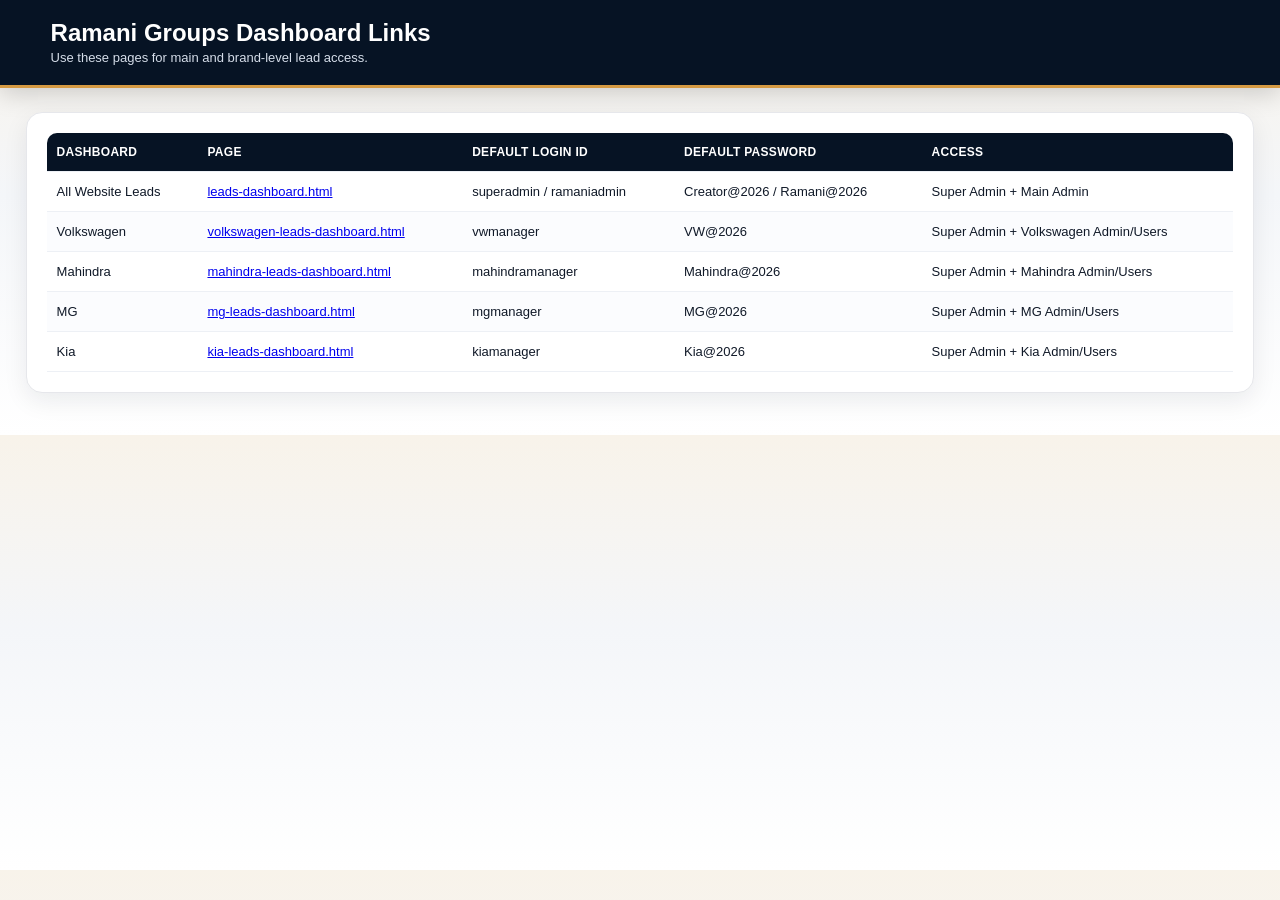
<file: lead-sheets/brand-dashboard-links.html>
<!DOCTYPE html>
<html lang="en">
<head>
<meta charset="UTF-8"><meta name="viewport" content="width=device-width, initial-scale=1.0">
<title>Ramani Groups - Brand Dashboard Links</title>
<link rel="stylesheet" href="../dashboard.css">
</head>
<body>
<div class="appbar">
  <div class="appbar-inner">
    <div class="app-title"><h1>Ramani Groups Dashboard Links</h1><p>Use these pages for main and brand-level lead access.</p></div>
  </div>
</div>
<div class="container">
  <div class="card">
    <table>
      <thead><tr><th>Dashboard</th><th>Page</th><th>Default Login ID</th><th>Default Password</th><th>Access</th></tr></thead>
      <tbody>
        <tr><td>All Website Leads</td><td><a href="leads-dashboard.html">leads-dashboard.html</a></td><td>superadmin / ramaniadmin</td><td>Creator@2026 / Ramani@2026</td><td>Super Admin + Main Admin</td></tr>
        <tr><td>Volkswagen</td><td><a href="volkswagen-leads-dashboard.html">volkswagen-leads-dashboard.html</a></td><td>vwmanager</td><td>VW@2026</td><td>Super Admin + Volkswagen Admin/Users</td></tr>
        <tr><td>Mahindra</td><td><a href="mahindra-leads-dashboard.html">mahindra-leads-dashboard.html</a></td><td>mahindramanager</td><td>Mahindra@2026</td><td>Super Admin + Mahindra Admin/Users</td></tr>
        <tr><td>MG</td><td><a href="mg-leads-dashboard.html">mg-leads-dashboard.html</a></td><td>mgmanager</td><td>MG@2026</td><td>Super Admin + MG Admin/Users</td></tr>
        <tr><td>Kia</td><td><a href="kia-leads-dashboard.html">kia-leads-dashboard.html</a></td><td>kiamanager</td><td>Kia@2026</td><td>Super Admin + Kia Admin/Users</td></tr>
      </tbody>
    </table>
  </div>
</div>
</body>
</html>
</file>
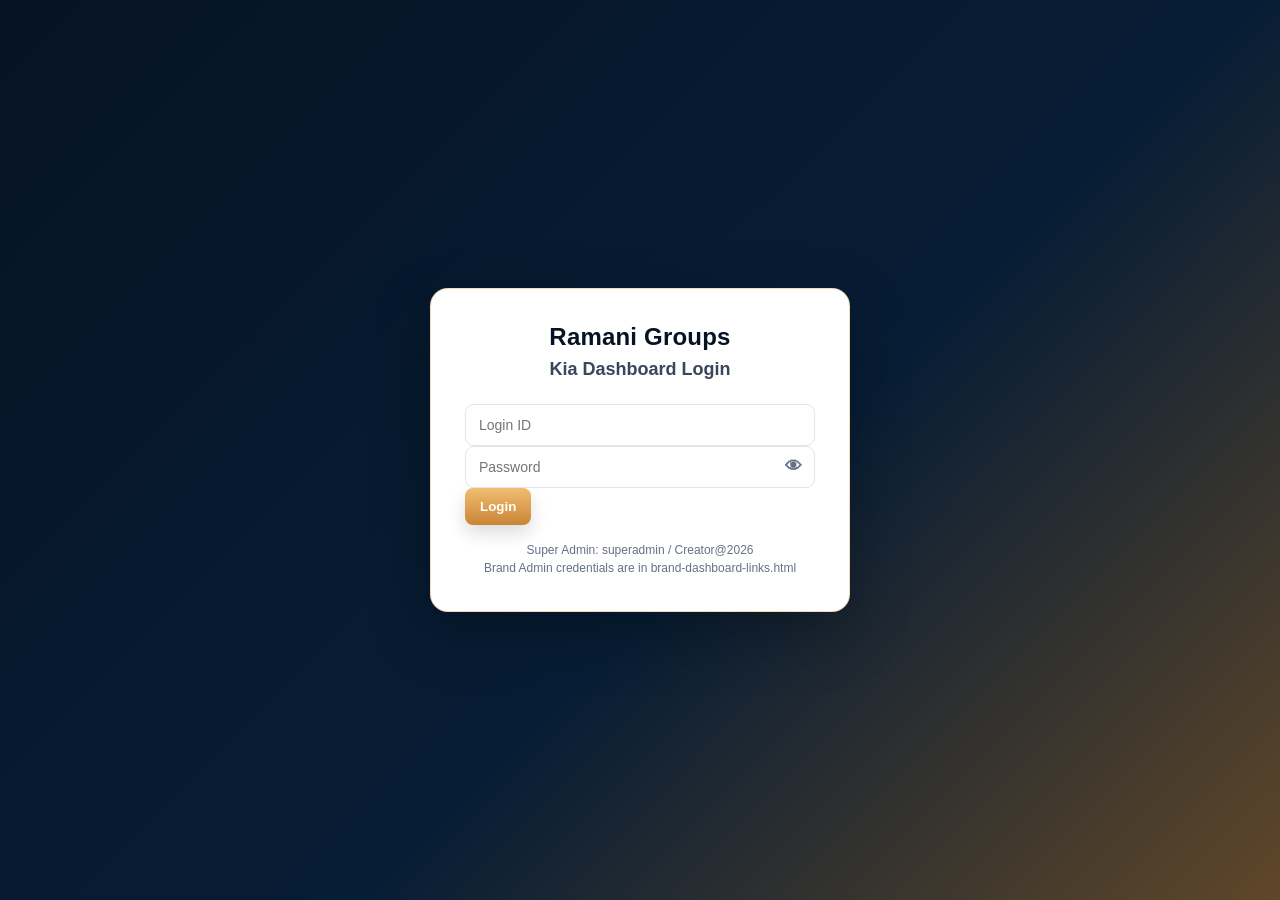
<file: lead-sheets/kia-leads-dashboard.html>
<!DOCTYPE html>
<html lang="en">
<head>
<meta charset="UTF-8">
<meta name="viewport" content="width=device-width, initial-scale=1.0">
<title>Kia Leads Dashboard</title>
<link rel="stylesheet" href="../dashboard.css">
</head>
<body>
<script>window.RAMANI_PAGE_BRAND="Kia";window.RAMANI_PAGE_TITLE="Kia";</script>

<div class="login-screen" id="loginScreen">
  <div class="login-box">
    <div class="logo">Ramani Groups</div>
    <h2>Kia Dashboard Login</h2>
    <input id="loginUser" placeholder="Login ID" autocomplete="username">
    <div class="form-field password-field">
      <input id="loginPass" type="password" placeholder="Password" autocomplete="current-password">
      <button type="button" class="eye-btn" onclick="togglePassword('loginPass')">👁</button>
    </div>
    <button class="login-btn" onclick="login()">Login</button>
    <div class="error" id="loginError"></div>
    <div class="note">Super Admin: superadmin / Creator@2026<br>Brand Admin credentials are in brand-dashboard-links.html</div>
  </div>
</div>

<div class="dashboard" id="dashboard">
  <div class="appbar">
    <div class="appbar-inner">
      <div class="app-title">
        <h1>Kia Leads Dashboard</h1>
        <p>Logged in as <span id="userInfo"></span></p>
      </div>
      <div class="actions">
        <button class="btn-gold" onclick="exportCSV('test')">Export Test Drive</button>
        <button class="btn-gold" onclick="exportCSV('service')">Export Service</button>
        <button class="btn-light" onclick="exportCSV('other')">Export Other Leads</button>
        <button class="btn-danger" onclick="logout()">Logout</button>
      </div>
    </div>
  </div>

  <div class="container">
    <div class="stats">
      <div class="stat"><span>Total Leads</span><strong id="totalCount">0</strong></div>
      <div class="stat"><span>Test Drive</span><strong id="testDriveCount">0</strong></div>
      <div class="stat"><span>Service Appointment</span><strong id="serviceCount">0</strong></div>
      <div class="stat"><span>Other Website Leads</span><strong id="otherCount">0</strong></div>
    </div>

    <div class="tabs">
      <button class="tab-btn active" id="testTab" onclick="showSheet('test')">Test Drive</button>
      <button class="tab-btn" id="serviceTab" onclick="showSheet('service')">Service</button>
      <button class="tab-btn" id="contactTab" onclick="showSheet('contact')">Contact / Popup</button>
      <button class="tab-btn" id="careerTab" onclick="showSheet('career')">Career</button>
      <button class="tab-btn" id="newsletterTab" onclick="showSheet('newsletter')">Newsletter</button>
      <button class="tab-btn" id="usersTab" onclick="showSheet('users')">User Access</button>
    </div>

    <div id="testSheet" class="sheet card active">
      <div class="sheet-title">
        <h3>Test Drive Leads</h3>
        <div class="toolbar">
          <input class="search" id="testSearch" placeholder="Search..." oninput="renderAll()">
          <button class="btn-light" onclick="toggleFilter('testFilters')">🔎 Filter</button>
        </div>
      </div>
      <div class="filter-panel" id="testFilters">
        <select id="testStatus" onchange="renderAll()"><option value="">All Status</option><option>New</option><option>Contacted</option><option>Follow Up</option><option>Closed</option></select>
        <select id="testBrand" onchange="renderAll()">
<option value="all">All</option>
<option value="Volkswagen">Volkswagen</option>
<option value="Mahindra">Mahindra</option>
<option value="MG">MG</option>
<option value="Kia">Kia</option>
<option value="CarMonkey">CarMonkey</option>
<option value="The Baking Society">The Baking Society</option></select>
        <input id="testFrom" type="date" onchange="renderAll()">
        <input id="testTo" type="date" onchange="renderAll()">
      </div>
      <table><thead><tr><th>Submitted</th><th>Name</th><th>Mobile</th><th>Email</th><th>Brand</th><th>Vehicle Model</th><th>Preferred Date</th><th>Preferred Time</th><th>City</th><th>Status</th><th>Action</th></tr></thead><tbody id="testRows"></tbody></table>
      <div class="empty" id="testEmpty" style="display:none;">No leads found.</div>
    </div>
    <div id="serviceSheet" class="sheet card">
      <div class="sheet-title">
        <h3>Service Appointment Leads</h3>
        <div class="toolbar">
          <input class="search" id="serviceSearch" placeholder="Search..." oninput="renderAll()">
          <button class="btn-light" onclick="toggleFilter('serviceFilters')">🔎 Filter</button>
        </div>
      </div>
      <div class="filter-panel" id="serviceFilters">
        <select id="serviceStatus" onchange="renderAll()"><option value="">All Status</option><option>New</option><option>Contacted</option><option>Follow Up</option><option>Closed</option></select>
        <select id="serviceBrand" onchange="renderAll()">
<option value="all">All</option>
<option value="Volkswagen">Volkswagen</option>
<option value="Mahindra">Mahindra</option>
<option value="MG">MG</option>
<option value="Kia">Kia</option>
<option value="CarMonkey">CarMonkey</option>
<option value="The Baking Society">The Baking Society</option></select>
        <input id="serviceFrom" type="date" onchange="renderAll()">
        <input id="serviceTo" type="date" onchange="renderAll()">
      </div>
      <table><thead><tr><th>Submitted</th><th>Name</th><th>Mobile</th><th>Email</th><th>Brand</th><th>Vehicle Model</th><th>Reg. No.</th><th>Service Type</th><th>Date</th><th>Time Slot</th><th>Status</th><th>Action</th></tr></thead><tbody id="serviceRows"></tbody></table>
      <div class="empty" id="serviceEmpty" style="display:none;">No leads found.</div>
    </div>
    <div id="contactSheet" class="sheet card">
      <div class="sheet-title">
        <h3>Contact Us / Homepage Popup Leads</h3>
        <div class="toolbar">
          <input class="search" id="contactSearch" placeholder="Search..." oninput="renderAll()">
          <button class="btn-light" onclick="toggleFilter('contactFilters')">🔎 Filter</button>
        </div>
      </div>
      <div class="filter-panel" id="contactFilters">
        <select id="contactStatus" onchange="renderAll()"><option value="">All Status</option><option>New</option><option>Contacted</option><option>Follow Up</option><option>Closed</option></select>
        <select id="contactBrand" onchange="renderAll()">
<option value="all">All</option>
<option value="Volkswagen">Volkswagen</option>
<option value="Mahindra">Mahindra</option>
<option value="MG">MG</option>
<option value="Kia">Kia</option>
<option value="CarMonkey">CarMonkey</option>
<option value="The Baking Society">The Baking Society</option></select>
        <input id="contactFrom" type="date" onchange="renderAll()">
        <input id="contactTo" type="date" onchange="renderAll()">
      </div>
      <table><thead><tr><th>Submitted</th><th>Type</th><th>Name</th><th>Mobile</th><th>Email</th><th>Brand</th><th>Location</th><th>Business</th><th>Message</th><th>Status</th><th>Action</th></tr></thead><tbody id="contactRows"></tbody></table>
      <div class="empty" id="contactEmpty" style="display:none;">No leads found.</div>
    </div>
    <div id="careerSheet" class="sheet card">
      <div class="sheet-title">
        <h3>Career Leads</h3>
        <div class="toolbar">
          <input class="search" id="careerSearch" placeholder="Search..." oninput="renderAll()">
          <button class="btn-light" onclick="toggleFilter('careerFilters')">🔎 Filter</button>
        </div>
      </div>
      <div class="filter-panel" id="careerFilters">
        <select id="careerStatus" onchange="renderAll()"><option value="">All Status</option><option>New</option><option>Contacted</option><option>Follow Up</option><option>Closed</option></select>
        <select id="careerBrand" onchange="renderAll()">
<option value="all">All</option>
<option value="Volkswagen">Volkswagen</option>
<option value="Mahindra">Mahindra</option>
<option value="MG">MG</option>
<option value="Kia">Kia</option>
<option value="CarMonkey">CarMonkey</option>
<option value="The Baking Society">The Baking Society</option></select>
        <input id="careerFrom" type="date" onchange="renderAll()">
        <input id="careerTo" type="date" onchange="renderAll()">
      </div>
      <table><thead><tr><th>Submitted</th><th>Name</th><th>Mobile</th><th>Email</th><th>Location</th><th>Position</th><th>Experience</th><th>Resume</th><th>Message</th><th>Status</th><th>Action</th></tr></thead><tbody id="careerRows"></tbody></table>
      <div class="empty" id="careerEmpty" style="display:none;">No leads found.</div>
    </div>
    <div id="newsletterSheet" class="sheet card">
      <div class="sheet-title">
        <h3>Newsletter Leads</h3>
        <div class="toolbar">
          <input class="search" id="newsletterSearch" placeholder="Search..." oninput="renderAll()">
          <button class="btn-light" onclick="toggleFilter('newsletterFilters')">🔎 Filter</button>
        </div>
      </div>
      <div class="filter-panel" id="newsletterFilters">
        <select id="newsletterStatus" onchange="renderAll()"><option value="">All Status</option><option>New</option><option>Contacted</option><option>Follow Up</option><option>Closed</option></select>
        <select id="newsletterBrand" onchange="renderAll()">
<option value="all">All</option>
<option value="Volkswagen">Volkswagen</option>
<option value="Mahindra">Mahindra</option>
<option value="MG">MG</option>
<option value="Kia">Kia</option>
<option value="CarMonkey">CarMonkey</option>
<option value="The Baking Society">The Baking Society</option></select>
        <input id="newsletterFrom" type="date" onchange="renderAll()">
        <input id="newsletterTo" type="date" onchange="renderAll()">
      </div>
      <table><thead><tr><th>Submitted</th><th>Email</th><th>Source</th><th>Message</th><th>Status</th><th>Action</th></tr></thead><tbody id="newsletterRows"></tbody></table>
      <div class="empty" id="newsletterEmpty" style="display:none;">No leads found.</div>
    </div>

    <div id="usersSheet" class="sheet card">
      <div class="sheet-title">
        <h3>User Access Management</h3>
        <p id="userAccessMsg" style="color:#667085;margin:0"></p>
      </div>
      <div class="user-form">
        <input id="newName" placeholder="Name">
        <input id="newUsername" placeholder="Login ID">
        <div class="form-field password-field">
          <input id="newPassword" type="password" placeholder="Password">
          <button type="button" class="eye-btn" onclick="togglePassword('newPassword')">👁</button>
        </div>
        <select id="newRole">
          <option value="user">User</option>
          <option value="admin">Admin</option>
          <option value="super_admin">Super Admin</option>
        </select>
        <select id="newBrand"><option value="Kia">Kia</option></select>
      </div>
      <div class="actions" style="justify-content:flex-start;margin-bottom:12px">
        <button id="saveUserBtn" class="btn-gold" onclick="saveUser()">Add User</button>
        <button class="btn-light" onclick="resetUserForm()">Reset</button>
      </div>
      <table>
        <thead><tr><th>Name</th><th>Login ID</th><th>Password</th><th>Role</th><th>Brand</th><th>Action</th></tr></thead>
        <tbody id="userRows"></tbody>
      </table>
    </div>
  </div>
</div>

<div class="modal-backdrop" id="modalBackdrop" onclick="closeDetails()">
  <div class="modal" onclick="event.stopPropagation()">
    <div class="sheet-title"><h3 id="modalTitle">Lead Details</h3><button class="btn-danger" onclick="closeDetails()">Close</button></div>
    <div class="detail-grid" id="modalBody"></div>
  </div>
</div>

<script src="../dashboard.js"></script>
</body>
</html>
</file>
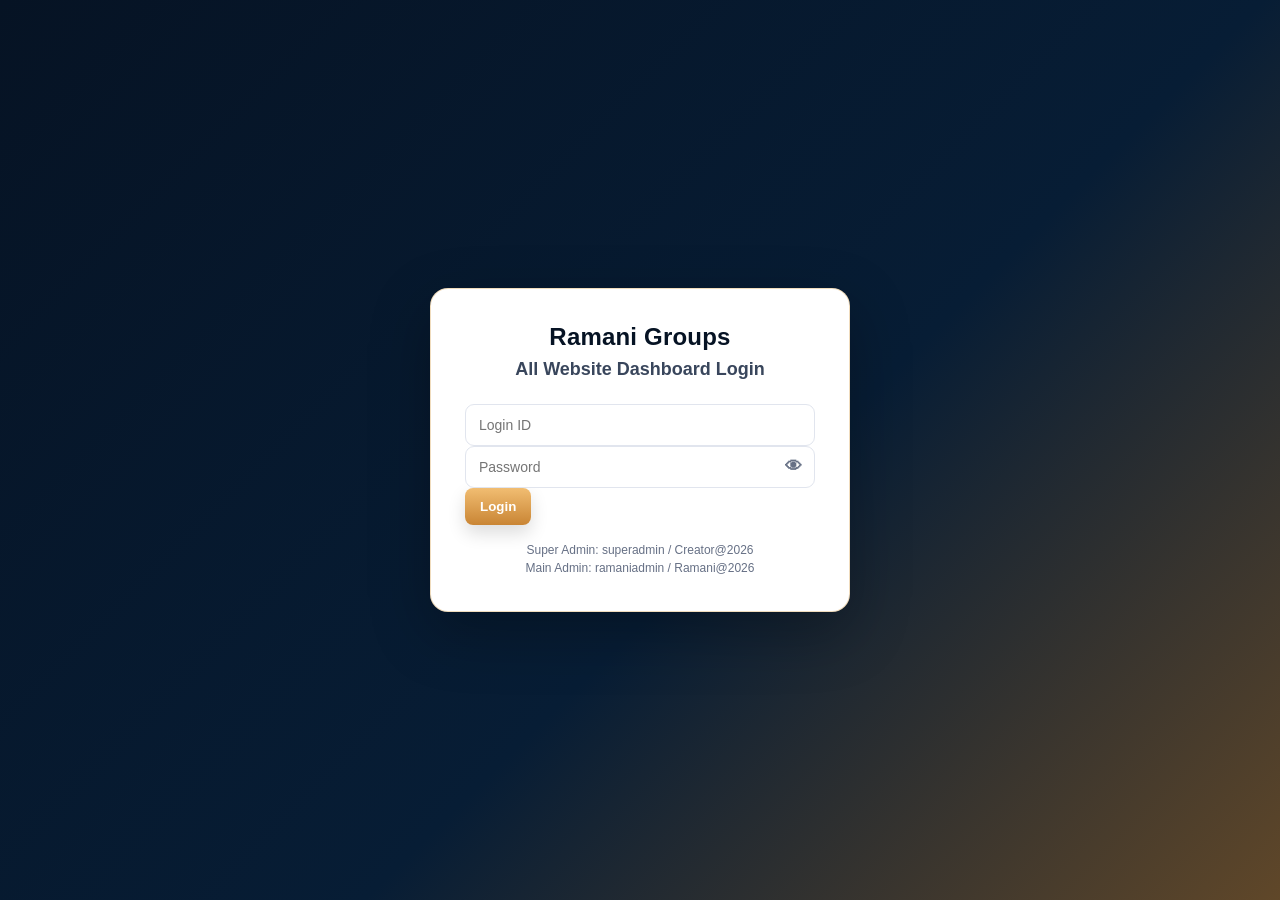
<file: lead-sheets/leads-dashboard.html>
<!DOCTYPE html>
<html lang="en">
<head>
<meta charset="UTF-8">
<meta name="viewport" content="width=device-width, initial-scale=1.0">
<title>All Website Leads Dashboard</title>
<link rel="stylesheet" href="../dashboard.css">
</head>
<body>
<script>window.RAMANI_PAGE_BRAND="all";window.RAMANI_PAGE_TITLE="All Website";</script>

<div class="login-screen" id="loginScreen">
  <div class="login-box">
    <div class="logo">Ramani Groups</div>
    <h2>All Website Dashboard Login</h2>
    <input id="loginUser" placeholder="Login ID" autocomplete="username">
    <div class="form-field password-field">
      <input id="loginPass" type="password" placeholder="Password" autocomplete="current-password">
      <button type="button" class="eye-btn" onclick="togglePassword('loginPass')">👁</button>
    </div>
    <button class="login-btn" onclick="login()">Login</button>
    <div class="error" id="loginError"></div>
    <div class="note">Super Admin: superadmin / Creator@2026<br>Main Admin: ramaniadmin / Ramani@2026</div>
  </div>
</div>

<div class="dashboard" id="dashboard">
  <div class="appbar">
    <div class="appbar-inner">
      <div class="app-title">
        <h1>All Website Leads Dashboard</h1>
        <p>Logged in as <span id="userInfo"></span></p>
      </div>
      <div class="actions">
        <button class="btn-gold" onclick="exportCSV('test')">Export Test Drive</button>
        <button class="btn-gold" onclick="exportCSV('service')">Export Service</button>
        <button class="btn-light" onclick="exportCSV('other')">Export Other Leads</button>
        <button class="btn-danger" onclick="logout()">Logout</button>
      </div>
    </div>
  </div>

  <div class="container">
    <div class="stats">
      <div class="stat"><span>Total Leads</span><strong id="totalCount">0</strong></div>
      <div class="stat"><span>Test Drive</span><strong id="testDriveCount">0</strong></div>
      <div class="stat"><span>Service Appointment</span><strong id="serviceCount">0</strong></div>
      <div class="stat"><span>Other Website Leads</span><strong id="otherCount">0</strong></div>
    </div>

    <div class="tabs">
      <button class="tab-btn active" id="testTab" onclick="showSheet('test')">Test Drive</button>
      <button class="tab-btn" id="serviceTab" onclick="showSheet('service')">Service</button>
      <button class="tab-btn" id="contactTab" onclick="showSheet('contact')">Contact / Popup</button>
      <button class="tab-btn" id="careerTab" onclick="showSheet('career')">Career</button>
      <button class="tab-btn" id="newsletterTab" onclick="showSheet('newsletter')">Newsletter</button>
      <button class="tab-btn" id="usersTab" onclick="showSheet('users')">User Access</button>
    </div>

    <div id="testSheet" class="sheet card active">
      <div class="sheet-title">
        <h3>Test Drive Leads</h3>
        <div class="toolbar">
          <input class="search" id="testSearch" placeholder="Search..." oninput="renderAll()">
          <button class="btn-light" onclick="toggleFilter('testFilters')">🔎 Filter</button>
        </div>
      </div>
      <div class="filter-panel" id="testFilters">
        <select id="testStatus" onchange="renderAll()"><option value="">All Status</option><option>New</option><option>Contacted</option><option>Follow Up</option><option>Closed</option></select>
        <select id="testBrand" onchange="renderAll()">
<option value="all">All</option>
<option value="Volkswagen">Volkswagen</option>
<option value="Mahindra">Mahindra</option>
<option value="MG">MG</option>
<option value="Kia">Kia</option>
<option value="CarMonkey">CarMonkey</option>
<option value="The Baking Society">The Baking Society</option></select>
        <input id="testFrom" type="date" onchange="renderAll()">
        <input id="testTo" type="date" onchange="renderAll()">
      </div>
      <table><thead><tr><th>Submitted</th><th>Name</th><th>Mobile</th><th>Email</th><th>Brand</th><th>Vehicle Model</th><th>Preferred Date</th><th>Preferred Time</th><th>City</th><th>Status</th><th>Action</th></tr></thead><tbody id="testRows"></tbody></table>
      <div class="empty" id="testEmpty" style="display:none;">No leads found.</div>
    </div>
    <div id="serviceSheet" class="sheet card">
      <div class="sheet-title">
        <h3>Service Appointment Leads</h3>
        <div class="toolbar">
          <input class="search" id="serviceSearch" placeholder="Search..." oninput="renderAll()">
          <button class="btn-light" onclick="toggleFilter('serviceFilters')">🔎 Filter</button>
        </div>
      </div>
      <div class="filter-panel" id="serviceFilters">
        <select id="serviceStatus" onchange="renderAll()"><option value="">All Status</option><option>New</option><option>Contacted</option><option>Follow Up</option><option>Closed</option></select>
        <select id="serviceBrand" onchange="renderAll()">
<option value="all">All</option>
<option value="Volkswagen">Volkswagen</option>
<option value="Mahindra">Mahindra</option>
<option value="MG">MG</option>
<option value="Kia">Kia</option>
<option value="CarMonkey">CarMonkey</option>
<option value="The Baking Society">The Baking Society</option></select>
        <input id="serviceFrom" type="date" onchange="renderAll()">
        <input id="serviceTo" type="date" onchange="renderAll()">
      </div>
      <table><thead><tr><th>Submitted</th><th>Name</th><th>Mobile</th><th>Email</th><th>Brand</th><th>Vehicle Model</th><th>Reg. No.</th><th>Service Type</th><th>Date</th><th>Time Slot</th><th>Status</th><th>Action</th></tr></thead><tbody id="serviceRows"></tbody></table>
      <div class="empty" id="serviceEmpty" style="display:none;">No leads found.</div>
    </div>
    <div id="contactSheet" class="sheet card">
      <div class="sheet-title">
        <h3>Contact Us / Homepage Popup Leads</h3>
        <div class="toolbar">
          <input class="search" id="contactSearch" placeholder="Search..." oninput="renderAll()">
          <button class="btn-light" onclick="toggleFilter('contactFilters')">🔎 Filter</button>
        </div>
      </div>
      <div class="filter-panel" id="contactFilters">
        <select id="contactStatus" onchange="renderAll()"><option value="">All Status</option><option>New</option><option>Contacted</option><option>Follow Up</option><option>Closed</option></select>
        <select id="contactBrand" onchange="renderAll()">
<option value="all">All</option>
<option value="Volkswagen">Volkswagen</option>
<option value="Mahindra">Mahindra</option>
<option value="MG">MG</option>
<option value="Kia">Kia</option>
<option value="CarMonkey">CarMonkey</option>
<option value="The Baking Society">The Baking Society</option></select>
        <input id="contactFrom" type="date" onchange="renderAll()">
        <input id="contactTo" type="date" onchange="renderAll()">
      </div>
      <table><thead><tr><th>Submitted</th><th>Type</th><th>Name</th><th>Mobile</th><th>Email</th><th>Brand</th><th>Location</th><th>Business</th><th>Message</th><th>Status</th><th>Action</th></tr></thead><tbody id="contactRows"></tbody></table>
      <div class="empty" id="contactEmpty" style="display:none;">No leads found.</div>
    </div>
    <div id="careerSheet" class="sheet card">
      <div class="sheet-title">
        <h3>Career Leads</h3>
        <div class="toolbar">
          <input class="search" id="careerSearch" placeholder="Search..." oninput="renderAll()">
          <button class="btn-light" onclick="toggleFilter('careerFilters')">🔎 Filter</button>
        </div>
      </div>
      <div class="filter-panel" id="careerFilters">
        <select id="careerStatus" onchange="renderAll()"><option value="">All Status</option><option>New</option><option>Contacted</option><option>Follow Up</option><option>Closed</option></select>
        <select id="careerBrand" onchange="renderAll()">
<option value="all">All</option>
<option value="Volkswagen">Volkswagen</option>
<option value="Mahindra">Mahindra</option>
<option value="MG">MG</option>
<option value="Kia">Kia</option>
<option value="CarMonkey">CarMonkey</option>
<option value="The Baking Society">The Baking Society</option></select>
        <input id="careerFrom" type="date" onchange="renderAll()">
        <input id="careerTo" type="date" onchange="renderAll()">
      </div>
      <table><thead><tr><th>Submitted</th><th>Name</th><th>Mobile</th><th>Email</th><th>Location</th><th>Position</th><th>Experience</th><th>Resume</th><th>Message</th><th>Status</th><th>Action</th></tr></thead><tbody id="careerRows"></tbody></table>
      <div class="empty" id="careerEmpty" style="display:none;">No leads found.</div>
    </div>
    <div id="newsletterSheet" class="sheet card">
      <div class="sheet-title">
        <h3>Newsletter Leads</h3>
        <div class="toolbar">
          <input class="search" id="newsletterSearch" placeholder="Search..." oninput="renderAll()">
          <button class="btn-light" onclick="toggleFilter('newsletterFilters')">🔎 Filter</button>
        </div>
      </div>
      <div class="filter-panel" id="newsletterFilters">
        <select id="newsletterStatus" onchange="renderAll()"><option value="">All Status</option><option>New</option><option>Contacted</option><option>Follow Up</option><option>Closed</option></select>
        <select id="newsletterBrand" onchange="renderAll()">
<option value="all">All</option>
<option value="Volkswagen">Volkswagen</option>
<option value="Mahindra">Mahindra</option>
<option value="MG">MG</option>
<option value="Kia">Kia</option>
<option value="CarMonkey">CarMonkey</option>
<option value="The Baking Society">The Baking Society</option></select>
        <input id="newsletterFrom" type="date" onchange="renderAll()">
        <input id="newsletterTo" type="date" onchange="renderAll()">
      </div>
      <table><thead><tr><th>Submitted</th><th>Email</th><th>Source</th><th>Message</th><th>Status</th><th>Action</th></tr></thead><tbody id="newsletterRows"></tbody></table>
      <div class="empty" id="newsletterEmpty" style="display:none;">No leads found.</div>
    </div>

    <div id="usersSheet" class="sheet card">
      <div class="sheet-title">
        <h3>User Access Management</h3>
        <p id="userAccessMsg" style="color:#667085;margin:0"></p>
      </div>
      <div class="user-form">
        <input id="newName" placeholder="Name">
        <input id="newUsername" placeholder="Login ID">
        <div class="form-field password-field">
          <input id="newPassword" type="password" placeholder="Password">
          <button type="button" class="eye-btn" onclick="togglePassword('newPassword')">👁</button>
        </div>
        <select id="newRole">
          <option value="user">User</option>
          <option value="admin">Admin</option>
          <option value="super_admin">Super Admin</option>
        </select>
        <select id="newBrand">
<option value="all">All</option>
<option value="Volkswagen">Volkswagen</option>
<option value="Mahindra">Mahindra</option>
<option value="MG">MG</option>
<option value="Kia">Kia</option>
<option value="CarMonkey">CarMonkey</option>
<option value="The Baking Society">The Baking Society</option></select>
      </div>
      <div class="actions" style="justify-content:flex-start;margin-bottom:12px">
        <button id="saveUserBtn" class="btn-gold" onclick="saveUser()">Add User</button>
        <button class="btn-light" onclick="resetUserForm()">Reset</button>
      </div>
      <table>
        <thead><tr><th>Name</th><th>Login ID</th><th>Password</th><th>Role</th><th>Brand</th><th>Action</th></tr></thead>
        <tbody id="userRows"></tbody>
      </table>
    </div>
  </div>
</div>

<div class="modal-backdrop" id="modalBackdrop" onclick="closeDetails()">
  <div class="modal" onclick="event.stopPropagation()">
    <div class="sheet-title"><h3 id="modalTitle">Lead Details</h3><button class="btn-danger" onclick="closeDetails()">Close</button></div>
    <div class="detail-grid" id="modalBody"></div>
  </div>
</div>

<script src="../dashboard.js"></script>
</body>
</html>
</file>
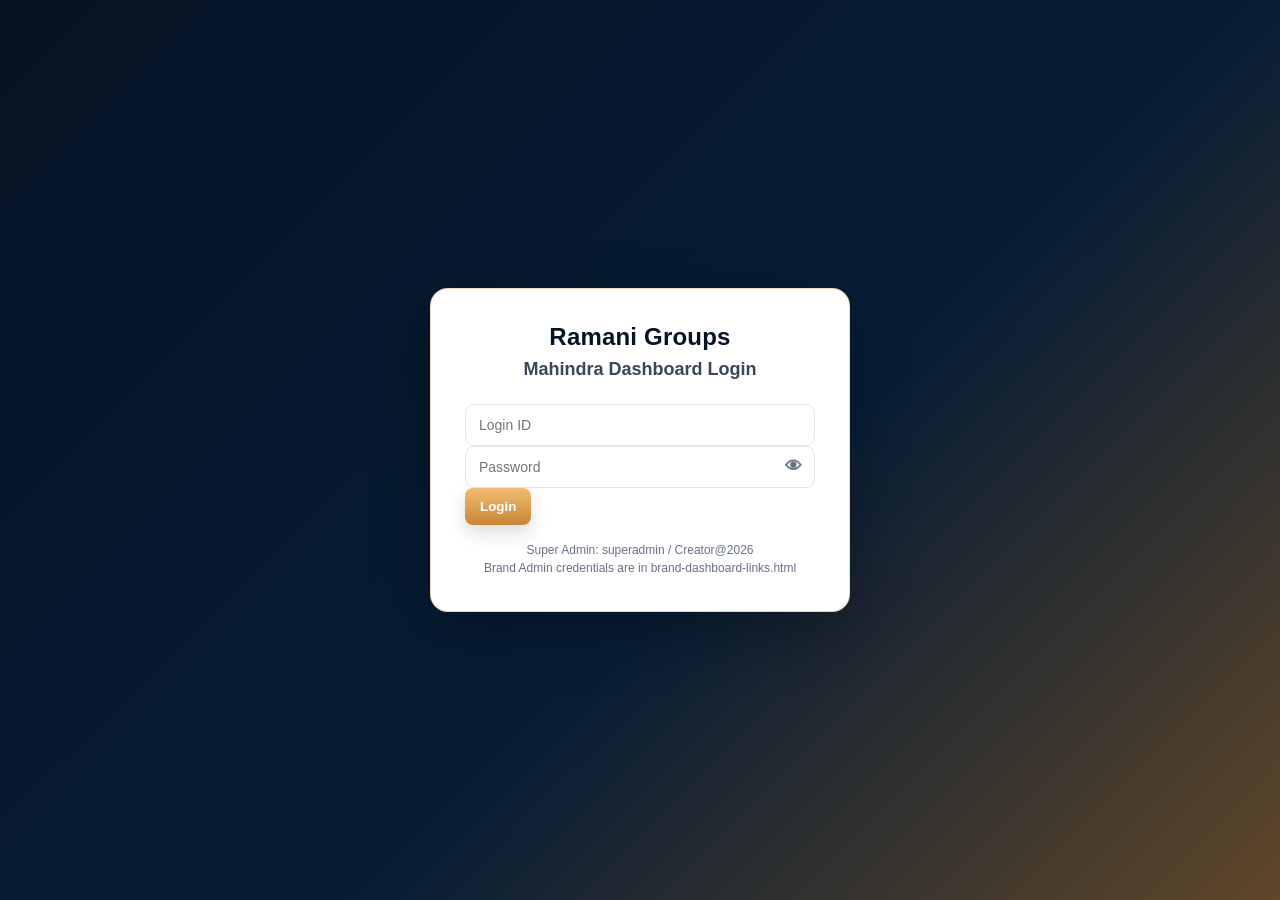
<file: lead-sheets/mahindra-leads-dashboard.html>
<!DOCTYPE html>
<html lang="en">
<head>
<meta charset="UTF-8">
<meta name="viewport" content="width=device-width, initial-scale=1.0">
<title>Mahindra Leads Dashboard</title>
<link rel="stylesheet" href="../dashboard.css">
</head>
<body>
<script>window.RAMANI_PAGE_BRAND="Mahindra";window.RAMANI_PAGE_TITLE="Mahindra";</script>

<div class="login-screen" id="loginScreen">
  <div class="login-box">
    <div class="logo">Ramani Groups</div>
    <h2>Mahindra Dashboard Login</h2>
    <input id="loginUser" placeholder="Login ID" autocomplete="username">
    <div class="form-field password-field">
      <input id="loginPass" type="password" placeholder="Password" autocomplete="current-password">
      <button type="button" class="eye-btn" onclick="togglePassword('loginPass')">👁</button>
    </div>
    <button class="login-btn" onclick="login()">Login</button>
    <div class="error" id="loginError"></div>
    <div class="note">Super Admin: superadmin / Creator@2026<br>Brand Admin credentials are in brand-dashboard-links.html</div>
  </div>
</div>

<div class="dashboard" id="dashboard">
  <div class="appbar">
    <div class="appbar-inner">
      <div class="app-title">
        <h1>Mahindra Leads Dashboard</h1>
        <p>Logged in as <span id="userInfo"></span></p>
      </div>
      <div class="actions">
        <button class="btn-gold" onclick="exportCSV('test')">Export Test Drive</button>
        <button class="btn-gold" onclick="exportCSV('service')">Export Service</button>
        <button class="btn-light" onclick="exportCSV('other')">Export Other Leads</button>
        <button class="btn-danger" onclick="logout()">Logout</button>
      </div>
    </div>
  </div>

  <div class="container">
    <div class="stats">
      <div class="stat"><span>Total Leads</span><strong id="totalCount">0</strong></div>
      <div class="stat"><span>Test Drive</span><strong id="testDriveCount">0</strong></div>
      <div class="stat"><span>Service Appointment</span><strong id="serviceCount">0</strong></div>
      <div class="stat"><span>Other Website Leads</span><strong id="otherCount">0</strong></div>
    </div>

    <div class="tabs">
      <button class="tab-btn active" id="testTab" onclick="showSheet('test')">Test Drive</button>
      <button class="tab-btn" id="serviceTab" onclick="showSheet('service')">Service</button>
      <button class="tab-btn" id="contactTab" onclick="showSheet('contact')">Contact / Popup</button>
      <button class="tab-btn" id="careerTab" onclick="showSheet('career')">Career</button>
      <button class="tab-btn" id="newsletterTab" onclick="showSheet('newsletter')">Newsletter</button>
      <button class="tab-btn" id="usersTab" onclick="showSheet('users')">User Access</button>
    </div>

    <div id="testSheet" class="sheet card active">
      <div class="sheet-title">
        <h3>Test Drive Leads</h3>
        <div class="toolbar">
          <input class="search" id="testSearch" placeholder="Search..." oninput="renderAll()">
          <button class="btn-light" onclick="toggleFilter('testFilters')">🔎 Filter</button>
        </div>
      </div>
      <div class="filter-panel" id="testFilters">
        <select id="testStatus" onchange="renderAll()"><option value="">All Status</option><option>New</option><option>Contacted</option><option>Follow Up</option><option>Closed</option></select>
        <select id="testBrand" onchange="renderAll()">
<option value="all">All</option>
<option value="Volkswagen">Volkswagen</option>
<option value="Mahindra">Mahindra</option>
<option value="MG">MG</option>
<option value="Kia">Kia</option>
<option value="CarMonkey">CarMonkey</option>
<option value="The Baking Society">The Baking Society</option></select>
        <input id="testFrom" type="date" onchange="renderAll()">
        <input id="testTo" type="date" onchange="renderAll()">
      </div>
      <table><thead><tr><th>Submitted</th><th>Name</th><th>Mobile</th><th>Email</th><th>Brand</th><th>Vehicle Model</th><th>Preferred Date</th><th>Preferred Time</th><th>City</th><th>Status</th><th>Action</th></tr></thead><tbody id="testRows"></tbody></table>
      <div class="empty" id="testEmpty" style="display:none;">No leads found.</div>
    </div>
    <div id="serviceSheet" class="sheet card">
      <div class="sheet-title">
        <h3>Service Appointment Leads</h3>
        <div class="toolbar">
          <input class="search" id="serviceSearch" placeholder="Search..." oninput="renderAll()">
          <button class="btn-light" onclick="toggleFilter('serviceFilters')">🔎 Filter</button>
        </div>
      </div>
      <div class="filter-panel" id="serviceFilters">
        <select id="serviceStatus" onchange="renderAll()"><option value="">All Status</option><option>New</option><option>Contacted</option><option>Follow Up</option><option>Closed</option></select>
        <select id="serviceBrand" onchange="renderAll()">
<option value="all">All</option>
<option value="Volkswagen">Volkswagen</option>
<option value="Mahindra">Mahindra</option>
<option value="MG">MG</option>
<option value="Kia">Kia</option>
<option value="CarMonkey">CarMonkey</option>
<option value="The Baking Society">The Baking Society</option></select>
        <input id="serviceFrom" type="date" onchange="renderAll()">
        <input id="serviceTo" type="date" onchange="renderAll()">
      </div>
      <table><thead><tr><th>Submitted</th><th>Name</th><th>Mobile</th><th>Email</th><th>Brand</th><th>Vehicle Model</th><th>Reg. No.</th><th>Service Type</th><th>Date</th><th>Time Slot</th><th>Status</th><th>Action</th></tr></thead><tbody id="serviceRows"></tbody></table>
      <div class="empty" id="serviceEmpty" style="display:none;">No leads found.</div>
    </div>
    <div id="contactSheet" class="sheet card">
      <div class="sheet-title">
        <h3>Contact Us / Homepage Popup Leads</h3>
        <div class="toolbar">
          <input class="search" id="contactSearch" placeholder="Search..." oninput="renderAll()">
          <button class="btn-light" onclick="toggleFilter('contactFilters')">🔎 Filter</button>
        </div>
      </div>
      <div class="filter-panel" id="contactFilters">
        <select id="contactStatus" onchange="renderAll()"><option value="">All Status</option><option>New</option><option>Contacted</option><option>Follow Up</option><option>Closed</option></select>
        <select id="contactBrand" onchange="renderAll()">
<option value="all">All</option>
<option value="Volkswagen">Volkswagen</option>
<option value="Mahindra">Mahindra</option>
<option value="MG">MG</option>
<option value="Kia">Kia</option>
<option value="CarMonkey">CarMonkey</option>
<option value="The Baking Society">The Baking Society</option></select>
        <input id="contactFrom" type="date" onchange="renderAll()">
        <input id="contactTo" type="date" onchange="renderAll()">
      </div>
      <table><thead><tr><th>Submitted</th><th>Type</th><th>Name</th><th>Mobile</th><th>Email</th><th>Brand</th><th>Location</th><th>Business</th><th>Message</th><th>Status</th><th>Action</th></tr></thead><tbody id="contactRows"></tbody></table>
      <div class="empty" id="contactEmpty" style="display:none;">No leads found.</div>
    </div>
    <div id="careerSheet" class="sheet card">
      <div class="sheet-title">
        <h3>Career Leads</h3>
        <div class="toolbar">
          <input class="search" id="careerSearch" placeholder="Search..." oninput="renderAll()">
          <button class="btn-light" onclick="toggleFilter('careerFilters')">🔎 Filter</button>
        </div>
      </div>
      <div class="filter-panel" id="careerFilters">
        <select id="careerStatus" onchange="renderAll()"><option value="">All Status</option><option>New</option><option>Contacted</option><option>Follow Up</option><option>Closed</option></select>
        <select id="careerBrand" onchange="renderAll()">
<option value="all">All</option>
<option value="Volkswagen">Volkswagen</option>
<option value="Mahindra">Mahindra</option>
<option value="MG">MG</option>
<option value="Kia">Kia</option>
<option value="CarMonkey">CarMonkey</option>
<option value="The Baking Society">The Baking Society</option></select>
        <input id="careerFrom" type="date" onchange="renderAll()">
        <input id="careerTo" type="date" onchange="renderAll()">
      </div>
      <table><thead><tr><th>Submitted</th><th>Name</th><th>Mobile</th><th>Email</th><th>Location</th><th>Position</th><th>Experience</th><th>Resume</th><th>Message</th><th>Status</th><th>Action</th></tr></thead><tbody id="careerRows"></tbody></table>
      <div class="empty" id="careerEmpty" style="display:none;">No leads found.</div>
    </div>
    <div id="newsletterSheet" class="sheet card">
      <div class="sheet-title">
        <h3>Newsletter Leads</h3>
        <div class="toolbar">
          <input class="search" id="newsletterSearch" placeholder="Search..." oninput="renderAll()">
          <button class="btn-light" onclick="toggleFilter('newsletterFilters')">🔎 Filter</button>
        </div>
      </div>
      <div class="filter-panel" id="newsletterFilters">
        <select id="newsletterStatus" onchange="renderAll()"><option value="">All Status</option><option>New</option><option>Contacted</option><option>Follow Up</option><option>Closed</option></select>
        <select id="newsletterBrand" onchange="renderAll()">
<option value="all">All</option>
<option value="Volkswagen">Volkswagen</option>
<option value="Mahindra">Mahindra</option>
<option value="MG">MG</option>
<option value="Kia">Kia</option>
<option value="CarMonkey">CarMonkey</option>
<option value="The Baking Society">The Baking Society</option></select>
        <input id="newsletterFrom" type="date" onchange="renderAll()">
        <input id="newsletterTo" type="date" onchange="renderAll()">
      </div>
      <table><thead><tr><th>Submitted</th><th>Email</th><th>Source</th><th>Message</th><th>Status</th><th>Action</th></tr></thead><tbody id="newsletterRows"></tbody></table>
      <div class="empty" id="newsletterEmpty" style="display:none;">No leads found.</div>
    </div>

    <div id="usersSheet" class="sheet card">
      <div class="sheet-title">
        <h3>User Access Management</h3>
        <p id="userAccessMsg" style="color:#667085;margin:0"></p>
      </div>
      <div class="user-form">
        <input id="newName" placeholder="Name">
        <input id="newUsername" placeholder="Login ID">
        <div class="form-field password-field">
          <input id="newPassword" type="password" placeholder="Password">
          <button type="button" class="eye-btn" onclick="togglePassword('newPassword')">👁</button>
        </div>
        <select id="newRole">
          <option value="user">User</option>
          <option value="admin">Admin</option>
          <option value="super_admin">Super Admin</option>
        </select>
        <select id="newBrand"><option value="Mahindra">Mahindra</option></select>
      </div>
      <div class="actions" style="justify-content:flex-start;margin-bottom:12px">
        <button id="saveUserBtn" class="btn-gold" onclick="saveUser()">Add User</button>
        <button class="btn-light" onclick="resetUserForm()">Reset</button>
      </div>
      <table>
        <thead><tr><th>Name</th><th>Login ID</th><th>Password</th><th>Role</th><th>Brand</th><th>Action</th></tr></thead>
        <tbody id="userRows"></tbody>
      </table>
    </div>
  </div>
</div>

<div class="modal-backdrop" id="modalBackdrop" onclick="closeDetails()">
  <div class="modal" onclick="event.stopPropagation()">
    <div class="sheet-title"><h3 id="modalTitle">Lead Details</h3><button class="btn-danger" onclick="closeDetails()">Close</button></div>
    <div class="detail-grid" id="modalBody"></div>
  </div>
</div>

<script src="../dashboard.js"></script>
</body>
</html>
</file>
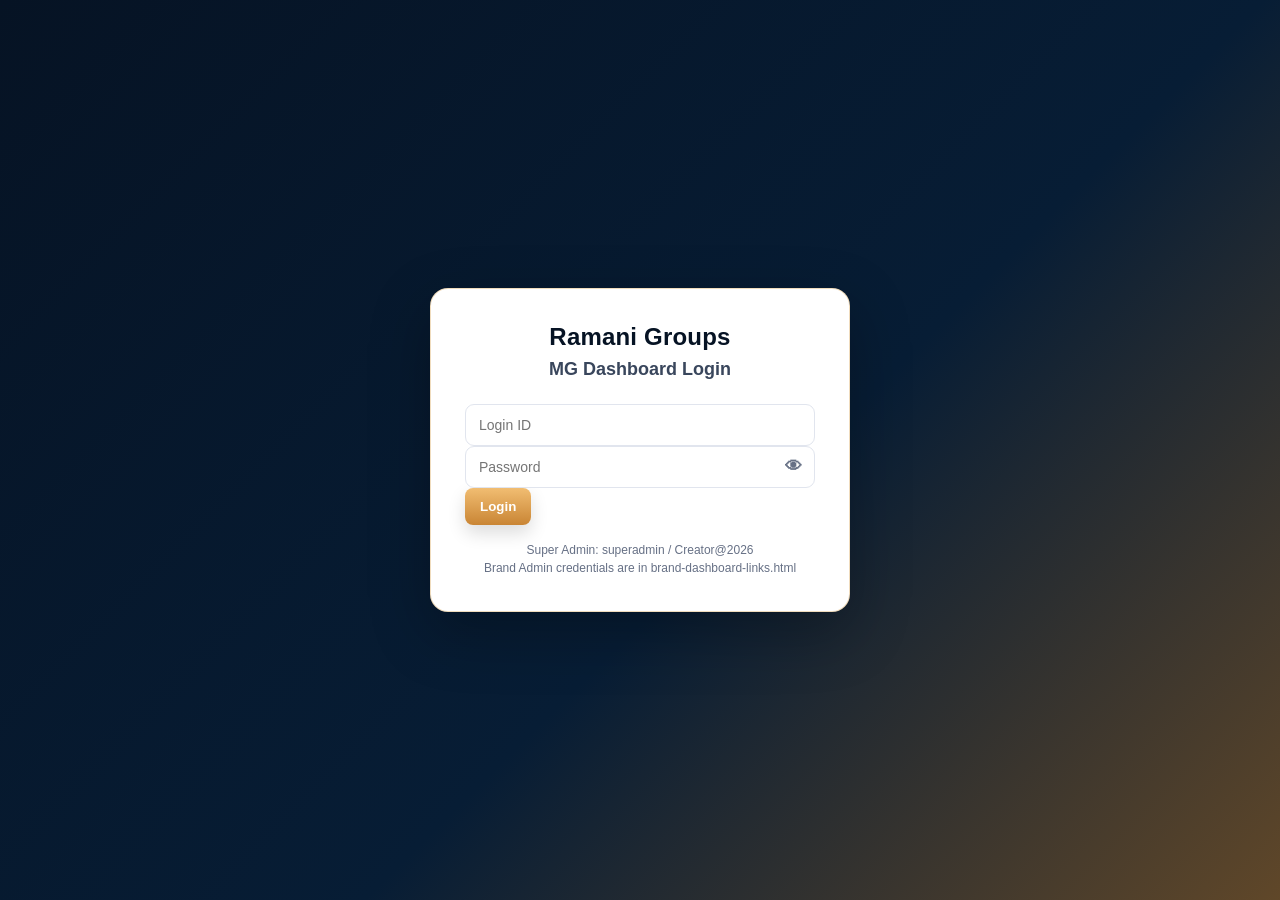
<file: lead-sheets/mg-leads-dashboard.html>
<!DOCTYPE html>
<html lang="en">
<head>
<meta charset="UTF-8">
<meta name="viewport" content="width=device-width, initial-scale=1.0">
<title>MG Leads Dashboard</title>
<link rel="stylesheet" href="../dashboard.css">
</head>
<body>
<script>window.RAMANI_PAGE_BRAND="MG";window.RAMANI_PAGE_TITLE="MG";</script>

<div class="login-screen" id="loginScreen">
  <div class="login-box">
    <div class="logo">Ramani Groups</div>
    <h2>MG Dashboard Login</h2>
    <input id="loginUser" placeholder="Login ID" autocomplete="username">
    <div class="form-field password-field">
      <input id="loginPass" type="password" placeholder="Password" autocomplete="current-password">
      <button type="button" class="eye-btn" onclick="togglePassword('loginPass')">👁</button>
    </div>
    <button class="login-btn" onclick="login()">Login</button>
    <div class="error" id="loginError"></div>
    <div class="note">Super Admin: superadmin / Creator@2026<br>Brand Admin credentials are in brand-dashboard-links.html</div>
  </div>
</div>

<div class="dashboard" id="dashboard">
  <div class="appbar">
    <div class="appbar-inner">
      <div class="app-title">
        <h1>MG Leads Dashboard</h1>
        <p>Logged in as <span id="userInfo"></span></p>
      </div>
      <div class="actions">
        <button class="btn-gold" onclick="exportCSV('test')">Export Test Drive</button>
        <button class="btn-gold" onclick="exportCSV('service')">Export Service</button>
        <button class="btn-light" onclick="exportCSV('other')">Export Other Leads</button>
        <button class="btn-danger" onclick="logout()">Logout</button>
      </div>
    </div>
  </div>

  <div class="container">
    <div class="stats">
      <div class="stat"><span>Total Leads</span><strong id="totalCount">0</strong></div>
      <div class="stat"><span>Test Drive</span><strong id="testDriveCount">0</strong></div>
      <div class="stat"><span>Service Appointment</span><strong id="serviceCount">0</strong></div>
      <div class="stat"><span>Other Website Leads</span><strong id="otherCount">0</strong></div>
    </div>

    <div class="tabs">
      <button class="tab-btn active" id="testTab" onclick="showSheet('test')">Test Drive</button>
      <button class="tab-btn" id="serviceTab" onclick="showSheet('service')">Service</button>
      <button class="tab-btn" id="contactTab" onclick="showSheet('contact')">Contact / Popup</button>
      <button class="tab-btn" id="careerTab" onclick="showSheet('career')">Career</button>
      <button class="tab-btn" id="newsletterTab" onclick="showSheet('newsletter')">Newsletter</button>
      <button class="tab-btn" id="usersTab" onclick="showSheet('users')">User Access</button>
    </div>

    <div id="testSheet" class="sheet card active">
      <div class="sheet-title">
        <h3>Test Drive Leads</h3>
        <div class="toolbar">
          <input class="search" id="testSearch" placeholder="Search..." oninput="renderAll()">
          <button class="btn-light" onclick="toggleFilter('testFilters')">🔎 Filter</button>
        </div>
      </div>
      <div class="filter-panel" id="testFilters">
        <select id="testStatus" onchange="renderAll()"><option value="">All Status</option><option>New</option><option>Contacted</option><option>Follow Up</option><option>Closed</option></select>
        <select id="testBrand" onchange="renderAll()">
<option value="all">All</option>
<option value="Volkswagen">Volkswagen</option>
<option value="Mahindra">Mahindra</option>
<option value="MG">MG</option>
<option value="Kia">Kia</option>
<option value="CarMonkey">CarMonkey</option>
<option value="The Baking Society">The Baking Society</option></select>
        <input id="testFrom" type="date" onchange="renderAll()">
        <input id="testTo" type="date" onchange="renderAll()">
      </div>
      <table><thead><tr><th>Submitted</th><th>Name</th><th>Mobile</th><th>Email</th><th>Brand</th><th>Vehicle Model</th><th>Preferred Date</th><th>Preferred Time</th><th>City</th><th>Status</th><th>Action</th></tr></thead><tbody id="testRows"></tbody></table>
      <div class="empty" id="testEmpty" style="display:none;">No leads found.</div>
    </div>
    <div id="serviceSheet" class="sheet card">
      <div class="sheet-title">
        <h3>Service Appointment Leads</h3>
        <div class="toolbar">
          <input class="search" id="serviceSearch" placeholder="Search..." oninput="renderAll()">
          <button class="btn-light" onclick="toggleFilter('serviceFilters')">🔎 Filter</button>
        </div>
      </div>
      <div class="filter-panel" id="serviceFilters">
        <select id="serviceStatus" onchange="renderAll()"><option value="">All Status</option><option>New</option><option>Contacted</option><option>Follow Up</option><option>Closed</option></select>
        <select id="serviceBrand" onchange="renderAll()">
<option value="all">All</option>
<option value="Volkswagen">Volkswagen</option>
<option value="Mahindra">Mahindra</option>
<option value="MG">MG</option>
<option value="Kia">Kia</option>
<option value="CarMonkey">CarMonkey</option>
<option value="The Baking Society">The Baking Society</option></select>
        <input id="serviceFrom" type="date" onchange="renderAll()">
        <input id="serviceTo" type="date" onchange="renderAll()">
      </div>
      <table><thead><tr><th>Submitted</th><th>Name</th><th>Mobile</th><th>Email</th><th>Brand</th><th>Vehicle Model</th><th>Reg. No.</th><th>Service Type</th><th>Date</th><th>Time Slot</th><th>Status</th><th>Action</th></tr></thead><tbody id="serviceRows"></tbody></table>
      <div class="empty" id="serviceEmpty" style="display:none;">No leads found.</div>
    </div>
    <div id="contactSheet" class="sheet card">
      <div class="sheet-title">
        <h3>Contact Us / Homepage Popup Leads</h3>
        <div class="toolbar">
          <input class="search" id="contactSearch" placeholder="Search..." oninput="renderAll()">
          <button class="btn-light" onclick="toggleFilter('contactFilters')">🔎 Filter</button>
        </div>
      </div>
      <div class="filter-panel" id="contactFilters">
        <select id="contactStatus" onchange="renderAll()"><option value="">All Status</option><option>New</option><option>Contacted</option><option>Follow Up</option><option>Closed</option></select>
        <select id="contactBrand" onchange="renderAll()">
<option value="all">All</option>
<option value="Volkswagen">Volkswagen</option>
<option value="Mahindra">Mahindra</option>
<option value="MG">MG</option>
<option value="Kia">Kia</option>
<option value="CarMonkey">CarMonkey</option>
<option value="The Baking Society">The Baking Society</option></select>
        <input id="contactFrom" type="date" onchange="renderAll()">
        <input id="contactTo" type="date" onchange="renderAll()">
      </div>
      <table><thead><tr><th>Submitted</th><th>Type</th><th>Name</th><th>Mobile</th><th>Email</th><th>Brand</th><th>Location</th><th>Business</th><th>Message</th><th>Status</th><th>Action</th></tr></thead><tbody id="contactRows"></tbody></table>
      <div class="empty" id="contactEmpty" style="display:none;">No leads found.</div>
    </div>
    <div id="careerSheet" class="sheet card">
      <div class="sheet-title">
        <h3>Career Leads</h3>
        <div class="toolbar">
          <input class="search" id="careerSearch" placeholder="Search..." oninput="renderAll()">
          <button class="btn-light" onclick="toggleFilter('careerFilters')">🔎 Filter</button>
        </div>
      </div>
      <div class="filter-panel" id="careerFilters">
        <select id="careerStatus" onchange="renderAll()"><option value="">All Status</option><option>New</option><option>Contacted</option><option>Follow Up</option><option>Closed</option></select>
        <select id="careerBrand" onchange="renderAll()">
<option value="all">All</option>
<option value="Volkswagen">Volkswagen</option>
<option value="Mahindra">Mahindra</option>
<option value="MG">MG</option>
<option value="Kia">Kia</option>
<option value="CarMonkey">CarMonkey</option>
<option value="The Baking Society">The Baking Society</option></select>
        <input id="careerFrom" type="date" onchange="renderAll()">
        <input id="careerTo" type="date" onchange="renderAll()">
      </div>
      <table><thead><tr><th>Submitted</th><th>Name</th><th>Mobile</th><th>Email</th><th>Location</th><th>Position</th><th>Experience</th><th>Resume</th><th>Message</th><th>Status</th><th>Action</th></tr></thead><tbody id="careerRows"></tbody></table>
      <div class="empty" id="careerEmpty" style="display:none;">No leads found.</div>
    </div>
    <div id="newsletterSheet" class="sheet card">
      <div class="sheet-title">
        <h3>Newsletter Leads</h3>
        <div class="toolbar">
          <input class="search" id="newsletterSearch" placeholder="Search..." oninput="renderAll()">
          <button class="btn-light" onclick="toggleFilter('newsletterFilters')">🔎 Filter</button>
        </div>
      </div>
      <div class="filter-panel" id="newsletterFilters">
        <select id="newsletterStatus" onchange="renderAll()"><option value="">All Status</option><option>New</option><option>Contacted</option><option>Follow Up</option><option>Closed</option></select>
        <select id="newsletterBrand" onchange="renderAll()">
<option value="all">All</option>
<option value="Volkswagen">Volkswagen</option>
<option value="Mahindra">Mahindra</option>
<option value="MG">MG</option>
<option value="Kia">Kia</option>
<option value="CarMonkey">CarMonkey</option>
<option value="The Baking Society">The Baking Society</option></select>
        <input id="newsletterFrom" type="date" onchange="renderAll()">
        <input id="newsletterTo" type="date" onchange="renderAll()">
      </div>
      <table><thead><tr><th>Submitted</th><th>Email</th><th>Source</th><th>Message</th><th>Status</th><th>Action</th></tr></thead><tbody id="newsletterRows"></tbody></table>
      <div class="empty" id="newsletterEmpty" style="display:none;">No leads found.</div>
    </div>

    <div id="usersSheet" class="sheet card">
      <div class="sheet-title">
        <h3>User Access Management</h3>
        <p id="userAccessMsg" style="color:#667085;margin:0"></p>
      </div>
      <div class="user-form">
        <input id="newName" placeholder="Name">
        <input id="newUsername" placeholder="Login ID">
        <div class="form-field password-field">
          <input id="newPassword" type="password" placeholder="Password">
          <button type="button" class="eye-btn" onclick="togglePassword('newPassword')">👁</button>
        </div>
        <select id="newRole">
          <option value="user">User</option>
          <option value="admin">Admin</option>
          <option value="super_admin">Super Admin</option>
        </select>
        <select id="newBrand"><option value="MG">MG</option></select>
      </div>
      <div class="actions" style="justify-content:flex-start;margin-bottom:12px">
        <button id="saveUserBtn" class="btn-gold" onclick="saveUser()">Add User</button>
        <button class="btn-light" onclick="resetUserForm()">Reset</button>
      </div>
      <table>
        <thead><tr><th>Name</th><th>Login ID</th><th>Password</th><th>Role</th><th>Brand</th><th>Action</th></tr></thead>
        <tbody id="userRows"></tbody>
      </table>
    </div>
  </div>
</div>

<div class="modal-backdrop" id="modalBackdrop" onclick="closeDetails()">
  <div class="modal" onclick="event.stopPropagation()">
    <div class="sheet-title"><h3 id="modalTitle">Lead Details</h3><button class="btn-danger" onclick="closeDetails()">Close</button></div>
    <div class="detail-grid" id="modalBody"></div>
  </div>
</div>

<script src="../dashboard.js"></script>
</body>
</html>
</file>
<file: dashboard.css>
:root{
  --navy:#00162a;--deep:#02101f;--brand-dark:#061324;--card-dark:#071d35;
  --gold:#d59a43;--gold2:#efbd6b;--text:#101928;--muted:#667085;
  --line:#e8e9ee;--soft:#f8f3ea;--white:#fff;--danger:#dc3545;--success:#198754;
}
*{box-sizing:border-box}
body{margin:0;font-family:Inter,Arial,Helvetica,sans-serif;background:linear-gradient(180deg,#f8f3ea 0%,#f4f6f9 45%,#fff 100%);color:var(--text)}
.login-screen{min-height:100vh;display:flex;align-items:center;justify-content:center;padding:24px;background:linear-gradient(135deg,#061324 0%,#071d35 58%,#8a5b23 120%)}
.login-box{width:min(420px,96%);background:#fff;padding:34px;border-radius:18px;box-shadow:0 20px 60px rgba(0,0,0,.28);border:1px solid rgba(213,154,67,.35)}
.logo{font-size:24px;font-weight:900;text-align:center;color:#061324;letter-spacing:.2px}
.login-box h2{text-align:center;margin:8px 0 24px;font-size:18px;color:#39465c}
.form-field{position:relative}
input,select,textarea{width:100%;padding:12px 13px;border:1px solid #e1e5ee;border-radius:9px;font-size:14px;font-family:inherit;color:var(--text);background:#fff;outline:none}
input:focus,select:focus,textarea:focus{border-color:var(--gold);box-shadow:0 0 0 4px rgba(213,154,67,.14)}
.password-field input{padding-right:44px}
.eye-btn{position:absolute;right:6px;top:50%;transform:translateY(-50%);background:transparent!important;color:#667085!important;border:0!important;box-shadow:none!important;padding:7px!important;font-size:17px}
button{display:inline-flex;align-items:center;justify-content:center;gap:8px;border:0;border-radius:8px;padding:11px 15px;font-weight:800;cursor:pointer;font-family:inherit;transition:.2s}
.btn-gold,.login-btn{background:linear-gradient(180deg,#f1bd72,#c98534);color:#fff;box-shadow:0 8px 18px rgba(0,0,0,.14)}
.btn-navy{background:#061324;color:#fff}
.btn-light{background:#fff;color:#061324;border:1px solid #d9dde7}
.btn-danger{background:var(--danger);color:#fff}
.btn-success{background:var(--success);color:#fff}
.error{color:#c62828;text-align:center;margin-top:12px;font-size:14px;font-weight:700}
.note{text-align:center;color:#667085;font-size:12px;margin-top:16px;line-height:1.5}
.dashboard{display:none}
.appbar{background:#061324;color:#fff;padding:20px 26px;border-bottom:3px solid var(--gold);box-shadow:0 5px 24px rgba(0,0,0,.18)}
.appbar-inner{display:flex;justify-content:space-between;align-items:center;gap:18px;width:min(1320px,96%);margin:auto}
.app-title h1{font-size:24px;line-height:1.1;margin:0 0 4px;font-weight:900}
.app-title p{margin:0;color:#d5dde9;font-size:13px}
.actions{display:flex;gap:10px;flex-wrap:wrap;justify-content:flex-end}
.container{width:min(1320px,96%);margin:auto;padding:24px 0}
.stats{display:grid;grid-template-columns:repeat(auto-fit,minmax(190px,1fr));gap:16px;margin-bottom:20px}
.stat{background:#fff;border-radius:14px;padding:20px;border:1px solid #e6e7eb;box-shadow:0 8px 24px rgba(16,24,40,.08)}
.stat span{font-size:13px;color:var(--muted);font-weight:800;text-transform:uppercase}
.stat strong{display:block;font-size:30px;color:#061324;margin-top:8px}
.tabs{display:flex;gap:10px;margin:0 0 18px;flex-wrap:wrap}
.tab-btn{background:#fff;color:#061324;border:1px solid #d9dde7}
.tab-btn.active{background:linear-gradient(180deg,#f1bd72,#c98534);color:#fff;border-color:var(--gold)}
.card{background:#fff;border-radius:16px;border:1px solid #e6e7eb;box-shadow:0 8px 24px rgba(16,24,40,.08);padding:20px;margin-bottom:18px;overflow:auto}
.sheet{display:none}.sheet.active{display:block}
.sheet-title{display:flex;justify-content:space-between;align-items:center;gap:14px;flex-wrap:wrap;margin-bottom:14px}
.sheet-title h3{margin:0;color:#12223a;font-size:19px;font-weight:900;text-transform:uppercase}
.toolbar{display:flex;gap:10px;align-items:center;flex-wrap:wrap}
.search{max-width:340px}
.filter-panel{display:none;background:#f8f3ea;border:1px solid rgba(213,154,67,.35);padding:14px;border-radius:12px;margin:10px 0 16px;grid-template-columns:repeat(auto-fit,minmax(180px,1fr));gap:10px}
.filter-panel.show{display:grid}
table{width:100%;border-collapse:separate;border-spacing:0;min-width:1050px}
th,td{border-bottom:1px solid #edf0f5;padding:12px 10px;text-align:left;font-size:13px;vertical-align:top}
th{background:#061324;color:#fff;position:sticky;top:0;font-size:12px;text-transform:uppercase;letter-spacing:.3px}
th:first-child{border-radius:10px 0 0 0}th:last-child{border-radius:0 10px 0 0}
tr:nth-child(even) td{background:#fbfcfe}
.badge{display:inline-block;background:#f8f3ea;color:#8a5b23;padding:5px 9px;border-radius:999px;font-size:12px;font-weight:800;border:1px solid rgba(213,154,67,.3)}
.empty{text-align:center;color:#667085;padding:30px}
.small-btn{padding:7px 10px;font-size:12px;margin:2px}
.user-form{display:grid;grid-template-columns:1.1fr 1fr 1fr .8fr .8fr;gap:10px;align-items:end;margin-bottom:12px}
.modal-backdrop{display:none;position:fixed;inset:0;background:rgba(0,0,0,.55);z-index:999;align-items:center;justify-content:center;padding:18px}
.modal{background:#fff;width:min(720px,96%);max-height:86vh;overflow:auto;border-radius:16px;padding:22px;box-shadow:0 20px 60px rgba(0,0,0,.35)}
.modal h3{margin:0 0 12px;color:#061324}
.detail-grid{display:grid;grid-template-columns:180px 1fr;gap:8px 12px;font-size:14px}
.detail-grid strong{color:#667085}
@media(max-width:900px){.appbar-inner{align-items:flex-start;flex-direction:column}.actions{justify-content:flex-start}.user-form{grid-template-columns:1fr}.detail-grid{grid-template-columns:1fr}.card{padding:14px}}
</file>
